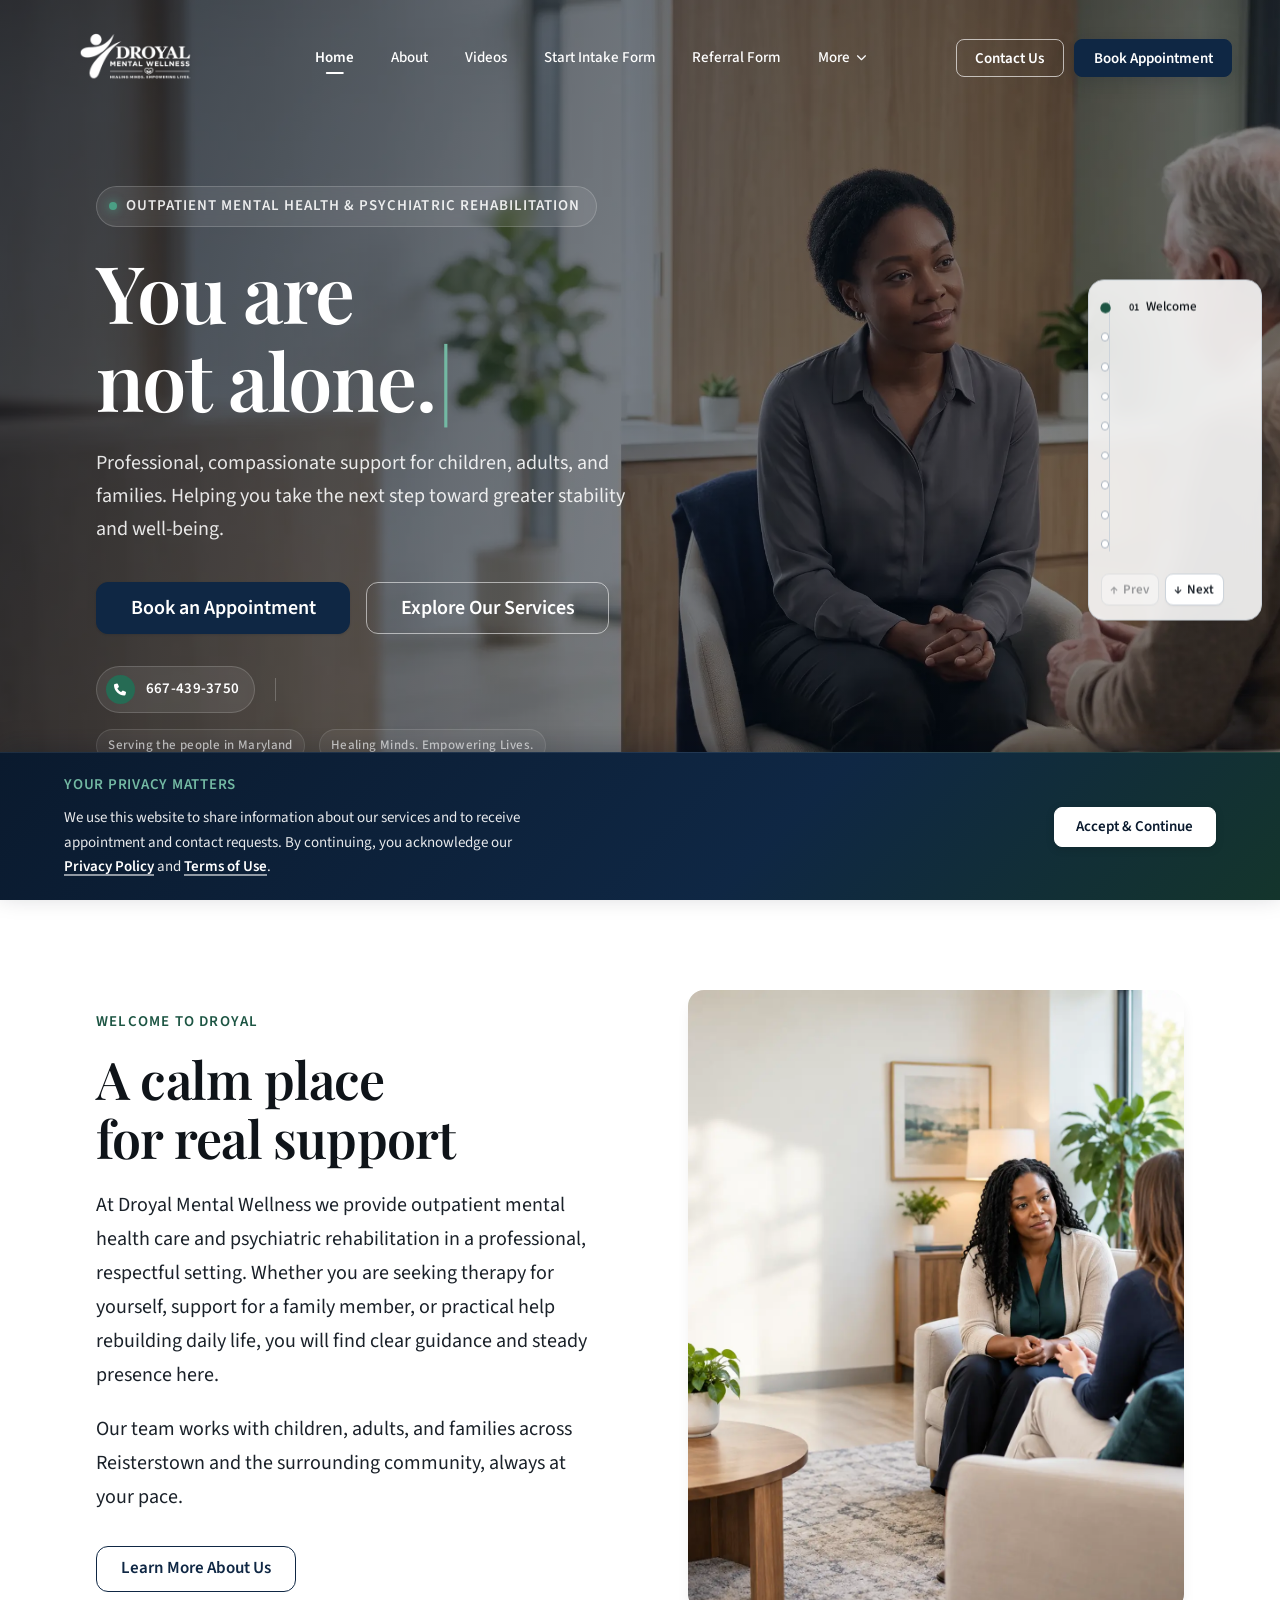
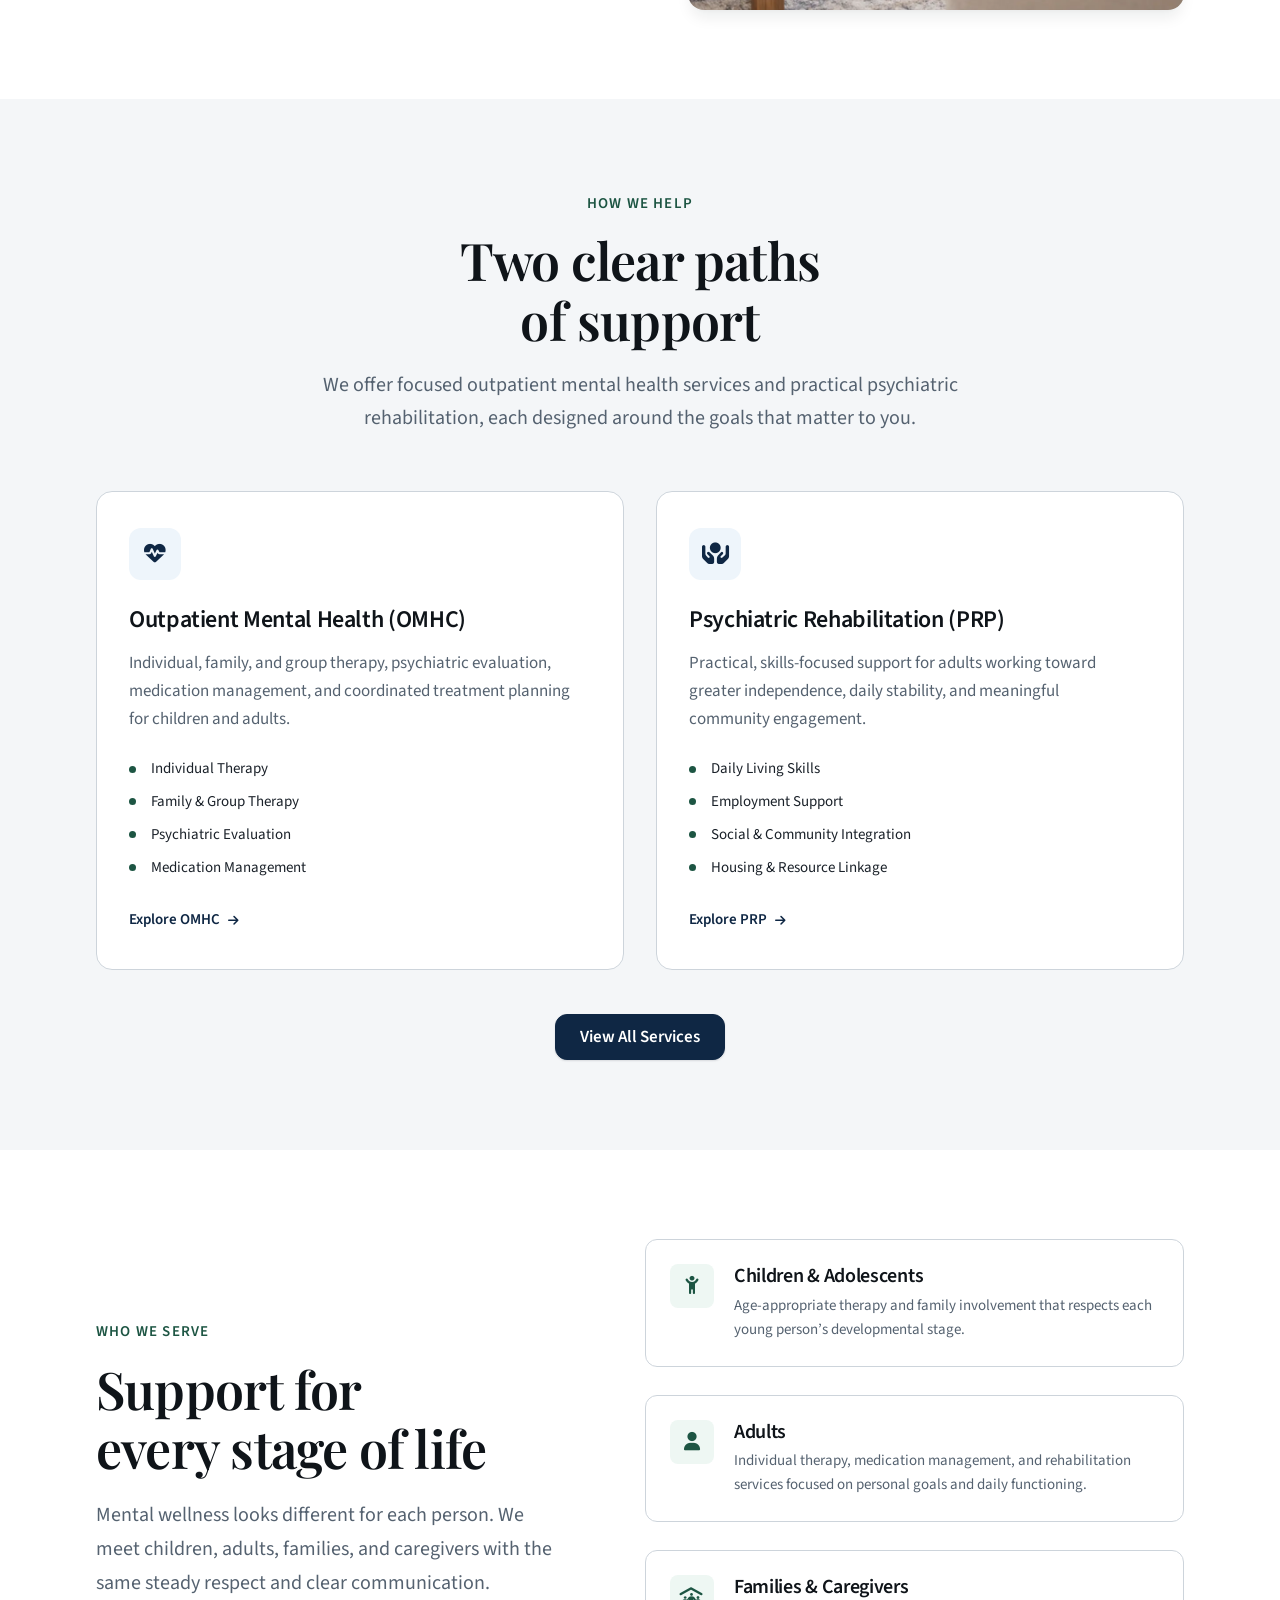
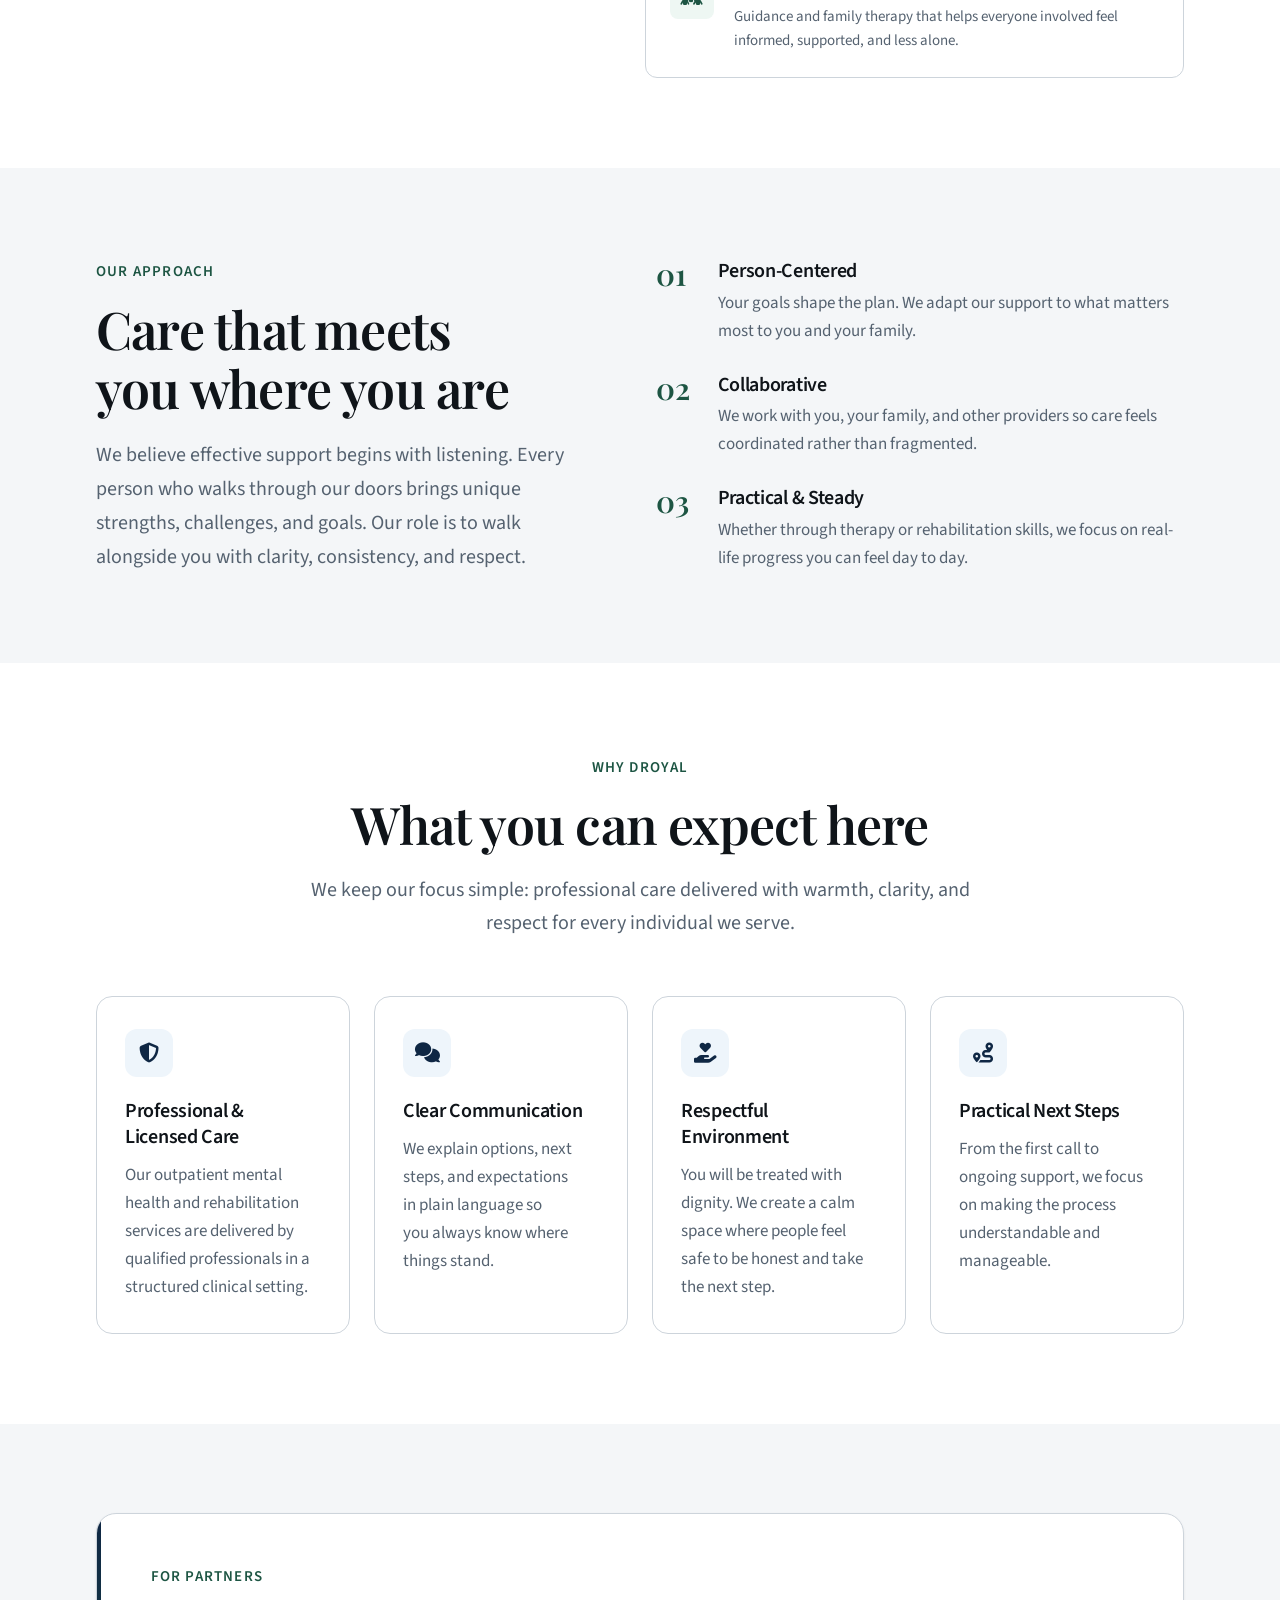
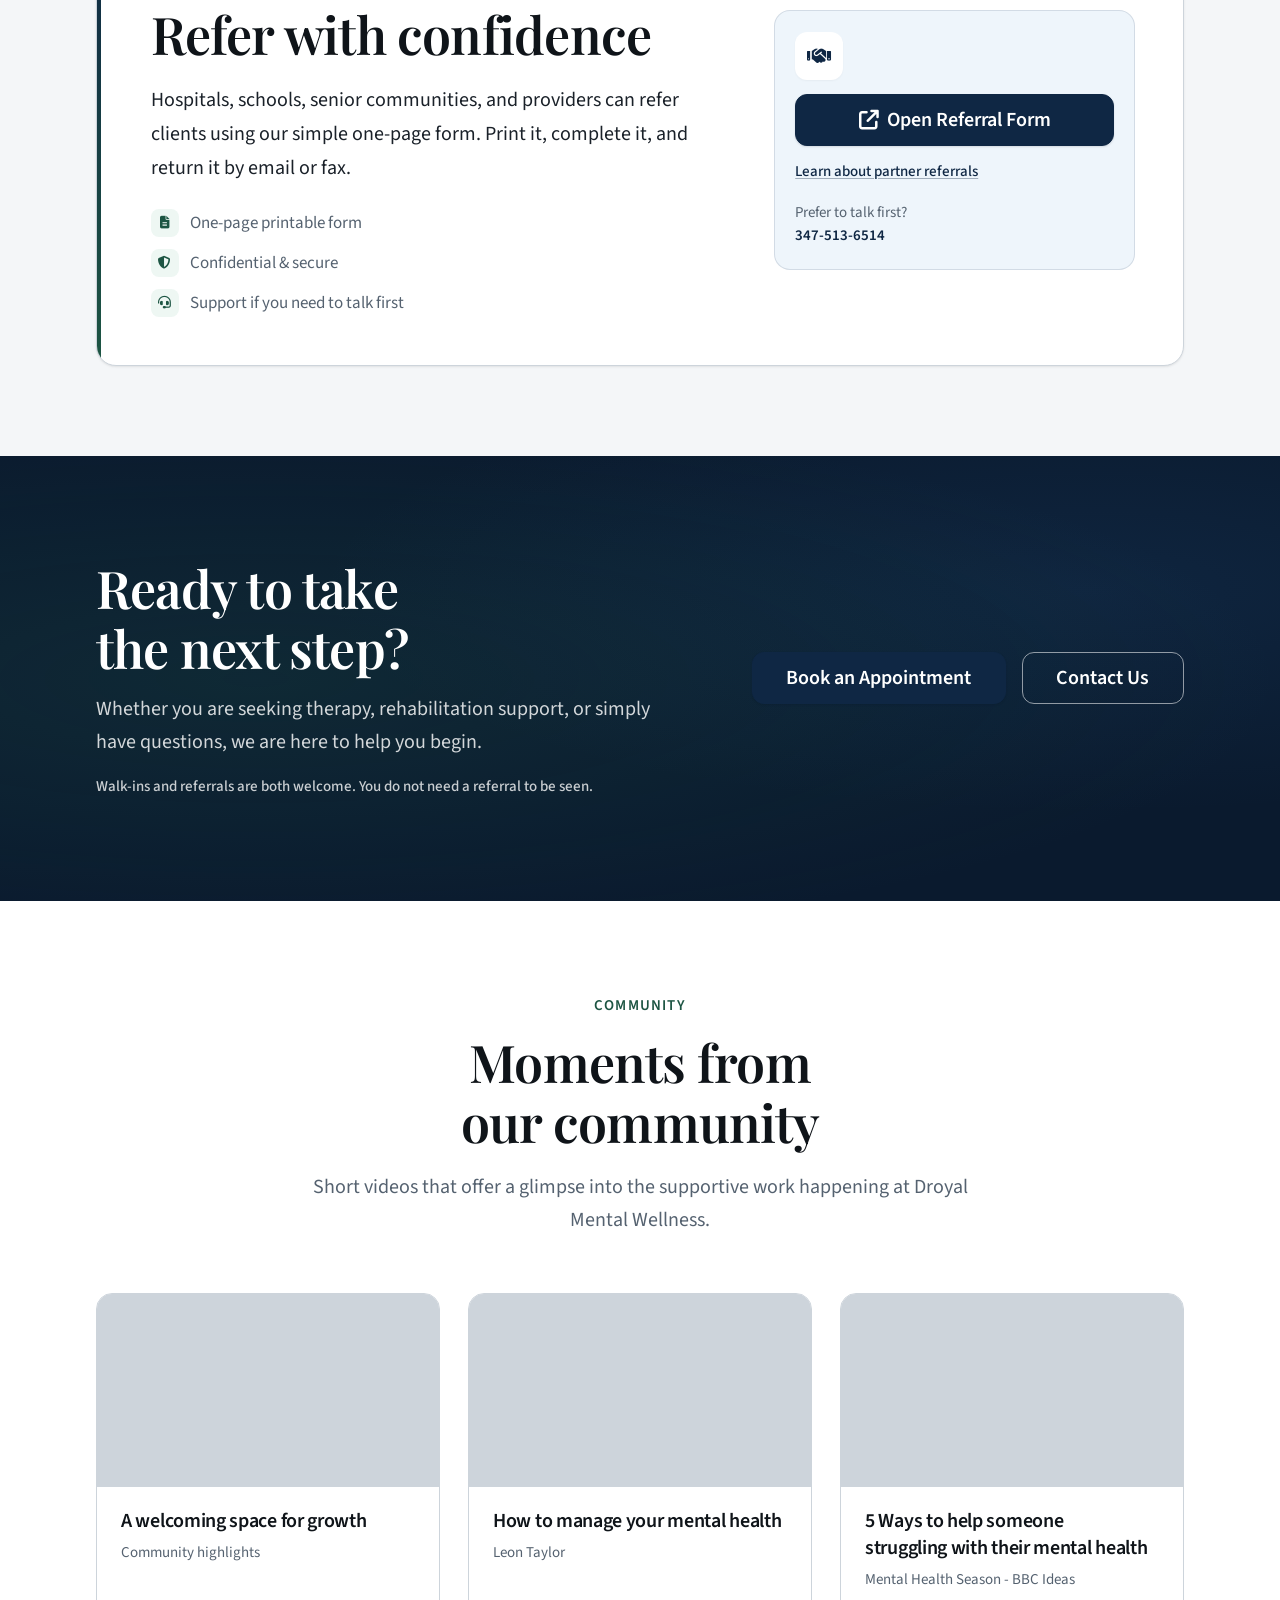
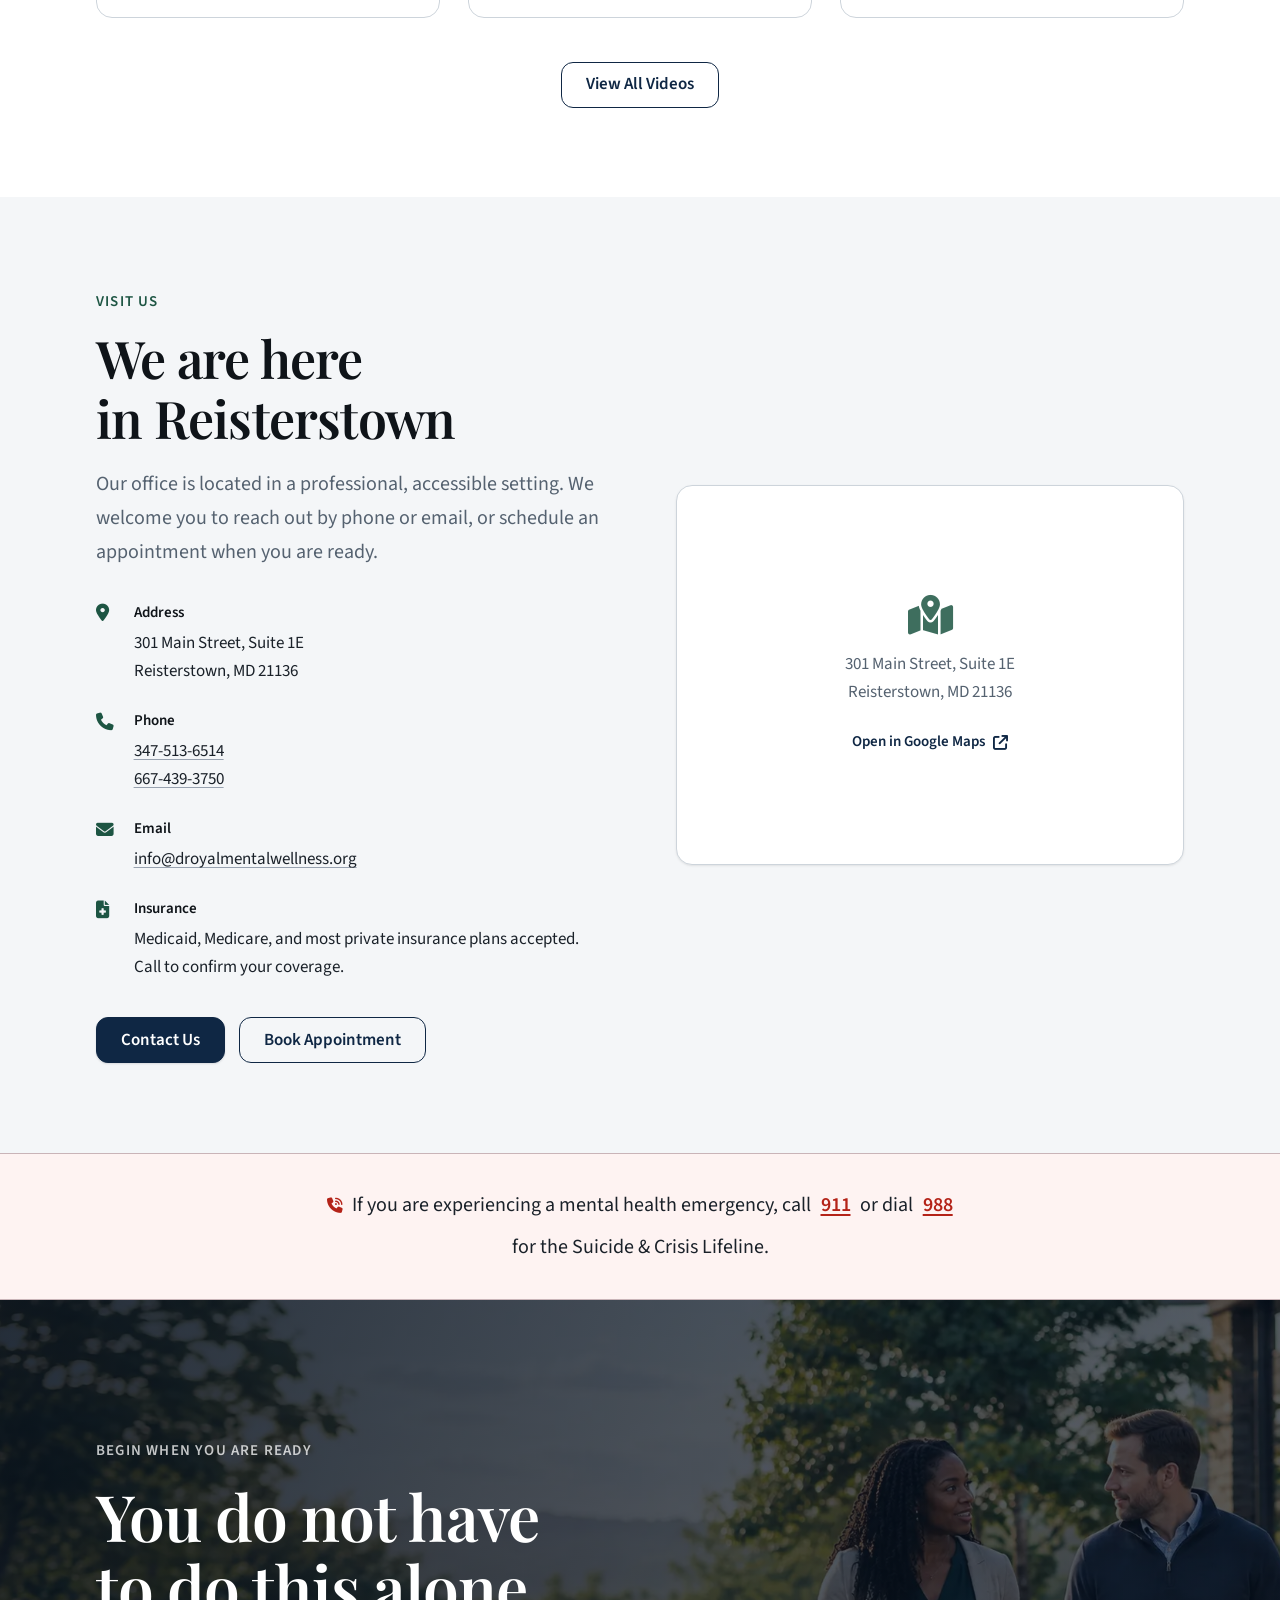
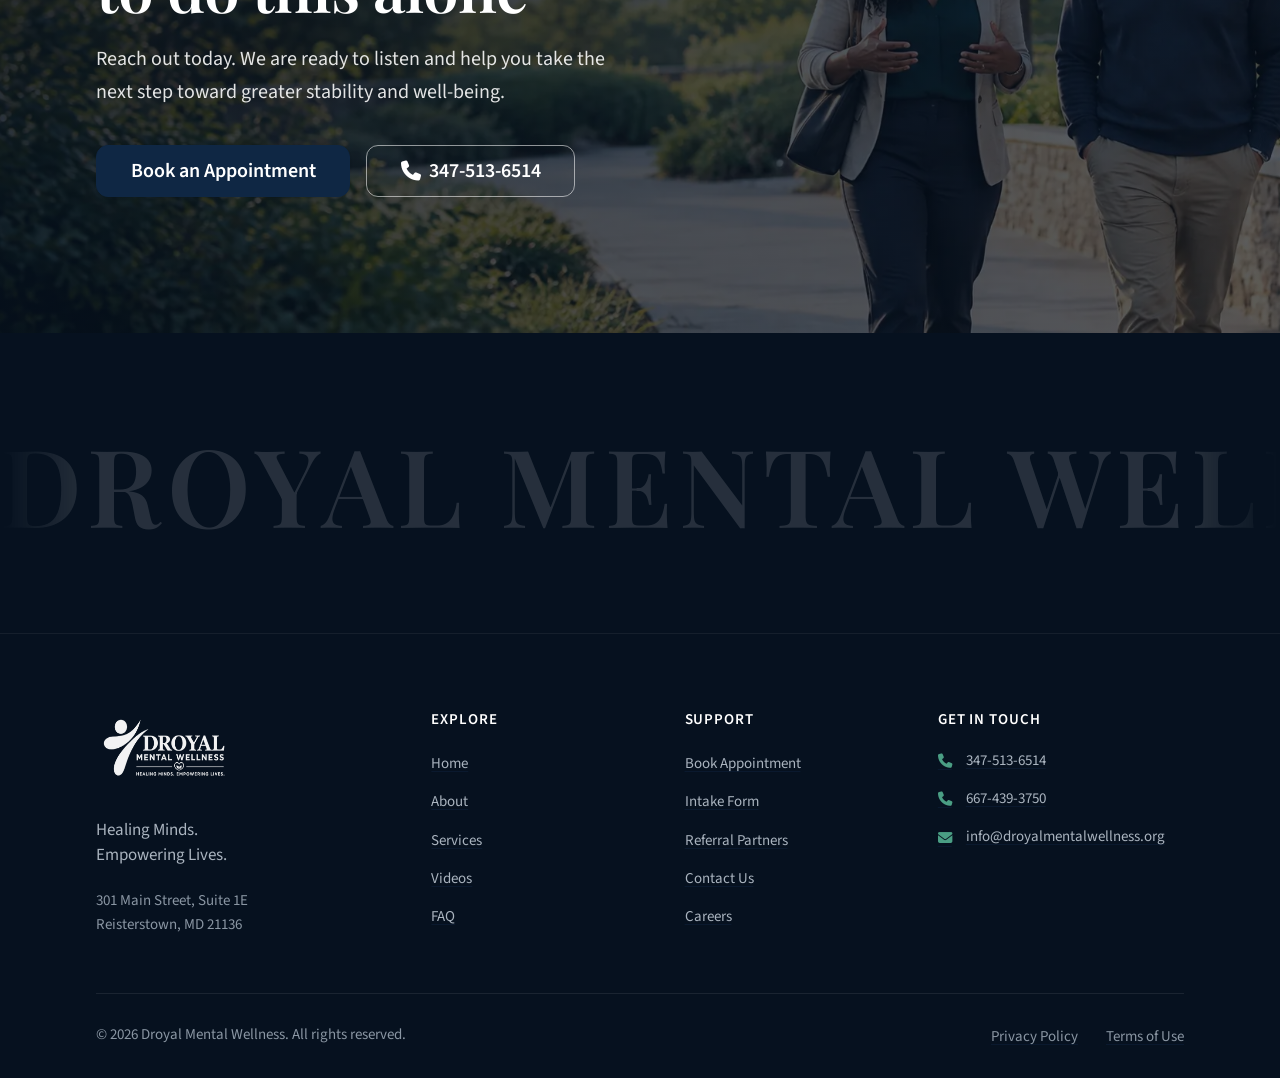
<file: index.html>
<!DOCTYPE html>
<html lang="en">
<head>
  <meta charset="UTF-8">
  <meta name="viewport" content="width=device-width, initial-scale=1.0">
  <meta http-equiv="X-UA-Compatible" content="IE=edge">
  <title>Droyal Mental Wellness | Outpatient Mental Health & Psychiatric Rehabilitation</title>
  <meta name="description" content="Droyal Mental Wellness provides compassionate outpatient mental health services and psychiatric rehabilitation for children, adults, and families in Reisterstown, Maryland.">
  <meta name="robots" content="index, follow">
  <link rel="canonical" href="https://droyalmentalwellness.org/">
  
  <meta property="og:type" content="website">
  <meta property="og:url" content="https://droyalmentalwellness.org/">
  <meta property="og:title" content="Droyal Mental Wellness | Outpatient Mental Health & Psychiatric Rehabilitation">
  <meta property="og:description" content="Compassionate outpatient mental health services and psychiatric rehabilitation for children, adults, and families.">
  <meta property="og:image" content="https://droyalmentalwellness.org/assets/images/og-default.jpg">
  <meta property="og:locale" content="en_US">
  <meta property="og:site_name" content="Droyal Mental Wellness">
  <meta name="twitter:card" content="summary_large_image">
  <meta name="twitter:title" content="Droyal Mental Wellness">
  <meta name="twitter:description" content="Compassionate outpatient mental health services and psychiatric rehabilitation.">
  
  <link rel="icon" href="favicon/favicon.ico" sizes="any">
  <link rel="icon" type="image/png" sizes="32x32" href="favicon/favicon-32x32.png">
  <link rel="icon" type="image/png" sizes="16x16" href="favicon/favicon-16x16.png">
  <link rel="apple-touch-icon" href="favicon/apple-touch-icon.png">
  
  <link rel="preconnect" href="https://fonts.googleapis.com">
  <link rel="preconnect" href="https://fonts.gstatic.com" crossorigin>
  
  <link rel="preconnect" href="https://cdnjs.cloudflare.com">
  <link href="https://fonts.googleapis.com/css2?family=Playfair+Display:wght@500;600;700&family=Source+Sans+3:wght@400;500;600;700&display=swap" rel="stylesheet">
  <link rel="stylesheet" href="https://cdnjs.cloudflare.com/ajax/libs/font-awesome/6.5.1/css/all.min.css">

  <link rel="stylesheet" href="https://unpkg.com/aos@2.3.4/dist/aos.css"/>

  <link rel="stylesheet" href="css/global.css">
  <link rel="stylesheet" href="css/index.css">
</head>

<body>
  
  <div id="header-placeholder"></div>

  <main id="main-content">

    <!--  HERO SECTION -->
    <section class="hero" data-chapter="Welcome" aria-label="Welcome to Droyal Mental Wellness">

      <div class="hero-media" aria-hidden="true">
        <video 
          class="hero-video"
          id="hero-video"
          autoplay 
          muted 
          loop 
          playsinline
          preload="metadata"
          poster="video/poster.webp"
        >
          <source src="video/droyal-her-video-.mp4" type="video/mp4">

          <img src="video/poster.webp" alt="">
        </video>
        <div class="hero-overlay"></div>
      </div>

      <div class="hero-content container">
        <div class="hero-text">

          <p class="hero-eyebrow" data-aos="fade-up" data-aos-duration="700" data-aos-delay="100">
            <span class="eyebrow-dot" aria-hidden="true"></span>
            <span class="eyebrow-text eyebrow-text--default">Outpatient Mental Health &amp; Psychiatric Rehabilitation</span>
            <span class="eyebrow-text eyebrow-text--hover">Healing Minds. Empowering Lives.</span>
          </p>

          <h1 class="hero-title" data-aos="fade-up" data-aos-duration="800" data-aos-delay="200">
            <span id="hero-typewriter" aria-live="polite">You are not alone.</span><span class="type-cursor" aria-hidden="true">|</span>
          </h1>

          <p class="hero-description" data-aos="fade-up" data-aos-duration="800" data-aos-delay="300">
            Professional, compassionate support for children, adults, and families. Helping you take the next step toward greater stability and well-being.
          </p>

          <div class="hero-actions" data-aos="fade-up" data-aos-duration="800" data-aos-delay="400">
            <a href="appointment.html" class="btn btn--primary btn--lg">
              Book an Appointment
            </a>
            <a href="services.html" class="btn btn--outline btn--lg hero-btn-secondary">
              Explore Our Services
            </a>
          </div>

          <div class="hero-meta" data-aos="fade-up" data-aos-duration="700" data-aos-delay="500">
            <a href="tel:+16674393750" class="hero-phone">
              <span class="hero-phone-icon" aria-hidden="true">
                <i class="fa-solid fa-phone"></i>
              </span>
              <span class="hero-phone-number">667-439-3750</span>
            </a>

            <div class="hero-meta-divider" aria-hidden="true"></div>

            <div class="hero-meta-tags">
              <span class="hero-meta-tag">Serving the people in Maryland</span>
              <span class="hero-meta-tag">Healing Minds. Empowering Lives.</span>
            </div>
          </div>

        </div>
      </div>

    </section>

  <!-- TRUST / INTRODUCTION -->
    <section class="section intro-section" data-chapter="About" aria-labelledby="intro-heading">
      <div class="container">
        <div class="intro-grid">

          <div class="intro-content" data-aos="fade-up" data-aos-duration="900">
            <p class="section-eyebrow">Welcome to Droyal</p>
            <h2 id="intro-heading" class="section-title">
              A calm place for real support
            </h2>
            <p class="intro-text">
              At Droyal Mental Wellness we provide outpatient mental health care and psychiatric rehabilitation in a professional, respectful setting. Whether you are seeking therapy for yourself, support for a family member, or practical help rebuilding daily life, you will find clear guidance and steady presence here.
            </p>
            <p class="intro-text">
              Our team works with children, adults, and families across Reisterstown and the surrounding community, always at your pace.
            </p>
            <a href="about.html" class="btn btn--outline">
              Learn More About Us
            </a>
          </div>

          <div class="intro-visual" data-aos="fade-up" data-aos-duration="900" data-aos-delay="150">
            <div class="intro-image-wrap">

              <img 
                src="assets/images/intro-calm-space.webp" 
                alt="Warm, professional counseling environment at Droyal Mental Wellness"
                width="560"
                height="640"
                loading="lazy"
                decoding="async"
              >
              <div class="intro-image-accent"></div>
            </div>
          </div>

        </div>
      </div>
    </section>


  <!-- HOW WE HELP — SERVICES OVERVIEW -->
    <section class="section services-overview section--alt" data-chapter="How We Help" aria-labelledby="services-heading">
      <div class="container">

        <div class="section-header text-center" data-aos="fade-up" data-aos-duration="800">
          <p class="section-eyebrow">How We Help</p>
          <h2 id="services-heading" class="section-title">
            Two clear paths of support
          </h2>
          <p class="section-lead">
            We offer focused outpatient mental health services and practical psychiatric rehabilitation, each designed around the goals that matter to you.
          </p>
        </div>

        <div class="services-cards">

          <article class="service-card" data-aos="fade-up" data-aos-duration="800" data-aos-delay="100">
            <div class="service-card-icon">
              <i class="fa-solid fa-heart-pulse" aria-hidden="true"></i>
            </div>
            <h3 class="service-card-title">Outpatient Mental Health (OMHC)</h3>
            <p class="service-card-text">
              Individual, family, and group therapy, psychiatric evaluation, medication management, and coordinated treatment planning for children and adults.
            </p>
            <ul class="service-card-list">
              <li>Individual Therapy</li>
              <li>Family & Group Therapy</li>
              <li>Psychiatric Evaluation</li>
              <li>Medication Management</li>
            </ul>
            <a href="services.html#omhc" class="service-card-link">
              Explore OMHC
              <i class="fa-solid fa-arrow-right" aria-hidden="true"></i>
            </a>
          </article>

          <article class="service-card" data-aos="fade-up" data-aos-duration="800" data-aos-delay="200">
            <div class="service-card-icon">
              <i class="fa-solid fa-hands-holding-circle" aria-hidden="true"></i>
            </div>
            <h3 class="service-card-title">Psychiatric Rehabilitation (PRP)</h3>
            <p class="service-card-text">
              Practical, skills-focused support for adults working toward greater independence, daily stability, and meaningful community engagement.
            </p>
            <ul class="service-card-list">
              <li>Daily Living Skills</li>
              <li>Employment Support</li>
              <li>Social & Community Integration</li>
              <li>Housing & Resource Linkage</li>
            </ul>
            <a href="services.html#prp" class="service-card-link">
              Explore PRP
              <i class="fa-solid fa-arrow-right" aria-hidden="true"></i>
            </a>
          </article>

        </div>

        <div class="services-cta" data-aos="fade-up" data-aos-duration="700" data-aos-delay="150">
          <a href="services.html" class="btn btn--primary">
            View All Services
          </a>
        </div>

      </div>
    </section>


    <!-- WHO WE SERVE -->
    <section class="section who-section" data-chapter="Who We Serve" aria-labelledby="who-heading">
      <div class="container">

        <div class="who-grid">

          <div class="who-content" data-aos="fade-up" data-aos-duration="850">
            <p class="section-eyebrow">Who We Serve</p>
            <h2 id="who-heading" class="section-title">
              Support for every stage of life
            </h2>
            <p class="who-lead">
              Mental wellness looks different for each person. We meet children, adults, families, and caregivers with the same steady respect and clear communication.
            </p>
          </div>

          <div class="who-list" data-aos="fade-up" data-aos-duration="850" data-aos-delay="120">
            <div class="who-item">
              <div class="who-item-icon">
                <i class="fa-solid fa-child-reaching" aria-hidden="true"></i>
              </div>
              <div>
                <h3 class="who-item-title">Children & Adolescents</h3>
                <p class="who-item-text">Age-appropriate therapy and family involvement that respects each young person’s developmental stage.</p>
              </div>
            </div>

            <div class="who-item">
              <div class="who-item-icon">
                <i class="fa-solid fa-user" aria-hidden="true"></i>
              </div>
              <div>
                <h3 class="who-item-title">Adults</h3>
                <p class="who-item-text">Individual therapy, medication management, and rehabilitation services focused on personal goals and daily functioning.</p>
              </div>
            </div>

            <div class="who-item">
              <div class="who-item-icon">
                <i class="fa-solid fa-people-roof" aria-hidden="true"></i>
              </div>
              <div>
                <h3 class="who-item-title">Families & Caregivers</h3>
                <p class="who-item-text">Guidance and family therapy that helps everyone involved feel informed, supported, and less alone.</p>
              </div>
            </div>
          </div>

        </div>
      </div>
    </section>

    <!-- OUR APPROACH -->
    <section class="section approach-section section--alt" data-chapter="Our Approach" aria-labelledby="approach-heading">
      <div class="container">

        <div class="approach-grid">

          <div class="approach-content" data-aos="fade-up" data-aos-duration="850">
            <p class="section-eyebrow">Our Approach</p>
            <h2 id="approach-heading" class="section-title">
              Care that meets you where you are
            </h2>
            <p class="approach-lead">
              We believe effective support begins with listening. Every person who walks through our doors brings unique strengths, challenges, and goals. Our role is to walk alongside you with clarity, consistency, and respect.
            </p>
          </div>

          <div class="approach-points" data-aos="fade-up" data-aos-duration="850" data-aos-delay="120">
            <div class="approach-point">
              <span class="approach-number">01</span>
              <div>
                <h3 class="approach-point-title">Person-Centered</h3>
                <p class="approach-point-text">Your goals shape the plan. We adapt our support to what matters most to you and your family.</p>
              </div>
            </div>

            <div class="approach-point">
              <span class="approach-number">02</span>
              <div>
                <h3 class="approach-point-title">Collaborative</h3>
                <p class="approach-point-text">We work with you, your family, and other providers so care feels coordinated rather than fragmented.</p>
              </div>
            </div>

            <div class="approach-point">
              <span class="approach-number">03</span>
              <div>
                <h3 class="approach-point-title">Practical & Steady</h3>
                <p class="approach-point-text">Whether through therapy or rehabilitation skills, we focus on real-life progress you can feel day to day.</p>
              </div>
            </div>
          </div>

        </div>
      </div>
    </section>


    <!-- WHY DROYAL -->
    <section class="section why-section" data-chapter="Why Droyal" aria-labelledby="why-heading">
      <div class="container">

        <div class="section-header text-center" data-aos="fade-up" data-aos-duration="800">
          <p class="section-eyebrow">Why Droyal</p>
          <h2 id="why-heading" class="section-title">
            What you can expect here
          </h2>
          <p class="section-lead">
            We keep our focus simple: professional care delivered with warmth, clarity, and respect for every individual we serve.
          </p>
        </div>

        <div class="why-grid">

          <article class="why-card" data-aos="fade-up" data-aos-duration="800" data-aos-delay="50">
            <div class="why-card-icon">
              <i class="fa-solid fa-shield-halved" aria-hidden="true"></i>
            </div>
            <h3 class="why-card-title">Professional & Licensed Care</h3>
            <p class="why-card-text">
              Our outpatient mental health and rehabilitation services are delivered by qualified professionals in a structured clinical setting.
            </p>
          </article>

          <article class="why-card" data-aos="fade-up" data-aos-duration="800" data-aos-delay="120">
            <div class="why-card-icon">
              <i class="fa-solid fa-comments" aria-hidden="true"></i>
            </div>
            <h3 class="why-card-title">Clear Communication</h3>
            <p class="why-card-text">
              We explain options, next steps, and expectations in plain language so you always know where things stand.
            </p>
          </article>

          <article class="why-card" data-aos="fade-up" data-aos-duration="800" data-aos-delay="190">
            <div class="why-card-icon">
              <i class="fa-solid fa-hand-holding-heart" aria-hidden="true"></i>
            </div>
            <h3 class="why-card-title">Respectful Environment</h3>
            <p class="why-card-text">
              You will be treated with dignity. We create a calm space where people feel safe to be honest and take the next step.
            </p>
          </article>

          <article class="why-card" data-aos="fade-up" data-aos-duration="800" data-aos-delay="260">
            <div class="why-card-icon">
              <i class="fa-solid fa-route" aria-hidden="true"></i>
            </div>
            <h3 class="why-card-title">Practical Next Steps</h3>
            <p class="why-card-text">
              From the first call to ongoing support, we focus on making the process understandable and manageable.
            </p>
          </article>

        </div>
      </div>
    </section>

    <section class="section home-referral section--alt" data-chapter="Referral" aria-labelledby="download-heading">
      <div class="container">
        <div class="home-referral-card" data-aos="fade-up" data-aos-duration="850">
          <div class="home-referral-content">
            <p class="section-eyebrow">For Partners</p>
            <h2 id="download-heading" class="section-title">Refer with confidence</h2>
            <p class="home-referral-lead">
              Hospitals, schools, senior communities, and providers can refer clients using our simple one-page form. Print it, complete it, and return it by email or fax.
            </p>
            <ul class="home-referral-points">
              <li><i class="fa-solid fa-file-lines" aria-hidden="true"></i> One-page printable form</li>
              <li><i class="fa-solid fa-shield-halved" aria-hidden="true"></i> Confidential &amp; secure</li>
              <li><i class="fa-solid fa-headset" aria-hidden="true"></i> Support if you need to talk first</li>
            </ul>
          </div>
          <div class="home-referral-aside">
            <div class="home-referral-badge" aria-hidden="true">
              <i class="fa-solid fa-handshake"></i>
            </div>
            <a href="referral-form.html" class="btn btn--primary btn--lg home-referral-btn">
              <i class="fa-solid fa-arrow-up-right-from-square" aria-hidden="true"></i>
              Open Referral Form
            </a>
            <a href="referral.html" class="home-referral-link">Learn about partner referrals</a>
            <p class="home-referral-note">
              Prefer to talk first?<br>
              <a href="tel:3475136514">347-513-6514</a>
            </p>
          </div>
        </div>
      </div>
    </section>


    <!-- APPOINTMENT CTA BAND -->
    <section class="cta-band" data-chapter="Appointment" aria-labelledby="cta-heading">
      <div class="container">
        <div class="cta-band-inner" data-aos="zoom-in" data-aos-duration="800">

          <div class="cta-band-content">
            <h2 id="cta-heading" class="cta-band-title">
              Ready to take the next step?
            </h2>
            <p class="cta-band-text">
              Whether you are seeking therapy, rehabilitation support, or simply have questions, we are here to help you begin.
            </p>
            <p class="cta-band-note">
              Walk-ins and referrals are both welcome. You do not need a referral to be seen.
            </p>
          </div>

          <div class="cta-band-actions">
            <a href="appointment.html" class="btn btn--primary btn--lg">
              Book an Appointment
            </a>
            <a href="contact.html" class="btn btn--outline btn--lg cta-band-secondary">
              Contact Us
            </a>
          </div>

        </div>
      </div>
    </section>

    <!-- COMMUNITY / VIDEOS PREVIEW -->
    <section class="section videos-preview-section" data-chapter="Skip" aria-labelledby="videos-heading">
      <div class="container">
        <div class="section-header text-center" data-aos="fade-up" data-aos-duration="800">
          <p class="section-eyebrow">Community</p>
          <h2 id="videos-heading" class="section-title">
            Moments from our community
          </h2>
          <p class="section-lead">
            Short videos that offer a glimpse into the supportive work happening at Droyal Mental Wellness.
          </p>
        </div>

        <div class="videos-preview-grid">

          <!-- Video 1 -->
          <article class="video-card" data-aos="fade-up" data-aos-duration="800" data-aos-delay="80">
            <div class="video-card-thumb">
              <iframe
                src="https://www.youtube.com/embed/0amLuVS343M"
                title="A welcoming space for growth"
                allow="accelerometer; autoplay; clipboard-write; encrypted-media; gyroscope; picture-in-picture; web-share"
                allowfullscreen
                loading="lazy"
                referrerpolicy="strict-origin-when-cross-origin"
              ></iframe>
            </div>
            <div class="video-card-body">
              <h3 class="video-card-title">A welcoming space for growth</h3>
              <p class="video-card-meta">Community highlights</p>
            </div>
          </article>

          <!-- Video 2 -->
          <article class="video-card" data-aos="fade-up" data-aos-duration="800" data-aos-delay="160">
            <div class="video-card-thumb">
              <iframe
                src="https://www.youtube.com/embed/rkZl2gsLUp4"
                title="How to manage your mental health"
                allow="accelerometer; autoplay; clipboard-write; encrypted-media; gyroscope; picture-in-picture; web-share"
                allowfullscreen
                loading="lazy"
                referrerpolicy="strict-origin-when-cross-origin"
              ></iframe>
            </div>
            <div class="video-card-body">
              <h3 class="video-card-title">How to manage your mental health</h3>
              <p class="video-card-meta">Leon Taylor</p>
            </div>
          </article>

          <!-- Video 3 -->
          <article class="video-card" data-aos="fade-up" data-aos-duration="800" data-aos-delay="240">
            <div class="video-card-thumb">
              <iframe
                src="https://www.youtube.com/embed/wIUcc8g17wg"
                title="5 Ways to help someone struggling with their mental health"
                allow="accelerometer; autoplay; clipboard-write; encrypted-media; gyroscope; picture-in-picture; web-share"
                allowfullscreen
                loading="lazy"
                referrerpolicy="strict-origin-when-cross-origin"
              ></iframe>
            </div>
            <div class="video-card-body">
              <h3 class="video-card-title">5 Ways to help someone struggling with their mental health</h3>
              <p class="video-card-meta">Mental Health Season - BBC Ideas</p>
            </div>
          </article>

        </div>

        <div class="videos-preview-cta" data-aos="fade-up" data-aos-duration="700" data-aos-delay="100">
          <a href="videos.html" class="btn btn--outline">
            View All Videos
          </a>
        </div>
      </div>
    </section>


    <!-- LOCATION & CONTACT -->
    <section class="section location-section section--alt" data-chapter="Location" aria-labelledby="location-heading">
      <div class="container">

        <div class="location-grid">

          <div class="location-content" data-aos="fade-up" data-aos-duration="850">
            <p class="section-eyebrow">Visit Us</p>
            <h2 id="location-heading" class="section-title">
              We are here in Reisterstown
            </h2>
            <p class="location-lead">
              Our office is located in a professional, accessible setting. We welcome you to reach out by phone or email, or schedule an appointment when you are ready.
            </p>

            <ul class="location-details">
              <li>
                <i class="fa-solid fa-location-dot" aria-hidden="true"></i>
                <div>
                  <strong>Address</strong>
                  <span>301 Main Street, Suite 1E<br>Reisterstown, MD 21136</span>
                </div>
              </li>
              <li>
                <i class="fa-solid fa-phone" aria-hidden="true"></i>
                <div>
                  <strong>Phone</strong>
                  <span>
                    <a href="tel:+13475136514">347-513-6514</a><br>
                    <a href="tel:+16674393750">667-439-3750</a>
                  </span>
                </div>
              </li>
              <li>
                <i class="fa-solid fa-envelope" aria-hidden="true"></i>
                <div>
                  <strong>Email</strong>
                  <span>
                    <a href="mailto:info@droyalmentalwellness.org">info@droyalmentalwellness.org</a>
                  </span>
                </div>
              </li>
              <li>
                <i class="fa-solid fa-file-medical" aria-hidden="true"></i>
                <div>
                  <strong>Insurance</strong>
                  <span>Medicaid, Medicare, and most private insurance plans accepted. Call to confirm your coverage.</span>
                </div>
              </li>
            </ul>

            <div class="location-actions">
              <a href="contact.html" class="btn btn--primary">
                Contact Us
              </a>
              <a href="appointment.html" class="btn btn--outline">
                Book Appointment
              </a>
            </div>
          </div>

          <div class="location-map" data-aos="fade-up" data-aos-duration="850" data-aos-delay="120">

            <div class="map-placeholder">
              <i class="fa-solid fa-map-location-dot" aria-hidden="true"></i>
              <p>301 Main Street, Suite 1E<br>Reisterstown, MD 21136</p>
              <a 
                href="https://maps.google.com/?q=301+Main+Street+Suite+1E+Reisterstown+MD+21136" 
                target="_blank" 
                rel="noopener noreferrer"
                class="map-link"
              >
                Open in Google Maps
                <i class="fa-solid fa-arrow-up-right-from-square" aria-hidden="true"></i>
              </a>
            </div>
          </div>

        </div>
      </div>
    </section>

    <section class="crisis-notice" data-chapter="skip" aria-label="Mental health emergency">
      <div class="container">
        <p class="crisis-notice-text">
          <i class="fa-solid fa-phone-volume" aria-hidden="true"></i>
          If you are experiencing a mental health emergency, call
          <a href="tel:911">911</a>
          or dial
          <a href="tel:988">988</a>
          for the Suicide &amp; Crisis Lifeline.
        </p>
      </div>
    </section>


    <!-- FINAL CTA -->
    <section class="final-cta" data-chapter="skip" aria-labelledby="final-cta-heading">
      <div class="final-cta-bg" aria-hidden="true">
        <img 
          src="assets/images/final-cta-bg.webp" 
          alt=""
          width="1920"
          height="800"
          loading="lazy"
          decoding="async"
        >
        <div class="final-cta-overlay"></div>
      </div>

      <div class="container">
        <div class="final-cta-content" data-aos="fade-up" data-aos-duration="900">
          <p class="final-cta-eyebrow">Begin when you are ready</p>
          <h2 id="final-cta-heading" class="final-cta-title">
            You do not have to do this alone
          </h2>
          <p class="final-cta-text">
            Reach out today. We are ready to listen and help you take the next step toward greater stability and well-being.
          </p>
          <div class="final-cta-actions">
            <a href="appointment.html" class="btn btn--primary btn--lg">
              Book an Appointment
            </a>
            <a href="tel:+13475136514" class="btn btn--outline btn--lg final-cta-phone">
              <i class="fa-solid fa-phone" aria-hidden="true"></i>
              347-513-6514
            </a>
          </div>
        </div>
      </div>
    </section>

  </main>

  <div id="footer-placeholder"></div>

    <script src="https://unpkg.com/aos@2.3.4/dist/aos.js"></script>
    <script src="js/main.js"></script>
</body>
</html>
</file>
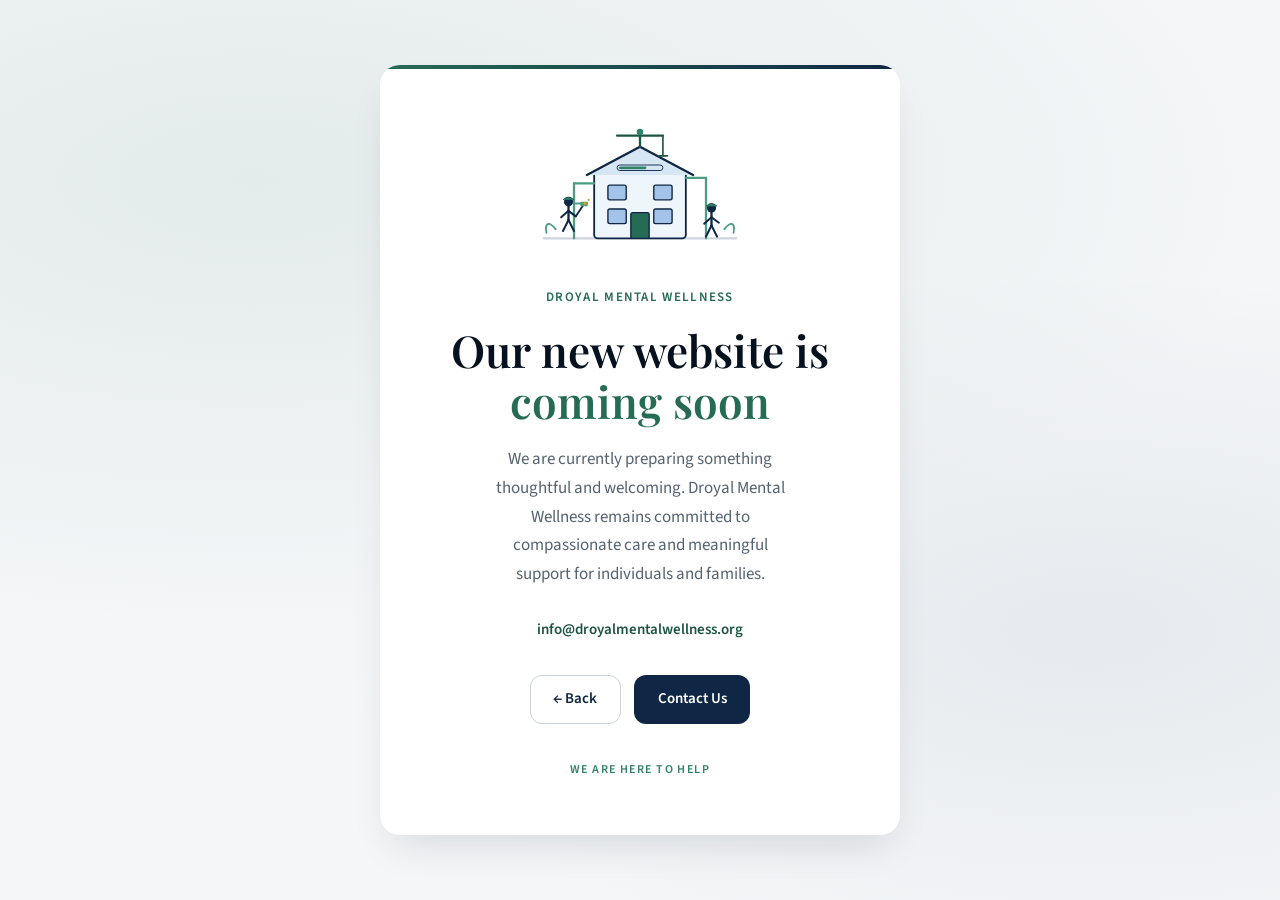
<file: components/index.html>
<!DOCTYPE html>
<html lang="en">
<head>
  <meta charset="UTF-8">
  <meta name="viewport" content="width=device-width, initial-scale=1.0">
  <title>Droyal Mental Wellness | Coming Soon</title>
  <meta name="description" content="Droyal Mental Wellness is preparing a new website. We are here to help.">

  <link rel="preconnect" href="https://fonts.googleapis.com">
  <link rel="preconnect" href="https://fonts.gstatic.com" crossorigin>
  <link href="https://fonts.googleapis.com/css2?family=Playfair+Display:wght@500;600&family=Source+Sans+3:wght@400;500;600&display=swap" rel="stylesheet">

  <style>
    :root {
      --navy-950: #06111f;
      --navy-900: #0a1a2e;
      --navy-800: #0f2744;
      --green-700: #1d5543;
      --green-600: #266b54;
      --green-500: #31826a;
      --green-400: #4a9e84;
      --neutral-600: #556270;
      --neutral-200: #cdd4db;
      --neutral-50:  #f4f6f8;
      --white:       #ffffff;

      --font-display: "Playfair Display", Georgia, serif;
      --font-body:    "Source Sans 3", system-ui, -apple-system, sans-serif;
      --radius-xl: 1.25rem;
      --transition: 250ms cubic-bezier(0.16, 1, 0.3, 1);
    }

    *, *::before, *::after {
      box-sizing: border-box;
      margin: 0;
      padding: 0;
    }

    body {
      min-height: 100vh;
      min-height: 100dvh;
      display: flex;
      align-items: center;
      justify-content: center;
      padding: 1.5rem;
      background: 
        radial-gradient(ellipse 80% 50% at 20% 20%, rgba(38, 107, 84, 0.08), transparent),
        radial-gradient(ellipse 60% 40% at 85% 70%, rgba(15, 39, 68, 0.06), transparent),
        var(--neutral-50);
      color: var(--navy-900);
      font-family: var(--font-body);
      line-height: 1.6;
      -webkit-font-smoothing: antialiased;
    }

    .card {
      width: 100%;
      max-width: 520px;
      background: var(--white);
      border-radius: var(--radius-xl);
      box-shadow: 0 20px 40px -12px rgba(6, 17, 31, 0.12);
      padding: clamp(2.5rem, 6vw, 3.5rem) clamp(1.75rem, 5vw, 2.75rem);
      text-align: center;
      position: relative;
      overflow: hidden;
    }

    .card::before {
      content: "";
      position: absolute;
      top: 0;
      left: 0;
      right: 0;
      height: 4px;
      background: linear-gradient(90deg, var(--green-600), var(--navy-800));
    }

    .illustration {
      width: 220px;
      margin: 0 auto 1.75rem;
    }

    .illustration svg {
      width: 100%;
      height: auto;
      display: block;
      overflow: visible;
    }

    .crane-arm {
      transform-origin: 100px 28px;
      animation: crane-swing 4.5s ease-in-out infinite;
    }

    .worker {
      animation: worker-bob 1.8s ease-in-out infinite;
    }

    .hammer {
      transform-origin: 48px 92px;
      animation: hammer-hit 1.1s ease-in-out infinite;
    }

    .progress-bar {
      animation: progress-grow 3.5s ease-in-out infinite alternate;
    }

    .spark {
      animation: spark-flash 1.4s ease-in-out infinite;
    }

    .leaf-left {
      animation: leaf-sway 3s ease-in-out infinite;
    }

    .leaf-right {
      animation: leaf-sway 3.2s ease-in-out infinite reverse;
    }

    @keyframes crane-swing {
      0%, 100% { transform: rotate(-6deg); }
      50% { transform: rotate(8deg); }
    }

    @keyframes worker-bob {
      0%, 100% { transform: translateY(0); }
      50% { transform: translateY(-3px); }
    }

    @keyframes hammer-hit {
      0%, 60%, 100% { transform: rotate(0deg); }
      30% { transform: rotate(-35deg); }
    }

    @keyframes progress-grow {
      0% { width: 18px; }
      100% { width: 42px; }
    }

    @keyframes spark-flash {
      0%, 70%, 100% { opacity: 0; }
      80% { opacity: 1; }
    }

    @keyframes leaf-sway {
      0%, 100% { transform: rotate(0deg); }
      50% { transform: rotate(8deg); }
    }

    .brand {
      font-size: 0.8125rem;
      font-weight: 600;
      letter-spacing: 0.1em;
      text-transform: uppercase;
      color: var(--green-600);
      margin-bottom: 1.1rem;
    }

    h1 {
      font-family: var(--font-display);
      font-size: clamp(2rem, 6.5vw, 2.75rem);
      font-weight: 600;
      line-height: 1.15;
      color: var(--navy-950);
      margin-bottom: 1.15rem;
    }

    h1 span {
      color: var(--green-600);
    }

    .lead {
      font-size: 1.0625rem;
      color: var(--neutral-600);
      max-width: 38ch;
      margin: 0 auto 1.75rem;
      line-height: 1.7;
    }

    .contact {
      display: inline-flex;
      font-size: 0.9375rem;
      font-weight: 600;
      color: var(--green-700);
      text-decoration: none;
      border-bottom: 1.5px solid transparent;
      transition: border-color var(--transition), color var(--transition);
    }

    .contact:hover {
      color: var(--navy-900);
      border-bottom-color: var(--green-500);
    }

    .actions {
      display: flex;
      flex-wrap: wrap;
      gap: 0.85rem;
      justify-content: center;
      margin-top: 2rem;
    }

    .btn {
      display: inline-flex;
      align-items: center;
      justify-content: center;
      gap: 0.4rem;
      min-height: 2.75rem;
      padding: 0.7rem 1.4rem;
      font-family: var(--font-body);
      font-size: 0.9375rem;
      font-weight: 600;
      border-radius: 0.75rem;
      text-decoration: none;
      transition: all var(--transition);
      border: 1.5px solid transparent;
    }

    .btn--primary {
      background: var(--navy-800);
      color: var(--white);
    }

    .btn--primary:hover {
      background: var(--navy-950);
      transform: translateY(-1px);
      box-shadow: 0 6px 16px rgba(6, 17, 31, 0.18);
    }

    .btn--outline {
      background: transparent;
      color: var(--navy-800);
      border-color: var(--neutral-200);
    }

    .btn--outline:hover {
      border-color: var(--navy-800);
      background: rgba(15, 39, 68, 0.04);
    }

    .tagline {
      margin-top: 2.25rem;
      font-size: 0.75rem;
      font-weight: 600;
      letter-spacing: 0.12em;
      text-transform: uppercase;
      color: var(--green-500);
    }

    /* @media (prefers-reduced-motion: reduce) {
      .crane-arm,
      .worker,
      .hammer,
      .progress-bar,
      .spark,
      .leaf-left,
      .leaf-right {
        animation: none !important;
      }
    } */

    @media (max-width: 480px) {
      body { padding: 1rem; }
      .card { padding: 2.25rem 1.35rem; }
      .illustration { width: 180px; }
      .actions { flex-direction: column; width: 100%; }
      .btn { width: 100%; }
    }
  </style>
</head>

<body>

  <main class="card">

    <div class="illustration" aria-hidden="true">
      <svg viewBox="0 0 240 150" fill="none" xmlns="http://www.w3.org/2000/svg">

        <path d="M15 128 H225" stroke="#cdd4db" stroke-width="2.5" stroke-linecap="round"/>

        <rect x="70" y="55" width="100" height="73" rx="4" fill="#eef5fb" stroke="#0f2744" stroke-width="2"/>
        <path d="M62 59 L120 28 L178 59" stroke="#0f2744" stroke-width="2.5" stroke-linecap="round" stroke-linejoin="round" fill="#d6e6f5"/>

        <rect x="85" y="70" width="20" height="16" rx="2" fill="#a3c4e8" stroke="#0f2744" stroke-width="1.5"/>
        <rect x="135" y="70" width="20" height="16" rx="2" fill="#a3c4e8" stroke="#0f2744" stroke-width="1.5"/>
        <rect x="85" y="96" width="20" height="16" rx="2" fill="#a3c4e8" stroke="#0f2744" stroke-width="1.5"/>
        <rect x="135" y="96" width="20" height="16" rx="2" fill="#a3c4e8" stroke="#0f2744" stroke-width="1.5"/>

        <rect x="110" y="100" width="20" height="28" rx="2" fill="#266b54" stroke="#0f2744" stroke-width="1.5"/>

        <path d="M48 128 V68" stroke="#4a9e84" stroke-width="2.5" stroke-linecap="round"/>
        <path d="M48 68 H70" stroke="#4a9e84" stroke-width="2.5" stroke-linecap="round"/>
        <path d="M48 90 H62" stroke="#4a9e84" stroke-width="2" stroke-linecap="round"/>

        <path d="M192 128 V62" stroke="#4a9e84" stroke-width="2.5" stroke-linecap="round"/>
        <path d="M192 62 H170" stroke="#4a9e84" stroke-width="2.5" stroke-linecap="round"/>

        <g class="crane-arm">
          <path d="M120 28 V12" stroke="#1d5543" stroke-width="2.5" stroke-linecap="round"/>
          <path d="M95 16 H145" stroke="#1d5543" stroke-width="2.5" stroke-linecap="round"/>
          <circle cx="120" cy="12" r="3.5" fill="#31826a"/>
          <path d="M145 16 V38" stroke="#1d5543" stroke-width="1.8" stroke-linecap="round"/>
          <path d="M140 38 H150" stroke="#1d5543" stroke-width="1.8" stroke-linecap="round"/>
        </g>

        <g class="worker">
          <circle cx="42" cy="88" r="5" fill="#0f2744"/>
          <path d="M42 93 V108" stroke="#0f2744" stroke-width="2.5" stroke-linecap="round"/>
          <path d="M42 98 L34 105" stroke="#0f2744" stroke-width="2.2" stroke-linecap="round"/>
          <path d="M42 98 L50 104" stroke="#0f2744" stroke-width="2.2" stroke-linecap="round"/>
          <path d="M42 108 L36 120" stroke="#0f2744" stroke-width="2.2" stroke-linecap="round"/>
          <path d="M42 108 L48 120" stroke="#0f2744" stroke-width="2.2" stroke-linecap="round"/>
          <path d="M36 86 Q42 80 48 86" fill="#31826a" stroke="#1d5543" stroke-width="1"/>
          <g class="hammer">
            <path d="M50 104 L58 92" stroke="#0f2744" stroke-width="2" stroke-linecap="round"/>
            <rect x="55" y="88" width="8" height="5" rx="1" fill="#4a9e84"/>
          </g>
        </g>

        <g class="worker" style="animation-delay: -0.6s">
          <circle cx="198" cy="95" r="5" fill="#0f2744"/>
          <path d="M198 100 V114" stroke="#0f2744" stroke-width="2.5" stroke-linecap="round"/>
          <path d="M198 105 L190 112" stroke="#0f2744" stroke-width="2.2" stroke-linecap="round"/>
          <path d="M198 105 L206 111" stroke="#0f2744" stroke-width="2.2" stroke-linecap="round"/>
          <path d="M198 114 L192 126" stroke="#0f2744" stroke-width="2.2" stroke-linecap="round"/>
          <path d="M198 114 L204 126" stroke="#0f2744" stroke-width="2.2" stroke-linecap="round"/>
          <path d="M192 93 Q198 87 204 93" fill="#31826a" stroke="#1d5543" stroke-width="1"/>
        </g>

        <rect x="95" y="48" width="50" height="6" rx="3" fill="#d6e6f5" stroke="#0f2744" stroke-width="1"/>
        <rect class="progress-bar" x="97" y="49.5" width="30" height="3" rx="1.5" fill="#31826a"/>

        <circle class="spark" cx="60" cy="90" r="1.8" fill="#c9a227"/>
        <circle class="spark" cx="64" cy="86" r="1.2" fill="#c9a227" style="animation-delay: 0.2s"/>

        <path class="leaf-left" d="M28 118 C20 108 16 112 18 122" stroke="#4a9e84" stroke-width="2" stroke-linecap="round" fill="none"/>
        <path class="leaf-right" d="M212 118 C220 108 224 112 222 122" stroke="#4a9e84" stroke-width="2" stroke-linecap="round" fill="none"/>
      </svg>
    </div>

    <div class="brand">Droyal Mental Wellness</div>

    <h1>
      Our new website is<br>
      <span>coming soon</span>
    </h1>

    <p class="lead">
      We are currently preparing something thoughtful and welcoming.
      Droyal Mental Wellness remains committed to compassionate care
      and meaningful support for individuals and families.
    </p>

    <a class="contact" href="mailto:info@droyalmentalwellness.org">
      info@droyalmentalwellness.org
    </a>

    <div class="actions">
      <a href="https://linktr.ee/droyalmentalwellness" class="btn btn--outline">← Back</a>
      <a href="mailto:info@droyalmentalwellness.org" class="btn btn--primary">Contact Us</a>
    </div>

    <div class="tagline">We Are Here To Help</div>

  </main>

</body>
</html>
</file>
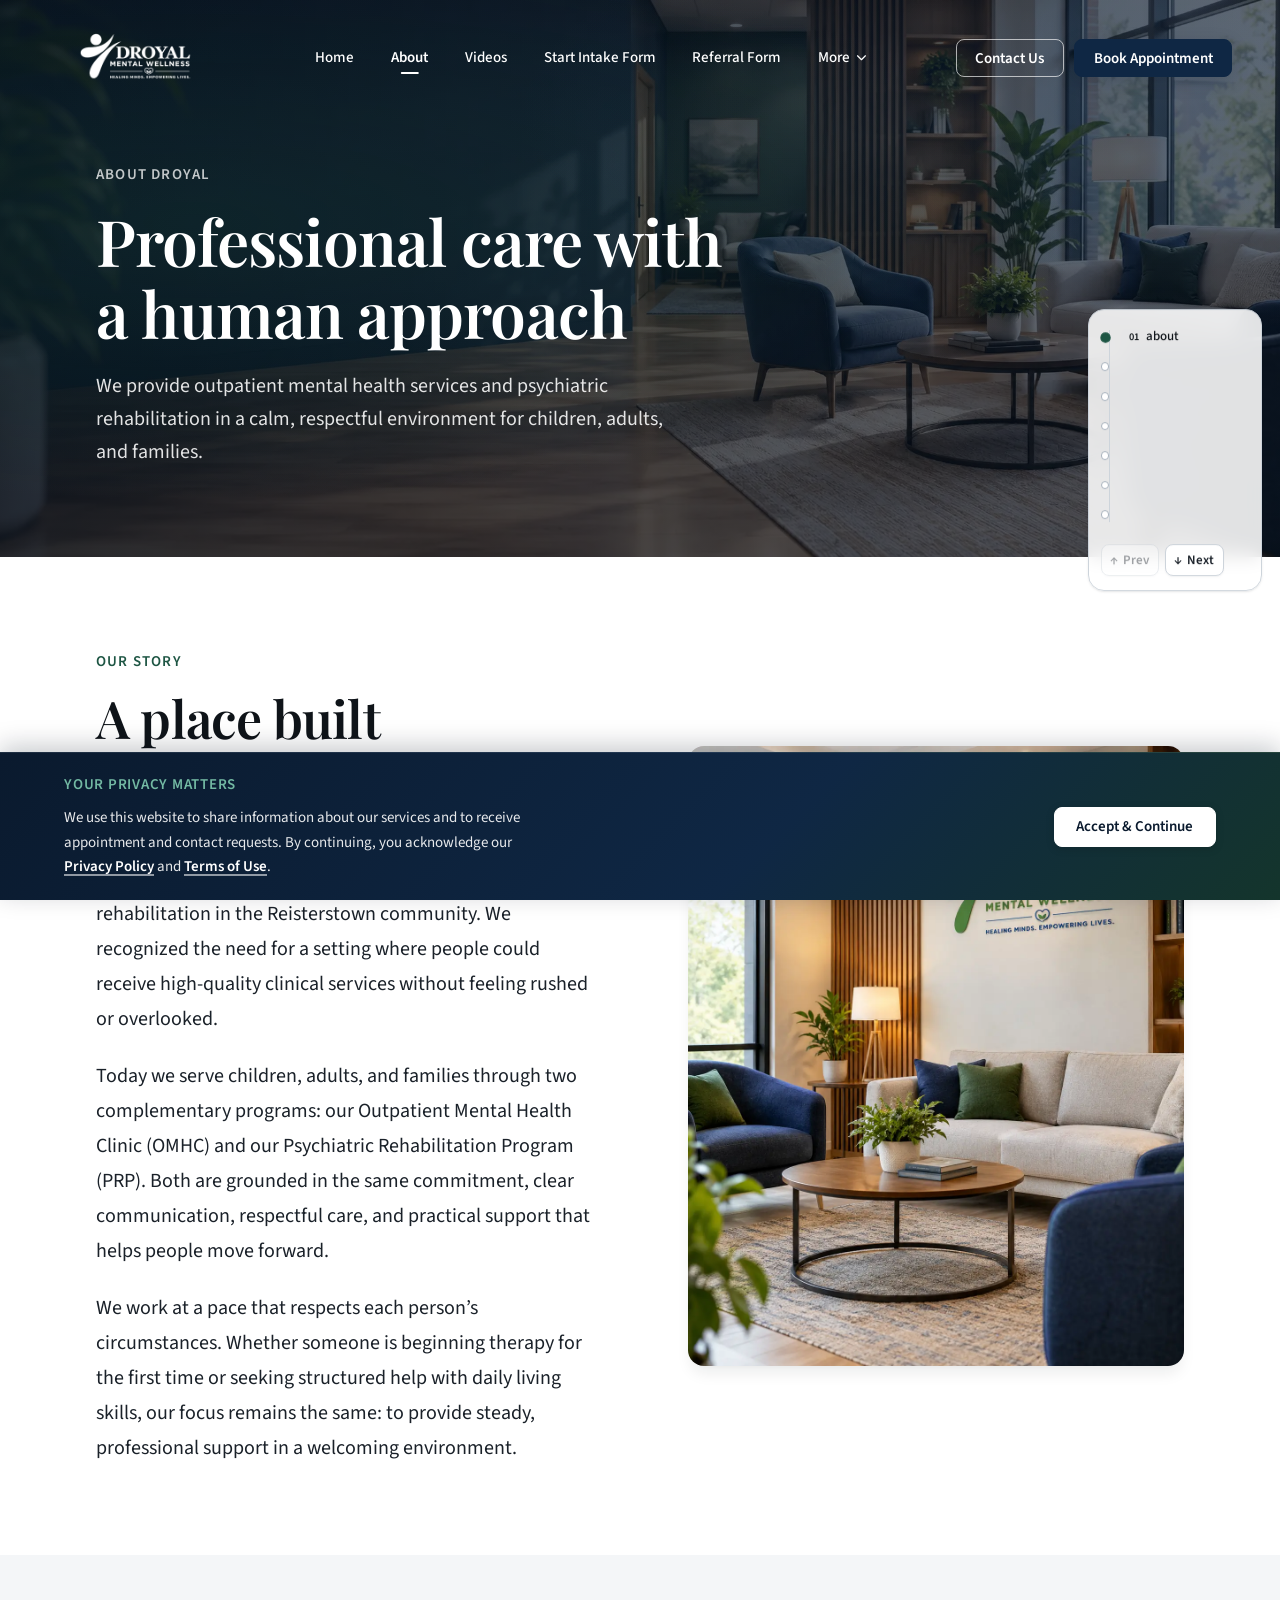
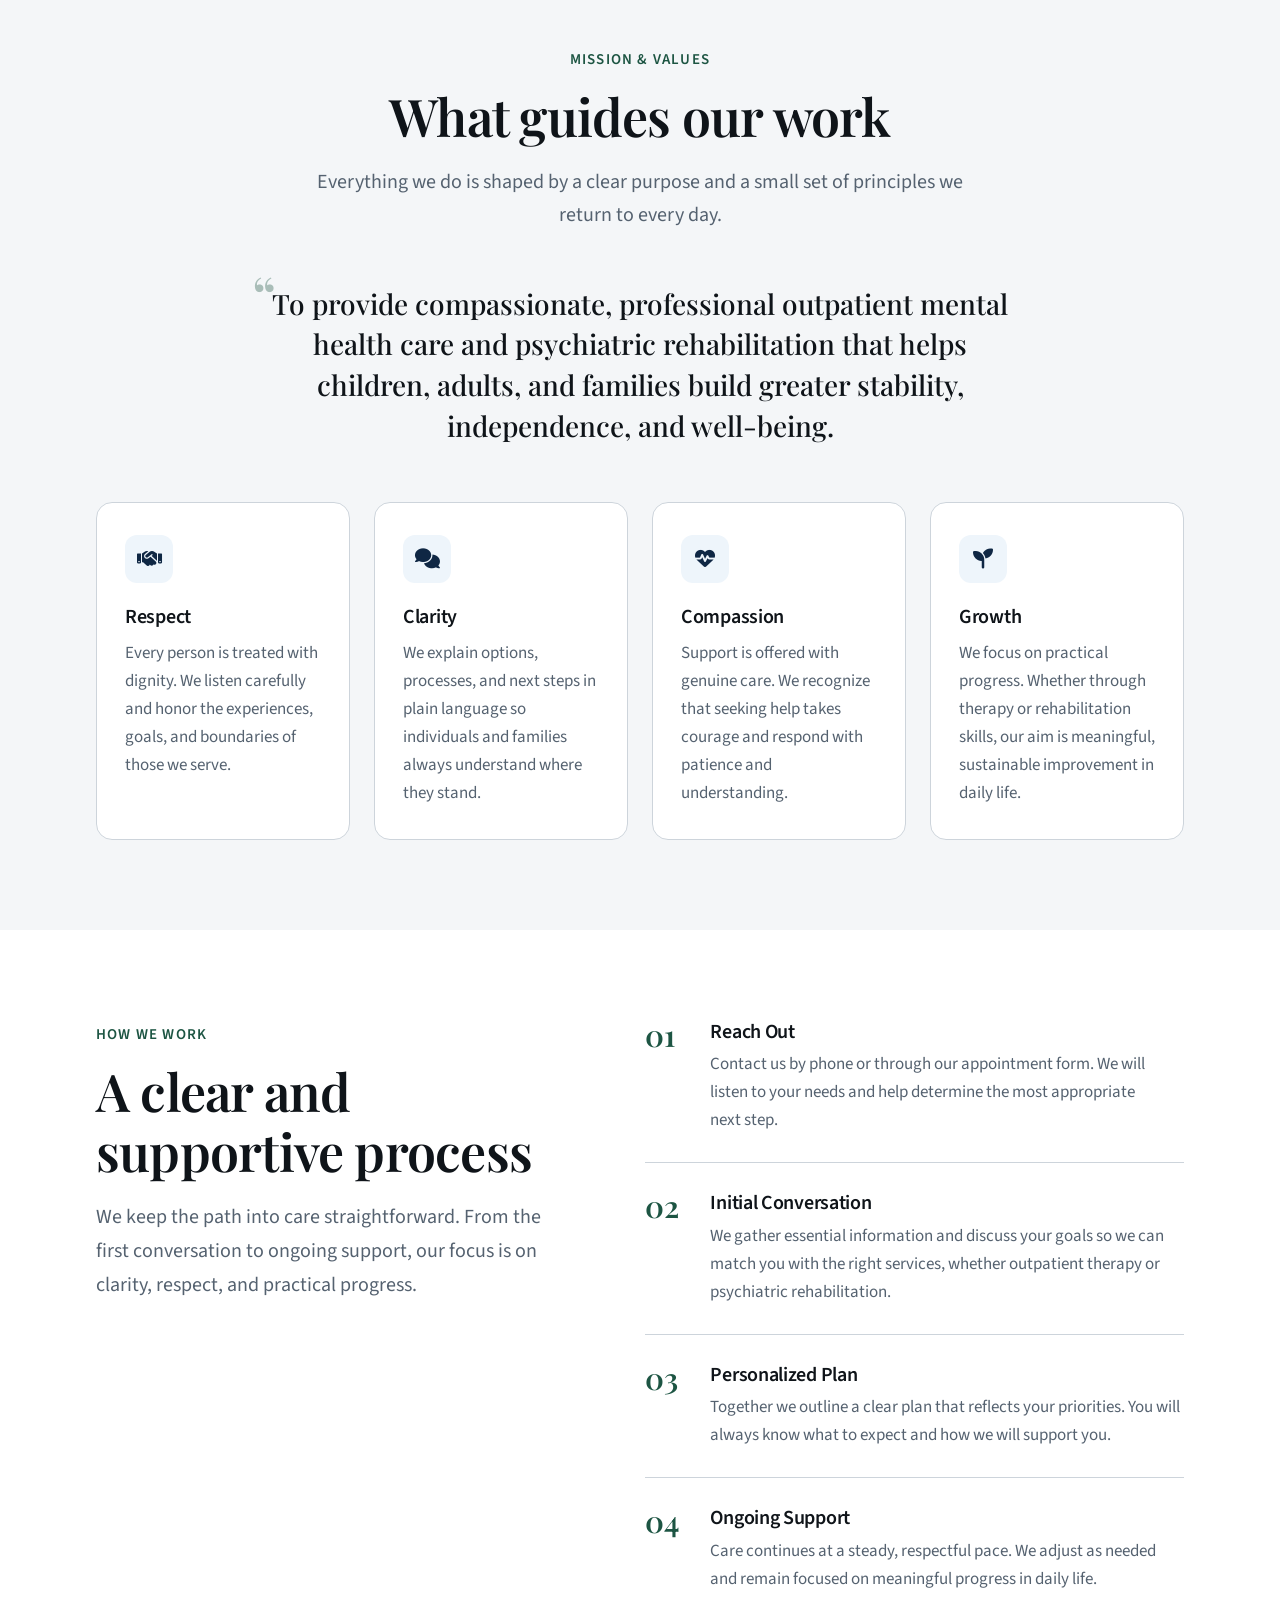
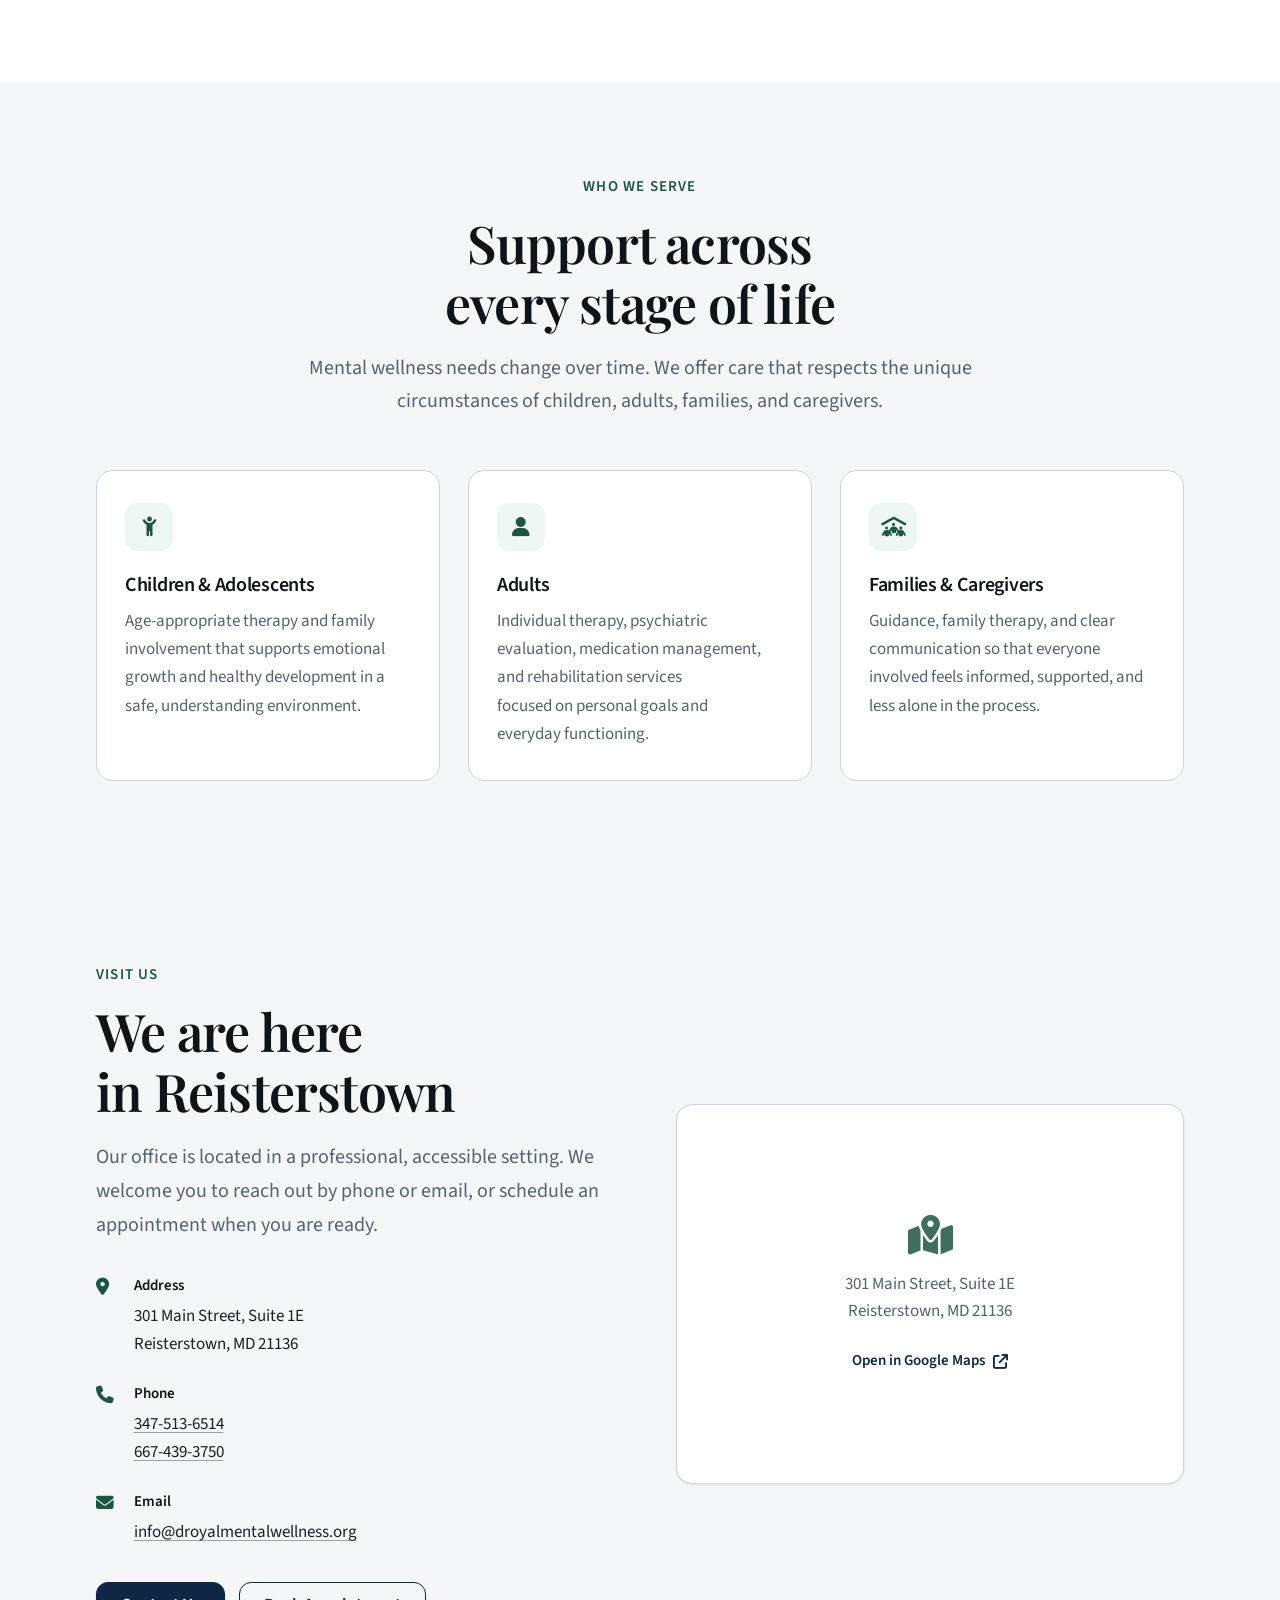
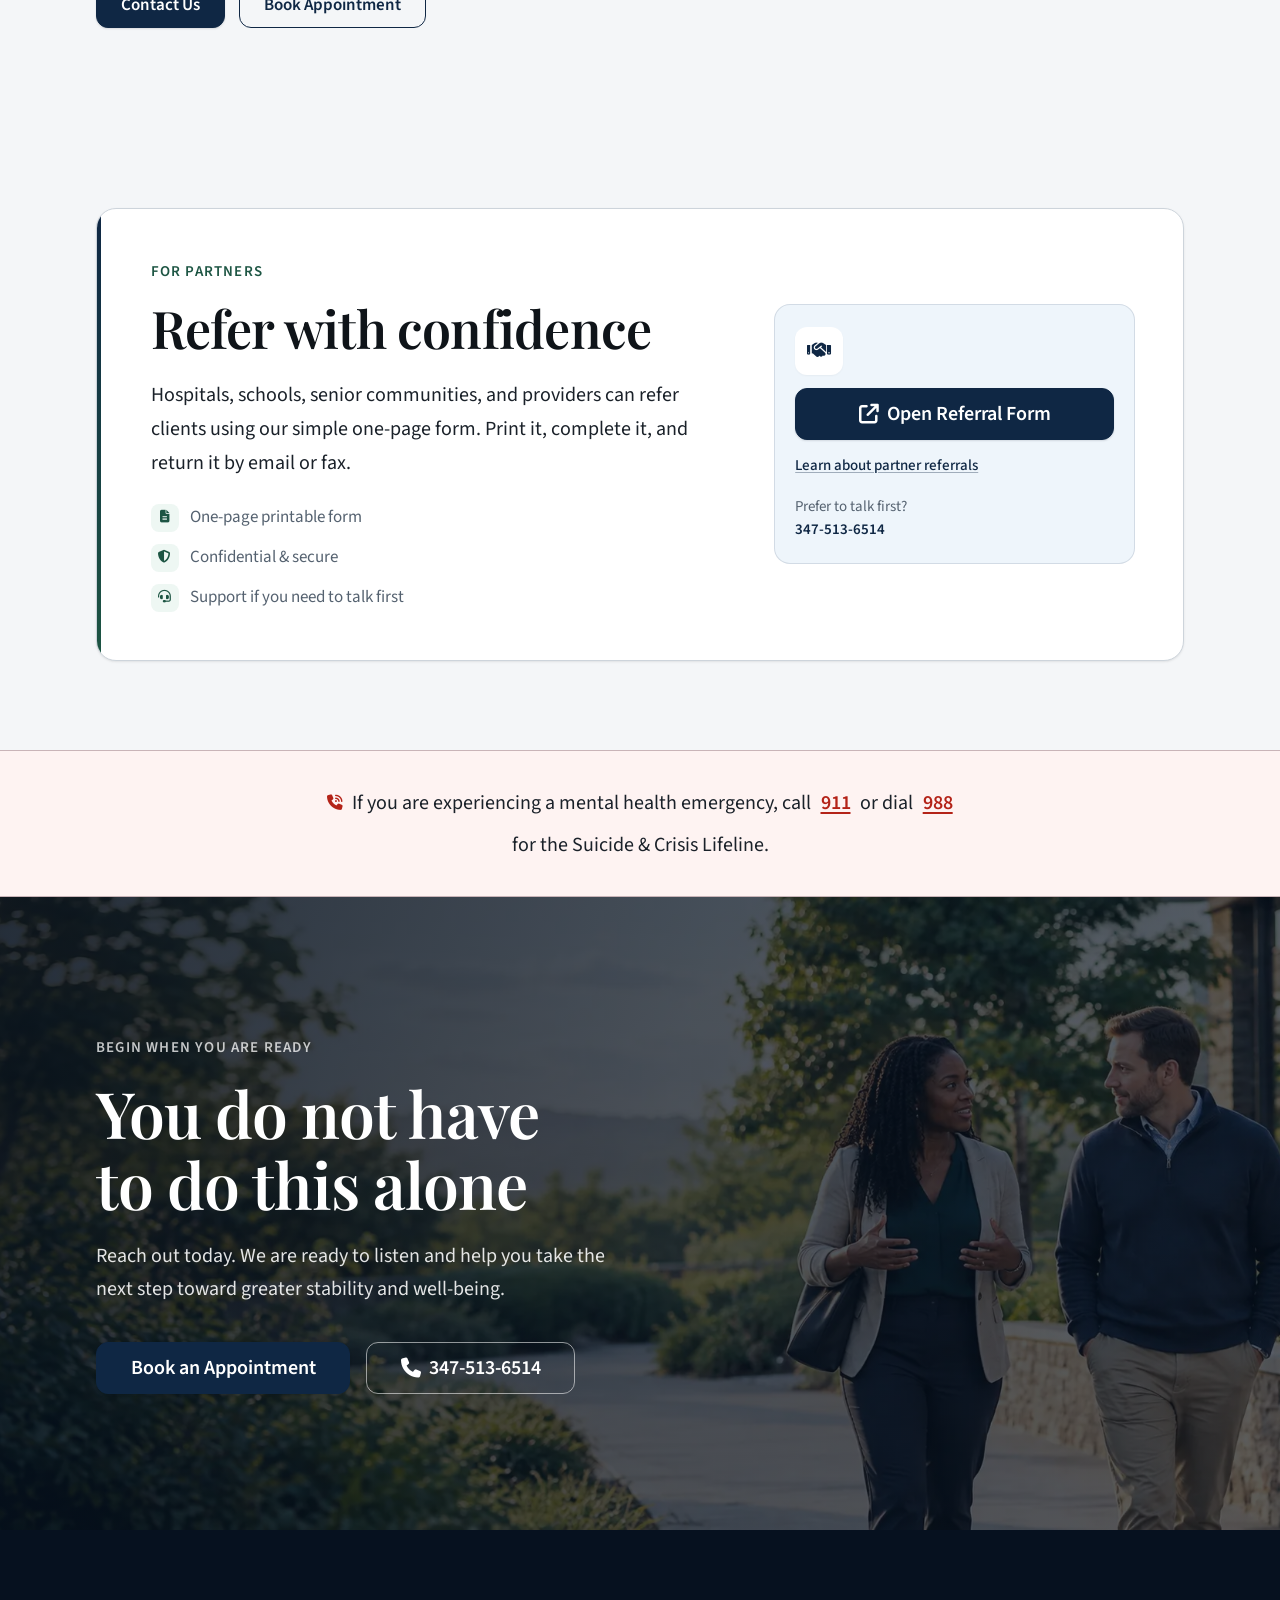
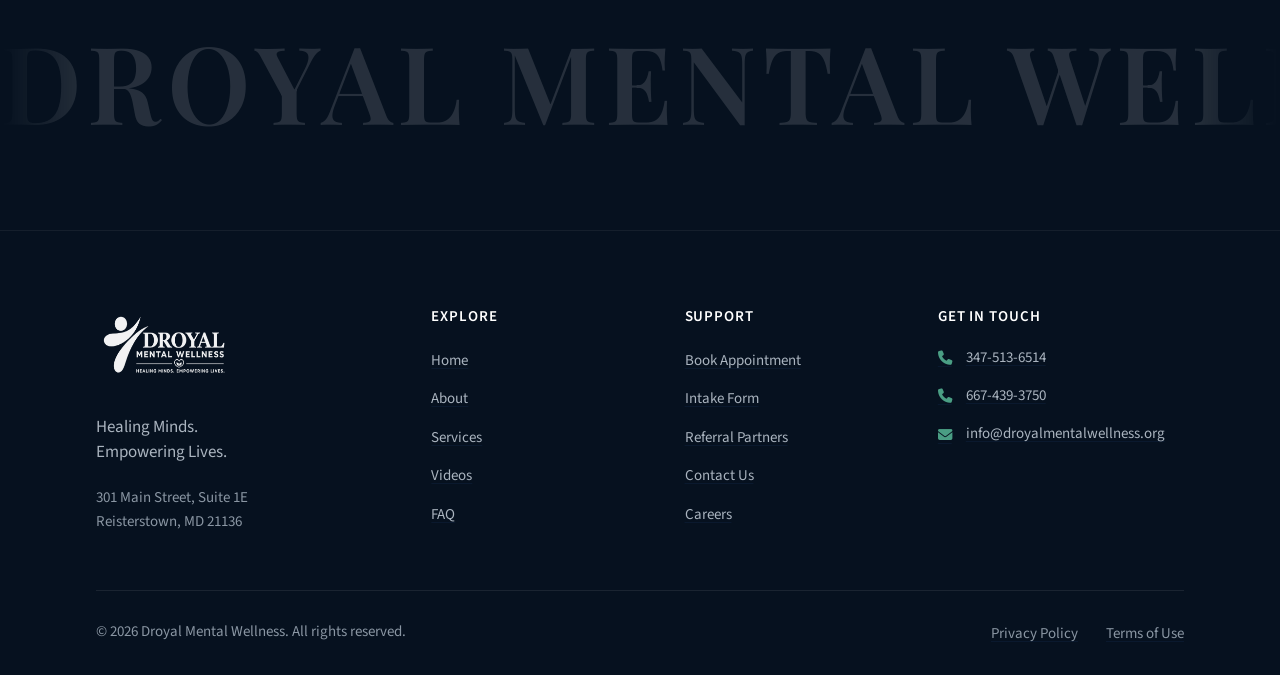
<file: about.html>
<!DOCTYPE html>
<html lang="en">
<head>
  <meta charset="UTF-8">
  <meta name="viewport" content="width=device-width, initial-scale=1.0">
  <meta http-equiv="X-UA-Compatible" content="IE=edge">

  <title>About Us | Droyal Mental Wellness</title>
  <meta name="description" content="Learn about Droyal Mental Wellness — a professional outpatient mental health and psychiatric rehabilitation provider serving children, adults, and families in Reisterstown, Maryland.">
  <meta name="robots" content="index, follow">
  <link rel="canonical" href="https://droyalmentalwellness.org/about.html">

  <meta property="og:type" content="website">
  <meta property="og:url" content="https://droyalmentalwellness.org/about.html">
  <meta property="og:title" content="About Us | Droyal Mental Wellness">
  <meta property="og:description" content="Professional outpatient mental health and psychiatric rehabilitation services in Reisterstown, Maryland.">
  <meta property="og:image" content="https://droyalmentalwellness.org/assets/images/og-default.jpg">
  <meta property="og:locale" content="en_US">
  <meta property="og:site_name" content="Droyal Mental Wellness">

  <link rel="icon" href="favicon/favicon.ico" sizes="any">
  <link rel="icon" type="image/png" sizes="32x32" href="favicon/favicon-32x32.png">
  <link rel="icon" type="image/png" sizes="16x16" href="favicon/favicon-16x16.png">
  <link rel="apple-touch-icon" href="favicon/apple-touch-icon.png">

  <link rel="preconnect" href="https://fonts.googleapis.com">
  <link rel="preconnect" href="https://fonts.gstatic.com" crossorigin>
  <link rel="preconnect" href="https://cdnjs.cloudflare.com">

  <link href="https://fonts.googleapis.com/css2?family=Playfair+Display:wght@500;600;700&family=Source+Sans+3:wght@400;500;600;700&display=swap" rel="stylesheet">
  <link rel="stylesheet" href="https://cdnjs.cloudflare.com/ajax/libs/font-awesome/6.5.1/css/all.min.css">
    
  <link rel="stylesheet" href="https://unpkg.com/aos@2.3.4/dist/aos.css"/>


  <link rel="stylesheet" href="css/global.css">
  <link rel="stylesheet" href="css/about.css">
</head>

<body>
  <div id="header-placeholder"></div>

  <main id="main-content">

    <!-- PAGE HERO -->
    <section class="page-hero" data-chapter="about" aria-labelledby="about-hero-heading">
    <div class="page-hero-bg" aria-hidden="true">
        <img 
        src="assets/images/about-hero-.webp" 
        alt=""
        width="1920"
        height="900"
        loading="eager"
        decoding="async"
        >
        <div class="page-hero-overlay"></div>
    </div>

    <div class="container">
        <div class="page-hero-content" data-aos="fade-up" data-aos-duration="900">
        <p class="page-hero-eyebrow">About Droyal</p>
        <h1 id="about-hero-heading" class="page-hero-title">
            Professional care with a human approach
        </h1>
        <p class="page-hero-lead">
            We provide outpatient mental health services and psychiatric rehabilitation in a calm, respectful environment for children, adults, and families.
        </p>
        </div>
    </div>
    </section>


    <!-- OUR STORY / INTRODUCTION -->
    <section class="section about-intro"  data-chapter="Our Story" aria-labelledby="story-heading">
      <div class="container">
        <div class="about-intro-grid">

          <div class="about-intro-content" data-aos="fade-up" data-aos-duration="900">
            <p class="section-eyebrow">Our Story</p>
            <h2 id="story-heading" class="section-title">
              A place built for real support
            </h2>
            <div class="about-intro-text">
              <p>
                Droyal Mental Wellness was established to offer accessible, professional mental health care and psychiatric rehabilitation in the Reisterstown community. We recognized the need for a setting where people could receive high-quality clinical services without feeling rushed or overlooked.
              </p>
              <p>
                Today we serve children, adults, and families through two complementary programs: our Outpatient Mental Health Clinic (OMHC) and our Psychiatric Rehabilitation Program (PRP). Both are grounded in the same commitment, clear communication, respectful care, and practical support that helps people move forward.
              </p>
              <p>
                We work at a pace that respects each person’s circumstances. Whether someone is beginning therapy for the first time or seeking structured help with daily living skills, our focus remains the same: to provide steady, professional support in a welcoming environment.
              </p>
            </div>
          </div>

          <div class="about-intro-visual" data-aos="fade-up" data-aos-duration="900" data-aos-delay="150">
            <div class="about-intro-image-wrap">
              <img 
                src="assets/images/about-ab.webp" 
                alt="Calm and professional interior at Droyal Mental Wellness"
                width="560"
                height="700"
                loading="lazy"
                decoding="async"
              >
              <div class="about-intro-accent"></div>
            </div>
          </div>

        </div>
      </div>
    </section>


    <!-- MISSION & VALUES -->
    <section class="section mission-section section--alt" data-chapter="Mission" aria-labelledby="mission-heading">
      <div class="container">

        <div class="section-header text-center" data-aos="fade-up" data-aos-duration="800">
          <p class="section-eyebrow">Mission & Values</p>
          <h2 id="mission-heading" class="section-title">
            What guides our work
          </h2>
          <p class="section-lead">
            Everything we do is shaped by a clear purpose and a small set of principles we return to every day.
          </p>
        </div>

        <div class="mission-statement" data-aos="fade-up" data-aos-duration="850">
          <blockquote>
            To provide compassionate, professional outpatient mental health care and psychiatric rehabilitation that helps children, adults, and families build greater stability, independence, and well-being.
          </blockquote>
        </div>

        <div class="values-grid">

          <article class="value-card" data-aos="fade-up" data-aos-duration="800" data-aos-delay="60">
            <div class="value-card-icon">
              <i class="fa-solid fa-handshake" aria-hidden="true"></i>
            </div>
            <h3 class="value-card-title">Respect</h3>
            <p class="value-card-text">
              Every person is treated with dignity. We listen carefully and honor the experiences, goals, and boundaries of those we serve.
            </p>
          </article>

          <article class="value-card" data-aos="fade-up" data-aos-duration="800" data-aos-delay="140">
            <div class="value-card-icon">
              <i class="fa-solid fa-comments" aria-hidden="true"></i>
            </div>
            <h3 class="value-card-title">Clarity</h3>
            <p class="value-card-text">
              We explain options, processes, and next steps in plain language so individuals and families always understand where they stand.
            </p>
          </article>

          <article class="value-card" data-aos="fade-up" data-aos-duration="800" data-aos-delay="220">
            <div class="value-card-icon">
              <i class="fa-solid fa-heart-pulse" aria-hidden="true"></i>
            </div>
            <h3 class="value-card-title">Compassion</h3>
            <p class="value-card-text">
              Support is offered with genuine care. We recognize that seeking help takes courage and respond with patience and understanding.
            </p>
          </article>

          <article class="value-card" data-aos="fade-up" data-aos-duration="800" data-aos-delay="300">
            <div class="value-card-icon">
              <i class="fa-solid fa-seedling" aria-hidden="true"></i>
            </div>
            <h3 class="value-card-title">Growth</h3>
            <p class="value-card-text">
              We focus on practical progress. Whether through therapy or rehabilitation skills, our aim is meaningful, sustainable improvement in daily life.
            </p>
          </article>

        </div>
      </div>
    </section>

        <!-- HOW WE WORK -->
    <section class="section how-section" data-chapter="How We Work" aria-labelledby="how-heading">
      <div class="container">

        <div class="how-grid">

          <div class="how-content" data-aos="fade-up" data-aos-duration="850">
            <p class="section-eyebrow">How We Work</p>
            <h2 id="how-heading" class="section-title">
              A clear and supportive process
            </h2>
            <p class="how-lead">
              We keep the path into care straightforward. From the first conversation to ongoing support, our focus is on clarity, respect, and practical progress.
            </p>
          </div>

          <div class="how-steps" data-aos="fade-up" data-aos-duration="850" data-aos-delay="120">

            <div class="how-step">
              <div class="how-step-number">01</div>
              <div class="how-step-body">
                <h3 class="how-step-title">Reach Out</h3>
                <p class="how-step-text">
                  Contact us by phone or through our appointment form. We will listen to your needs and help determine the most appropriate next step.
                </p>
              </div>
            </div>

            <div class="how-step">
              <div class="how-step-number">02</div>
              <div class="how-step-body">
                <h3 class="how-step-title">Initial Conversation</h3>
                <p class="how-step-text">
                  We gather essential information and discuss your goals so we can match you with the right services, whether outpatient therapy or psychiatric rehabilitation.
                </p>
              </div>
            </div>

            <div class="how-step">
              <div class="how-step-number">03</div>
              <div class="how-step-body">
                <h3 class="how-step-title">Personalized Plan</h3>
                <p class="how-step-text">
                  Together we outline a clear plan that reflects your priorities. You will always know what to expect and how we will support you.
                </p>
              </div>
            </div>

            <div class="how-step">
              <div class="how-step-number">04</div>
              <div class="how-step-body">
                <h3 class="how-step-title">Ongoing Support</h3>
                <p class="how-step-text">
                  Care continues at a steady, respectful pace. We adjust as needed and remain focused on meaningful progress in daily life.
                </p>
              </div>
            </div>

          </div>
        </div>
      </div>
    </section>


    <!-- WHO WE SERVE -->
    <section class="section about-who-section section--alt" data-chapter="Who We Serve" aria-labelledby="about-who-heading">
      <div class="container">

        <div class="section-header text-center" data-aos="fade-up" data-aos-duration="800">
          <p class="section-eyebrow">Who We Serve</p>
          <h2 id="about-who-heading" class="section-title">
            Support across every stage of life
          </h2>
          <p class="section-lead">
            Mental wellness needs change over time. We offer care that respects the unique circumstances of children, adults, families, and caregivers.
          </p>
        </div>

        <div class="about-who-grid">

          <article class="about-who-card" data-aos="fade-up" data-aos-duration="800" data-aos-delay="60">
            <div class="about-who-icon">
              <i class="fa-solid fa-child-reaching" aria-hidden="true"></i>
            </div>
            <h3 class="about-who-title">Children & Adolescents</h3>
            <p class="about-who-text">
              Age-appropriate therapy and family involvement that supports emotional growth and healthy development in a safe, understanding environment.
            </p>
          </article>

          <article class="about-who-card" data-aos="fade-up" data-aos-duration="800" data-aos-delay="140">
            <div class="about-who-icon">
              <i class="fa-solid fa-user" aria-hidden="true"></i>
            </div>
            <h3 class="about-who-title">Adults</h3>
            <p class="about-who-text">
              Individual therapy, psychiatric evaluation, medication management, and rehabilitation services focused on personal goals and everyday functioning.
            </p>
          </article>

          <article class="about-who-card" data-aos="fade-up" data-aos-duration="800" data-aos-delay="220">
            <div class="about-who-icon">
              <i class="fa-solid fa-people-roof" aria-hidden="true"></i>
            </div>
            <h3 class="about-who-title">Families & Caregivers</h3>
            <p class="about-who-text">
              Guidance, family therapy, and clear communication so that everyone involved feels informed, supported, and less alone in the process.
            </p>
          </article>

        </div>
      </div>
    </section>

    <!-- LOCATION & CONTACT -->
    <section class="section location-section section--alt" data-chapter="Location" aria-labelledby="location-heading">
      <div class="container">

        <div class="location-grid">

          <div class="location-content" data-aos="fade-up" data-aos-duration="850">
            <p class="section-eyebrow">Visit Us</p>
            <h2 id="location-heading" class="section-title">
              We are here in Reisterstown
            </h2>
            <p class="location-lead">
              Our office is located in a professional, accessible setting. We welcome you to reach out by phone or email, or schedule an appointment when you are ready.
            </p>

            <ul class="location-details">
              <li>
                <i class="fa-solid fa-location-dot" aria-hidden="true"></i>
                <div>
                  <strong>Address</strong>
                  <span>301 Main Street, Suite 1E<br>Reisterstown, MD 21136</span>
                </div>
              </li>
              <li>
                <i class="fa-solid fa-phone" aria-hidden="true"></i>
                <div>
                  <strong>Phone</strong>
                  <span>
                    <a href="tel:+13475136514">347-513-6514</a><br>
                    <a href="tel:+16674393750">667-439-3750</a>
                  </span>
                </div>
              </li>
              <li>
                <i class="fa-solid fa-envelope" aria-hidden="true"></i>
                <div>
                  <strong>Email</strong>
                  <span>
                    <a href="mailto:info@droyalmentalwellness.org">info@droyalmentalwellness.org</a>
                  </span>
                </div>
              </li>
            </ul>

            <div class="location-actions">
              <a href="contact.html" class="btn btn--primary">
                Contact Us
              </a>
              <a href="appointment.html" class="btn btn--outline">
                Book Appointment
              </a>
            </div>
          </div>

          <div class="location-map" data-aos="fade-up" data-aos-duration="850" data-aos-delay="120">

            <div class="map-placeholder">
              <i class="fa-solid fa-map-location-dot" aria-hidden="true"></i>
              <p>301 Main Street, Suite 1E<br>Reisterstown, MD 21136</p>
              <a 
                href="https://maps.google.com/?q=301+Main+Street+Suite+1E+Reisterstown+MD+21136" 
                target="_blank" 
                rel="noopener noreferrer"
                class="map-link"
              >
                Open in Google Maps
                <i class="fa-solid fa-arrow-up-right-from-square" aria-hidden="true"></i>
              </a>
            </div>
          </div>

        </div>
      </div>
    </section>

    <section class="section home-referral section--alt" data-chapter="Referral" aria-labelledby="download-heading">
      <div class="container">
        <div class="home-referral-card" data-aos="fade-up" data-aos-duration="850">
          <div class="home-referral-content">
            <p class="section-eyebrow">For Partners</p>
            <h2 id="download-heading" class="section-title">Refer with confidence</h2>
            <p class="home-referral-lead">
              Hospitals, schools, senior communities, and providers can refer clients using our simple one-page form. Print it, complete it, and return it by email or fax.
            </p>
            <ul class="home-referral-points">
              <li><i class="fa-solid fa-file-lines" aria-hidden="true"></i> One-page printable form</li>
              <li><i class="fa-solid fa-shield-halved" aria-hidden="true"></i> Confidential &amp; secure</li>
              <li><i class="fa-solid fa-headset" aria-hidden="true"></i> Support if you need to talk first</li>
            </ul>
          </div>
          <div class="home-referral-aside">
            <div class="home-referral-badge" aria-hidden="true">
              <i class="fa-solid fa-handshake"></i>
            </div>
            <a href="referral-form.html" class="btn btn--primary btn--lg home-referral-btn">
              <i class="fa-solid fa-arrow-up-right-from-square" aria-hidden="true"></i>
              Open Referral Form
            </a>
            <a href="referral.html" class="home-referral-link">Learn about partner referrals</a>
            <p class="home-referral-note">
              Prefer to talk first?<br>
              <a href="tel:3475136514">347-513-6514</a>
            </p>
          </div>
        </div>
      </div>
    </section>

    <section class="crisis-notice" data-chapter="skip" aria-label="Mental health emergency">
      <div class="container">
        <p class="crisis-notice-text">
          <i class="fa-solid fa-phone-volume" aria-hidden="true"></i>
          If you are experiencing a mental health emergency, call
          <a href="tel:911">911</a>
          or dial
          <a href="tel:988">988</a>
          for the Suicide &amp; Crisis Lifeline.
        </p>
      </div>
    </section>

    <!-- FINAL CTA -->
    <section class="final-cta" data-chapter="skip" aria-labelledby="final-cta-heading">
      <div class="final-cta-bg" aria-hidden="true">
        <img 
          src="assets/images/final-cta-bg.webp" 
          alt=""
          width="1920"
          height="800"
          loading="lazy"
          decoding="async"
        >
        <div class="final-cta-overlay"></div>
      </div>

      <div class="container">
        <div class="final-cta-content" data-aos="fade-up" data-aos-duration="900">
          <p class="final-cta-eyebrow">Begin when you are ready</p>
          <h2 id="final-cta-heading" class="final-cta-title">
            You do not have to do this alone
          </h2>
          <p class="final-cta-text">
            Reach out today. We are ready to listen and help you take the next step toward greater stability and well-being.
          </p>
          <div class="final-cta-actions">
            <a href="appointment.html" class="btn btn--primary btn--lg">
              Book an Appointment
            </a>
            <a href="tel:+13475136514" class="btn btn--outline btn--lg final-cta-phone">
              <i class="fa-solid fa-phone" aria-hidden="true"></i>
              347-513-6514
            </a>
          </div>
        </div>
      </div>
    </section>

  </main>

  <div id="footer-placeholder"></div>

    <script src="https://unpkg.com/aos@2.3.4/dist/aos.js"></script>
    <script src="js/main.js"></script>
</body>
</html>
</file>
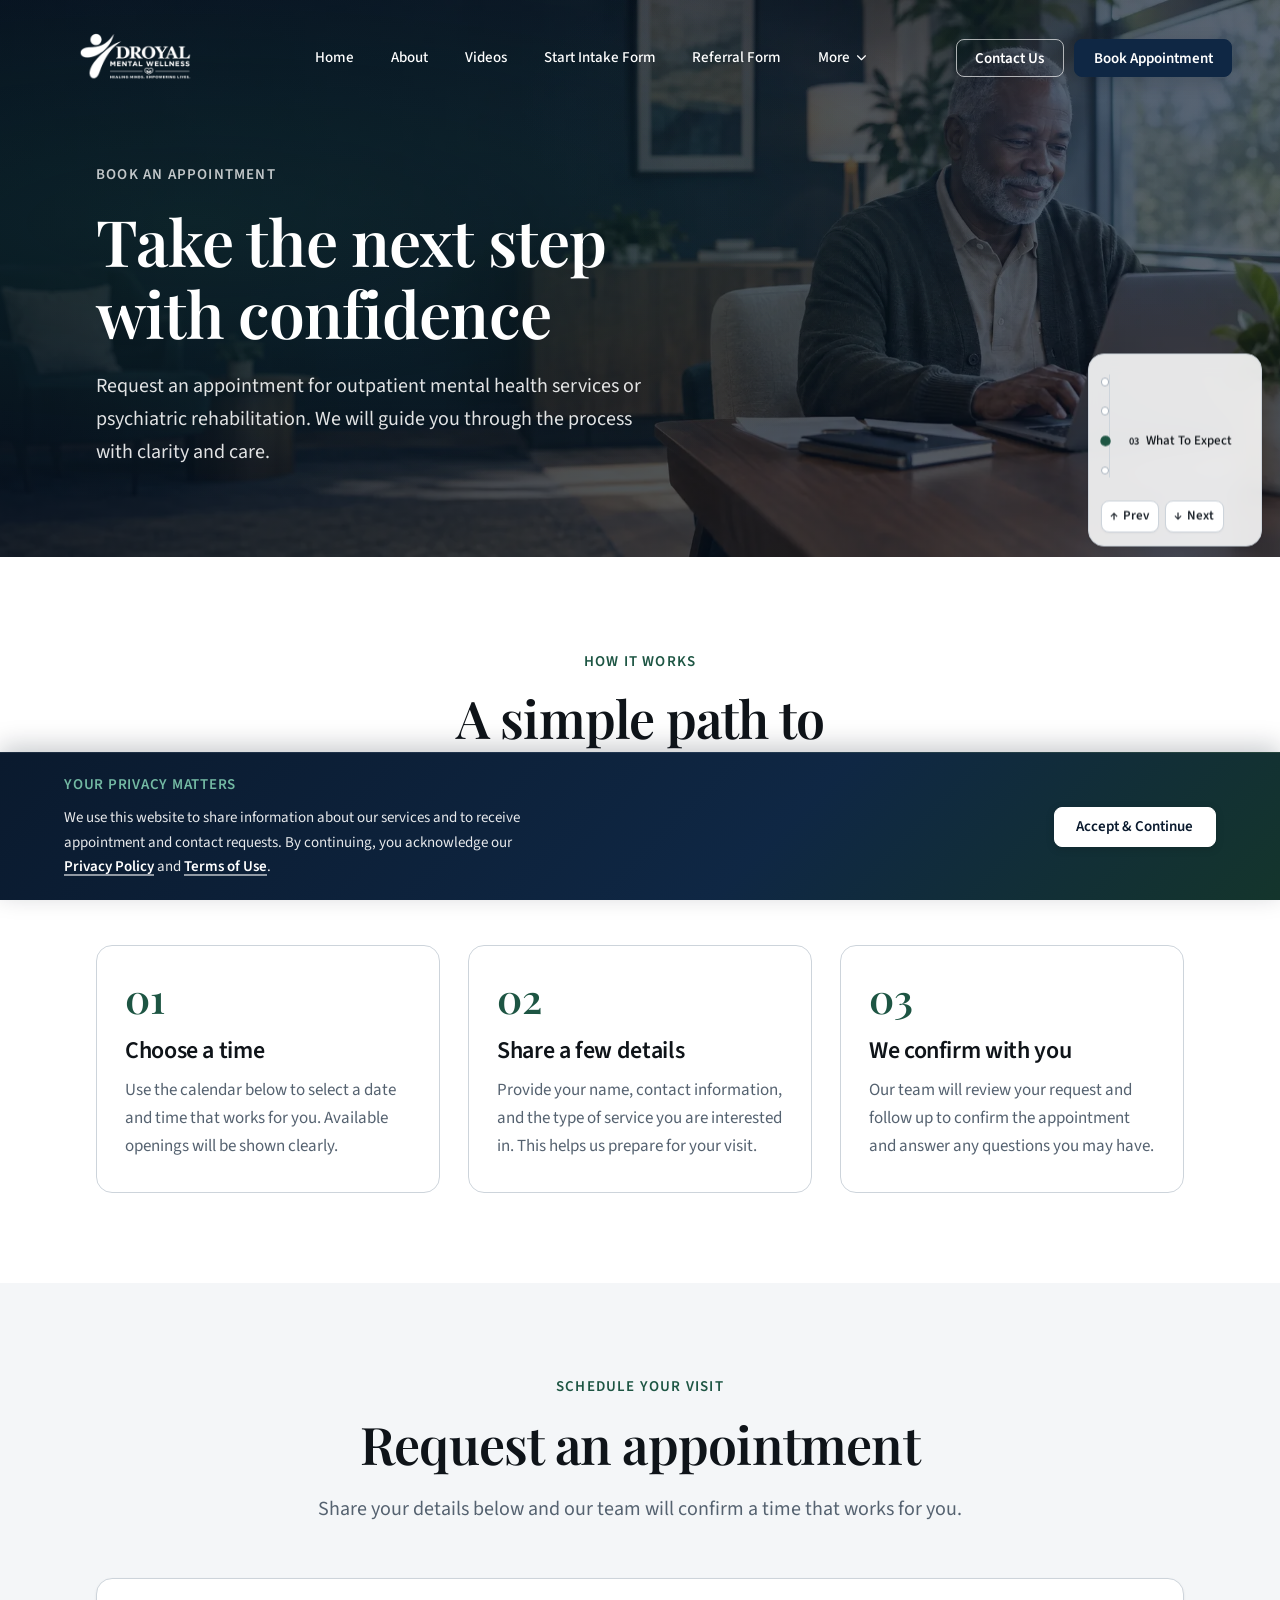
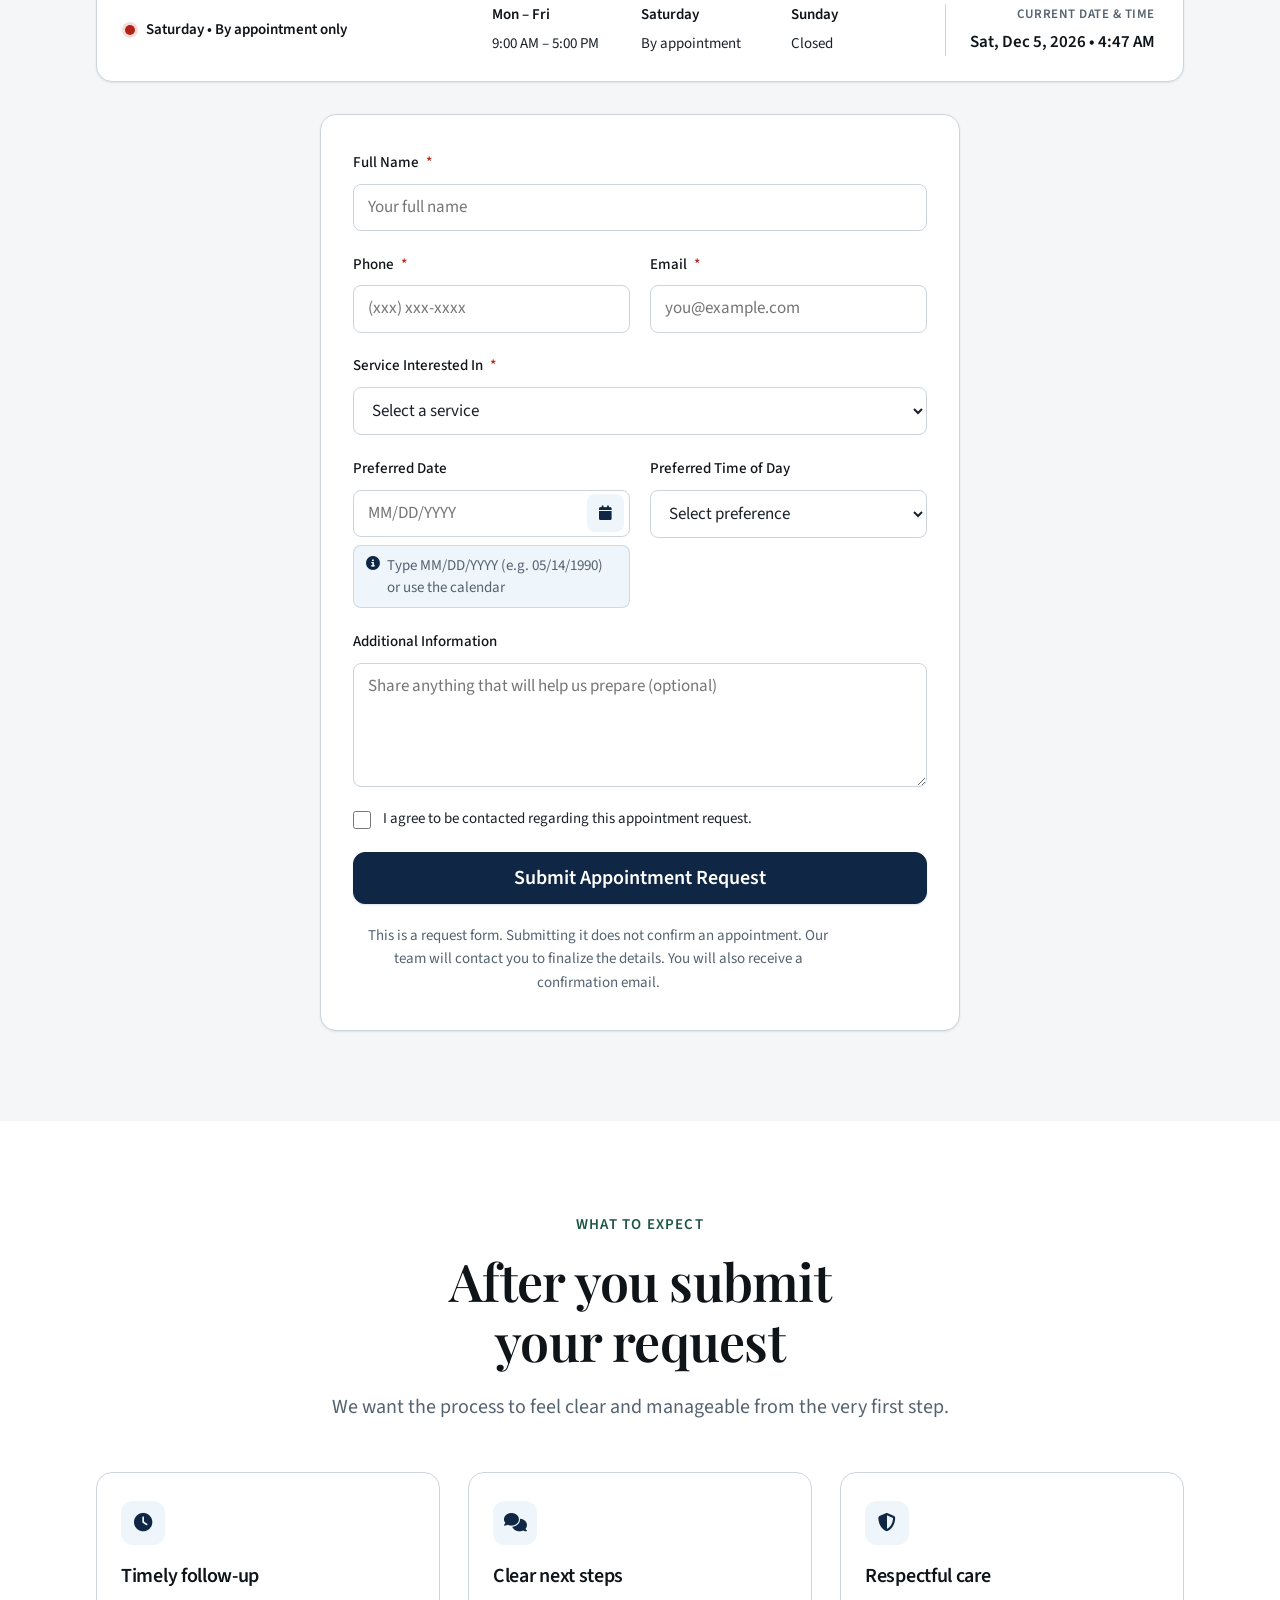
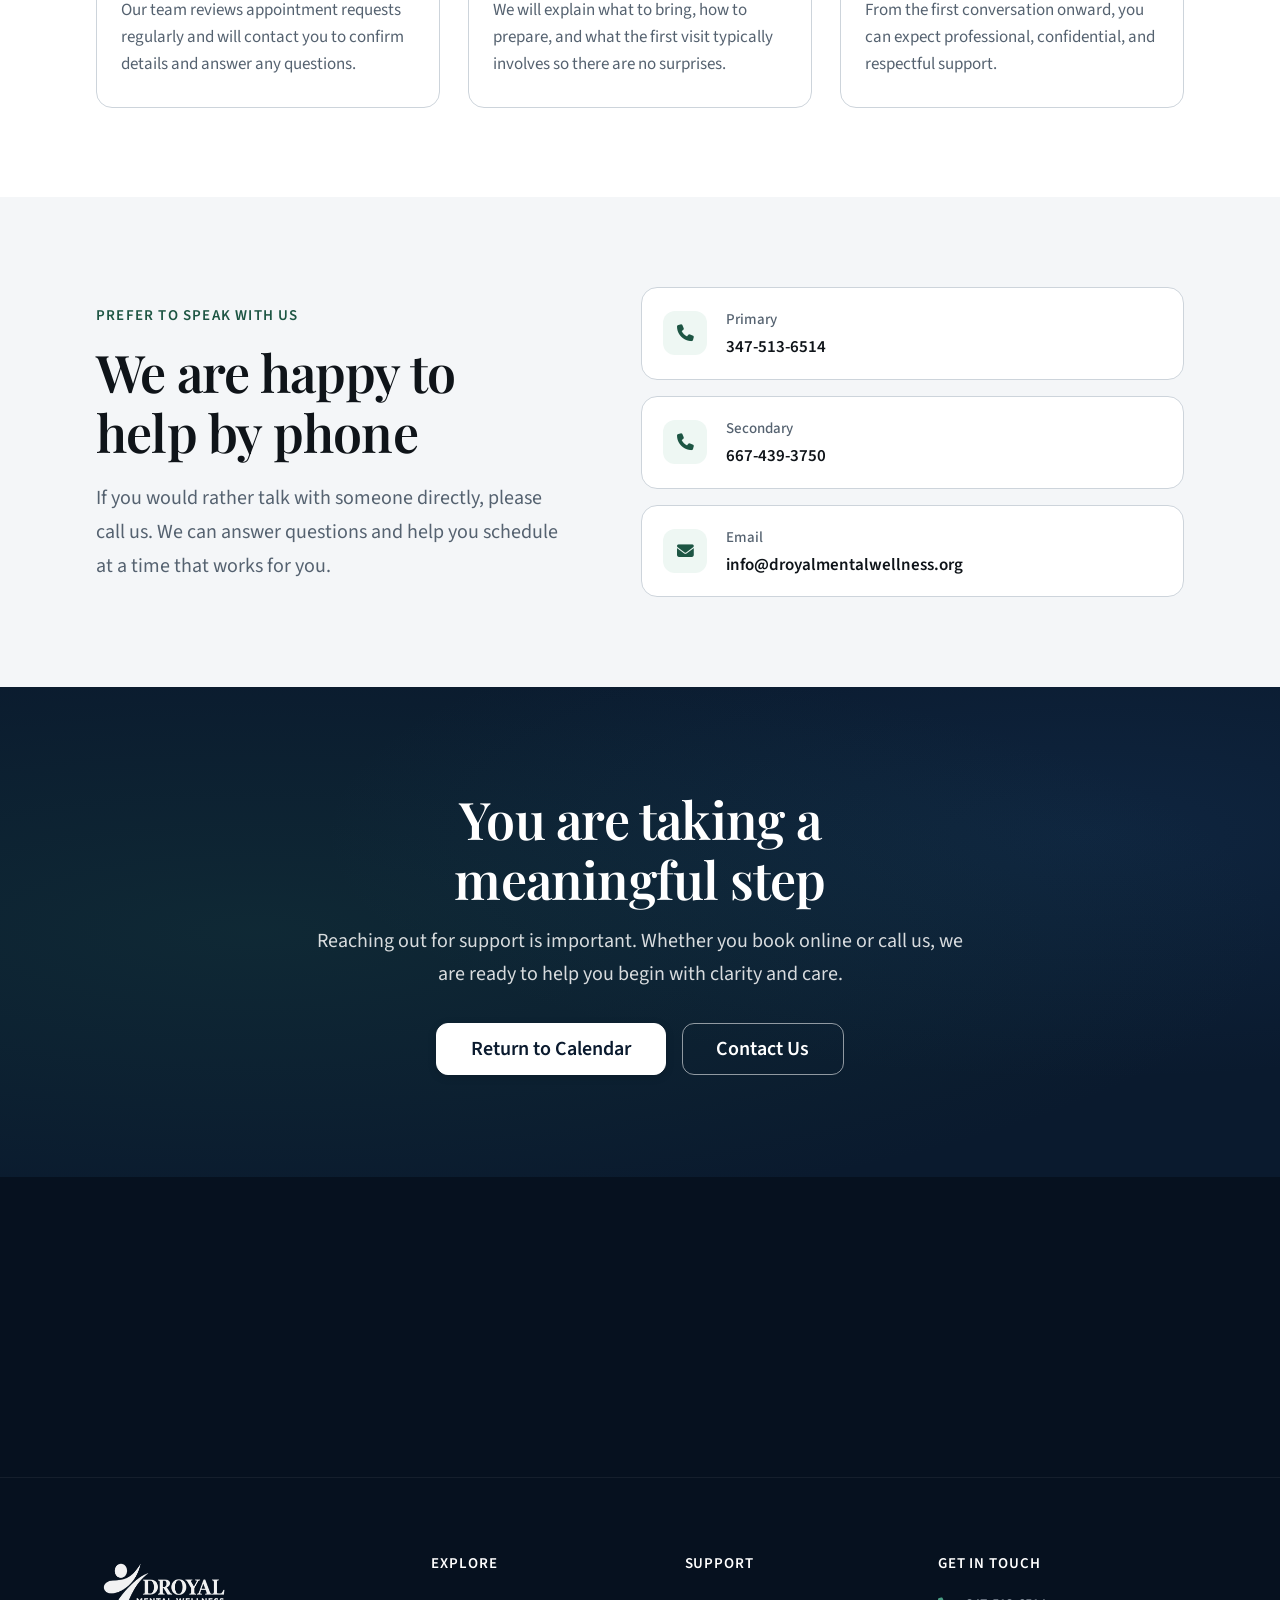
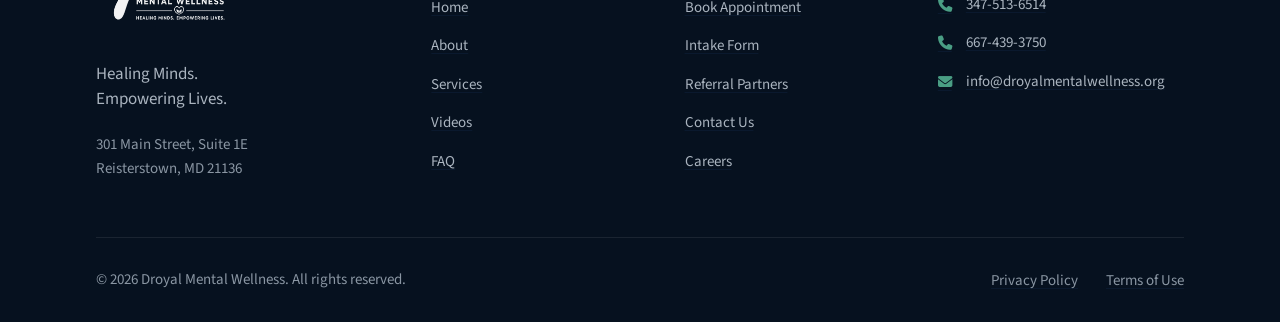
<file: appointment.html>
<!DOCTYPE html>
<html lang="en">
<head>
  <meta charset="UTF-8">
  <meta name="viewport" content="width=device-width, initial-scale=1.0">
  <meta http-equiv="X-UA-Compatible" content="IE=edge">

  <title>Book an Appointment | Droyal Mental Wellness</title>
  <meta name="description" content="Request an appointment for outpatient mental health services or psychiatric rehabilitation at Droyal Mental Wellness in Reisterstown, Maryland.">
  <meta name="robots" content="index, follow">
  <link rel="canonical" href="https://droyalmentalwellness.org/appointment.html">

  <meta property="og:type" content="website">
  <meta property="og:url" content="https://droyalmentalwellness.org/appointment.html">
  <meta property="og:title" content="Book an Appointment | Droyal Mental Wellness">
  <meta property="og:description" content="Schedule outpatient mental health or psychiatric rehabilitation services in Reisterstown, Maryland.">
  <meta property="og:image" content="https://droyalmentalwellness.org/assets/images/og-default.jpg">
  <meta property="og:locale" content="en_US">
  <meta property="og:site_name" content="Droyal Mental Wellness">

  <link rel="icon" href="favicon/favicon.ico" sizes="any">
  <link rel="icon" type="image/png" sizes="32x32" href="favicon/favicon-32x32.png">
  <link rel="icon" type="image/png" sizes="16x16" href="favicon/favicon-16x16.png">
  <link rel="apple-touch-icon" href="favicon/apple-touch-icon.png">

  <link rel="preconnect" href="https://fonts.googleapis.com">
  <link rel="preconnect" href="https://fonts.gstatic.com" crossorigin>
  <link rel="preconnect" href="https://cdnjs.cloudflare.com">

  <link href="https://fonts.googleapis.com/css2?family=Playfair+Display:wght@500;600;700&family=Source+Sans+3:wght@400;500;600;700&display=swap" rel="stylesheet">
  <link rel="stylesheet" href="https://cdnjs.cloudflare.com/ajax/libs/font-awesome/6.5.1/css/all.min.css">

  <link rel="stylesheet" href="https://unpkg.com/aos@2.3.4/dist/aos.css"/>

  <link rel="stylesheet" href="css/global.css">
  <link rel="stylesheet" href="css/appointment.css">
</head>

<body>
  <div id="header-placeholder"></div>

  <main id="main-content">

    <!-- PAGE HERO -->
    <section class="page-hero" data-chapter="skip" aria-labelledby="appointment-hero-heading">
      <div class="page-hero-bg" aria-hidden="true">
        <img 
          src="assets/images/appointment-hero.webp" 
          alt=""
          width="1920"
          height="900"
          decoding="async"
        >
        <div class="page-hero-overlay"></div>
      </div>

      <div class="container">
        <div class="page-hero-content" data-aos="fade-up" data-aos-duration="900">
          <p class="page-hero-eyebrow">Book an Appointment</p>
          <h1 id="appointment-hero-heading" class="page-hero-title">
            Take the next step with confidence
          </h1>
          <p class="page-hero-lead">
            Request an appointment for outpatient mental health services or psychiatric rehabilitation. We will guide you through the process with clarity and care.
          </p>
        </div>
      </div>
    </section>


    <!-- HOW IT WORKS -->
    <section class="section how-it-works" data-chapter="How It Works" aria-labelledby="how-it-works-heading">
      <div class="container">

        <div class="section-header text-center" data-aos="fade-up" data-aos-duration="800">
          <p class="section-eyebrow">How It Works</p>
          <h2 id="how-it-works-heading" class="section-title">
            A simple path to getting started
          </h2>
          <p class="section-lead">
            We keep the process clear and manageable so you can focus on what matters most.
          </p>
        </div>

        <div class="how-steps-grid">

          <article class="how-step-card" data-aos="fade-up" data-aos-duration="800" data-aos-delay="80">
            <div class="how-step-number">01</div>
            <h3 class="how-step-title">Choose a time</h3>
            <p class="how-step-text">
              Use the calendar below to select a date and time that works for you. Available openings will be shown clearly.
            </p>
          </article>

          <article class="how-step-card" data-aos="fade-up" data-aos-duration="800" data-aos-delay="160">
            <div class="how-step-number">02</div>
            <h3 class="how-step-title">Share a few details</h3>
            <p class="how-step-text">
              Provide your name, contact information, and the type of service you are interested in. This helps us prepare for your visit.
            </p>
          </article>

          <article class="how-step-card" data-aos="fade-up" data-aos-duration="800" data-aos-delay="240">
            <div class="how-step-number">03</div>
            <h3 class="how-step-title">We confirm with you</h3>
            <p class="how-step-text">
              Our team will review your request and follow up to confirm the appointment and answer any questions you may have.
            </p>
          </article>

        </div>
      </div>
    </section>


    <!-- APPOINTMENT REQUEST FORM -->
    <section class="section booking-section section--alt" data-chapter="Appointment Form" aria-labelledby="booking-heading">
      <div class="container">

        <div class="section-header text-center" data-aos="fade-up" data-aos-duration="800">
          <p class="section-eyebrow">Schedule Your Visit</p>
          <h2 id="booking-heading" class="section-title">
            Request an appointment
          </h2>
          <p class="section-lead">
            Share your details below and our team will confirm a time that works for you.
          </p>
        </div>

        <div class="availability-banner" data-aos="fade-up" data-aos-duration="700">

          <div class="availability-status" id="office-status">
            <span class="status-dot" id="status-dot"></span>
            <span id="status-text">Checking status…</span>
          </div>

          <div class="availability-hours">
            <div class="hours-item">
              <strong>Mon – Fri</strong>
              <span>9:00 AM – 5:00 PM</span>
            </div>
            <div class="hours-item">
              <strong>Saturday</strong>
              <span>By appointment</span>
            </div>
            <div class="hours-item">
              <strong>Sunday</strong>
              <span>Closed</span>
            </div>
          </div>

          <div class="availability-time">
            <span class="time-label">Current date &amp; time</span>
            <span class="time-value" id="current-time">—</span>
          </div>

        </div>

        <!-- Form Card -->
        <div class="form-wrap" data-aos="fade-up" data-aos-duration="850" data-aos-delay="80">

          <form
            class="appointment-form"
            id="appointment-form"
            action="api/appointment.php"
            method="POST"
            novalidate
          >

            <div class="form-group">
              <label for="full-name" class="form-label">
                Full Name <span class="required">*</span>
              </label>
              <input
                type="text"
                id="full-name"
                name="full_name"
                class="form-input"
                required
                maxlength="150"
                autocomplete="name"
                placeholder="Your full name"
              >
            </div>

            <div class="form-row">
              <div class="form-group">
                <label for="phone" class="form-label">
                  Phone <span class="required">*</span>
                </label>
                <input
                  type="tel"
                  id="phone"
                  name="phone"
                  class="form-input"
                  required
                  maxlength="30"
                  autocomplete="tel"
                  placeholder="(xxx) xxx-xxxx"
                >
              </div>

              <div class="form-group">
                <label for="email" class="form-label">
                  Email <span class="required">*</span>
                </label>
                <input
                  type="email"
                  id="email"
                  name="email"
                  class="form-input"
                  required
                  maxlength="180"
                  autocomplete="email"
                  placeholder="you@example.com"
                >
              </div>
            </div>

            <div class="form-group">
              <label for="service-type" class="form-label">
                Service Interested In <span class="required">*</span>
              </label>
              <select id="service-type" name="service_type" class="form-select" required>
                <option value="" disabled selected>Select a service</option>
                <option value="OMHC">Outpatient Mental Health (OMHC)</option>
                <option value="PRP">Psychiatric Rehabilitation (PRP)</option>
                <option value="Unsure">Not sure yet</option>
              </select>
            </div>

            <div class="form-row">
              <div class="form-group">
                <label for="preferred-date" class="form-label">Preferred Date</label>
                <div class="date-input-wrap">
                  <input type="text" id="preferred-date" name="preferred_date_display" class="form-input" placeholder="MM/DD/YYYY" maxlength="10" inputmode="numeric" autocomplete="off">
                  <span class="date-picker-icon" aria-hidden="true"><i class="fa-solid fa-calendar"></i></span>
                  <input type="date" id="preferred-date-picker" class="date-picker-fallback" aria-label="Open calendar" tabindex="-1">
                </div>
                <input type="hidden" id="preferred-date-value" name="preferred_date" value="">
                <p class="form-hint">
                  <i class="fa-solid fa-circle-info" aria-hidden="true"></i>
                  <span>Type MM/DD/YYYY (e.g. 05/14/1990) or use the calendar</span>
                </p>
              </div>

              <div class="form-group">
                <label for="preferred-time" class="form-label">
                  Preferred Time of Day
                </label>
                <select id="preferred-time" name="preferred_time" class="form-select">
                  <option value="" disabled selected>Select preference</option>
                  <option value="Morning">Morning</option>
                  <option value="Afternoon">Afternoon</option>
                  <option value="Evening">Evening</option>
                  <option value="Flexible">Flexible</option>
                </select>
              </div>
            </div>

            <div class="form-group">
              <label for="additional-info" class="form-label">
                Additional Information
              </label>
              <textarea
                id="additional-info"
                name="additional_info"
                class="form-textarea"
                rows="4"
                maxlength="5000"
                placeholder="Share anything that will help us prepare (optional)"
              ></textarea>
            </div>

            <div class="form-group form-checkbox-group">
              <label class="form-checkbox-label">
                <input type="checkbox" name="consent" value="1" required>
                <span>I agree to be contacted regarding this appointment request.</span>
              </label>
            </div>

            <button
              type="submit"
              class="btn btn--primary btn--lg btn--full"
              id="submit-btn"
            >
              Submit Appointment Request
            </button>

            <p class="form-note">
              This is a request form. Submitting it does not confirm an appointment.
              Our team will contact you to finalize the details. You will also receive a confirmation email.
            </p>

          </form>
        </div>

      </div>
    </section>

    <div class="form-popup" id="form-popup" role="dialog" aria-modal="true" aria-labelledby="popup-title" hidden>
      <div class="form-popup-backdrop" id="popup-backdrop"></div>
      <div class="form-popup-card">
        <div class="form-popup-icon" id="popup-icon" aria-hidden="true"></div>
        <h3 class="form-popup-title" id="popup-title">Request received</h3>
        <p class="form-popup-message" id="popup-message"></p>
        <p class="form-popup-note" id="popup-note"></p>
        <button type="button" class="btn btn--primary" id="popup-close">
          Close
        </button>
      </div>
    </div>


    <!-- WHAT TO EXPECT -->
    <section class="section expect-section" data-chapter="What To Expect" aria-labelledby="expect-heading">
      <div class="container">

        <div class="section-header text-center" data-aos="fade-up" data-aos-duration="800">
          <p class="section-eyebrow">What to Expect</p>
          <h2 id="expect-heading" class="section-title">
            After you submit your request
          </h2>
          <p class="section-lead">
            We want the process to feel clear and manageable from the very first step.
          </p>
        </div>

        <div class="expect-grid">

          <article class="expect-card" data-aos="fade-up" data-aos-duration="800" data-aos-delay="80">
            <div class="expect-icon">
              <i class="fa-solid fa-clock" aria-hidden="true"></i>
            </div>
            <h3 class="expect-title">Timely follow-up</h3>
            <p class="expect-text">
              Our team reviews appointment requests regularly and will contact you to confirm details and answer any questions.
            </p>
          </article>

          <article class="expect-card" data-aos="fade-up" data-aos-duration="800" data-aos-delay="160">
            <div class="expect-icon">
              <i class="fa-solid fa-comments" aria-hidden="true"></i>
            </div>
            <h3 class="expect-title">Clear next steps</h3>
            <p class="expect-text">
              We will explain what to bring, how to prepare, and what the first visit typically involves so there are no surprises.
            </p>
          </article>

          <article class="expect-card" data-aos="fade-up" data-aos-duration="800" data-aos-delay="240">
            <div class="expect-icon">
              <i class="fa-solid fa-shield-halved" aria-hidden="true"></i>
            </div>
            <h3 class="expect-title">Respectful care</h3>
            <p class="expect-text">
              From the first conversation onward, you can expect professional, confidential, and respectful support.
            </p>
          </article>

        </div>
      </div>
    </section>


    <!-- PREFER TO CALL? -->
    <section class="section call-section section--alt" data-chapter="Contact" aria-labelledby="call-heading">
      <div class="container">

        <div class="call-grid">

          <div class="call-content" data-aos="fade-up" data-aos-duration="850">
            <p class="section-eyebrow">Prefer to Speak with Us</p>
            <h2 id="call-heading" class="section-title">
              We are happy to help by phone
            </h2>
            <p class="call-lead">
              If you would rather talk with someone directly, please call us. We can answer questions and help you schedule at a time that works for you.
            </p>
          </div>

          <div class="call-cards" data-aos="fade-up" data-aos-duration="850" data-aos-delay="120">

            <a href="tel:+13475136514" class="call-card">
              <div class="call-card-icon">
                <i class="fa-solid fa-phone" aria-hidden="true"></i>
              </div>
              <div>
                <span class="call-card-label">Primary</span>
                <span class="call-card-number">347-513-6514</span>
              </div>
            </a>

            <a href="tel:+16674393750" class="call-card">
              <div class="call-card-icon">
                <i class="fa-solid fa-phone" aria-hidden="true"></i>
              </div>
              <div>
                <span class="call-card-label">Secondary</span>
                <span class="call-card-number">667-439-3750</span>
              </div>
            </a>

            <a href="mailto:info@droyalmentalwellness.org" class="call-card">
              <div class="call-card-icon">
                <i class="fa-solid fa-envelope" aria-hidden="true"></i>
              </div>
              <div>
                <span class="call-card-label">Email</span>
                <span class="call-card-number">info@droyalmentalwellness.org</span>
              </div>
            </a>

          </div>
        </div>
      </div>
    </section>


    <!-- FINAL CTA -->
    <section class="appointment-final-cta" data-chapter="skip" aria-labelledby="final-cta-heading">
      <div class="container">
        <div class="appointment-final-inner" data-aos="fade-up" data-aos-duration="900">

          <h2 id="final-cta-heading" class="appointment-final-title">
            You are taking a meaningful step
          </h2>
          <p class="appointment-final-text">
            Reaching out for support is important. Whether you book online or call us, we are ready to help you begin with clarity and care.
          </p>

          <div class="appointment-final-actions">
            <a href="#booking-heading" class="btn btn--primary btn--lg">
              Return to Calendar
            </a>
            <a href="contact.html" class="btn btn--outline btn--lg appointment-final-secondary">
              Contact Us
            </a>
          </div>

        </div>
      </div>
    </section>

  </main>

  <div id="footer-placeholder"></div>

  <script src="https://unpkg.com/aos@2.3.4/dist/aos.js"></script>
  <script src="js/main.js"></script>
  <script>
    (function () {
      const dateText = document.getElementById('preferred-date');
      const datePicker = document.getElementById('preferred-date-picker');
      const dateHidden = document.getElementById('preferred-date-value');
      if (!dateText || !dateHidden) return;

      function toISO(mmddyyyy) {
        const m = mmddyyyy.match(/^(\d{2})\/(\d{2})\/(\d{4})$/);
        return m ? `${m[3]}-${m[1]}-${m[2]}` : '';
      }

      function toUS(iso) {
        const m = iso.match(/^(\d{4})-(\d{2})-(\d{2})$/);
        return m ? `${m[2]}/${m[3]}/${m[1]}` : '';
      }

      function syncHidden() {
        dateHidden.value = toISO(dateText.value);
      }

      dateText.addEventListener('input', (e) => {
        let d = e.target.value.replace(/\D/g, '').slice(0, 8);
        let f = d;
        if (d.length > 2) f = d.slice(0, 2) + '/' + d.slice(2);
        if (d.length > 4) f = d.slice(0, 2) + '/' + d.slice(2, 4) + '/' + d.slice(4);
        e.target.value = f;
        syncHidden();
      });

      dateText.addEventListener('blur', syncHidden);

      if (datePicker) {
        datePicker.addEventListener('change', () => {
          if (datePicker.value) {
            dateText.value = toUS(datePicker.value);
            syncHidden();
          }
        });
      }

      const form = dateText.closest('form');
      if (form) {
        form.addEventListener('submit', syncHidden);
      }
    })();
  </script>
</body>
</html>
</file>
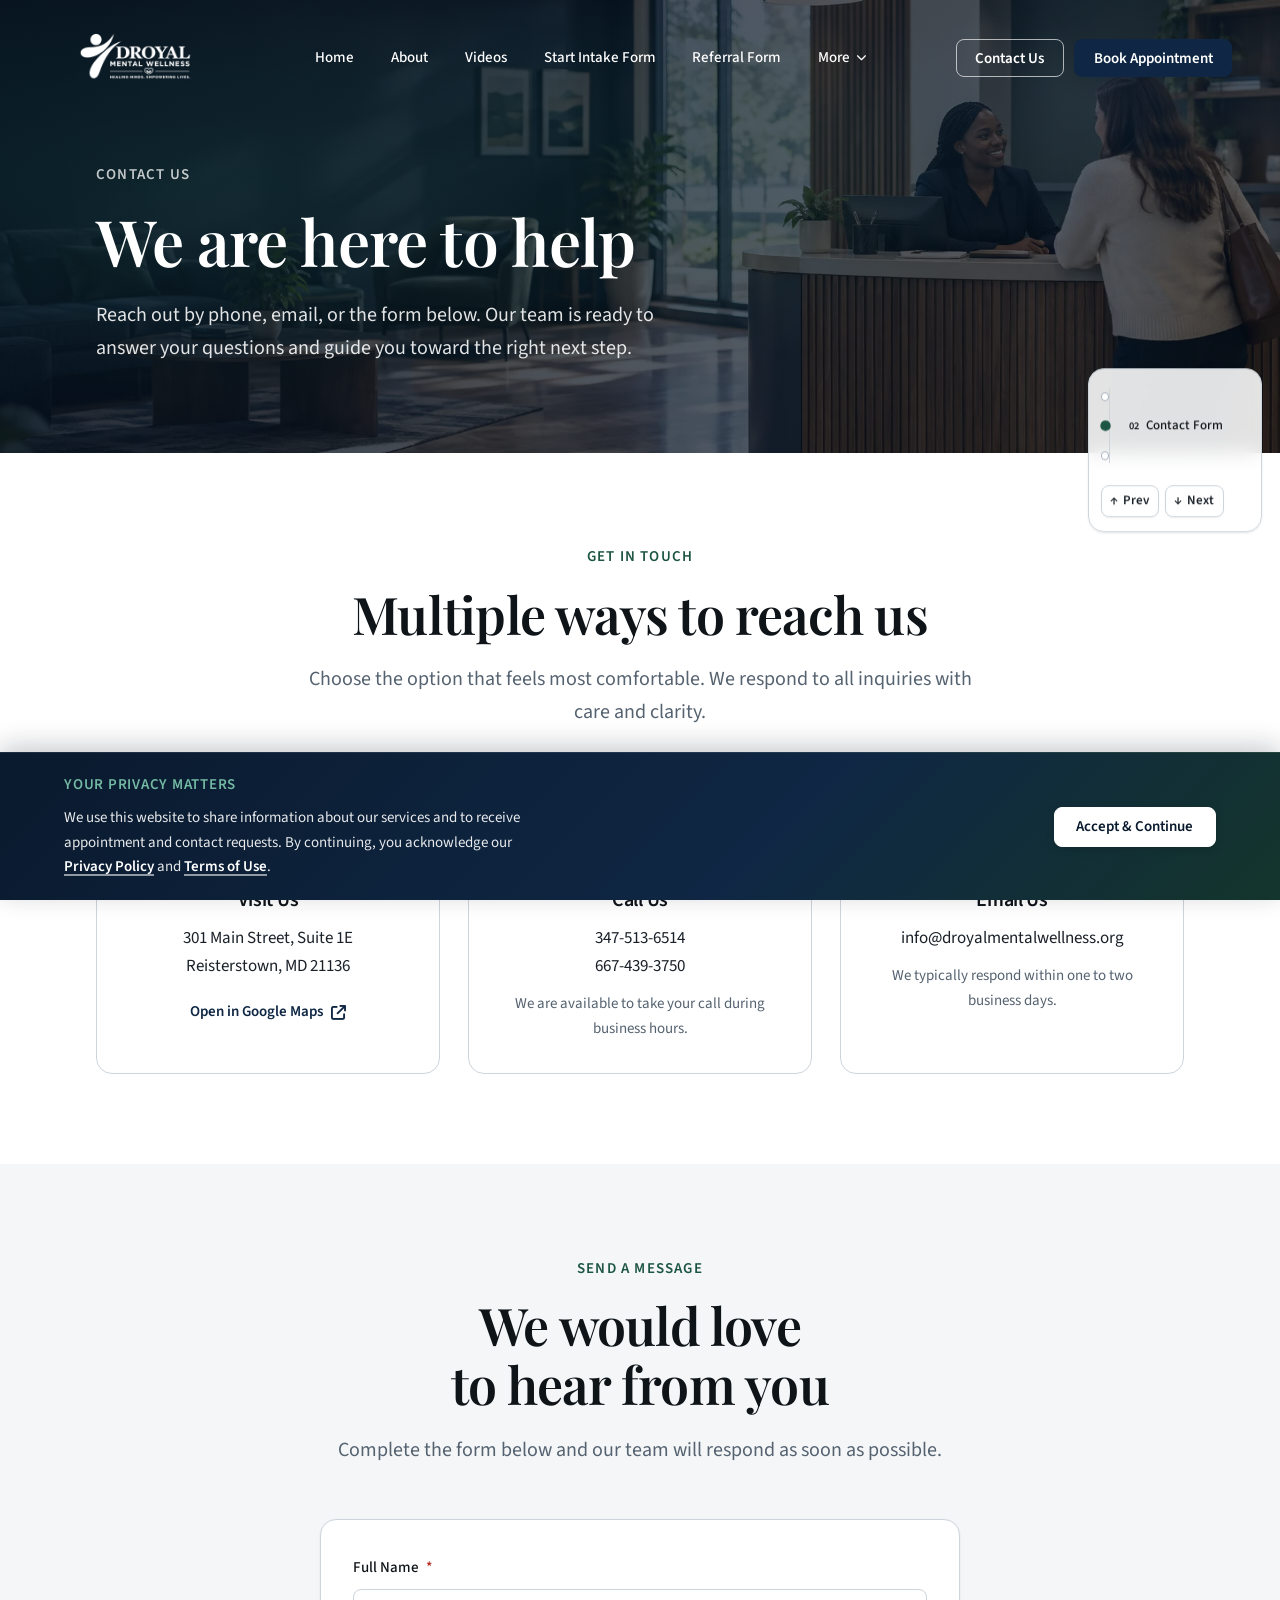
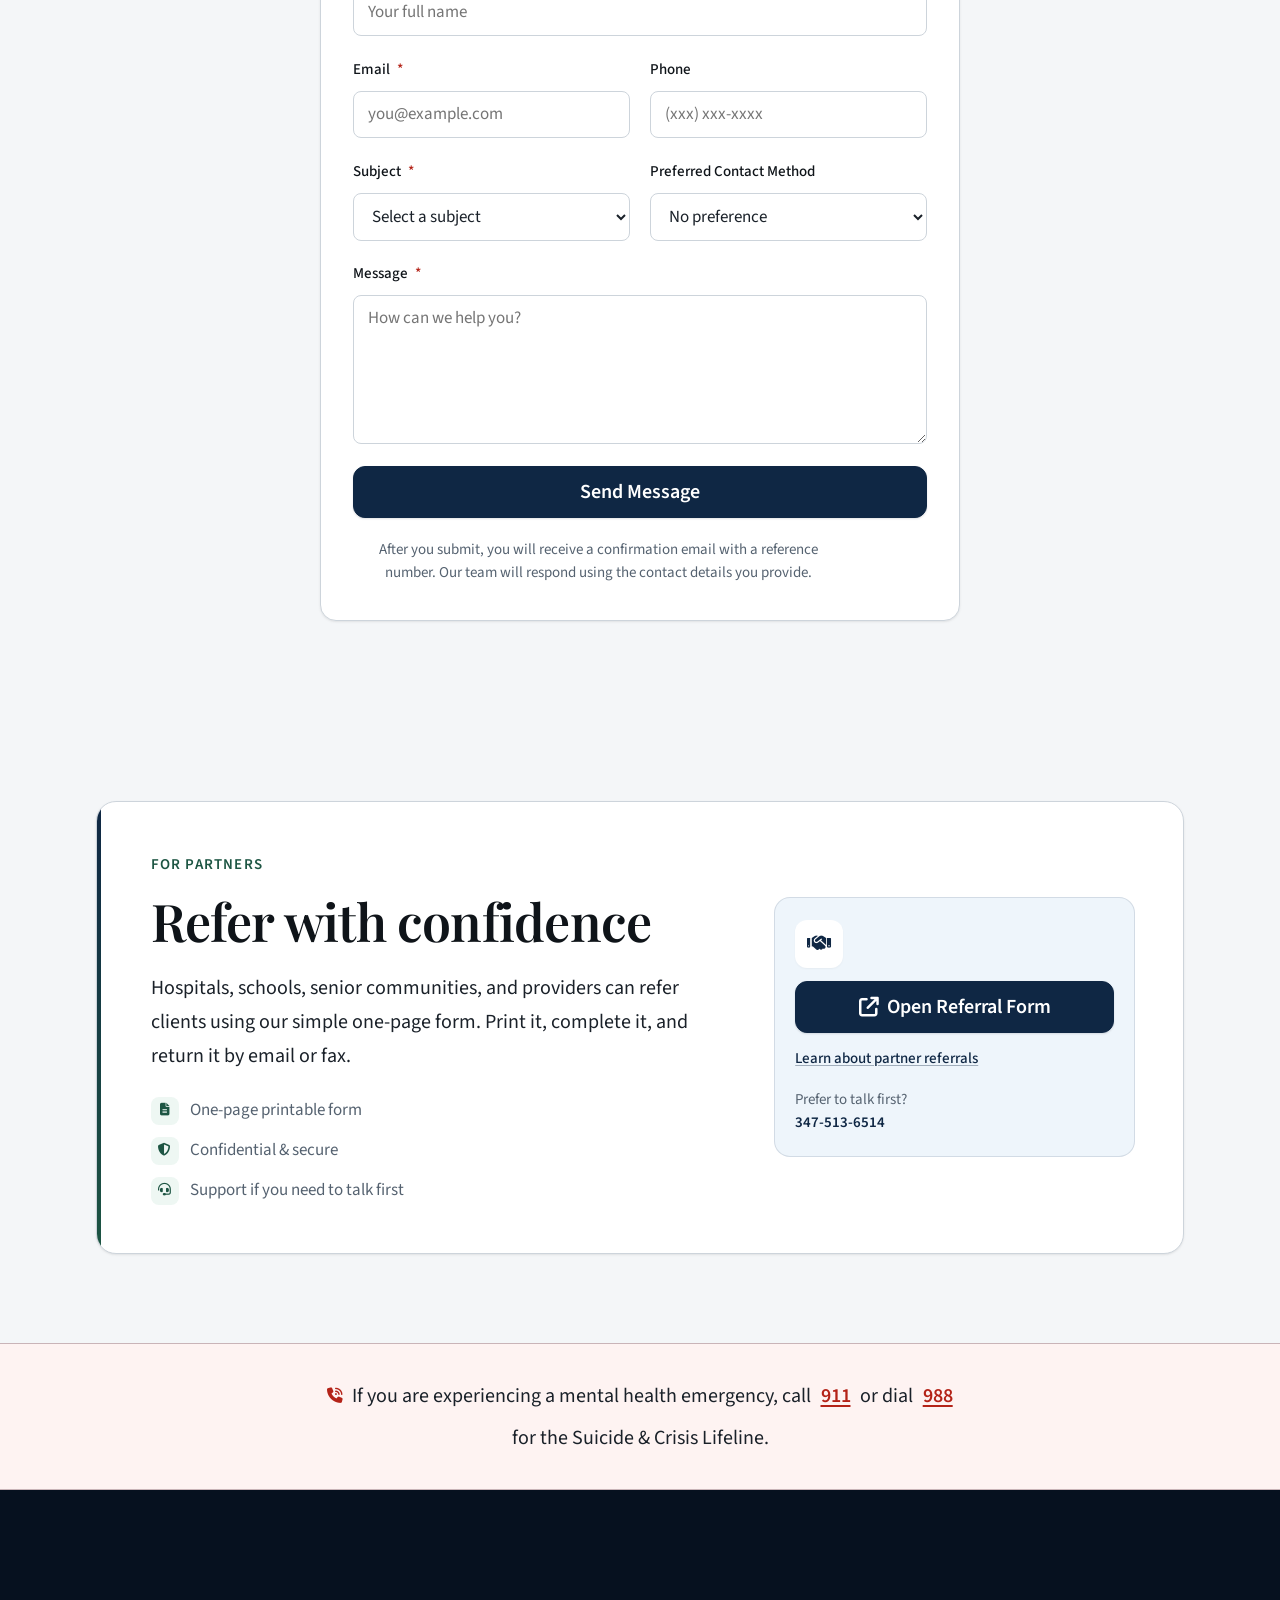
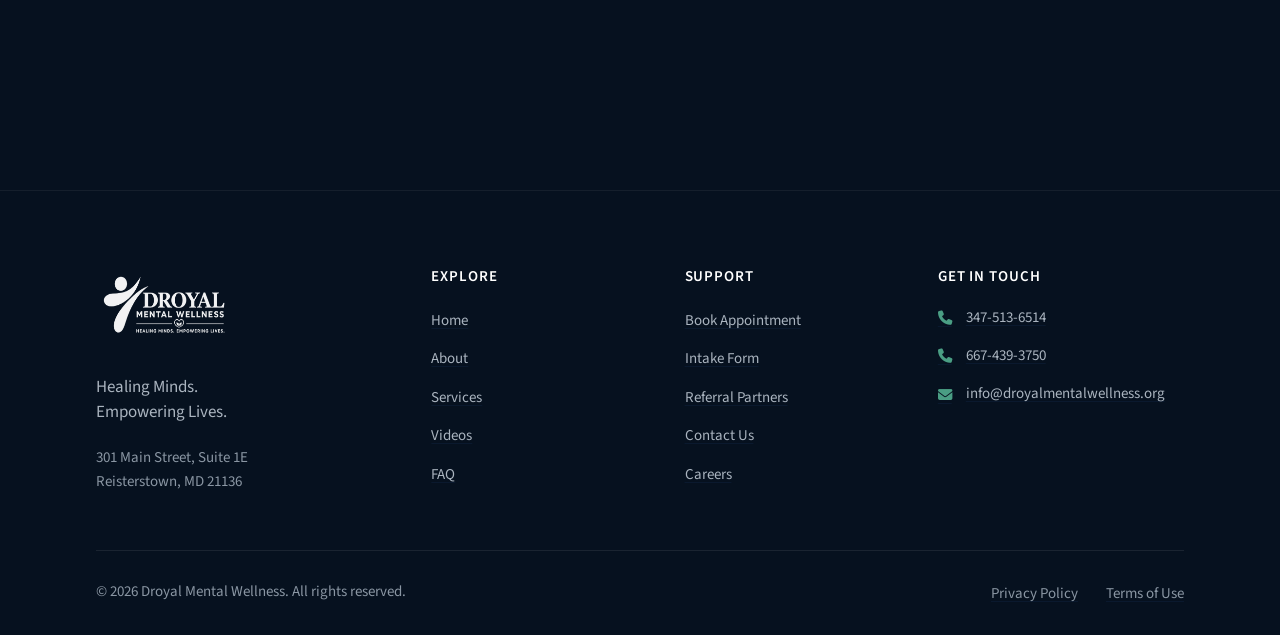
<file: contact.html>
<!DOCTYPE html>
<html lang="en">
<head>
  <meta charset="UTF-8">
  <meta name="viewport" content="width=device-width, initial-scale=1.0">
  <meta http-equiv="X-UA-Compatible" content="IE=edge">

  <title>Contact Us | Droyal Mental Wellness</title>
  <meta name="description" content="Contact Droyal Mental Wellness in Reisterstown, Maryland. Reach us by phone, email, or contact form for outpatient mental health and psychiatric rehabilitation services.">
  <meta name="robots" content="index, follow">
  <link rel="canonical" href="https://droyalmentalwellness.org/contact.html">

  <meta property="og:type" content="website">
  <meta property="og:url" content="https://droyalmentalwellness.org/contact.html">
  <meta property="og:title" content="Contact Us | Droyal Mental Wellness">
  <meta property="og:description" content="Get in touch with Droyal Mental Wellness for outpatient mental health and psychiatric rehabilitation services.">
  <meta property="og:image" content="https://droyalmentalwellness.org/assets/images/og-default.jpg">
  <meta property="og:locale" content="en_US">
  <meta property="og:site_name" content="Droyal Mental Wellness">

  <link rel="icon" href="favicon/favicon.ico" sizes="any">
  <link rel="icon" type="image/png" sizes="32x32" href="favicon/favicon-32x32.png">
  <link rel="icon" type="image/png" sizes="16x16" href="favicon/favicon-16x16.png">
  <link rel="apple-touch-icon" href="favicon/apple-touch-icon.png">

  <link rel="preconnect" href="https://fonts.googleapis.com">
  <link rel="preconnect" href="https://fonts.gstatic.com" crossorigin>
  <link rel="preconnect" href="https://cdnjs.cloudflare.com">

  <link href="https://fonts.googleapis.com/css2?family=Playfair+Display:wght@500;600;700&family=Source+Sans+3:wght@400;500;600;700&display=swap" rel="stylesheet">
  <link rel="stylesheet" href="https://cdnjs.cloudflare.com/ajax/libs/font-awesome/6.5.1/css/all.min.css">

  <link rel="stylesheet" href="https://unpkg.com/aos@2.3.4/dist/aos.css"/>

  <link rel="stylesheet" href="css/global.css">
  <link rel="stylesheet" href="css/contact.css">
</head>

<body>
  <div id="header-placeholder"></div>

  <main id="main-content">

    <!-- PAGE HERO -->
    <section class="page-hero" data-chapter="skip" aria-labelledby="contact-hero-heading">
      <div class="page-hero-bg" aria-hidden="true">
        <img 
          src="assets/images/contact-hero.webp" 
          alt=""
          width="1920"
          height="900"
          decoding="async"
        >
        <div class="page-hero-overlay"></div>
      </div>

      <div class="container">
        <div class="page-hero-content" data-aos="fade-up" data-aos-duration="900">
          <p class="page-hero-eyebrow">Contact Us</p>
          <h1 id="contact-hero-heading" class="page-hero-title">
            We are here to help
          </h1>
          <p class="page-hero-lead">
            Reach out by phone, email, or the form below. Our team is ready to answer your questions and guide you toward the right next step.
          </p>
        </div>
      </div>
    </section>


    <!-- CONTACT INFORMATION -->
    <section class="section contact-info-section" data-chapter="Contact Information" aria-labelledby="contact-info-heading">
      <div class="container">

        <div class="section-header text-center" data-aos="fade-up" data-aos-duration="800">
          <p class="section-eyebrow">Get in Touch</p>
          <h2 id="contact-info-heading" class="section-title">
            Multiple ways to reach us
          </h2>
          <p class="section-lead">
            Choose the option that feels most comfortable. We respond to all inquiries with care and clarity.
          </p>
        </div>

        <div class="contact-info-grid">

          <article class="contact-info-card" data-aos="fade-up" data-aos-duration="800" data-aos-delay="80">
            <div class="contact-info-icon">
              <i class="fa-solid fa-location-dot" aria-hidden="true"></i>
            </div>
            <h3 class="contact-info-title">Visit Us</h3>
            <p class="contact-info-text">
              301 Main Street, Suite 1E<br>
              Reisterstown, MD 21136
            </p>
            <a 
              href="https://maps.google.com/?q=301+Main+Street+Suite+1E+Reisterstown+MD+21136" 
              target="_blank" 
              rel="noopener noreferrer"
              class="contact-info-link"
            >
              Open in Google Maps
              <i class="fa-solid fa-arrow-up-right-from-square" aria-hidden="true"></i>
            </a>
          </article>

          <article class="contact-info-card" data-aos="fade-up" data-aos-duration="800" data-aos-delay="160">
            <div class="contact-info-icon">
              <i class="fa-solid fa-phone" aria-hidden="true"></i>
            </div>
            <h3 class="contact-info-title">Call Us</h3>
            <p class="contact-info-text">
              <a href="tel:+13475136514">347-513-6514</a><br>
              <a href="tel:+16674393750">667-439-3750</a>
            </p>
            <p class="contact-info-note">
              We are available to take your call during business hours.
            </p>
          </article>

          <article class="contact-info-card" data-aos="fade-up" data-aos-duration="800" data-aos-delay="240">
            <div class="contact-info-icon">
              <i class="fa-solid fa-envelope" aria-hidden="true"></i>
            </div>
            <h3 class="contact-info-title">Email Us</h3>
            <p class="contact-info-text">
              <a href="mailto:info@droyalmentalwellness.org">info@droyalmentalwellness.org</a>
            </p>
            <p class="contact-info-note">
              We typically respond within one to two business days.
            </p>
          </article>

        </div>
      </div>
    </section>

    <!-- CONTACT FORM -->
    <section class="section contact-form-section section--alt" data-chapter="Contact Form" aria-labelledby="contact-form-heading">
      <div class="container">

        <div class="section-header text-center" data-aos="fade-up" data-aos-duration="800">
          <p class="section-eyebrow">Send a Message</p>
          <h2 id="contact-form-heading" class="section-title">
            We would love to hear from you
          </h2>
          <p class="section-lead">
            Complete the form below and our team will respond as soon as possible.
          </p>
        </div>

        <div class="contact-form-wrap" data-aos="fade-up" data-aos-duration="850" data-aos-delay="80">

          <form
            class="contact-form"
            id="contact-form"
            action="api/contact.php"
            method="POST"
            novalidate
          >

            <div class="form-group">
              <label for="full-name" class="form-label">
                Full Name <span class="required">*</span>
              </label>
              <input
                type="text"
                id="full-name"
                name="full_name"
                class="form-input"
                required
                maxlength="150"
                autocomplete="name"
                placeholder="Your full name"
              >
            </div>

            <div class="form-row">
              <div class="form-group">
                <label for="email" class="form-label">
                  Email <span class="required">*</span>
                </label>
                <input
                  type="email"
                  id="email"
                  name="email"
                  class="form-input"
                  required
                  maxlength="180"
                  autocomplete="email"
                  placeholder="you@example.com"
                >
              </div>

              <div class="form-group">
                <label for="phone" class="form-label">
                  Phone
                </label>
                <input
                  type="tel"
                  id="phone"
                  name="phone"
                  class="form-input"
                  maxlength="30"
                  autocomplete="tel"
                  placeholder="(xxx) xxx-xxxx"
                >
              </div>
            </div>

            <div class="form-row">
              <div class="form-group">
                <label for="subject" class="form-label">
                  Subject <span class="required">*</span>
                </label>
                <select id="subject" name="subject" class="form-select" required>
                  <option value="" disabled selected>Select a subject</option>
                  <option value="General Inquiry">General Inquiry</option>
                  <option value="Appointment Question">Appointment Question</option>
                  <option value="Services Information">Services Information</option>
                  <option value="Referral">Referral</option>
                  <option value="Other">Other</option>
                </select>
              </div>

              <div class="form-group">
                <label for="preferred-contact" class="form-label">
                  Preferred Contact Method
                </label>
                <select id="preferred-contact" name="preferred_contact" class="form-select">
                  <option value="" selected>No preference</option>
                  <option value="Text">Texts</option>
                  <option value="Phone">Phone</option>
                  <option value="Email">Email</option>
                </select>
              </div>
            </div>

            <div class="form-group">
              <label for="message" class="form-label">
                Message <span class="required">*</span>
              </label>
              <textarea
                id="message"
                name="message"
                class="form-textarea"
                rows="5"
                required
                maxlength="10000"
                placeholder="How can we help you?"
              ></textarea>
            </div>

            <button
              type="submit"
              class="btn btn--primary btn--lg btn--full"
              id="contact-submit-btn"
            >
              Send Message
            </button>

            <p class="form-note">
              After you submit, you will receive a confirmation email with a reference number.
              Our team will respond using the contact details you provide.
            </p>

          </form>
        </div>

      </div>
    </section>

    <section class="section home-referral section--alt" data-chapter="Referral" aria-labelledby="download-heading">
      <div class="container">
        <div class="home-referral-card" data-aos="fade-up" data-aos-duration="850">
          <div class="home-referral-content">
            <p class="section-eyebrow">For Partners</p>
            <h2 id="download-heading" class="section-title">Refer with confidence</h2>
            <p class="home-referral-lead">
              Hospitals, schools, senior communities, and providers can refer clients using our simple one-page form. Print it, complete it, and return it by email or fax.
            </p>
            <ul class="home-referral-points">
              <li><i class="fa-solid fa-file-lines" aria-hidden="true"></i> One-page printable form</li>
              <li><i class="fa-solid fa-shield-halved" aria-hidden="true"></i> Confidential &amp; secure</li>
              <li><i class="fa-solid fa-headset" aria-hidden="true"></i> Support if you need to talk first</li>
            </ul>
          </div>
          <div class="home-referral-aside">
            <div class="home-referral-badge" aria-hidden="true">
              <i class="fa-solid fa-handshake"></i>
            </div>
            <a href="referral-form.html" class="btn btn--primary btn--lg home-referral-btn">
              <i class="fa-solid fa-arrow-up-right-from-square" aria-hidden="true"></i>
              Open Referral Form
            </a>
            <a href="referral.html" class="home-referral-link">Learn about partner referrals</a>
            <p class="home-referral-note">
              Prefer to talk first?<br>
              <a href="tel:3475136514">347-513-6514</a>
            </p>
          </div>
        </div>
      </div>
    </section>

    <section class="crisis-notice" data-chapter="skip" aria-label="Mental health emergency">
      <div class="container">
        <p class="crisis-notice-text">
          <i class="fa-solid fa-phone-volume" aria-hidden="true"></i>
          If you are experiencing a mental health emergency, call
          <a href="tel:911">911</a>
          or dial
          <a href="tel:988">988</a>
          for the Suicide &amp; Crisis Lifeline.
        </p>
      </div>
    </section>

    <!-- Contact Form Popup -->
    <div
      class="form-popup"
      id="contact-popup"
      role="dialog"
      aria-modal="true"
      aria-labelledby="contact-popup-title"
      hidden
    >
      <div class="form-popup-backdrop" id="contact-popup-backdrop"></div>
      <div class="form-popup-card">
        <div class="form-popup-icon" id="contact-popup-icon" aria-hidden="true"></div>
        <h3 class="form-popup-title" id="contact-popup-title">Message sent</h3>
        <p class="form-popup-message" id="contact-popup-message"></p>
        <p class="form-popup-note" id="contact-popup-note"></p>
        <button type="button" class="btn btn--primary" id="contact-popup-close">
          Close
        </button>
      </div>
    </div>


  </main>

  <div id="footer-placeholder"></div>

  <script src="https://unpkg.com/aos@2.3.4/dist/aos.js"></script>
  <script src="js/main.js"></script>
</body>
</html>
</file>
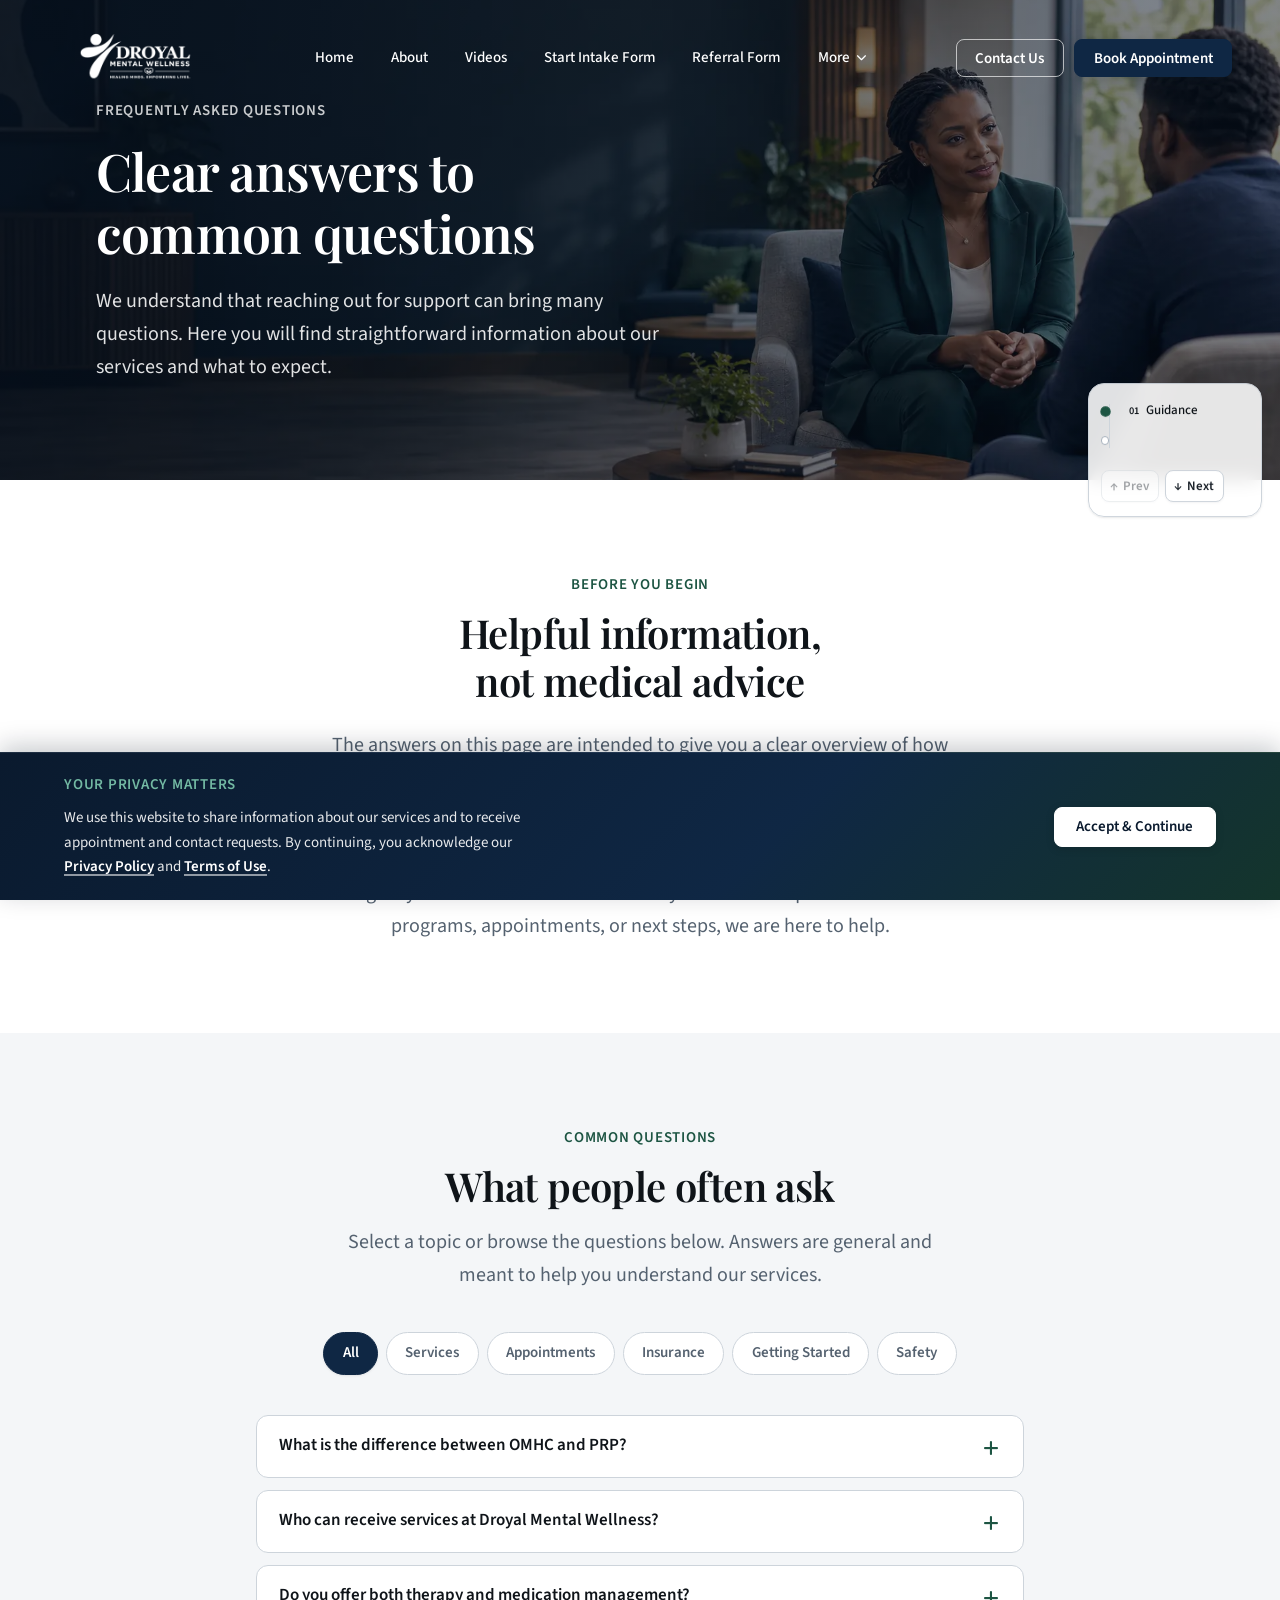
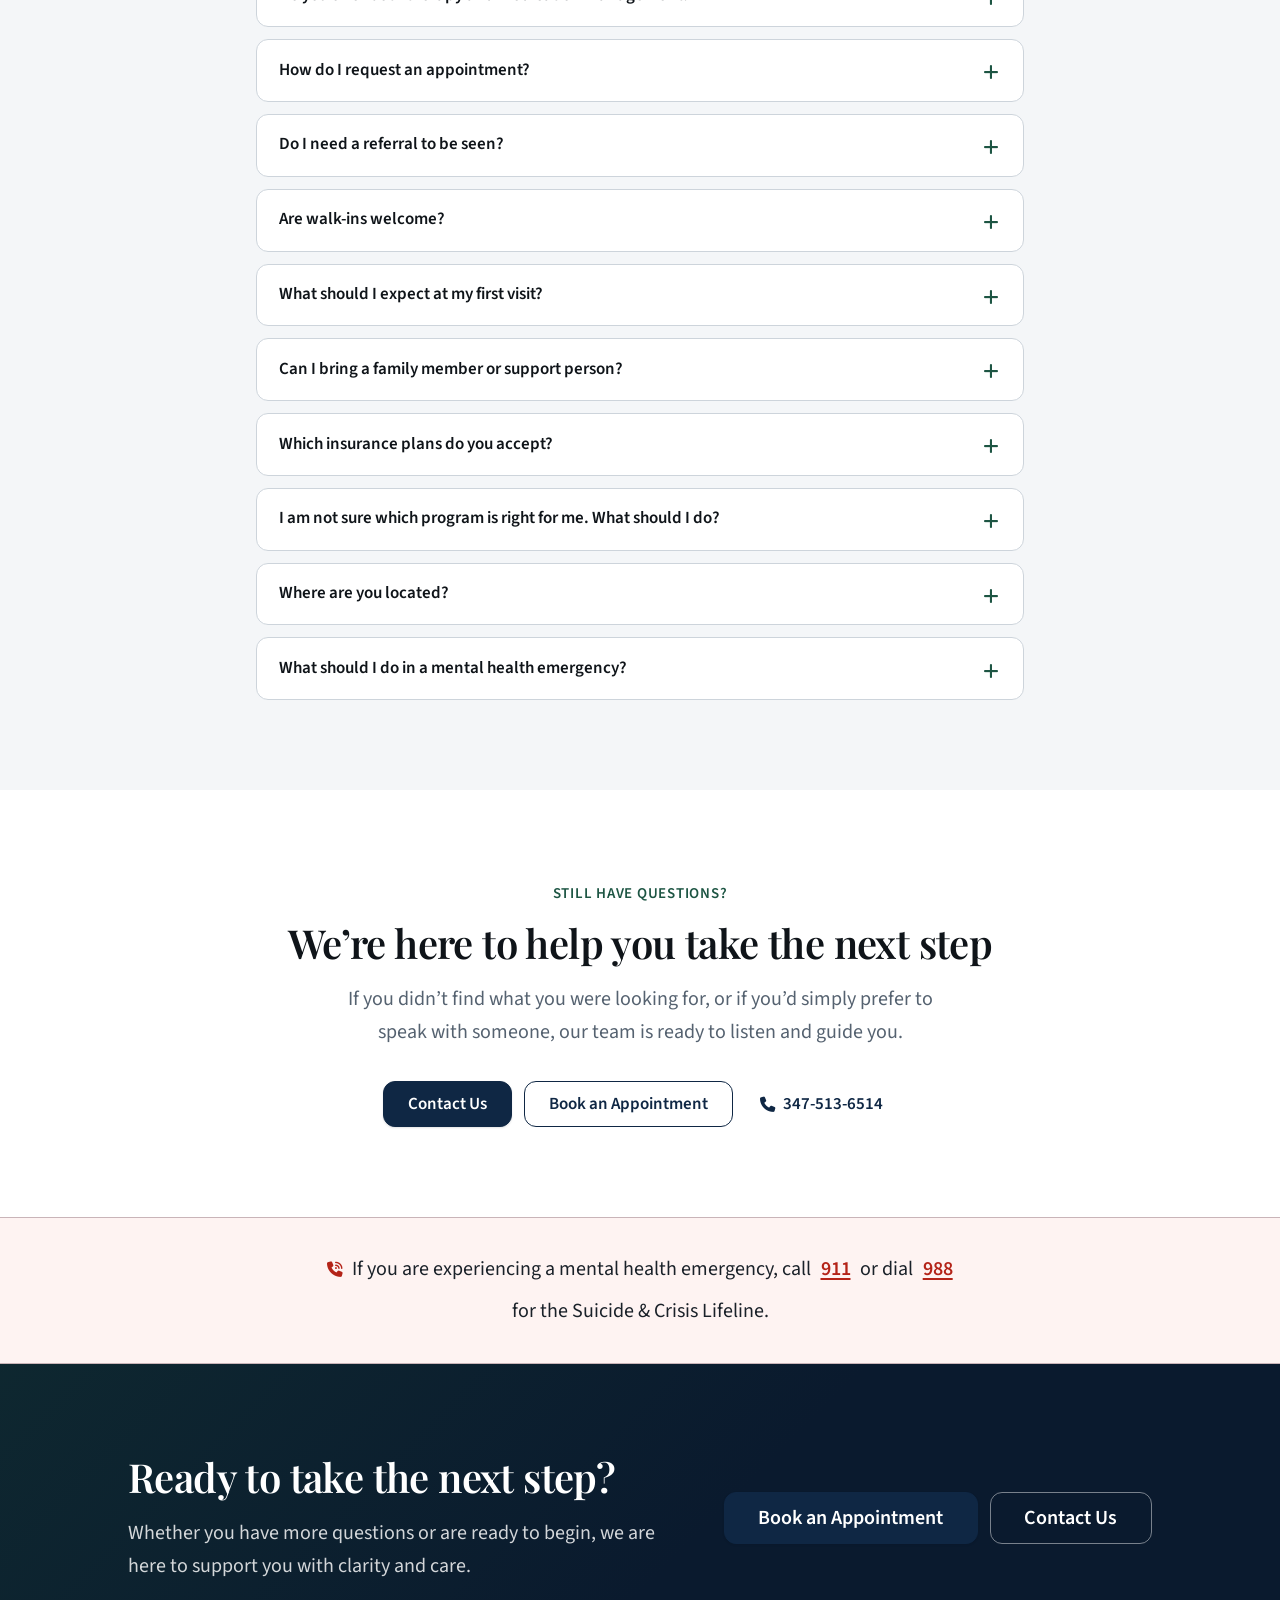
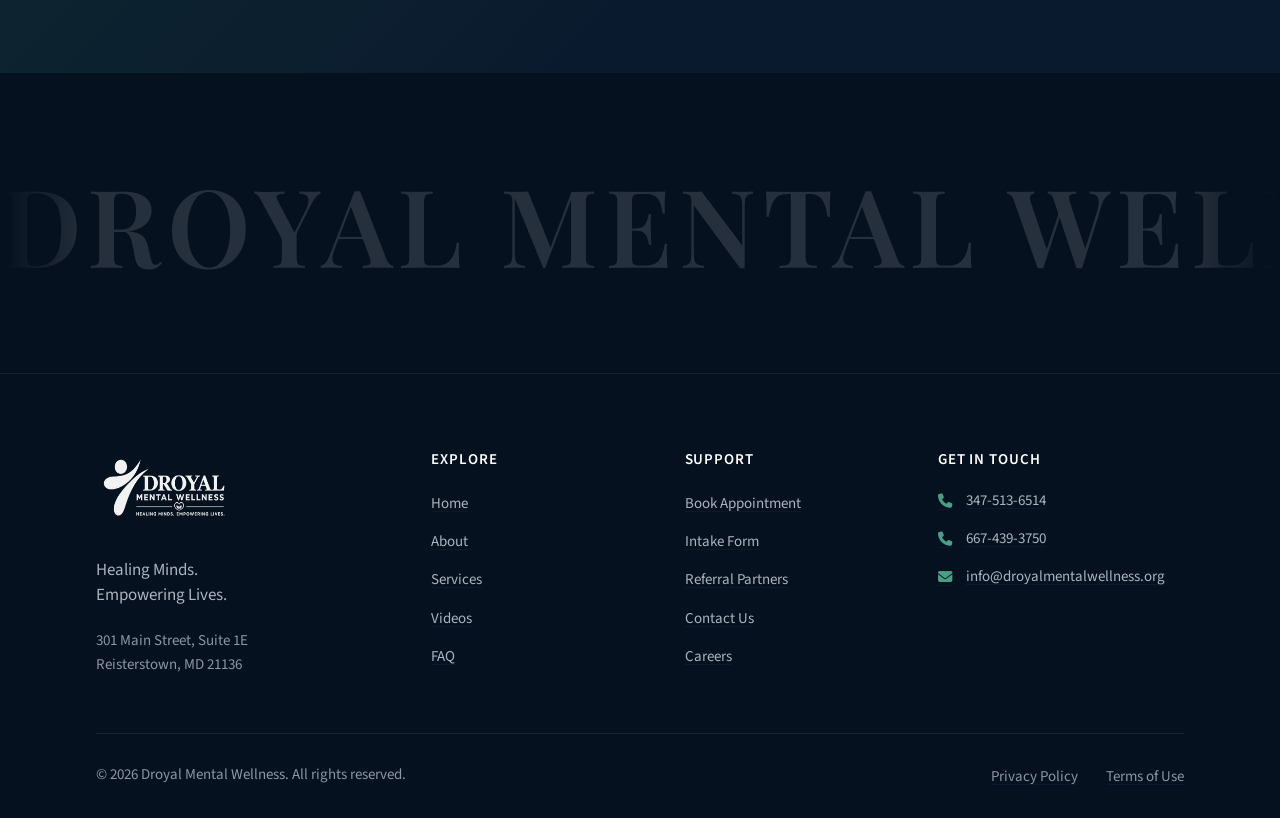
<file: faq.html>
<!DOCTYPE html>
<html lang="en">
<head>
  <meta charset="UTF-8">
  <meta name="viewport" content="width=device-width, initial-scale=1.0">
  <meta http-equiv="X-UA-Compatible" content="IE=edge">

  <title>Frequently Asked Questions | Droyal Mental Wellness</title>
  <meta name="description" content="Find clear answers about outpatient mental health services, psychiatric rehabilitation, appointments, and what to expect at Droyal Mental Wellness in Reisterstown, Maryland.">
  <meta name="robots" content="index, follow">
  <link rel="canonical" href="https://droyalmentalwellness.org/faq.html">

  <meta property="og:type" content="website">
  <meta property="og:url" content="https://droyalmentalwellness.org/faq.html">
  <meta property="og:title" content="Frequently Asked Questions | Droyal Mental Wellness">
  <meta property="og:description" content="Clear answers about our outpatient mental health and psychiatric rehabilitation services.">
  <meta property="og:image" content="https://droyalmentalwellness.org/assets/images/og-default.jpg">
  <meta property="og:locale" content="en_US">
  <meta property="og:site_name" content="Droyal Mental Wellness">

  <link rel="icon" href="favicon/favicon.ico" sizes="any">
  <link rel="icon" type="image/png" sizes="32x32" href="favicon/favicon-32x32.png">
  <link rel="icon" type="image/png" sizes="16x16" href="favicon/favicon-16x16.png">
  <link rel="apple-touch-icon" href="favicon/apple-touch-icon.png">

  <link rel="preconnect" href="https://fonts.googleapis.com">
  <link rel="preconnect" href="https://fonts.gstatic.com" crossorigin>
  <link rel="preconnect" href="https://cdnjs.cloudflare.com">

  <link href="https://fonts.googleapis.com/css2?family=Playfair+Display:wght@500;600;700&family=Source+Sans+3:wght@400;500;600;700&display=swap" rel="stylesheet">
  <link rel="stylesheet" href="https://cdnjs.cloudflare.com/ajax/libs/font-awesome/6.5.1/css/all.min.css">
  <link rel="stylesheet" href="https://unpkg.com/aos@2.3.4/dist/aos.css"/>

  <link rel="stylesheet" href="css/global.css">
  <link rel="stylesheet" href="css/faq.css">
</head>

<body>
  <div id="header-placeholder"></div>

  <main id="main-content">

    <!-- PAGE HERO -->
    <section class="page-hero" data-chapter="skip" aria-labelledby="faq-hero-heading">
      <div class="page-hero-bg" aria-hidden="true">
        <img 
          src="assets/images/faq-hero.webp" 
          alt=""
          width="1920"
          height="900"
          decoding="async"
        >
        <div class="page-hero-overlay"></div>
      </div>

      <div class="container">
        <div class="page-hero-content" data-aos="fade-up" data-aos-duration="900">
          <p class="page-hero-eyebrow">Frequently Asked Questions</p>
          <h1 id="faq-hero-heading" class="page-hero-title">
            Clear answers to common questions
          </h1>
          <p class="page-hero-lead">
            We understand that reaching out for support can bring many questions. Here you will find straightforward information about our services and what to expect.
          </p>
        </div>
      </div>
    </section>


    <!-- INTRO / GUIDANCE -->
    <section class="section faq-intro" data-chapter="Guidance" aria-labelledby="faq-intro-heading">
      <div class="container">
        <div class="faq-intro-inner" data-aos="fade-up" data-aos-duration="850">
          <p class="section-eyebrow">Before You Begin</p>
          <h2 id="faq-intro-heading" class="section-title">
            Helpful information, not medical advice
          </h2>
          <div class="faq-intro-text">
            <p>
              The answers on this page are intended to give you a clear overview of how Droyal Mental Wellness works. They are general in nature and do not replace a conversation with our team.
            </p>
            <p>
              If you are in immediate distress or need urgent support, please contact emergency services or a crisis resource in your area. For questions about our programs, appointments, or next steps, we are here to help.
            </p>
          </div>
        </div>
      </div>
    </section>

    <!-- FAQ CONTENT AREA -->
    <section class="section faq-content section--alt" data-chapter="skip" aria-labelledby="faq-content-heading">
        <div class="container">

            <div class="section-header text-center" data-aos="fade-up" data-aos-duration="800">
            <p class="section-eyebrow">Common Questions</p>
            <h2 id="faq-content-heading" class="section-title">
                What people often ask
            </h2>
            <p class="section-lead">
                Select a topic or browse the questions below. Answers are general and meant to help you understand our services.
            </p>
            </div>

            <div class="faq-categories" role="tablist" aria-label="FAQ categories" data-aos="fade-up" data-aos-duration="800" data-aos-delay="80">

            </div>

            <div class="faq-accordion" id="faq-accordion" data-aos="fade-up" data-aos-duration="850" data-aos-delay="120">
            <!-- JS will inject -->
            </div>

            <div class="faq-empty" id="faq-empty" hidden>
            <p>No questions available in this category right now.</p>
            </div>

        </div>
    </section>


    <!-- STILL HAVE QUESTIONS? -->
    <section class="section faq-still-questions" data-chapter="Contact" aria-labelledby="still-questions-heading">
        <div class="container">
            <div class="faq-still-inner" data-aos="fade-up" data-aos-duration="850">

            <div class="faq-still-content">
                <p class="section-eyebrow">Still Have Questions?</p>
                <h2 id="still-questions-heading" class="section-title">
                We’re here to help you take the next step
                </h2>
                <p class="faq-still-lead">
                If you didn’t find what you were looking for, or if you’d simply prefer to speak with someone, our team is ready to listen and guide you.
                </p>
            </div>

            <div class="faq-still-actions">
                <a href="contact.html" class="btn btn--primary">
                Contact Us
                </a>
                <a href="appointment.html" class="btn btn--outline">
                Book an Appointment
                </a>
                <a href="tel:+13475136514" class="btn btn--ghost faq-still-phone">
                <i class="fa-solid fa-phone" aria-hidden="true"></i>
                347-513-6514
                </a>
            </div>

            </div>
        </div>
        </section>

        <section class="crisis-notice" data-chapter="skip" aria-label="Mental health emergency">
          <div class="container">
            <p class="crisis-notice-text">
              <i class="fa-solid fa-phone-volume" aria-hidden="true"></i>
              If you are experiencing a mental health emergency, call
              <a href="tel:911">911</a>
              or dial
              <a href="tel:988">988</a>
              for the Suicide &amp; Crisis Lifeline.
            </p>
          </div>
        </section>

        <!-- FINAL CTA BAND -->
        <section class="faq-cta-band" data-chapter="skip" aria-labelledby="faq-cta-heading">
        <div class="container">
            <div class="faq-cta-inner" data-aos="zoom-in" data-aos-duration="800">

            <div class="faq-cta-content">
                <h2 id="faq-cta-heading" class="faq-cta-title">
                Ready to take the next step?
                </h2>
                <p class="faq-cta-text">
                Whether you have more questions or are ready to begin, we are here to support you with clarity and care.
                </p>
            </div>

            <div class="faq-cta-actions">
                <a href="appointment.html" class="btn btn--primary btn--lg">
                Book an Appointment
                </a>
                <a href="contact.html" class="btn btn--outline btn--lg faq-cta-secondary">
                Contact Us
                </a>
            </div>

            </div>
        </div>
    </section>

  </main>

  <div id="footer-placeholder"></div>

  <script src="https://unpkg.com/aos@2.3.4/dist/aos.js"></script>
  <script src="js/main.js"></script>
</body>
</html>
</file>
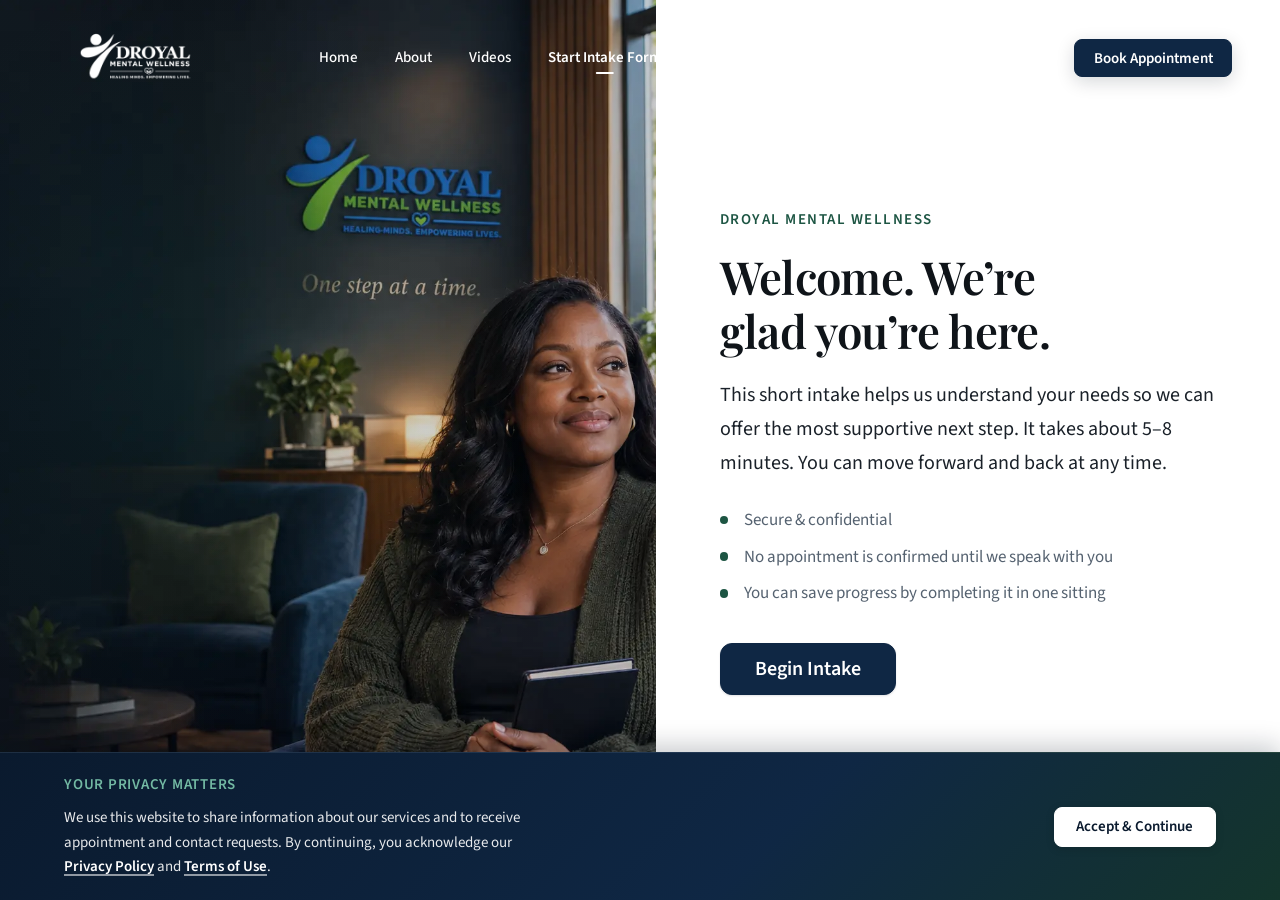
<file: intake.html>
<!DOCTYPE html>
<html lang="en">
<head>
  <meta charset="UTF-8">
  <meta name="viewport" content="width=device-width, initial-scale=1.0">
  <meta http-equiv="X-UA-Compatible" content="IE=edge">
  <title>Intake Form | Droyal Mental Wellness</title>
  <meta name="description" content="Begin your care journey with Droyal Mental Wellness. Complete our secure, confidential intake form in a few simple steps.">
  <meta name="robots" content="noindex, nofollow">
  <link rel="canonical" href="https://droyalmentalwellness.org/intake.html">

  <meta property="og:type" content="website">
  <meta property="og:url" content="https://droyalmentalwellness.org/intake.html">
  <meta property="og:title" content="Intake Form | Droyal Mental Wellness">
  <meta property="og:description" content="Begin your care journey with Droyal Mental Wellness. Complete our secure intake form.">
  <meta property="og:image" content="https://droyalmentalwellness.org/assets/images/og-default.jpg">
  <meta property="og:locale" content="en_US">
  <meta property="og:site_name" content="Droyal Mental Wellness">

  <link rel="icon" href="favicon/favicon.ico" sizes="any">
  <link rel="icon" type="image/png" sizes="32x32" href="favicon/favicon-32x32.png">
  <link rel="icon" type="image/png" sizes="16x16" href="favicon/favicon-16x16.png">
  <link rel="apple-touch-icon" href="favicon/apple-touch-icon.png">

  <link rel="preconnect" href="https://fonts.googleapis.com">
  <link rel="preconnect" href="https://fonts.gstatic.com" crossorigin>
  <link href="https://fonts.googleapis.com/css2?family=Playfair+Display:wght@500;600;700&family=Source+Sans+3:wght@400;500;600;700&display=swap" rel="stylesheet">

  <link rel="stylesheet" href="css/global.css">
  <link rel="stylesheet" href="css/intake.css">
</head>
<body>

  <div id="header-placeholder"></div>


    <!-- ========== WELCOME SCREEN ========== -->
    <section class="welcome-screen" data-chapter="skip" id="welcome-screen">
      <div class="welcome-media">
        <img 
          src="assets/images/intake-hero.webp" 
          alt=""
          width="960"
          height="1200"
          loading="eager"
          decoding="async"
        >
        <div class="welcome-media-overlay"></div>
      </div>

      <div class="welcome-content">
        <div class="welcome-inner">
          <p class="welcome-eyebrow">Droyal Mental Wellness</p>
          <h1 class="welcome-title">Welcome. We’re glad you’re here.</h1>
          <p class="welcome-lead">
            This short intake helps us understand your needs so we can offer the most supportive next step. 
            It takes about 5–8 minutes. You can move forward and back at any time.
          </p>
          <ul class="welcome-points">
            <li>Secure & confidential</li>
            <li>No appointment is confirmed until we speak with you</li>
            <li>You can save progress by completing it in one sitting</li>
          </ul>
          <button type="button" id="start-btn" class="btn btn--primary btn--lg">
            Begin Intake
          </button>
        </div>
      </div>
    </section>

  <!-- ========== FORM SCREEN ========== -->
  <section class="form-screen" data-chapter="skip" id="form-screen" hidden>
      <header class="form-header">
        <div class="form-header-inner">

          <a href="index.html" class="form-logo" aria-label="Droyal Mental Wellness">
            <img
              src="assets/logo/droyal-logo.webp"
              alt="Droyal Mental Wellness"
              width="140"
              height="36"
            >
          </a>

          <div class="form-header-actions">
            <a href="index.html" class="form-back-link">
              <i class="fa-solid fa-arrow-left" aria-hidden="true"></i>
              <span>Back to Website</span>
            </a>

            <a href="appointment.html" class="btn btn--header-outline">
              <i class="fa-regular fa-calendar" aria-hidden="true"></i>
              <span>Book Appointment</span>
            </a>
          </div>

        </div>
      </header>

      <!-- Progress -->
      <div class="progress-wrap">
        <div class="progress-track" id="progress-track">
          <div class="progress-step is-active" data-step="1">
            <span class="progress-circle">1</span>
            <span class="progress-label">About You</span>
          </div>
          <div class="progress-step" data-step="2">
            <span class="progress-circle">2</span>
            <span class="progress-label">Services</span>
          </div>
          <div class="progress-step" data-step="3">
            <span class="progress-circle">3</span>
            <span class="progress-label">Concerns</span>
          </div>
          <div class="progress-step" data-step="4">
            <span class="progress-circle">4</span>
            <span class="progress-label">History</span>
          </div>
          <div class="progress-step" data-step="5">
            <span class="progress-circle">5</span>
            <span class="progress-label">Health</span>
          </div>
          <div class="progress-step" data-step="6">
            <span class="progress-circle">6</span>
            <span class="progress-label">Preferences</span>
          </div>
          <div class="progress-step" data-step="7">
            <span class="progress-circle">7</span>
            <span class="progress-label">Review</span>
          </div>
        </div>
      </div>

      <main class="form-main">
        <form id="intake-form" action="api/intake.php" method="POST" novalidate>

          <!-- STEP 1: Who + Personal Info -->
          <div class="form-step is-active" data-step="1">
            <h2 class="step-title">Who is this for?</h2>
            <p class="step-desc">Tell us a little about the person seeking support.</p>

            <div class="field-group">
              <label class="field-label">I am seeking services for <span class="req">*</span></label>
              <div class="radio-cards" id="seeking-services-for">
                <label class="radio-card">
                  <input type="radio" name="seeking_services_for" value="myself" required>
                  <span>Myself</span>
                </label>
                <label class="radio-card">
                  <input type="radio" name="seeking_services_for" value="my_child">
                  <span>My child</span>
                </label>
                <label class="radio-card">
                  <input type="radio" name="seeking_services_for" value="another_person">
                  <span>Another person</span>
                </label>
              </div>
              <p class="field-error" data-error-for="seeking_services_for"></p>
            </div>

            <div class="field-group" id="relationship-group" hidden>
              <label class="field-label" for="relationship_to_client">Your relationship to the client <span class="req">*</span></label>
              <select name="relationship_to_client" id="relationship_to_client" class="field-input">
                <option value="">Select relationship</option>
                <option value="parent">Parent</option>
                <option value="legal_guardian">Legal guardian</option>
                <option value="other">Other</option>
              </select>
              <p class="field-error" data-error-for="relationship_to_client"></p>
            </div>

            <div class="field-row">
              <div class="field-group">
                <label class="field-label" for="first_name">First name <span class="req">*</span></label>
                <input type="text" id="first_name" name="first_name" class="field-input" maxlength="100" autocomplete="given-name" required>
                <p class="field-error" data-error-for="first_name"></p>
              </div>
              <div class="field-group">
                <label class="field-label" for="last_name">Last name <span class="req">*</span></label>
                <input type="text" id="last_name" name="last_name" class="field-input" maxlength="100" autocomplete="family-name" required>
                <p class="field-error" data-error-for="last_name"></p>
              </div>
            </div>

            <div class="field-group">
              <label class="field-label" for="preferred_name">Preferred name <span class="optional">(optional)</span></label>
              <input type="text" id="preferred_name" name="preferred_name" class="field-input" maxlength="100">
            </div>

            <div class="field-group">
              <label class="field-label" for="date_of_birth">Date of birth</label>
              <div class="date-input-wrap">
                <input type="text" id="date_of_birth" name="date_of_birth_display" class="field-input" placeholder="MM/DD/YYYY" maxlength="10" inputmode="numeric" autocomplete="bday">
                <span class="date-picker-icon" aria-hidden="true"><i class="fa-solid fa-calendar"></i></span>
                <input type="date" id="date_of_birth_picker" class="date-picker-fallback" aria-label="Open calendar" tabindex="-1">
              </div>
              <input type="hidden" id="date_of_birth_value" name="date_of_birth" value="">
              <p class="form-hint">
                <i class="fa-solid fa-circle-info" aria-hidden="true"></i>
                <span>Type MM/DD/YYYY (e.g. 05/14/1990) or use the calendar</span>
              </p>
              <p class="field-error" data-error-for="date_of_birth"></p>
            </div>

            <div class="field-row">
              <div class="field-group">
                <label class="field-label" for="phone">Phone</label>
                <input type="tel" id="phone" name="phone" class="field-input" maxlength="30" autocomplete="tel">
              </div>
              <div class="field-group">
                <label class="field-label" for="email">Email</label>
                <input type="email" id="email" name="email" class="field-input" maxlength="180" autocomplete="email">
                <p class="field-error" data-error-for="email"></p>
              </div>
            </div>

            <div class="field-group">
              <label class="field-label" for="preferred_contact_method">Preferred contact method</label>
              <select id="preferred_contact_method" name="preferred_contact_method" class="field-input">
                <option value="">Select</option>
                <option value="text">Text</option>
                <option value="call">Call</option>
                <option value="email">Email</option>
              </select>
            </div>
          </div>

          <!-- STEP 2: Services -->
          <div class="form-step" data-step="2" hidden>
            <h2 class="step-title">Services of interest</h2>
            <p class="step-desc">Select all that apply.</p>

            <div class="field-group">
              <label class="field-label">Services requested <span class="req">*</span></label>
              <div class="checkbox-list">
                <label class="check-item">
                  <input type="checkbox" name="services_requested[]" value="OMHC">
                  <span>Outpatient Mental Health Clinic (OMHC)</span>
                </label>
                <label class="check-item">
                  <input type="checkbox" name="services_requested[]" value="PRP">
                  <span>Psychiatric Rehabilitation Program (PRP)</span>
                </label>
                <label class="check-item">
                  <input type="checkbox" name="services_requested[]" value="Unsure">
                  <span>Not sure yet</span>
                </label>
              </div>
              <p class="field-error" data-error-for="services_requested"></p>
            </div>

            <div class="field-group" id="prp-areas-group" hidden>
              <label class="field-label">PRP support areas (if applicable)</label>
              <div class="checkbox-list">
                <label class="check-item"><input type="checkbox" name="prp_support_areas[]" value="Daily living skills"><span>Daily living skills</span></label>
                <label class="check-item"><input type="checkbox" name="prp_support_areas[]" value="Employment / education"><span>Employment / education</span></label>
                <label class="check-item"><input type="checkbox" name="prp_support_areas[]" value="Social skills"><span>Social skills</span></label>
                <label class="check-item"><input type="checkbox" name="prp_support_areas[]" value="Community resources"><span>Community resources</span></label>
                <label class="check-item"><input type="checkbox" name="prp_support_areas[]" value="Housing support"><span>Housing support</span></label>
                <label class="check-item"><input type="checkbox" name="prp_support_areas[]" value="Money management"><span>Money management</span></label>
              </div>
            </div>
          </div>

          <!-- STEP 3: Concerns -->
          <div class="form-step" data-step="3" hidden>
            <h2 class="step-title">Current concerns</h2>
            <p class="step-desc">Help us understand what brought you here.</p>

            <div class="field-group">
              <label class="field-label" for="reason_for_seeking_services">Main reason for seeking services</label>
              <textarea id="reason_for_seeking_services" name="reason_for_seeking_services" class="field-input" rows="4" maxlength="2000" placeholder="In your own words..."></textarea>
            </div>

            <div class="field-group">
              <label class="field-label" for="concern_duration">How long have these concerns been present?</label>
              <select id="concern_duration" name="concern_duration" class="field-input">
                <option value="">Select</option>
                <option value="less_than_1_month">Less than 1 month</option>
                <option value="1_to_3_months">1–3 months</option>
                <option value="3_to_6_months">3–6 months</option>
                <option value="more_than_6_months">More than 6 months</option>
                <option value="not_sure">Not sure</option>
              </select>
            </div>

            <div class="field-group">
              <label class="field-label">Areas needing support</label>
              <div class="checkbox-list">
                <label class="check-item"><input type="checkbox" name="areas_needing_support[]" value="Mood / depression"><span>Mood / depression</span></label>
                <label class="check-item"><input type="checkbox" name="areas_needing_support[]" value="Anxiety / stress"><span>Anxiety / stress</span></label>
                <label class="check-item"><input type="checkbox" name="areas_needing_support[]" value="Relationships"><span>Relationships</span></label>
                <label class="check-item"><input type="checkbox" name="areas_needing_support[]" value="Trauma"><span>Trauma</span></label>
                <label class="check-item"><input type="checkbox" name="areas_needing_support[]" value="Behavioral concerns"><span>Behavioral concerns</span></label>
                <label class="check-item"><input type="checkbox" name="areas_needing_support[]" value="Daily functioning"><span>Daily functioning</span></label>
                <label class="check-item"><input type="checkbox" name="areas_needing_support[]" value="Other"><span>Other</span></label>
              </div>
            </div>

            <div class="field-group">
              <label class="field-label" for="hoped_outcomes">What are you hoping to gain from services?</label>
              <textarea id="hoped_outcomes" name="hoped_outcomes" class="field-input" rows="3" maxlength="1500"></textarea>
            </div>
          </div>

          <!-- STEP 4: History -->
          <div class="form-step" data-step="4" hidden>
            <h2 class="step-title">Service & medication history</h2>
            <p class="step-desc">This helps us coordinate care safely.</p>

            <div class="field-group">
              <label class="field-label">Have you previously received mental health services?</label>
              <div class="radio-row">
                <label class="radio-pill"><input type="radio" name="previously_received_services" value="yes"><span>Yes</span></label>
                <label class="radio-pill"><input type="radio" name="previously_received_services" value="no"><span>No</span></label>
                <label class="radio-pill"><input type="radio" name="previously_received_services" value="not_sure"><span>Not sure</span></label>
              </div>
            </div>

            <div class="field-group">
              <label class="field-label">Are you currently receiving services elsewhere?</label>
              <div class="radio-row">
                <label class="radio-pill"><input type="radio" name="currently_receiving_services" value="yes"><span>Yes</span></label>
                <label class="radio-pill"><input type="radio" name="currently_receiving_services" value="no"><span>No</span></label>
              </div>
            </div>

            <div class="field-group">
              <label class="field-label">Previously taken mental health medication?</label>
              <div class="radio-row">
                <label class="radio-pill"><input type="radio" name="previously_taken_mental_health_medication" value="yes"><span>Yes</span></label>
                <label class="radio-pill"><input type="radio" name="previously_taken_mental_health_medication" value="no"><span>No</span></label>
                <label class="radio-pill"><input type="radio" name="previously_taken_mental_health_medication" value="not_sure"><span>Not sure</span></label>
              </div>
            </div>

            <div class="field-group">
              <label class="field-label">Currently taking mental health medication?</label>
              <div class="radio-row">
                <label class="radio-pill"><input type="radio" name="currently_taking_mental_health_medication" value="yes"><span>Yes</span></label>
                <label class="radio-pill"><input type="radio" name="currently_taking_mental_health_medication" value="no"><span>No</span></label>
                <label class="radio-pill"><input type="radio" name="currently_taking_mental_health_medication" value="not_sure"><span>Not sure</span></label>
              </div>
            </div>

            <div class="field-group" id="medication-names-group" hidden>
              <label class="field-label" for="medication_names">Medication names (if known)</label>
              <textarea id="medication_names" name="medication_names" class="field-input" rows="2" placeholder="List any current or recent medications"></textarea>
            </div>
          </div>

          <!-- STEP 5: Health & Insurance -->
          <div class="form-step" data-step="5" hidden>
            <h2 class="step-title">Health & insurance</h2>
            <p class="step-desc">Optional but helpful for care coordination.</p>

            <div class="field-group">
              <label class="field-label">Do you have a primary care provider?</label>
              <div class="radio-row">
                <label class="radio-pill"><input type="radio" name="has_primary_care_provider" value="yes"><span>Yes</span></label>
                <label class="radio-pill"><input type="radio" name="has_primary_care_provider" value="no"><span>No</span></label>
                <label class="radio-pill"><input type="radio" name="has_primary_care_provider" value="prefer_not_to_say"><span>Prefer not to say</span></label>
              </div>
            </div>

            <div class="field-group">
              <label class="field-label" for="medical_conditions_or_health_concerns">Any medical conditions or health concerns we should know about?</label>
              <textarea id="medical_conditions_or_health_concerns" name="medical_conditions_or_health_concerns" class="field-input" rows="3"></textarea>
            </div>

            <div class="field-group">
              <label class="field-label">Do you have health insurance?</label>
              <div class="radio-row">
                <label class="radio-pill"><input type="radio" name="has_health_insurance" value="yes"><span>Yes</span></label>
                <label class="radio-pill"><input type="radio" name="has_health_insurance" value="no"><span>No</span></label>
                <label class="radio-pill"><input type="radio" name="has_health_insurance" value="not_sure"><span>Not sure</span></label>
              </div>
            </div>

            <div id="insurance-fields" hidden>
              <div class="field-group">
                <label class="field-label" for="insurance_provider">Insurance provider</label>
                <input type="text" id="insurance_provider" name="insurance_provider" class="field-input" maxlength="180">
              </div>
              <div class="field-group">
                <label class="field-label" for="insurance_member_policy_id">Member / Policy ID</label>
                <input type="text" id="insurance_member_policy_id" name="insurance_member_policy_id" class="field-input" maxlength="180">
              </div>
            </div>
          </div>

          <!-- STEP 6: Support + Preferences -->
          <div class="form-step" data-step="6" hidden>
            <h2 class="step-title">Emergency Contact</h2>
            <p class="step-desc">Optional emergency contact and preferred times.</p>

            <div class="field-group">
              <label class="field-label" for="support_contact_name">Support contact name</label>
              <input type="text" id="support_contact_name" name="support_contact_name" class="field-input" maxlength="150">
            </div>
            <div class="field-row">
              <div class="field-group">
                <label class="field-label" for="support_contact_relationship">Relationship</label>
                <input type="text" id="support_contact_relationship" name="support_contact_relationship" class="field-input" maxlength="100">
              </div>
              <div class="field-group">
                <label class="field-label" for="support_contact_phone">Phone</label>
                <input type="tel" id="support_contact_phone" name="support_contact_phone" class="field-input" maxlength="30">
              </div>
            </div>

            <div class="field-group">
              <label class="field-label" for="follow_up_contact_method">How should we follow up with you?</label>
              <select id="follow_up_contact_method" name="follow_up_contact_method" class="field-input">
                <option value="">Select</option>
                <option value="text">Text</option>
                <option value="call">Calls</option>
                <option value="email">Email</option>
              </select>
            </div>

            <div class="field-group">
              <label class="field-label">Convenient days</label>
              <div class="checkbox-list checkbox-list--inline">
                <label class="check-item"><input type="checkbox" name="convenient_days[]" value="Monday"><span>Mon</span></label>
                <label class="check-item"><input type="checkbox" name="convenient_days[]" value="Tuesday"><span>Tue</span></label>
                <label class="check-item"><input type="checkbox" name="convenient_days[]" value="Wednesday"><span>Wed</span></label>
                <label class="check-item"><input type="checkbox" name="convenient_days[]" value="Thursday"><span>Thu</span></label>
                <label class="check-item"><input type="checkbox" name="convenient_days[]" value="Friday"><span>Fri</span></label>
                <label class="check-item"><input type="checkbox" name="convenient_days[]" value="Saturday"><span>Sat</span></label>
              </div>
            </div>

            <div class="field-group">
              <label class="field-label">Convenient time of day</label>
              <div class="checkbox-list checkbox-list--inline">
                <label class="check-item"><input type="checkbox" name="convenient_time_of_day[]" value="Morning"><span>Morning</span></label>
                <label class="check-item"><input type="checkbox" name="convenient_time_of_day[]" value="Afternoon"><span>Afternoon</span></label>
                <label class="check-item"><input type="checkbox" name="convenient_time_of_day[]" value="Evening"><span>Evening</span></label>
              </div>
            </div>
          </div>

          <!-- STEP 7: Review + Confirm -->
          <div class="form-step" data-step="7" hidden>
            <h2 class="step-title">Review your information</h2>
            <p class="step-desc">Check each section below. Use Edit if you need to change anything, then confirm and submit.</p>

            <div id="intake-review" class="intake-review"></div>

            <div class="field-group">
              <label class="check-item check-item--large">
                <input type="checkbox" name="privacy_acknowledged" value="1" required>
                <span>I understand that the information I provide will be kept confidential in accordance with applicable privacy laws and Droyal Mental Wellness policies. <span class="req">*</span></span>
              </label>
              <p class="field-error" data-error-for="privacy_acknowledged"></p>
            </div>

            <div class="field-group">
              <label class="check-item check-item--large">
                <input type="checkbox" name="information_accuracy_confirmed" value="1" required>
                <span>I confirm that the information I have provided is accurate to the best of my knowledge. <span class="req">*</span></span>
              </label>
              <p class="field-error" data-error-for="information_accuracy_confirmed"></p>
            </div>

            <div class="confirm-note">
              <p>After you submit, you will receive a confirmation with a reference number. Our team will contact you using the details you provided.</p>
            </div>
          </div>

          <!-- Navigation -->
          <div class="form-nav">
            <button type="button" class="btn btn--ghost" id="back-btn" hidden>Back</button>
            <div class="form-nav-right">
              <button type="button" class="btn btn--header-outline" id="next-btn">Continue</button>
              <button type="submit" class="btn btn--primary" id="submit-btn" hidden>Submit Intake</button>
            </div>
          </div>
        </form>
      </main>
    </section>

    <!-- SUCCESS SCREEN -->
    <section class="success-screen" data-chapter="skip" id="success-screen" hidden>
      <div class="success-card">
        <div class="success-icon" aria-hidden="true">
          <svg class="success-checkmark" viewBox="0 0 52 52">
            <circle class="success-checkmark-circle" cx="26" cy="26" r="25" fill="none"/>
            <path class="success-checkmark-check" fill="none" d="M14.1 27.2l7.1 7.2 16.7-16.8"/>
          </svg>
        </div>
        <h2 class="success-title">Thank you</h2>
        <p class="success-message">Your intake has been received successfully.</p>
        <p class="success-ref">Reference number: <strong id="ref-number"></strong></p>
        <p class="success-note">Our team will review your information and contact you shortly. Please keep this reference number for your records.</p>
        <a href="/" class="btn btn--primary">Return to Home</a>
      </div>
    </section>
  </div>

  <script src="https://unpkg.com/aos@2.3.4/dist/aos.js"></script>
  <script src="js/intake.js"></script>
  <script src="js/main.js"></script>
</body>
</html>
</file>
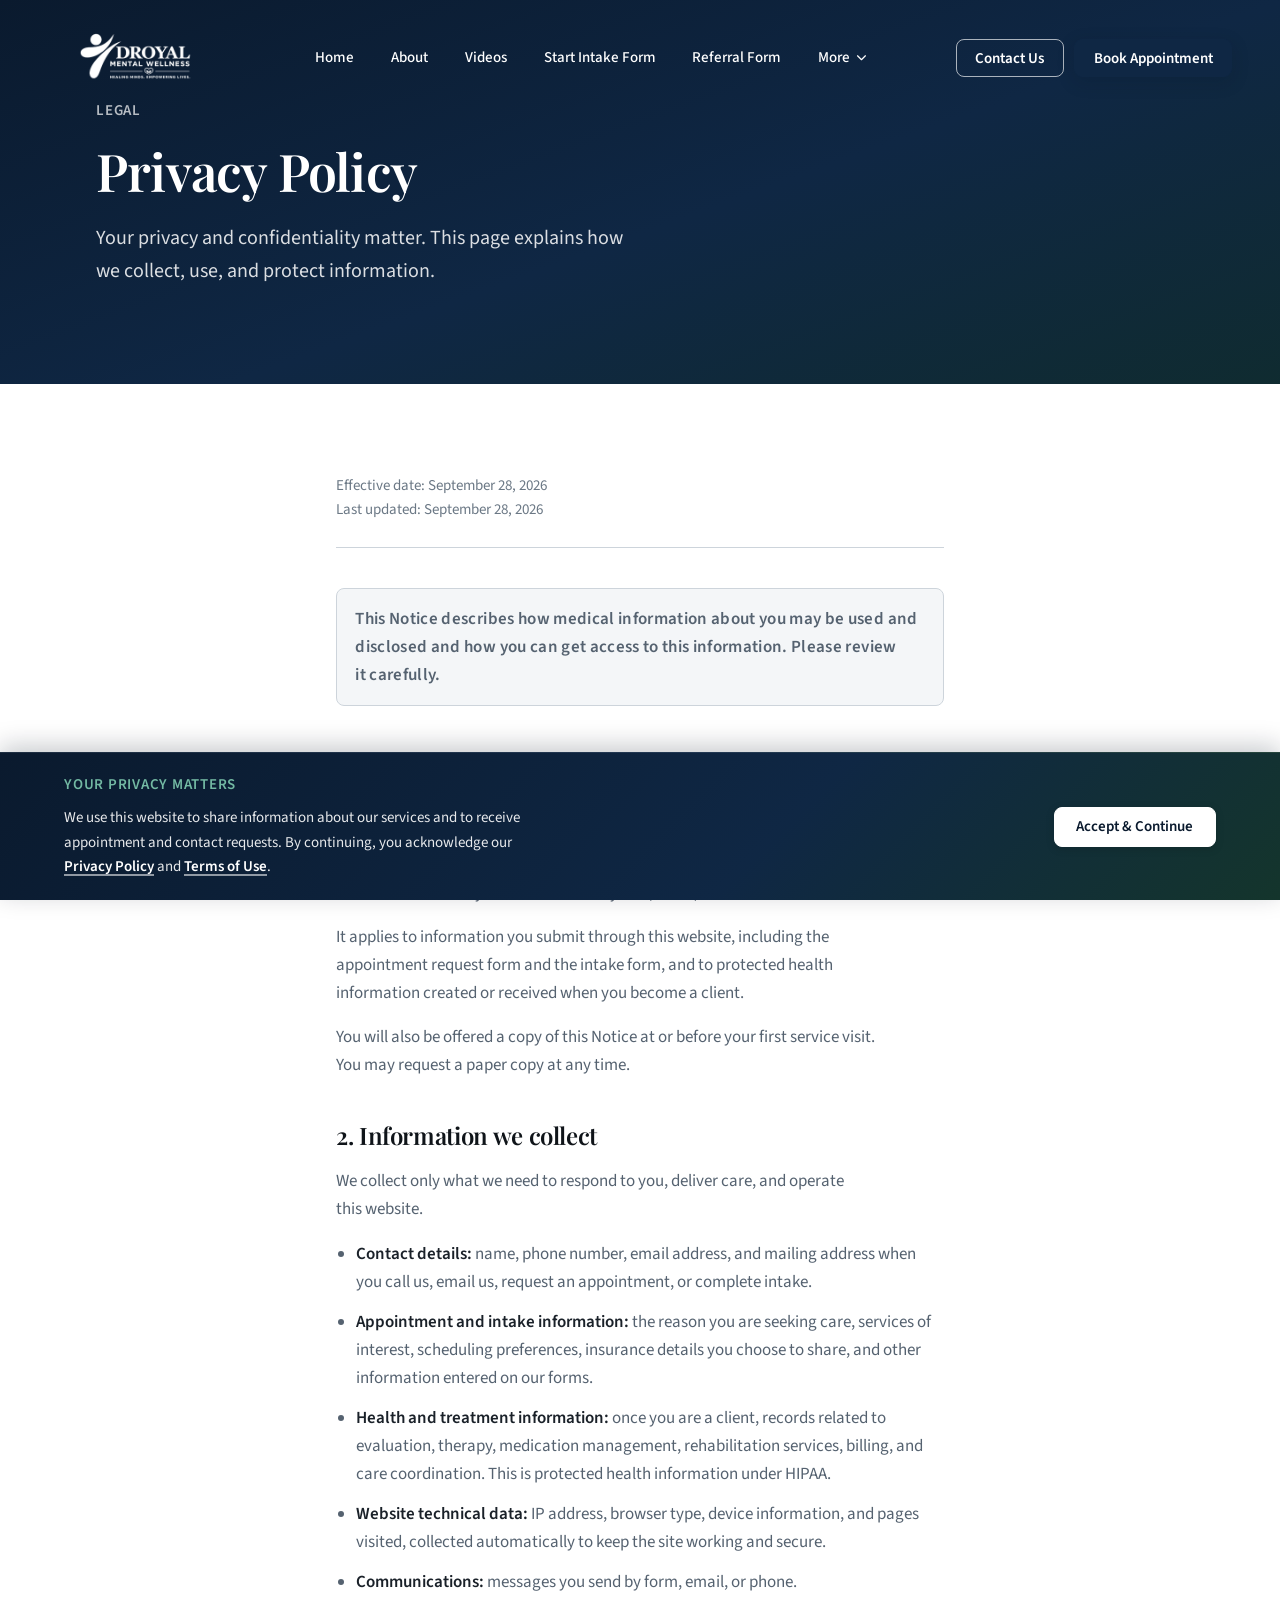
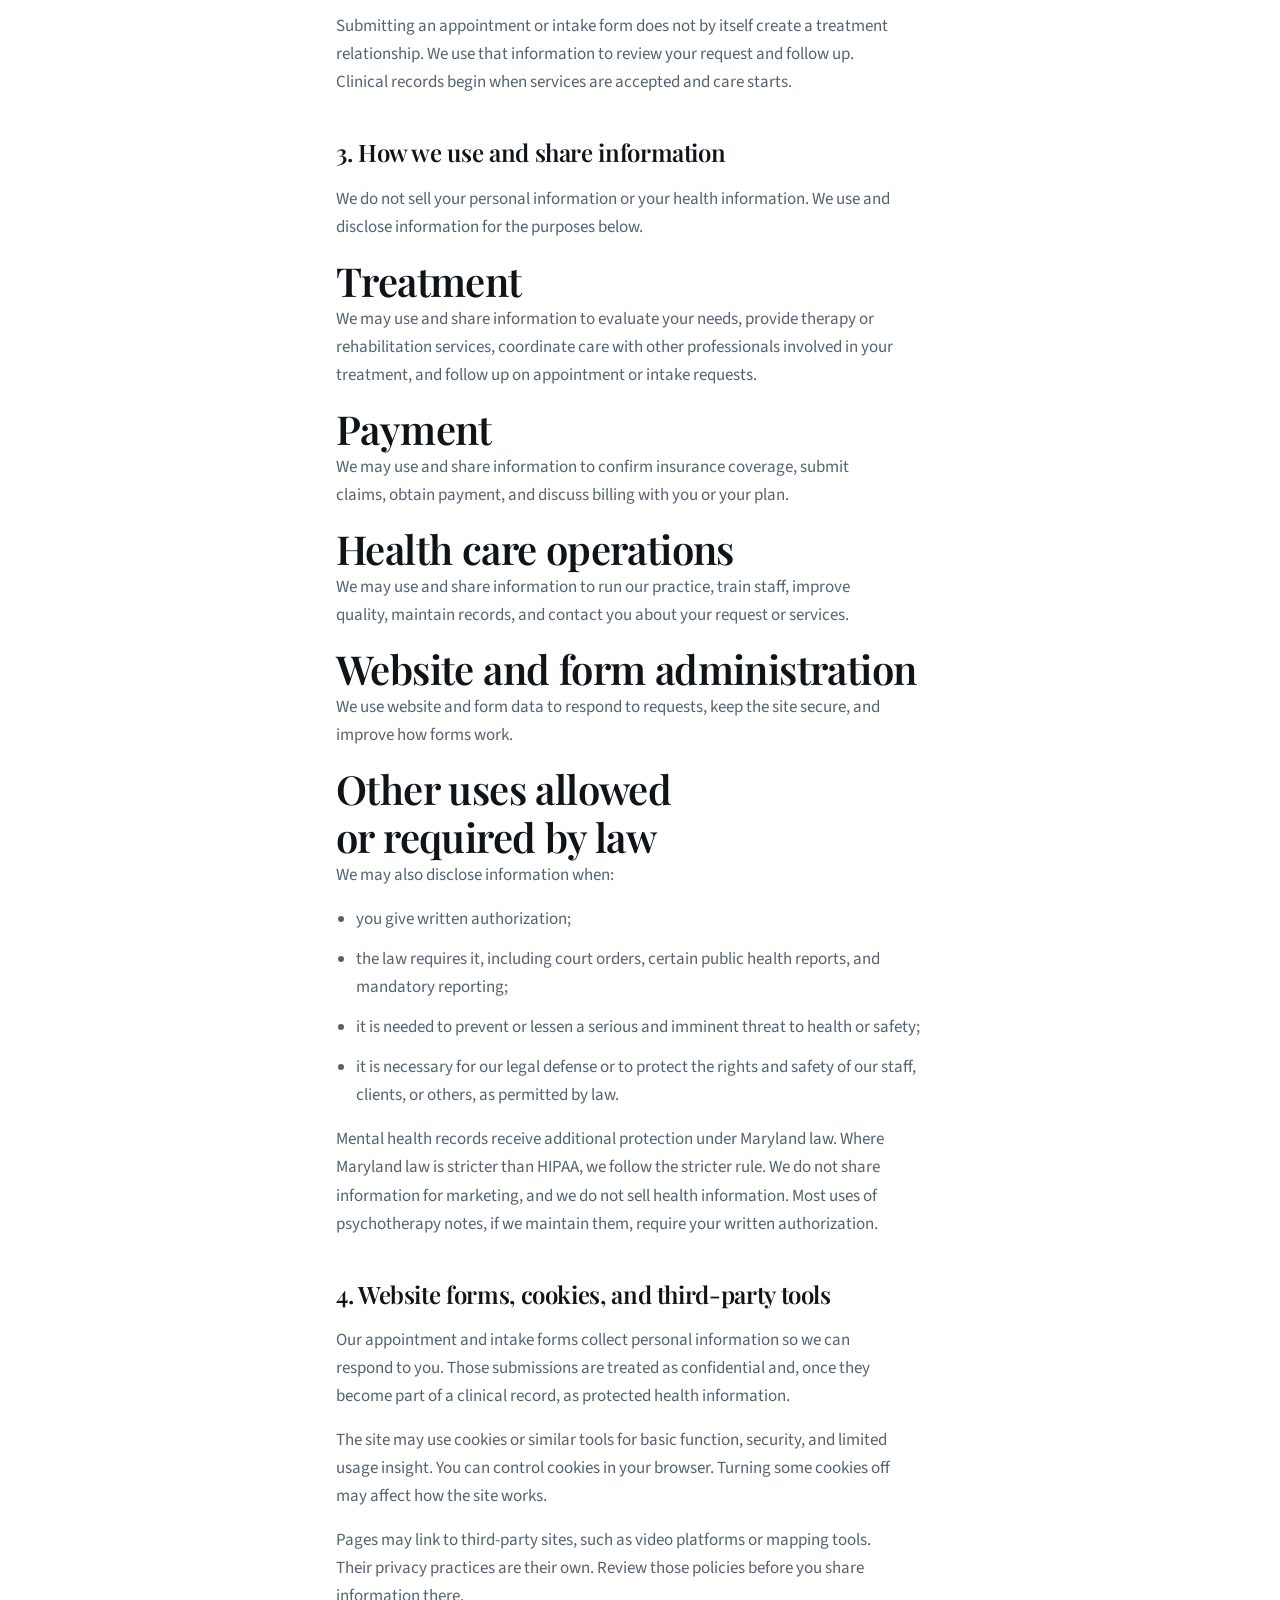
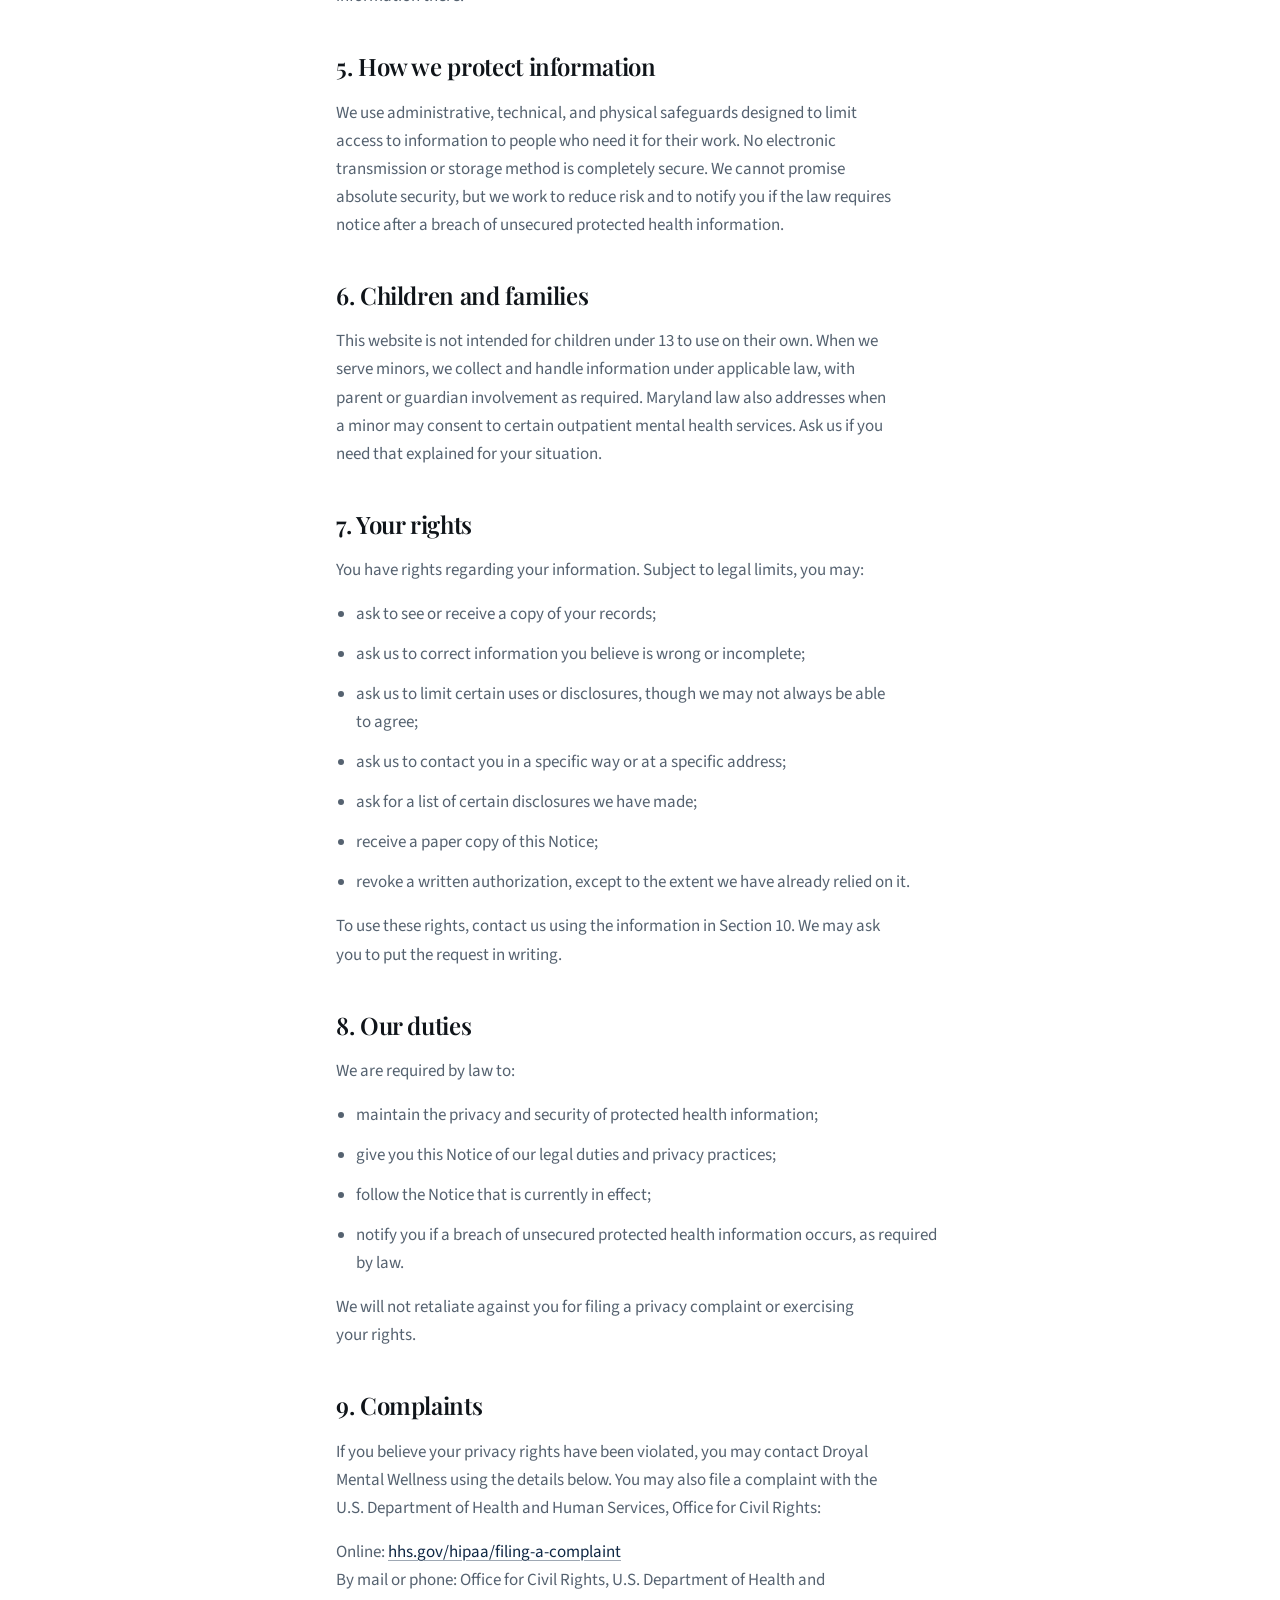
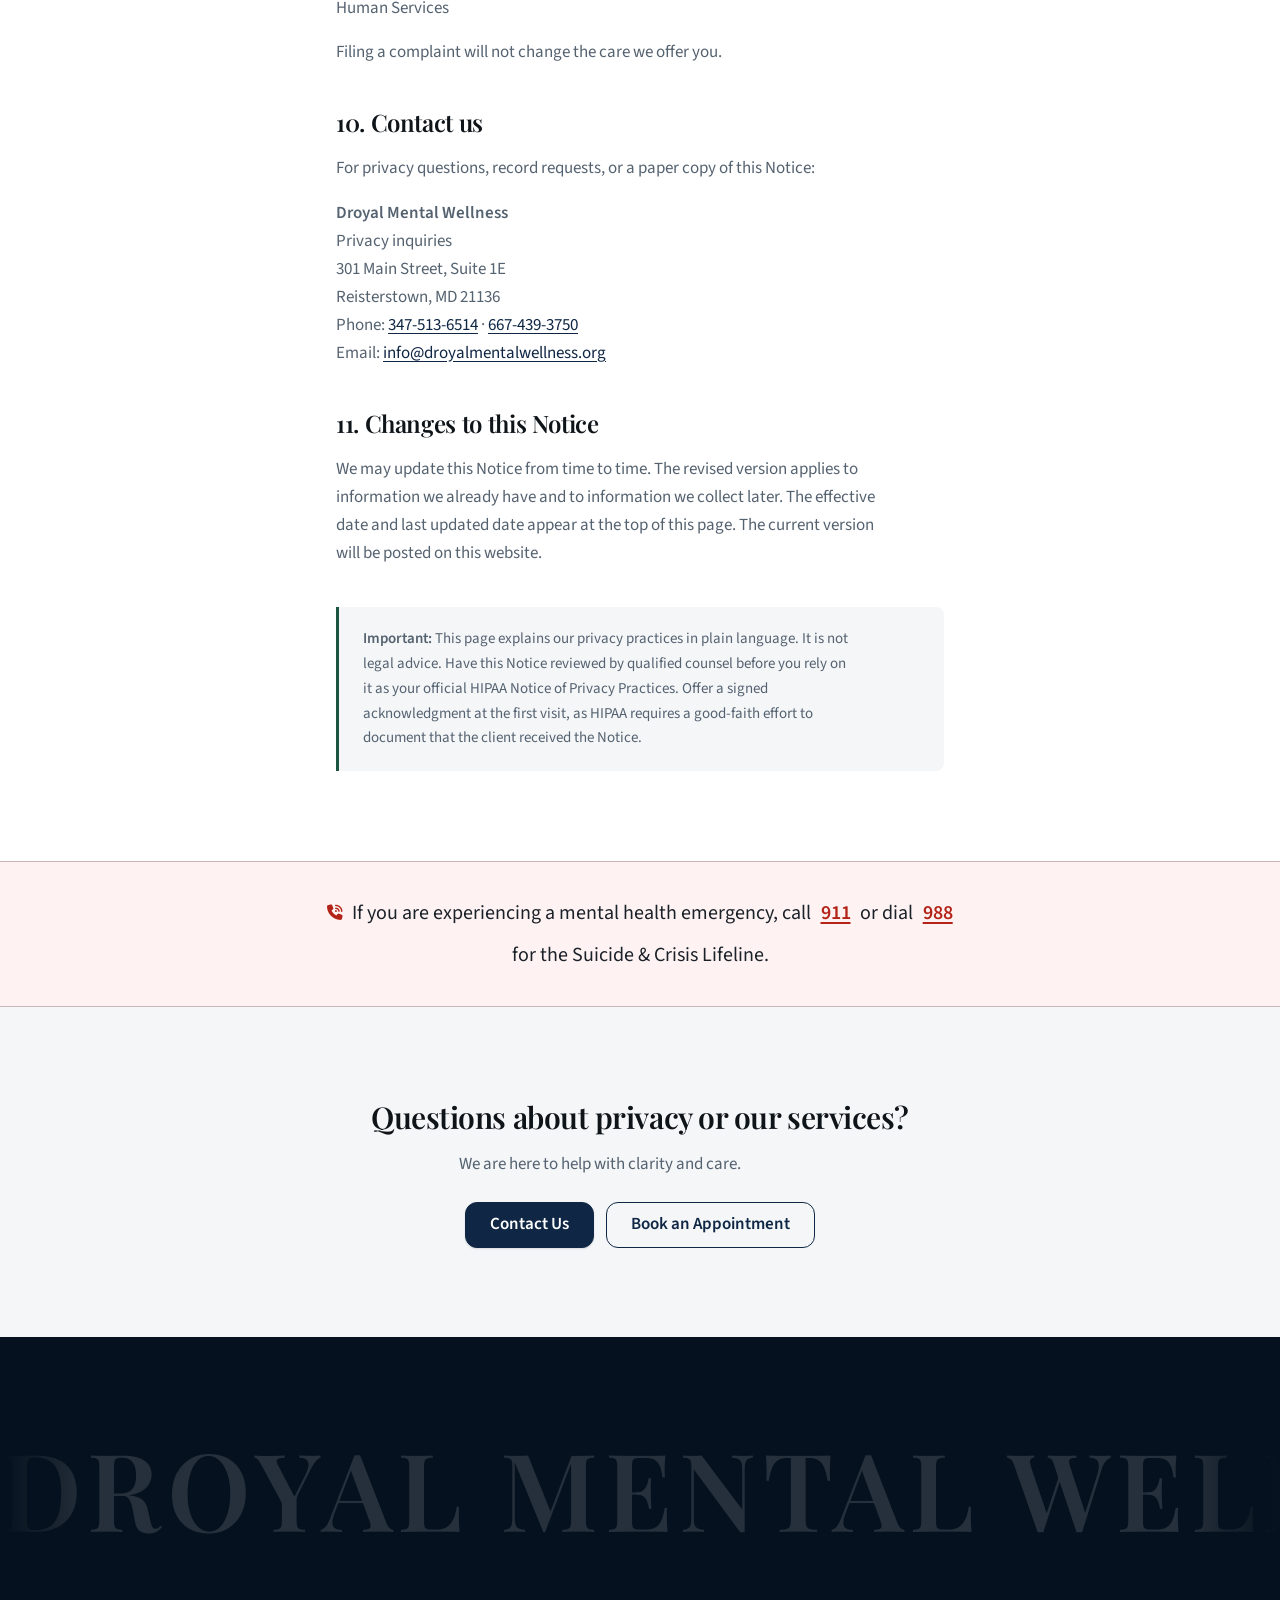
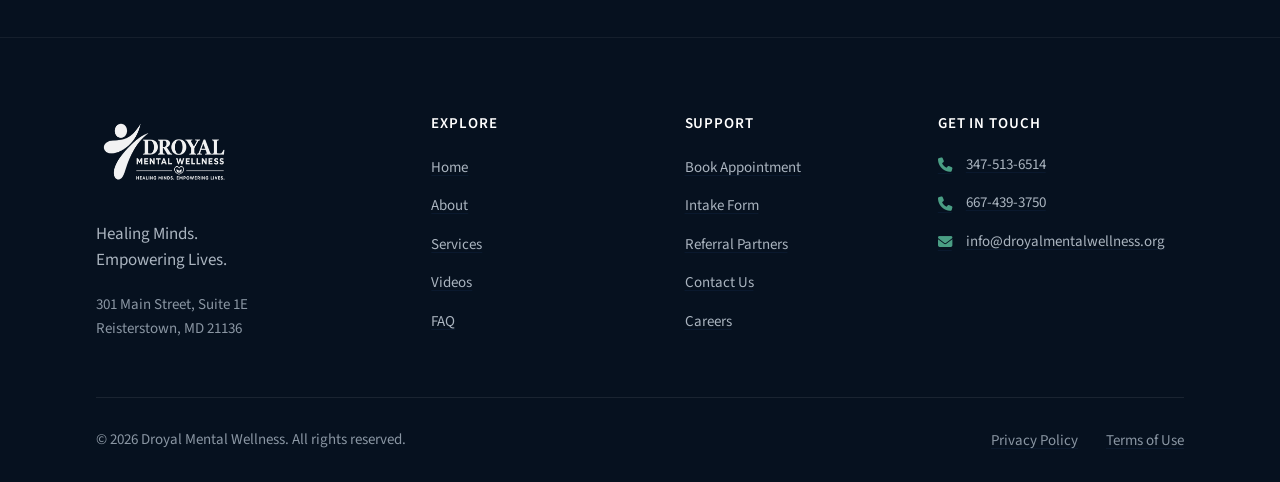
<file: privacy.html>
<!DOCTYPE html>
<html lang="en">
<head>
  <meta charset="UTF-8">
  <meta name="viewport" content="width=device-width, initial-scale=1.0">
  <meta http-equiv="X-UA-Compatible" content="IE=edge">

  <title>Privacy Policy | Droyal Mental Wellness</title>
  <meta name="description" content="Learn how Droyal Mental Wellness collects, uses, and protects your personal information. Our commitment to privacy and confidentiality.">
  <meta name="robots" content="index, follow">
  <link rel="canonical" href="https://droyalmentalwellness.org/privacy.html">

  <meta property="og:type" content="website">
  <meta property="og:url" content="https://droyalmentalwellness.org/privacy.html">
  <meta property="og:title" content="Privacy Policy | Droyal Mental Wellness">
  <meta property="og:description" content="How we collect, use, and protect your personal information.">
  <meta property="og:image" content="https://droyalmentalwellness.org/assets/images/og-default.jpg">
  <meta property="og:locale" content="en_US">
  <meta property="og:site_name" content="Droyal Mental Wellness">

  <link rel="icon" href="favicon/favicon.ico" sizes="any">
  <link rel="icon" type="image/png" sizes="32x32" href="favicon/favicon-32x32.png">
  <link rel="icon" type="image/png" sizes="16x16" href="favicon/favicon-16x16.png">
  <link rel="apple-touch-icon" href="favicon/apple-touch-icon.png">

  <link rel="preconnect" href="https://fonts.googleapis.com">
  <link rel="preconnect" href="https://fonts.gstatic.com" crossorigin>
  <link rel="preconnect" href="https://cdnjs.cloudflare.com">

  <link href="https://fonts.googleapis.com/css2?family=Playfair+Display:wght@500;600;700&family=Source+Sans+3:wght@400;500;600;700&display=swap" rel="stylesheet">
  <link rel="stylesheet" href="https://cdnjs.cloudflare.com/ajax/libs/font-awesome/6.5.1/css/all.min.css">
  <link rel="stylesheet" href="https://unpkg.com/aos@2.3.4/dist/aos.css"/>

  <link rel="stylesheet" href="css/global.css">
  <link rel="stylesheet" href="css/privacy-terms.css">
</head>

<body>
  <div id="header-placeholder"></div>

  <main id="main-content">

    <!-- PAGE HERO -->
    <section class="page-hero page-hero--privacy" data-chapter="skip" aria-labelledby="privacy-hero-heading">
      <div class="page-hero-bg" aria-hidden="true">
        <div class="page-hero-overlay"></div>
      </div>

      <div class="container">
        <div class="page-hero-content" data-aos="fade-up" data-aos-duration="900">
          <p class="page-hero-eyebrow">Legal</p>
          <h1 id="privacy-hero-heading" class="page-hero-title">
            Privacy Policy
          </h1>
          <p class="page-hero-lead">
            Your privacy and confidentiality matter. This page explains how we collect, use, and protect information.
          </p>
        </div>
      </div>
    </section>


 
        <!-- POLICY CONTENT -->
    <section class="section privacy-content" data-chapter="Policy" aria-labelledby="privacy-content-heading">
      <div class="container container--narrow">

        <div class="privacy-meta" data-aos="fade-up" data-aos-duration="800">
          <p class="privacy-updated">Effective date: <span>September 28, 2026</span></p>
          <p class="privacy-updated">Last updated: <span>September 28, 2026</span></p>
        </div>

        <div class="privacy-body" data-aos="fade-up" data-aos-duration="850" data-aos-delay="80">

          <div class="privacy-block">
            <p class="privacy-hipaa-banner">
              This Notice describes how medical information about you may be used and disclosed and how you can get access to this information. Please review it carefully.
            </p>
          </div>

          <div class="privacy-block">
            <h2 id="privacy-content-heading">1. Who this Notice covers</h2>
            <p>
              Droyal Mental Wellness (“we,” “us,” or “our”) provides outpatient mental health services and psychiatric rehabilitation in Reisterstown, Maryland. This page is our website Privacy Policy and our Notice of Privacy Practices under the Health Insurance Portability and Accountability Act (HIPAA).
            </p>
            <p>
              It applies to information you submit through this website, including the appointment request form and the intake form, and to protected health information created or received when you become a client.
            </p>
            <p>
              You will also be offered a copy of this Notice at or before your first service visit. You may request a paper copy at any time.
            </p>
          </div>

          <div class="privacy-block">
            <h2>2. Information we collect</h2>
            <p>We collect only what we need to respond to you, deliver care, and operate this website.</p>
            <ul>
              <li>
                <strong>Contact details:</strong> name, phone number, email address, and mailing address when you call us, email us, request an appointment, or complete intake.
              </li>
              <li>
                <strong>Appointment and intake information:</strong> the reason you are seeking care, services of interest, scheduling preferences, insurance details you choose to share, and other information entered on our forms.
              </li>
              <li>
                <strong>Health and treatment information:</strong> once you are a client, records related to evaluation, therapy, medication management, rehabilitation services, billing, and care coordination. This is protected health information under HIPAA.
              </li>
              <li>
                <strong>Website technical data:</strong> IP address, browser type, device information, and pages visited, collected automatically to keep the site working and secure.
              </li>
              <li>
                <strong>Communications:</strong> messages you send by form, email, or phone.
              </li>
            </ul>
            <p>
              Submitting an appointment or intake form does not by itself create a treatment relationship. We use that information to review your request and follow up. Clinical records begin when services are accepted and care starts.
            </p>
          </div>

          <div class="privacy-block">
            <h2>3. How we use and share information</h2>
            <p>
              We do not sell your personal information or your health information. We use and disclose information for the purposes below.
            </p>

            <h3>Treatment</h3>
            <p>
              We may use and share information to evaluate your needs, provide therapy or rehabilitation services, coordinate care with other professionals involved in your treatment, and follow up on appointment or intake requests.
            </p>

            <h3>Payment</h3>
            <p>
              We may use and share information to confirm insurance coverage, submit claims, obtain payment, and discuss billing with you or your plan.
            </p>

            <h3>Health care operations</h3>
            <p>
              We may use and share information to run our practice, train staff, improve quality, maintain records, and contact you about your request or services.
            </p>

            <h3>Website and form administration</h3>
            <p>
              We use website and form data to respond to requests, keep the site secure, and improve how forms work.
            </p>

            <h3>Other uses allowed or required by law</h3>
            <p>We may also disclose information when:</p>
            <ul>
              <li>you give written authorization;</li>
              <li>the law requires it, including court orders, certain public health reports, and mandatory reporting;</li>
              <li>it is needed to prevent or lessen a serious and imminent threat to health or safety;</li>
              <li>it is necessary for our legal defense or to protect the rights and safety of our staff, clients, or others, as permitted by law.</li>
            </ul>
            <p>
              Mental health records receive additional protection under Maryland law. Where Maryland law is stricter than HIPAA, we follow the stricter rule. We do not share information for marketing, and we do not sell health information. Most uses of psychotherapy notes, if we maintain them, require your written authorization.
            </p>
          </div>

          <div class="privacy-block">
            <h2>4. Website forms, cookies, and third-party tools</h2>
            <p>
              Our appointment and intake forms collect personal information so we can respond to you. Those submissions are treated as confidential and, once they become part of a clinical record, as protected health information.
            </p>
            <p>
              The site may use cookies or similar tools for basic function, security, and limited usage insight. You can control cookies in your browser. Turning some cookies off may affect how the site works.
            </p>
            <p>
              Pages may link to third-party sites, such as video platforms or mapping tools. Their privacy practices are their own. Review those policies before you share information there.
            </p>
          </div>

          <div class="privacy-block">
            <h2>5. How we protect information</h2>
            <p>
              We use administrative, technical, and physical safeguards designed to limit access to information to people who need it for their work. No electronic transmission or storage method is completely secure. We cannot promise absolute security, but we work to reduce risk and to notify you if the law requires notice after a breach of unsecured protected health information.
            </p>
          </div>

          <div class="privacy-block">
            <h2>6. Children and families</h2>
            <p>
              This website is not intended for children under 13 to use on their own. When we serve minors, we collect and handle information under applicable law, with parent or guardian involvement as required. Maryland law also addresses when a minor may consent to certain outpatient mental health services. Ask us if you need that explained for your situation.
            </p>
          </div>

          <div class="privacy-block">
            <h2>7. Your rights</h2>
            <p>You have rights regarding your information. Subject to legal limits, you may:</p>
            <ul>
              <li>ask to see or receive a copy of your records;</li>
              <li>ask us to correct information you believe is wrong or incomplete;</li>
              <li>ask us to limit certain uses or disclosures, though we may not always be able to agree;</li>
              <li>ask us to contact you in a specific way or at a specific address;</li>
              <li>ask for a list of certain disclosures we have made;</li>
              <li>receive a paper copy of this Notice;</li>
              <li>revoke a written authorization, except to the extent we have already relied on it.</li>
            </ul>
            <p>
              To use these rights, contact us using the information in Section 10. We may ask you to put the request in writing.
            </p>
          </div>

          <div class="privacy-block">
            <h2>8. Our duties</h2>
            <p>We are required by law to:</p>
            <ul>
              <li>maintain the privacy and security of protected health information;</li>
              <li>give you this Notice of our legal duties and privacy practices;</li>
              <li>follow the Notice that is currently in effect;</li>
              <li>notify you if a breach of unsecured protected health information occurs, as required by law.</li>
            </ul>
            <p>
              We will not retaliate against you for filing a privacy complaint or exercising your rights.
            </p>
          </div>

          <div class="privacy-block">
            <h2>9. Complaints</h2>
            <p>
              If you believe your privacy rights have been violated, you may contact Droyal Mental Wellness using the details below. You may also file a complaint with the U.S. Department of Health and Human Services, Office for Civil Rights:
            </p>
            <p>
              Online: <a href="https://www.hhs.gov/hipaa/filing-a-complaint/index.html" target="_blank" rel="noopener noreferrer">hhs.gov/hipaa/filing-a-complaint</a><br>
              By mail or phone: Office for Civil Rights, U.S. Department of Health and Human Services
            </p>
            <p>
              Filing a complaint will not change the care we offer you.
            </p>
          </div>

          <div class="privacy-block">
            <h2>10. Contact us</h2>
            <p>
              For privacy questions, record requests, or a paper copy of this Notice:
            </p>
            <address class="privacy-contact">
              <strong>Droyal Mental Wellness</strong><br>
              Privacy inquiries<br>
              301 Main Street, Suite 1E<br>
              Reisterstown, MD 21136<br>
              Phone: <a href="tel:+13475136514">347-513-6514</a> · <a href="tel:+16674393750">667-439-3750</a><br>
              Email: <a href="mailto:info@droyalmentalwellness.org">info@droyalmentalwellness.org</a>
            </address>
          </div>

          <div class="privacy-block">
            <h2>11. Changes to this Notice</h2>
            <p>
              We may update this Notice from time to time. The revised version applies to information we already have and to information we collect later. The effective date and last updated date appear at the top of this page. The current version will be posted on this website.
            </p>
          </div>

          <div class="privacy-note">
            <p>
              <strong>Important:</strong> This page explains our privacy practices in plain language. It is not legal advice. Have this Notice reviewed by qualified counsel before you rely on it as your official HIPAA Notice of Privacy Practices. Offer a signed acknowledgment at the first visit, as HIPAA requires a good-faith effort to document that the client received the Notice.
            </p>
          </div>

        </div>
      </div>
    </section>
    


    <section class="crisis-notice" data-chapter="skip" aria-label="Mental health emergency">
      <div class="container">
        <p class="crisis-notice-text">
          <i class="fa-solid fa-phone-volume" aria-hidden="true"></i>
          If you are experiencing a mental health emergency, call
          <a href="tel:911">911</a>
          or dial
          <a href="tel:988">988</a>
          for the Suicide &amp; Crisis Lifeline.
        </p>
      </div>
    </section>

    <section class="section privacy-cta" data-chapter="skip" aria-labelledby="privacy-cta-heading">
      <div class="container">
        <div class="privacy-cta-inner" data-aos="fade-up" data-aos-duration="800">
          <h2 id="privacy-cta-heading" class="privacy-cta-title">
            Questions about privacy or our services?
          </h2>
          <p class="privacy-cta-text">
            We are here to help with clarity and care.
          </p>
          <div class="privacy-cta-actions">
            <a href="contact.html" class="btn btn--primary">Contact Us</a>
            <a href="appointment.html" class="btn btn--outline">Book an Appointment</a>
          </div>
        </div>
      </div>
    </section>

  </main>

  <div id="footer-placeholder"></div>

  <script src="https://unpkg.com/aos@2.3.4/dist/aos.js"></script>
  <script src="js/main.js"></script>
</body>
</html>
</file>
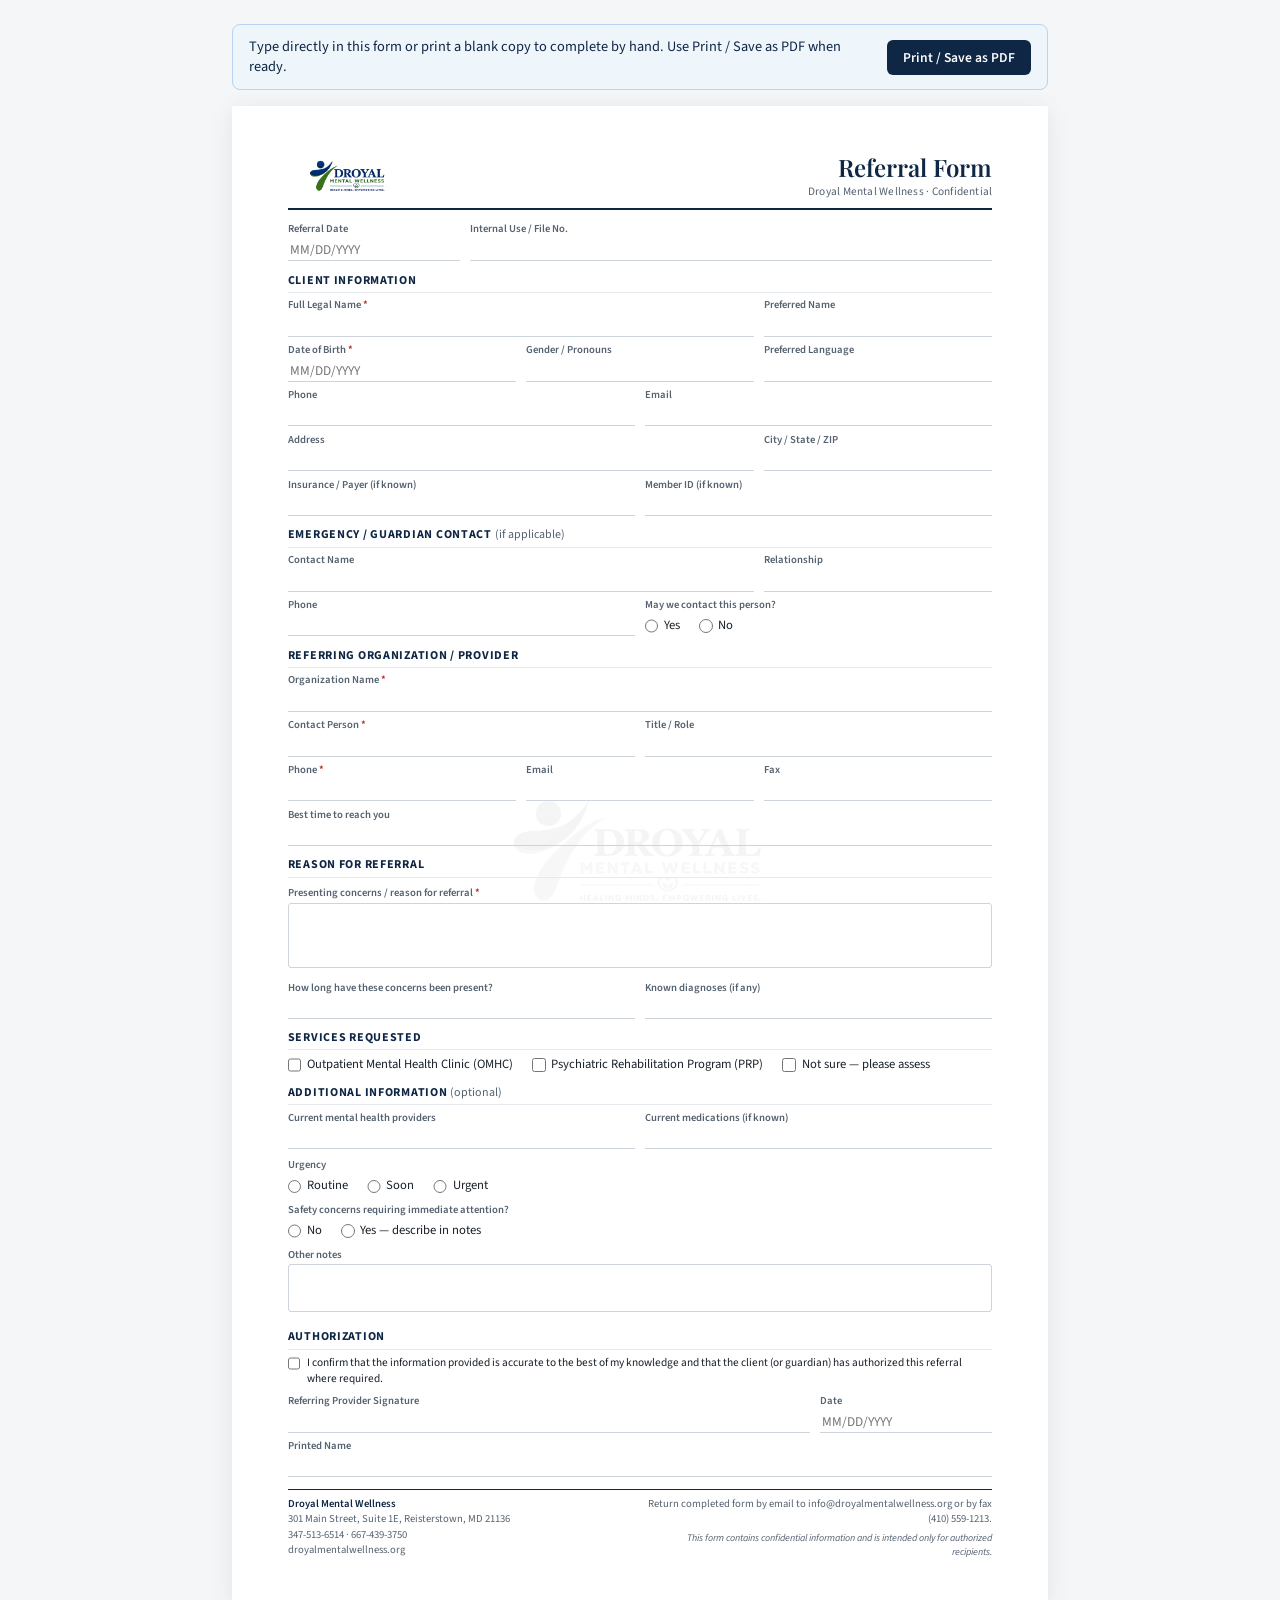
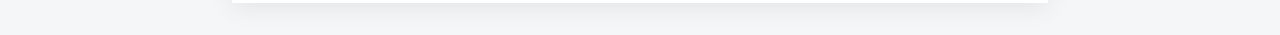
<file: referral-form.html>
<!DOCTYPE html>
<html lang="en">
<head>
  <meta charset="UTF-8">
  <meta name="viewport" content="width=device-width, initial-scale=1.0">
  <title>Referral Form | Droyal Mental Wellness</title>
  <link rel="preconnect" href="https://fonts.googleapis.com">
  <link rel="preconnect" href="https://fonts.gstatic.com" crossorigin>
  <link href="https://fonts.googleapis.com/css2?family=Playfair+Display:wght@600&family=Source+Sans+3:wght@400;500;600;700&display=swap" rel="stylesheet">
  <style>
    *,
    *::before,
    *::after {
      box-sizing: border-box;
      margin: 0;
      padding: 0;
    }

    :root {
      --navy: #0f2744;
      --navy-dark: #0a1a2e;
      --green: #1d5543;
      --text: #1a2129;
      --text-muted: #556270;
      --border: #cdd4db;
      --border-light: #e6eaee;
      --bg: #ffffff;
      --page: #f4f6f8;
      --error: #b42318;
      --focus: #2a63a0;
    }

    body {
      font-family: "Source Sans 3", "Source Sans Pro", system-ui, sans-serif;
      font-size: 10.5pt;
      line-height: 1.4;
      color: var(--text);
      background: var(--page);
      padding: 1.5rem 1rem 2rem;
    }

    .print-hint {
      max-width: 8.5in;
      margin: 0 auto 1rem;
      padding: 0.75rem 1rem;
      display: flex;
      align-items: center;
      justify-content: space-between;
      gap: 1rem;
      background: #eef5fb;
      border: 1px solid #b8d4f0;
      border-radius: 8px;
      font-size: 0.9rem;
      color: var(--navy);
    }

    .print-hint button {
      background: var(--navy);
      color: #fff;
      border: 0;
      padding: 0.5rem 1rem;
      border-radius: 6px;
      font: inherit;
      font-size: 0.85rem;
      font-weight: 600;
      cursor: pointer;
      white-space: nowrap;
    }

    .print-hint button:hover {
      background: var(--navy-dark);
    }

    .form-sheet {
      position: relative;
      overflow: hidden;
      max-width: 8.5in;
      margin: 0 auto;
      background: var(--bg);
      padding: 0.5in 0.58in 0.45in;
      box-shadow: 0 4px 24px rgba(15, 20, 25, 0.08);
    }

    .form-watermark {
      position: absolute;
      inset: 0;
      display: flex;
      align-items: center;
      justify-content: center;
      pointer-events: none;
      z-index: 0;
    }

    .form-watermark img {
      width: min(68%, 400px);
      opacity: 0.045;
      filter: grayscale(1);
      user-select: none;
    }

    .form-header,
    .form-section,
    .form-footer {
      position: relative;
      z-index: 1;
    }

    .form-header {
      display: flex;
      align-items: center;
      justify-content: space-between;
      gap: 1rem;
      padding-bottom: 0.5rem;
      margin-bottom: 0.75rem;
      border-bottom: 2px solid var(--navy);
    }

    .form-logo {
      height: 42px;
      width: auto;
      display: block;
    }

    .form-header-text {
      text-align: right;
    }

    .form-title {
      font-family: "Playfair Display", Georgia, serif;
      font-size: 18pt;
      font-weight: 600;
      color: var(--navy);
      line-height: 1.15;
    }

    .form-subtitle {
      margin-top: 0.15rem;
      font-size: 8.5pt;
      color: var(--text-muted);
      letter-spacing: 0.02em;
    }

    .form-meta {
      display: flex;
      gap: 0.6rem;
      margin-bottom: 0.75rem;
    }

    .form-section {
      margin-bottom: 0.7rem;
    }

    .section-label {
      margin-bottom: 0.35rem;
      padding-bottom: 0.15rem;
      border-bottom: 1px solid var(--border-light);
      font-size: 9pt;
      font-weight: 700;
      letter-spacing: 0.06em;
      text-transform: uppercase;
      color: var(--navy);
    }

    .section-label span {
      font-weight: 400;
      text-transform: none;
      letter-spacing: 0;
      color: var(--text-muted);
    }

    .field-row {
      display: flex;
      gap: 0.6rem;
      margin-bottom: 0.4rem;
    }

    .field {
      flex: 1;
      min-width: 0;
      display: flex;
      flex-direction: column;
      gap: 0.12rem;
    }

    .field--half { flex: 0 0 calc(50% - 0.3rem); }
    .field--third { flex: 0 0 calc(33.333% - 0.4rem); }
    .field--date { flex: 0 0 1.8in; }

    .field-label {
      font-size: 8pt;
      font-weight: 600;
      color: var(--text-muted);
    }

    .field-label .req {
      color: var(--error);
    }

    .field-line,
    .field-area {
      width: 100%;
      font: inherit;
      font-size: 10pt;
      color: var(--text);
      background: transparent;
    }

    .field-line {
      height: 1.35rem;
      padding: 0 0.15rem;
      border: 0;
      border-bottom: 1px solid var(--border);
    }

    .field-area {
      min-height: 3.3rem;
      padding: 0.3rem 0.4rem;
      border: 1px solid var(--border);
      border-radius: 3px;
      resize: none;
      line-height: 1.35;
    }

    .field-area--sm {
      min-height: 2.1rem;
    }

    .field-line:focus,
    .field-area:focus {
      outline: none;
      border-color: var(--navy);
    }

    .check-row {
      display: flex;
      flex-wrap: wrap;
      gap: 0.55rem 1.2rem;
      margin-top: 0.15rem;
    }

    .check-item {
      display: inline-flex;
      align-items: center;
      gap: 0.35rem;
      font-size: 9.5pt;
      cursor: pointer;
    }

    .check-item input {
      width: 0.85rem;
      height: 0.85rem;
      accent-color: var(--navy);
      flex-shrink: 0;
    }

    .ack-check {
      display: flex;
      align-items: flex-start;
      gap: 0.4rem;
      margin-bottom: 0.45rem;
      font-size: 8.5pt;
      line-height: 1.4;
    }

    .ack-check input {
      width: 0.8rem;
      height: 0.8rem;
      margin-top: 0.12rem;
      accent-color: var(--navy);
      flex-shrink: 0;
    }

    .form-footer {
      display: flex;
      justify-content: space-between;
      gap: 1rem;
      margin-top: 0.7rem;
      padding-top: 0.4rem;
      border-top: 1.5px solid var(--navy);
      font-size: 8pt;
      color: var(--text-muted);
      line-height: 1.45;
    }

    .form-footer strong {
      color: var(--navy);
      font-weight: 600;
    }

    .footer-note {
      display: block;
      margin-top: 0.25rem;
      font-size: 7.5pt;
      font-style: italic;
    }

    .footer-right {
      text-align: right;
      max-width: 3.6in;
    }

    @media (max-width: 720px) {
      body { padding: 1rem 0.75rem 1.5rem; }

      .print-hint {
        flex-direction: column;
        align-items: stretch;
      }

      .print-hint button { width: 100%; }

      .form-sheet { padding: 1.15rem 1rem 1.25rem; }

      .form-header,
      .form-footer,
      .field-row,
      .form-meta {
        flex-direction: column;
      }

      .form-header-text,
      .footer-right { text-align: left; }

      .field--half,
      .field--third,
      .field--date { flex: 1 1 auto; width: 100%; }
    }

    @media print {
      body {
        background: #fff;
        padding: 0;
        -webkit-print-color-adjust: exact;
        print-color-adjust: exact;
      }

      .print-hint { display: none !important; }

      .form-sheet {
        box-shadow: none;
        max-width: none;
        width: 100%;
        padding: 0.35in 0.45in 0.3in;
      }

      .form-section { margin-bottom: 0.5rem; }
      .field-row { margin-bottom: 0.3rem; }
      .field-area { min-height: 2.8rem; }
      .field-area--sm { min-height: 1.85rem; }

      @page {
        size: letter;
        margin: 0.4in;
      }
    }
  </style>
</head>
<body>
  <div class="print-hint">
    <span>Type directly in this form or print a blank copy to complete by hand. Use Print / Save as PDF when ready.</span>
    <button type="button" onclick="window.print()">Print / Save as PDF</button>
  </div>

  <div class="form-sheet">
    <div class="form-watermark" aria-hidden="true">
      <img src="assets/logo/droyal-logo.webp" alt="">
    </div>

    <header class="form-header">
      <img src="assets/logo/droyal-logo.webp" alt="Droyal Mental Wellness" class="form-logo" width="140" height="36">
      <div class="form-header-text">
        <h1 class="form-title">Referral Form</h1>
        <p class="form-subtitle">Droyal Mental Wellness · Confidential</p>
      </div>
    </header>

    <div class="form-meta">
      <div class="field field--date">
        <label class="field-label">Referral Date</label>
        <input type="text" class="field-line" name="referral_date" placeholder="MM/DD/YYYY">
      </div>
      <div class="field">
        <label class="field-label">Internal Use / File No.</label>
        <input type="text" class="field-line" name="file_no">
      </div>
    </div>

    <section class="form-section">
      <h2 class="section-label">Client Information</h2>
      <div class="field-row">
        <div class="field">
          <label class="field-label">Full Legal Name <span class="req">*</span></label>
          <input type="text" class="field-line" name="client_name">
        </div>
        <div class="field field--third">
          <label class="field-label">Preferred Name</label>
          <input type="text" class="field-line" name="client_preferred_name">
        </div>
      </div>
      <div class="field-row">
        <div class="field field--third">
          <label class="field-label">Date of Birth <span class="req">*</span></label>
          <input type="text" class="field-line" name="client_dob" placeholder="MM/DD/YYYY">
        </div>
        <div class="field field--third">
          <label class="field-label">Gender / Pronouns</label>
          <input type="text" class="field-line" name="client_gender">
        </div>
        <div class="field field--third">
          <label class="field-label">Preferred Language</label>
          <input type="text" class="field-line" name="client_language">
        </div>
      </div>
      <div class="field-row">
        <div class="field field--half">
          <label class="field-label">Phone</label>
          <input type="text" class="field-line" name="client_phone">
        </div>
        <div class="field field--half">
          <label class="field-label">Email</label>
          <input type="text" class="field-line" name="client_email">
        </div>
      </div>
      <div class="field-row">
        <div class="field">
          <label class="field-label">Address</label>
          <input type="text" class="field-line" name="client_address">
        </div>
        <div class="field field--third">
          <label class="field-label">City / State / ZIP</label>
          <input type="text" class="field-line" name="client_city_state">
        </div>
      </div>
      <div class="field-row">
        <div class="field field--half">
          <label class="field-label">Insurance / Payer (if known)</label>
          <input type="text" class="field-line" name="client_insurance">
        </div>
        <div class="field field--half">
          <label class="field-label">Member ID (if known)</label>
          <input type="text" class="field-line" name="client_member_id">
        </div>
      </div>
    </section>

    <section class="form-section">
      <h2 class="section-label">Emergency / Guardian Contact <span>(if applicable)</span></h2>
      <div class="field-row">
        <div class="field">
          <label class="field-label">Contact Name</label>
          <input type="text" class="field-line" name="emergency_name">
        </div>
        <div class="field field--third">
          <label class="field-label">Relationship</label>
          <input type="text" class="field-line" name="emergency_relationship">
        </div>
      </div>
      <div class="field-row">
        <div class="field field--half">
          <label class="field-label">Phone</label>
          <input type="text" class="field-line" name="emergency_phone">
        </div>
        <div class="field field--half">
          <label class="field-label">May we contact this person?</label>
          <div class="check-row">
            <label class="check-item"><input type="radio" name="emergency_consent" value="Yes"> Yes</label>
            <label class="check-item"><input type="radio" name="emergency_consent" value="No"> No</label>
          </div>
        </div>
      </div>
    </section>

    <section class="form-section">
      <h2 class="section-label">Referring Organization / Provider</h2>
      <div class="field-row">
        <div class="field">
          <label class="field-label">Organization Name <span class="req">*</span></label>
          <input type="text" class="field-line" name="org_name">
        </div>
      </div>
      <div class="field-row">
        <div class="field field--half">
          <label class="field-label">Contact Person <span class="req">*</span></label>
          <input type="text" class="field-line" name="contact_person">
        </div>
        <div class="field field--half">
          <label class="field-label">Title / Role</label>
          <input type="text" class="field-line" name="contact_title">
        </div>
      </div>
      <div class="field-row">
        <div class="field field--third">
          <label class="field-label">Phone <span class="req">*</span></label>
          <input type="text" class="field-line" name="contact_phone">
        </div>
        <div class="field field--third">
          <label class="field-label">Email</label>
          <input type="text" class="field-line" name="contact_email">
        </div>
        <div class="field field--third">
          <label class="field-label">Fax</label>
          <input type="text" class="field-line" name="contact_fax">
        </div>
      </div>
      <div class="field-row">
        <div class="field">
          <label class="field-label">Best time to reach you</label>
          <input type="text" class="field-line" name="contact_best_time">
        </div>
      </div>
    </section>

    <section class="form-section">
      <h2 class="section-label">Reason for Referral</h2>
      <label class="field-label">Presenting concerns / reason for referral <span class="req">*</span></label>
      <textarea class="field-area" name="reason" rows="3"></textarea>
      <div class="field-row" style="margin-top: 0.35rem;">
        <div class="field field--half">
          <label class="field-label">How long have these concerns been present?</label>
          <input type="text" class="field-line" name="duration">
        </div>
        <div class="field field--half">
          <label class="field-label">Known diagnoses (if any)</label>
          <input type="text" class="field-line" name="diagnoses">
        </div>
      </div>
    </section>

    <section class="form-section">
      <h2 class="section-label">Services Requested</h2>
      <div class="check-row">
        <label class="check-item">
          <input type="checkbox" name="service_omhc" value="OMHC">
          Outpatient Mental Health Clinic (OMHC)
        </label>
        <label class="check-item">
          <input type="checkbox" name="service_prp" value="PRP">
          Psychiatric Rehabilitation Program (PRP)
        </label>
        <label class="check-item">
          <input type="checkbox" name="service_unsure" value="Unsure">
          Not sure — please assess
        </label>
      </div>
    </section>

    <section class="form-section">
      <h2 class="section-label">Additional Information <span>(optional)</span></h2>
      <div class="field-row">
        <div class="field field--half">
          <label class="field-label">Current mental health providers</label>
          <input type="text" class="field-line" name="current_providers">
        </div>
        <div class="field field--half">
          <label class="field-label">Current medications (if known)</label>
          <input type="text" class="field-line" name="medications">
        </div>
      </div>
      <div style="margin: 0.3rem 0 0.3rem;">
        <span class="field-label">Urgency</span>
        <div class="check-row">
          <label class="check-item"><input type="radio" name="urgency" value="Routine"> Routine</label>
          <label class="check-item"><input type="radio" name="urgency" value="Soon"> Soon</label>
          <label class="check-item"><input type="radio" name="urgency" value="Urgent"> Urgent</label>
        </div>
      </div>
      <div style="margin-bottom: 0.3rem;">
        <span class="field-label">Safety concerns requiring immediate attention?</span>
        <div class="check-row">
          <label class="check-item"><input type="radio" name="safety_concern" value="No"> No</label>
          <label class="check-item"><input type="radio" name="safety_concern" value="Yes"> Yes — describe in notes</label>
        </div>
      </div>
      <label class="field-label">Other notes</label>
      <textarea class="field-area field-area--sm" name="notes" rows="2"></textarea>
    </section>

    <section class="form-section">
      <h2 class="section-label">Authorization</h2>
      <label class="ack-check">
        <input type="checkbox" name="accuracy_confirm">
        <span>I confirm that the information provided is accurate to the best of my knowledge and that the client (or guardian) has authorized this referral where required.</span>
      </label>
      <div class="field-row">
        <div class="field">
          <label class="field-label">Referring Provider Signature</label>
          <input type="text" class="field-line" name="signature" autocomplete="off">
        </div>
        <div class="field field--date">
          <label class="field-label">Date</label>
          <input type="text" class="field-line" name="signature_date" placeholder="MM/DD/YYYY" autocomplete="off">
        </div>
      </div>
      <div class="field-row">
        <div class="field">
          <label class="field-label">Printed Name</label>
          <input type="text" class="field-line" name="printed_name">
        </div>
      </div>
    </section>

    <footer class="form-footer">
      <div>
        <strong>Droyal Mental Wellness</strong><br>
        301 Main Street, Suite 1E, Reisterstown, MD 21136<br>
        347-513-6514 · 667-439-3750<br>
        droyalmentalwellness.org
      </div>
      <div class="footer-right">
        Return completed form by email to info@droyalmentalwellness.org or by fax (410) 559-1213.<br>
        <span class="footer-note">This form contains confidential information and is intended only for authorized recipients.</span>
      </div>
    </footer>
  </div>
</body>
</html>
</file>
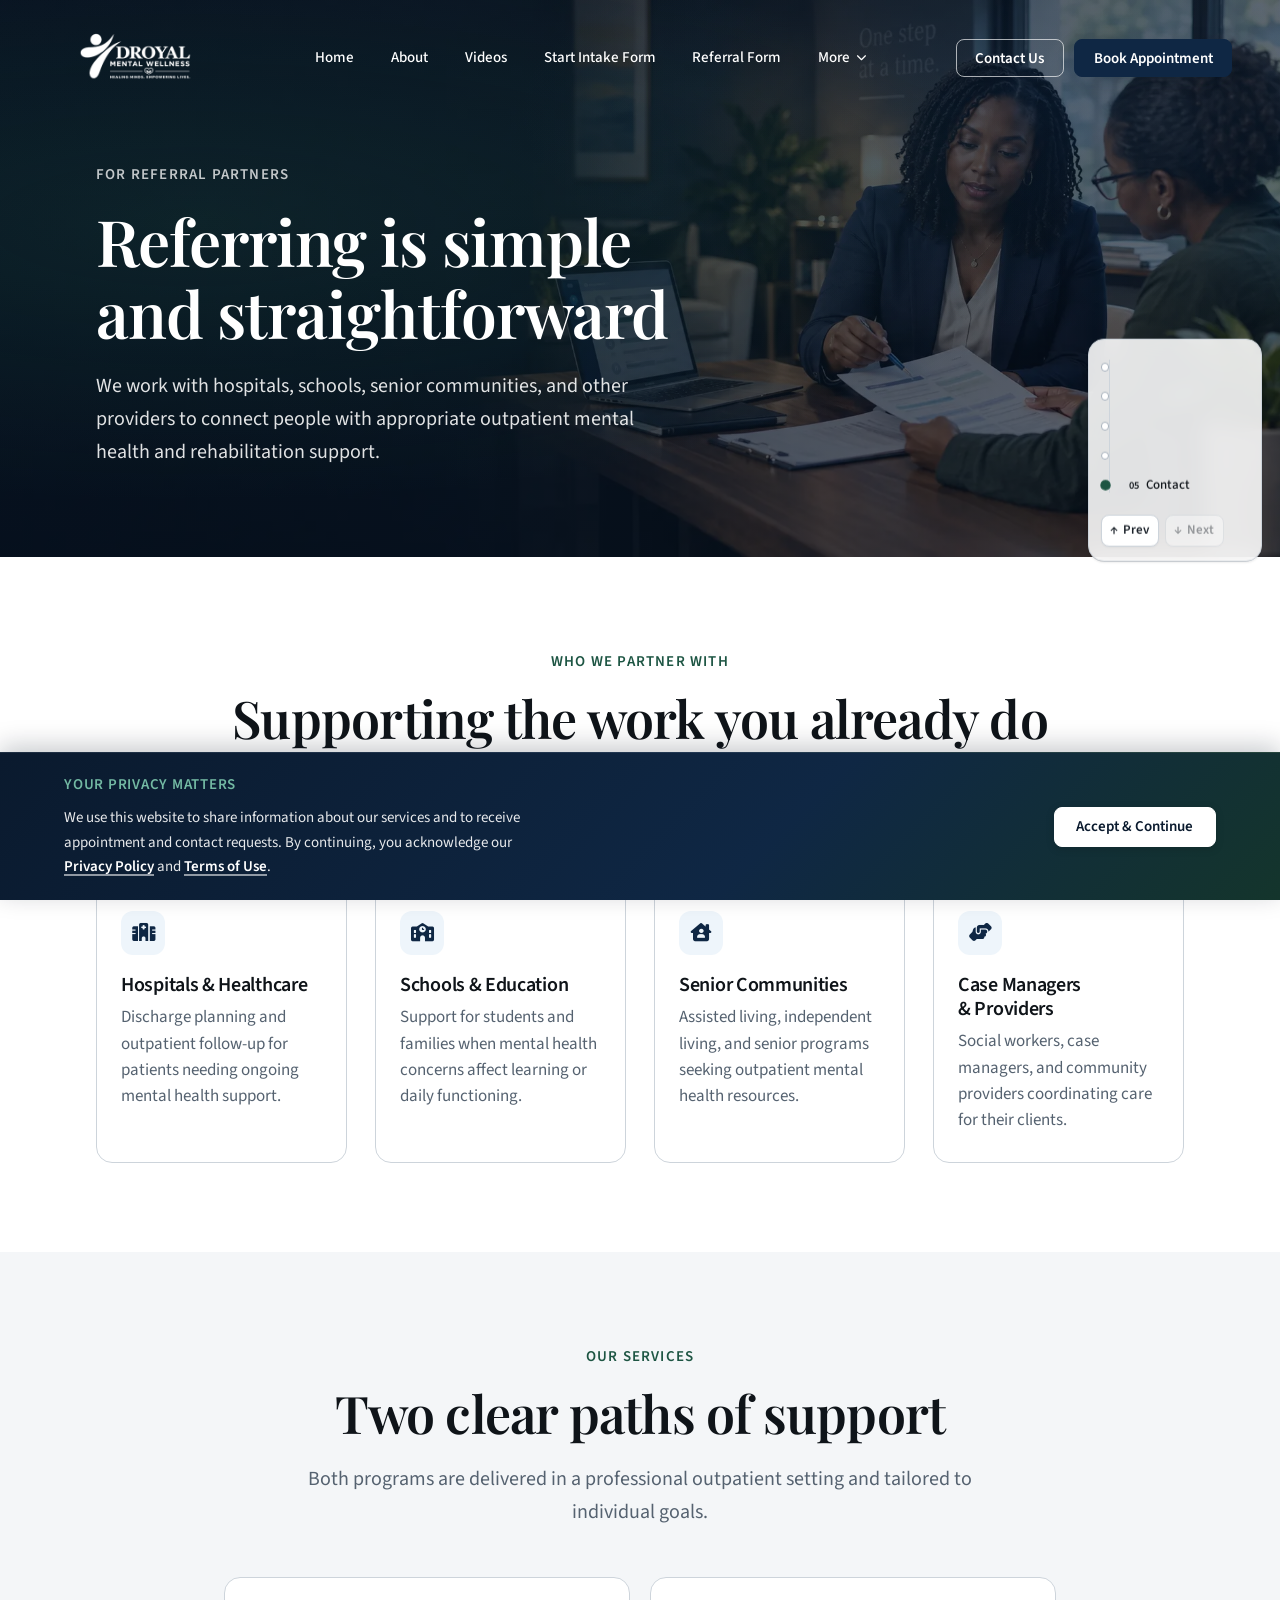
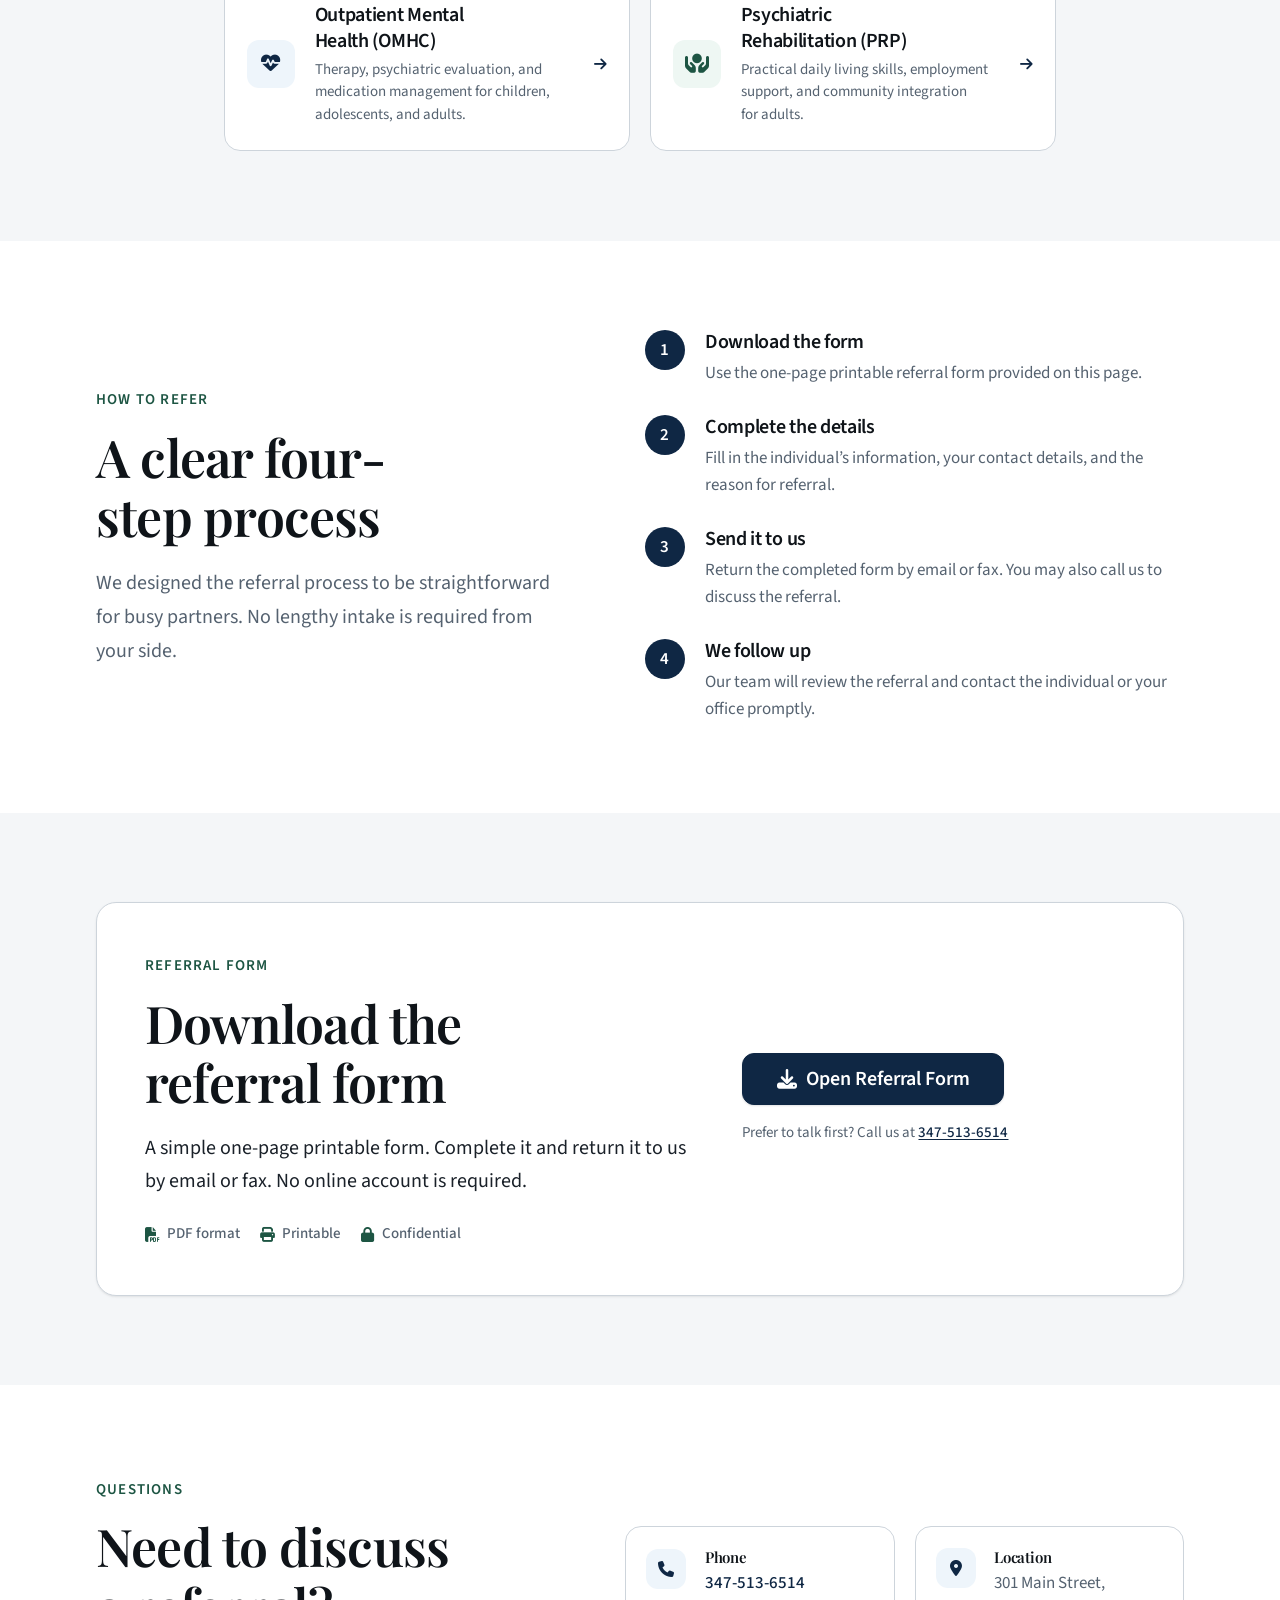
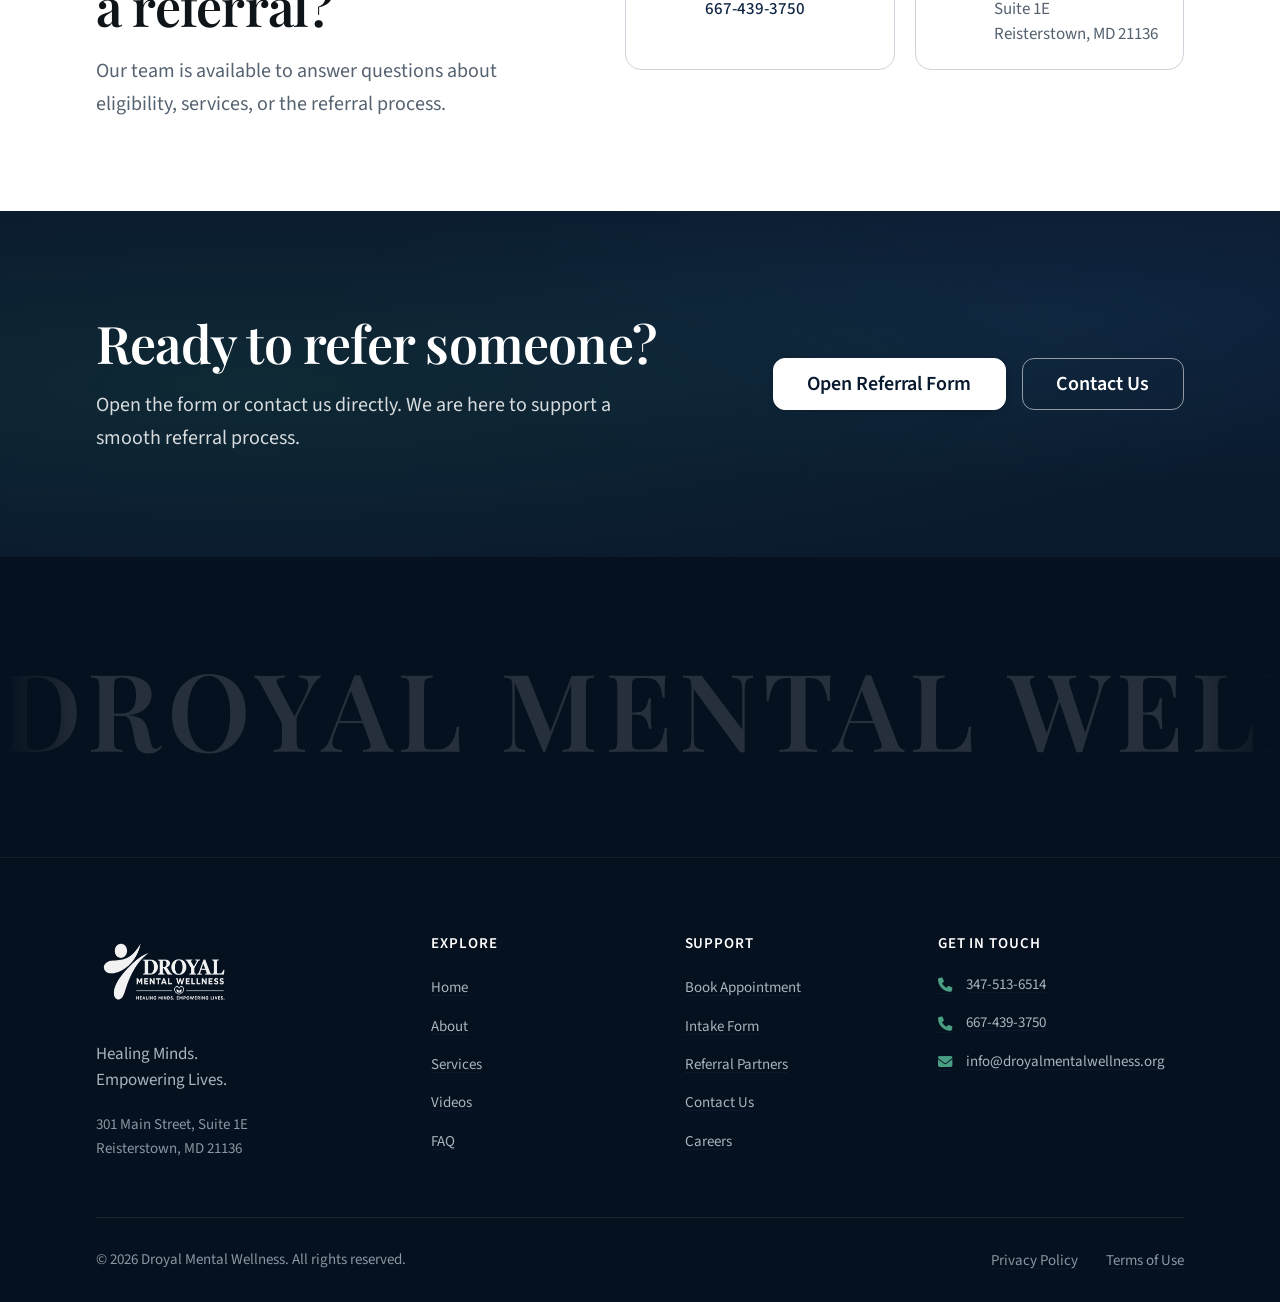
<file: referral.html>
<!DOCTYPE html>
<html lang="en">
<head>
  <meta charset="UTF-8">
  <meta name="viewport" content="width=device-width, initial-scale=1.0">
  <meta http-equiv="X-UA-Compatible" content="IE=edge">
  <title>Referral Partners | Droyal Mental Wellness</title>
  <meta name="description" content="Refer patients and clients to Droyal Mental Wellness. Download our referral form for hospitals, schools, senior communities, and other partners.">
  <meta name="robots" content="index, follow">
  <link rel="canonical" href="https://droyalmentalwellness.org/referral.html">

  <!-- Open Graph -->
  <meta property="og:type" content="website">
  <meta property="og:url" content="https://droyalmentalwellness.org/referral.html">
  <meta property="og:title" content="Referral Partners | Droyal Mental Wellness">
  <meta property="og:description" content="Simple referral process for hospitals, schools, senior communities, and providers.">
  <meta property="og:image" content="https://droyalmentalwellness.org/assets/images/og-default.jpg">
  <meta property="og:locale" content="en_US">
  <meta property="og:site_name" content="Droyal Mental Wellness">

  <!-- Favicons -->
  <link rel="icon" href="favicon/favicon.ico" sizes="any">
  <link rel="icon" type="image/png" sizes="32x32" href="favicon/favicon-32x32.png">
  <link rel="icon" type="image/png" sizes="16x16" href="favicon/favicon-16x16.png">
  <link rel="apple-touch-icon" href="favicon/apple-touch-icon.png">

  <!-- Fonts -->
  <link rel="preconnect" href="https://fonts.googleapis.com">
  <link rel="preconnect" href="https://fonts.gstatic.com" crossorigin>
  <link rel="preconnect" href="https://cdnjs.cloudflare.com">
  <link href="https://fonts.googleapis.com/css2?family=Playfair+Display:wght@500;600;700&family=Source+Sans+3:wght@400;500;600;700&display=swap" rel="stylesheet">
  <link rel="stylesheet" href="https://cdnjs.cloudflare.com/ajax/libs/font-awesome/6.5.1/css/all.min.css">
  <link rel="stylesheet" href="https://unpkg.com/aos@2.3.4/dist/aos.css">

  <!-- Styles -->
  <link rel="stylesheet" href="css/global.css">
  <link rel="stylesheet" href="css/referral.css">
</head>
<body>
  <div id="header-placeholder"></div>

  <main id="main-content">

    <!-- PAGE HERO -->
    <section class="page-hero" data-chapter="skip" aria-labelledby="referral-hero-heading">
      <div class="page-hero-bg" aria-hidden="true">
        <img
          src="assets/images/referral-hero.webp"
          alt=""
          width="1920"
          height="900"
          decoding="async"
        >
        <div class="page-hero-overlay"></div>
      </div>
      <div class="container">
        <div class="page-hero-content" data-aos="fade-up" data-aos-duration="900">
          <p class="page-hero-eyebrow">For Referral Partners</p>
          <h1 id="referral-hero-heading" class="page-hero-title">
            Referring is simple and straightforward
          </h1>
          <p class="page-hero-lead">
            We work with hospitals, schools, senior communities, and other providers to connect people with appropriate outpatient mental health and rehabilitation support.
          </p>
        </div>
      </div>
    </section>

    <!-- WHO WE PARTNER WITH -->
    <section class="section partners-section" data-chapter="Partners" aria-labelledby="partners-heading">
      <div class="container">
        <div class="section-header text-center" data-aos="fade-up" data-aos-duration="800">
          <p class="section-eyebrow">Who We Partner With</p>
          <h2 id="partners-heading" class="section-title">
            Supporting the work you already do
          </h2>
          <p class="section-lead">
            We welcome referrals from organizations that support children, adults, and older adults in the community.
          </p>
        </div>

        <div class="partners-grid">
          <article class="partner-card" data-aos="fade-up" data-aos-duration="800" data-aos-delay="60">
            <div class="partner-card-icon">
              <i class="fa-solid fa-hospital" aria-hidden="true"></i>
            </div>
            <h3 class="partner-card-title">Hospitals & Healthcare</h3>
            <p class="partner-card-text">Discharge planning and outpatient follow-up for patients needing ongoing mental health support.</p>
          </article>

          <article class="partner-card" data-aos="fade-up" data-aos-duration="800" data-aos-delay="120">
            <div class="partner-card-icon">
              <i class="fa-solid fa-school" aria-hidden="true"></i>
            </div>
            <h3 class="partner-card-title">Schools & Education</h3>
            <p class="partner-card-text">Support for students and families when mental health concerns affect learning or daily functioning.</p>
          </article>

          <article class="partner-card" data-aos="fade-up" data-aos-duration="800" data-aos-delay="180">
            <div class="partner-card-icon">
              <i class="fa-solid fa-house-chimney-user" aria-hidden="true"></i>
            </div>
            <h3 class="partner-card-title">Senior Communities</h3>
            <p class="partner-card-text">Assisted living, independent living, and senior programs seeking outpatient mental health resources.</p>
          </article>

          <article class="partner-card" data-aos="fade-up" data-aos-duration="800" data-aos-delay="240">
            <div class="partner-card-icon">
              <i class="fa-solid fa-handshake-angle" aria-hidden="true"></i>
            </div>
            <h3 class="partner-card-title">Case Managers & Providers</h3>
            <p class="partner-card-text">Social workers, case managers, and community providers coordinating care for their clients.</p>
          </article>
        </div>
      </div>
    </section>

    <!-- SERVICES OVERVIEW -->
    <section class="section section--alt services-brief" data-chapter="Overview" aria-labelledby="services-brief-heading">
      <div class="container">
        <div class="section-header text-center" data-aos="fade-up" data-aos-duration="800">
          <p class="section-eyebrow">Our Services</p>
          <h2 id="services-brief-heading" class="section-title">
            Two clear paths of support
          </h2>
          <p class="section-lead">
            Both programs are delivered in a professional outpatient setting and tailored to individual goals.
          </p>
        </div>

        <div class="services-brief-grid">
          <a href="services.html#omhc" class="services-brief-card" data-aos="fade-up" data-aos-duration="800" data-aos-delay="80">
            <div class="services-brief-icon">
              <i class="fa-solid fa-heart-pulse" aria-hidden="true"></i>
            </div>
            <div>
              <h3 class="services-brief-title">Outpatient Mental Health (OMHC)</h3>
              <p class="services-brief-text">Therapy, psychiatric evaluation, and medication management for children, adolescents, and adults.</p>
            </div>
            <i class="fa-solid fa-arrow-right services-brief-arrow" aria-hidden="true"></i>
          </a>

          <a href="services.html#prp" class="services-brief-card" data-aos="fade-up" data-aos-duration="800" data-aos-delay="140">
            <div class="services-brief-icon services-brief-icon--green">
              <i class="fa-solid fa-hands-holding-circle" aria-hidden="true"></i>
            </div>
            <div>
              <h3 class="services-brief-title">Psychiatric Rehabilitation (PRP)</h3>
              <p class="services-brief-text">Practical daily living skills, employment support, and community integration for adults.</p>
            </div>
            <i class="fa-solid fa-arrow-right services-brief-arrow" aria-hidden="true"></i>
          </a>
        </div>
      </div>
    </section>

    <!-- HOW TO REFER -->
    <section class="section how-refer-section" data-chapter="Steps To Refer" aria-labelledby="how-refer-heading">
      <div class="container">
        <div class="how-refer-grid">
          <div class="how-refer-content" data-aos="fade-up" data-aos-duration="900">
            <p class="section-eyebrow">How to Refer</p>
            <h2 id="how-refer-heading" class="section-title">
              A clear four-step process
            </h2>
            <p class="how-refer-lead">
              We designed the referral process to be straightforward for busy partners. No lengthy intake is required from your side.
            </p>
          </div>

          <div class="how-refer-steps" data-aos="fade-up" data-aos-duration="900" data-aos-delay="100">
            <div class="how-refer-step">
              <span class="how-refer-number">1</span>
              <div>
                <h3 class="how-refer-step-title">Download the form</h3>
                <p class="how-refer-step-text">Use the one-page printable referral form provided on this page.</p>
              </div>
            </div>
            <div class="how-refer-step">
              <span class="how-refer-number">2</span>
              <div>
                <h3 class="how-refer-step-title">Complete the details</h3>
                <p class="how-refer-step-text">Fill in the individual’s information, your contact details, and the reason for referral.</p>
              </div>
            </div>
            <div class="how-refer-step">
              <span class="how-refer-number">3</span>
              <div>
                <h3 class="how-refer-step-title">Send it to us</h3>
                <p class="how-refer-step-text">Return the completed form by email or fax. You may also call us to discuss the referral.</p>
              </div>
            </div>
            <div class="how-refer-step">
              <span class="how-refer-number">4</span>
              <div>
                <h3 class="how-refer-step-title">We follow up</h3>
                <p class="how-refer-step-text">Our team will review the referral and contact the individual or your office promptly.</p>
              </div>
            </div>
          </div>
        </div>
      </div>
    </section>

    <!-- DOWNLOAD SECTION -->
    <section class="section download-section section--alt" data-chapter="Download Form" data-chapter="skip" aria-labelledby="download-heading">
      <div class="container">
        <div class="download-card" data-aos="fade-up" data-aos-duration="850">
          <div class="download-content">
            <p class="section-eyebrow">Referral Form</p>
            <h2 id="download-heading" class="section-title">
              Download the referral form
            </h2>
            <p class="download-lead">
              A simple one-page printable form. Complete it and return it to us by email or fax. No online account is required.
            </p>
            <ul class="download-meta">
              <li><i class="fa-solid fa-file-pdf" aria-hidden="true"></i> PDF format</li>
              <li><i class="fa-solid fa-print" aria-hidden="true"></i> Printable</li>
              <li><i class="fa-solid fa-lock" aria-hidden="true"></i> Confidential</li>
            </ul>
          </div>
            <div class="download-action">
                <a href="referral-form.html" class="btn btn--primary btn--lg">
                    <i class="fa-solid fa-download" aria-hidden="true"></i>
                    Open Referral Form
                </a>
                <p class="download-note">
                    Prefer to talk first? Call us at
                    <a href="tel:3475136514">347-513-6514</a>
                </p>
            </div>
        </div>
      </div>
    </section>

    <!-- CONTACT / QUESTIONS -->
    <section class="section contact-brief-section" data-chapter="Contact" aria-labelledby="contact-brief-heading">
      <div class="container">
        <div class="contact-brief-grid">
          <div class="contact-brief-content" data-aos="fade-up" data-aos-duration="800">
            <p class="section-eyebrow">Questions</p>
            <h2 id="contact-brief-heading" class="section-title">
              Need to discuss a referral?
            </h2>
            <p class="contact-brief-lead">
              Our team is available to answer questions about eligibility, services, or the referral process.
            </p>
          </div>

          <div class="contact-brief-cards" data-aos="fade-up" data-aos-duration="800" data-aos-delay="100">
            <div class="contact-brief-card">
              <div class="contact-brief-icon">
                <i class="fa-solid fa-phone" aria-hidden="true"></i>
              </div>
              <div>
                <h3 class="contact-brief-label">Phone</h3>
                <p class="contact-brief-value">
                  <a href="tel:3475136514">347-513-6514</a><br>
                  <a href="tel:6674393750">667-439-3750</a>
                </p>
              </div>
            </div>
            <div class="contact-brief-card">
              <div class="contact-brief-icon">
                <i class="fa-solid fa-location-dot" aria-hidden="true"></i>
              </div>
              <div>
                <h3 class="contact-brief-label">Location</h3>
                <p class="contact-brief-value">
                  301 Main Street, Suite 1E<br>
                  Reisterstown, MD 21136
                </p>
              </div>
            </div>
          </div>
        </div>
      </div>
    </section>

    <!-- FINAL CTA -->
    <section class="referral-cta-band" data-chapter="skip" aria-labelledby="referral-cta-heading">
    <div class="container">
        <div class="referral-cta-inner" data-aos="zoom-in" data-aos-duration="800">
        <div class="referral-cta-content">
            <h2 id="referral-cta-heading" class="referral-cta-title">
            Ready to refer someone?
            </h2>
            <p class="referral-cta-text">
            Open the form or contact us directly. We are here to support a smooth referral process.
            </p>
        </div>
        <div class="referral-cta-actions">
            <a href="referral-form.html" class="btn btn--primary btn--lg">
            Open Referral Form
            </a>
            <a href="contact.html" class="btn btn--outline btn--lg referral-cta-secondary">
            Contact Us
            </a>
        </div>
        </div>
    </div>
    </section>

  </main>

  <div id="footer-placeholder"></div>

  <script src="https://unpkg.com/aos@2.3.4/dist/aos.js"></script>
  <script src="js/main.js"></script>
</body>
</html>
</file>
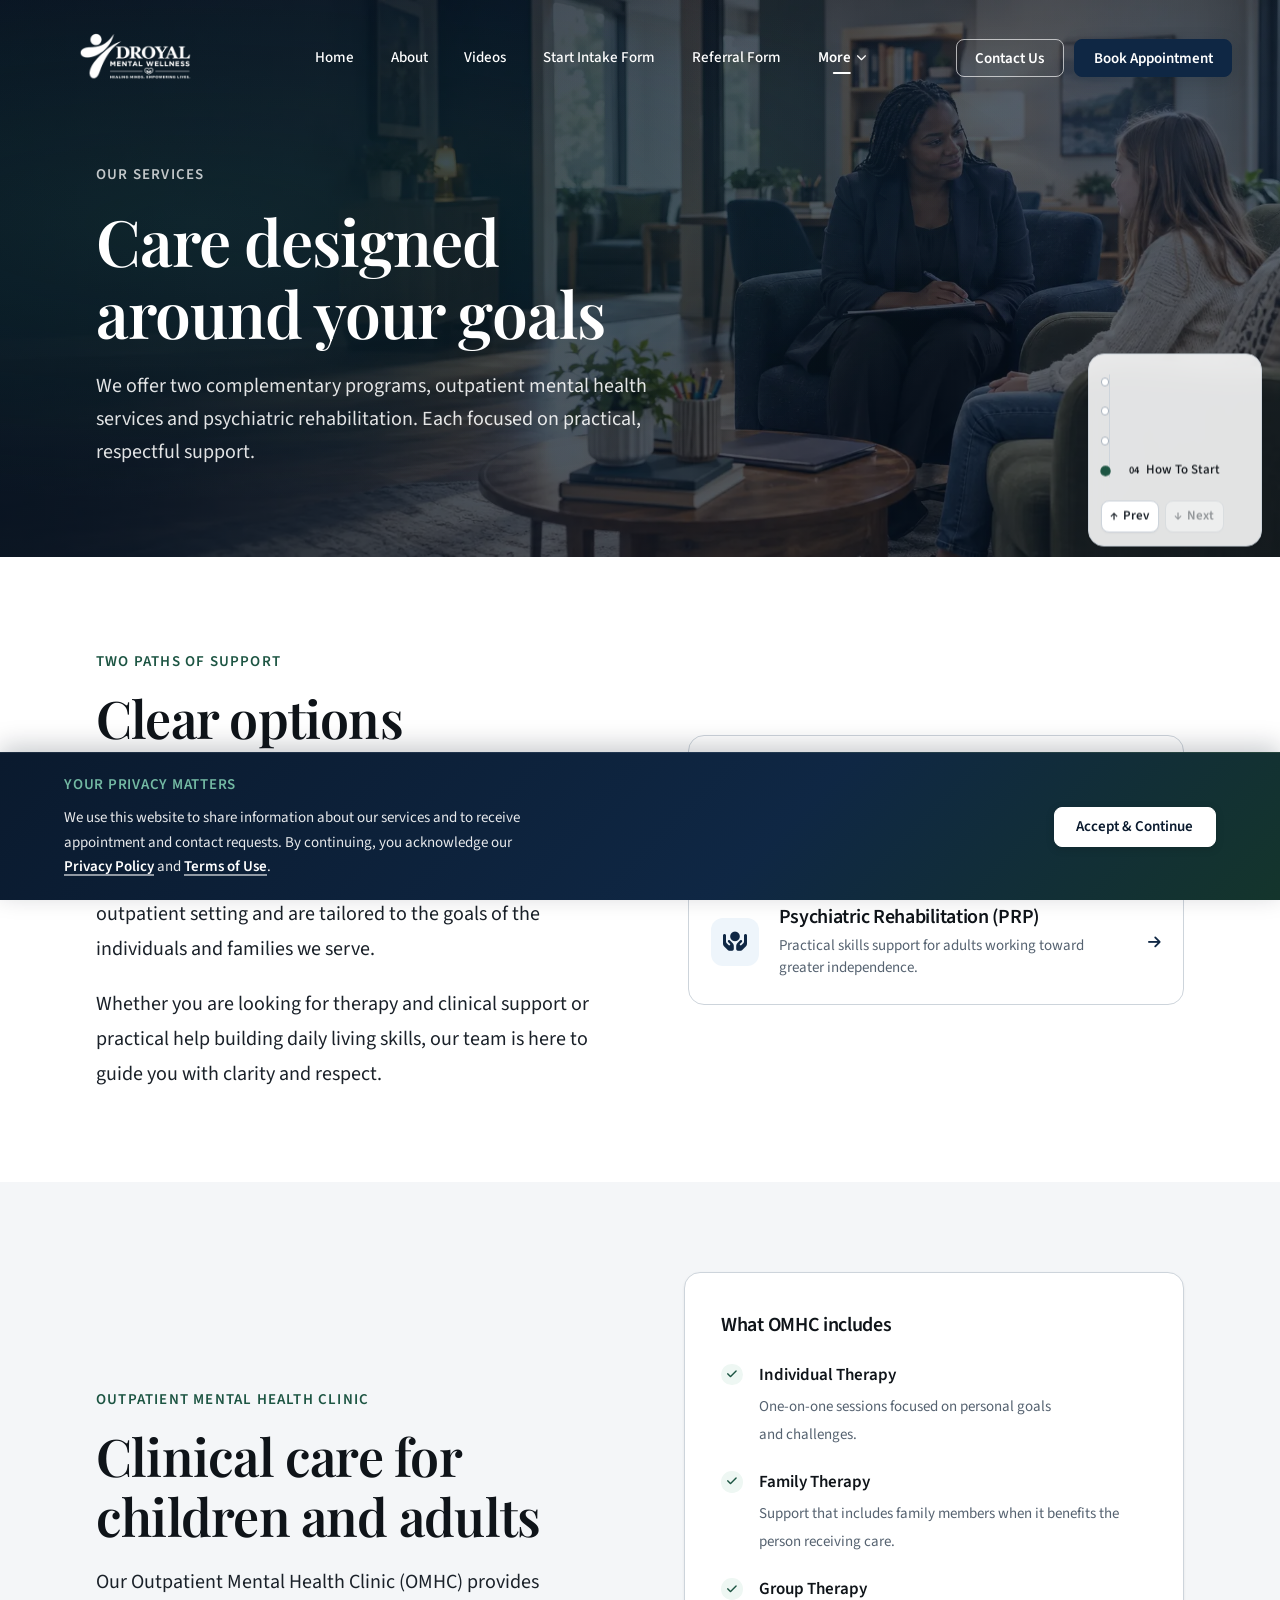
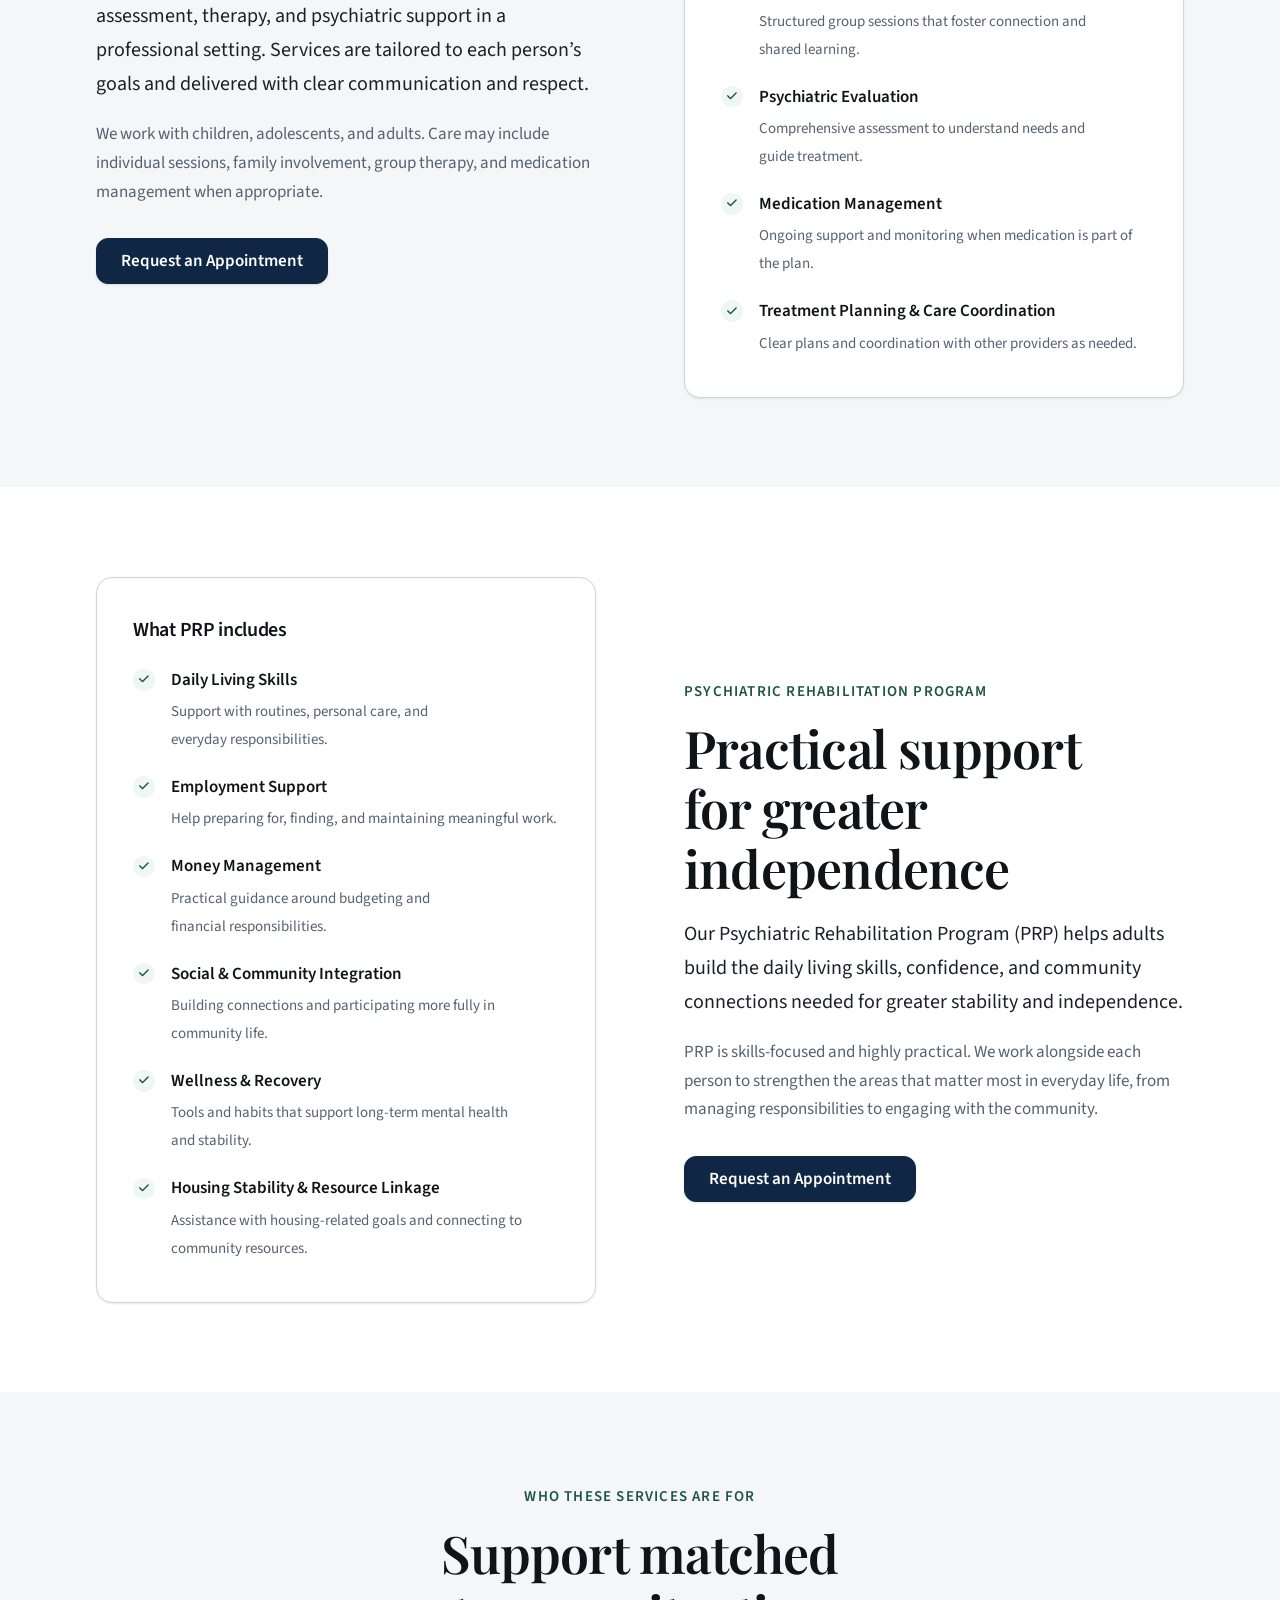
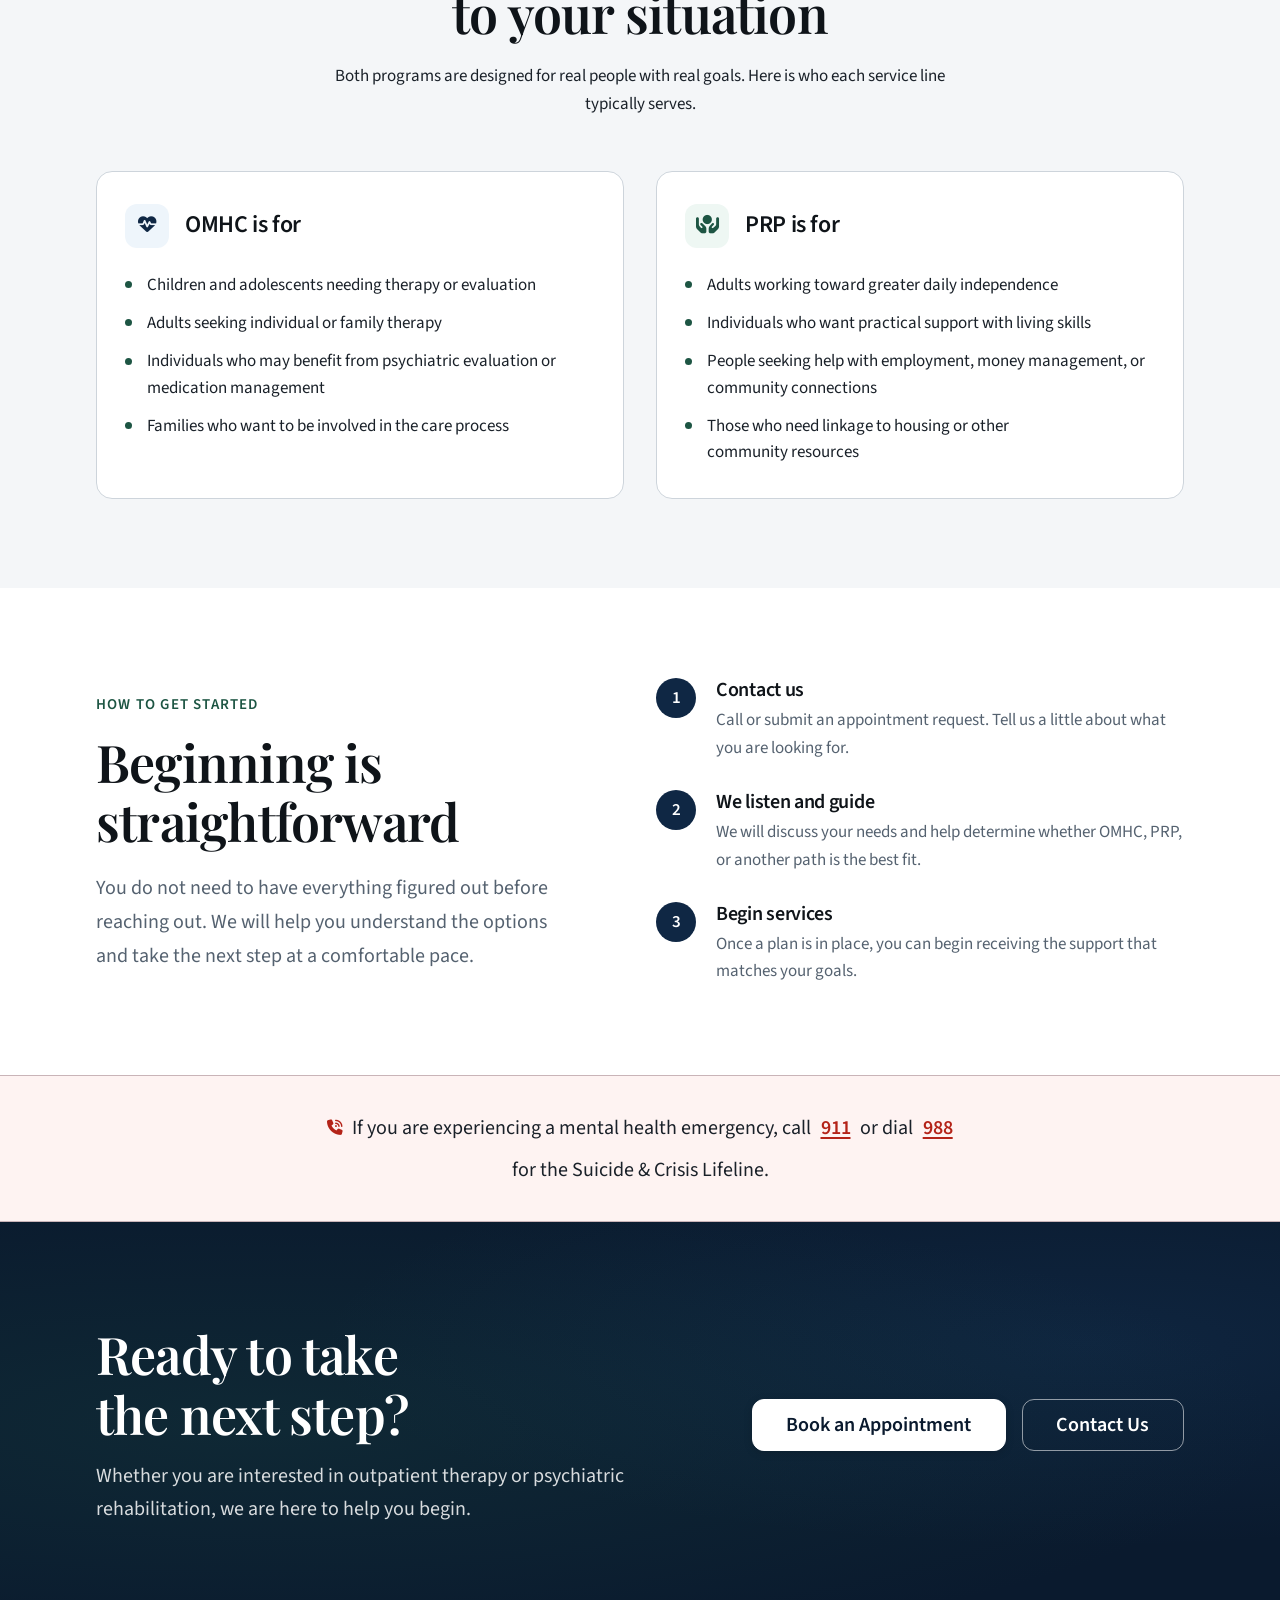
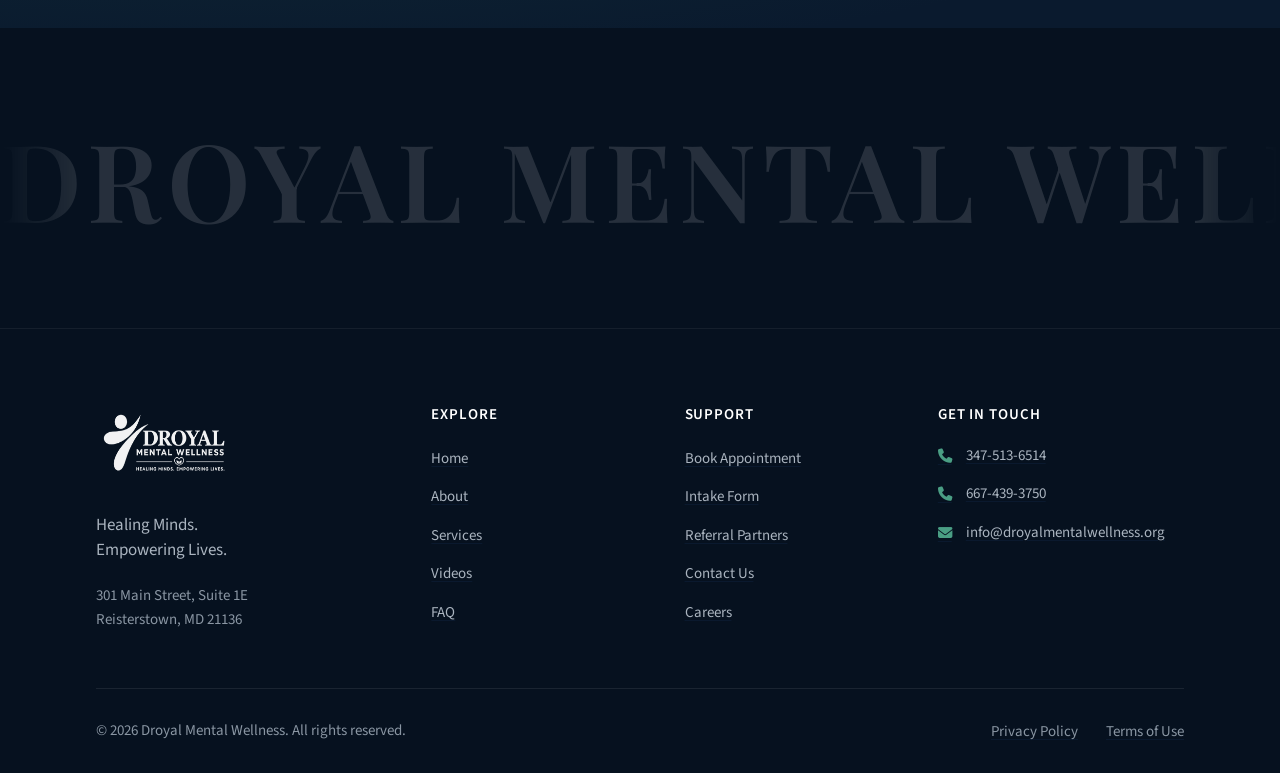
<file: services.html>
<!DOCTYPE html>
<html lang="en">
<head>
  <meta charset="UTF-8">
  <meta name="viewport" content="width=device-width, initial-scale=1.0">
  <meta http-equiv="X-UA-Compatible" content="IE=edge">

  <title>Our Services | Droyal Mental Wellness</title>
  <meta name="description" content="Explore outpatient mental health services (OMHC) and psychiatric rehabilitation (PRP) at Droyal Mental Wellness in Reisterstown, Maryland.">
  <meta name="robots" content="index, follow">
  <link rel="canonical" href="https://droyalmentalwellness.org/services.html">

  <meta property="og:type" content="website">
  <meta property="og:url" content="https://droyalmentalwellness.org/services.html">
  <meta property="og:title" content="Our Services | Droyal Mental Wellness">
  <meta property="og:description" content="Outpatient mental health care and psychiatric rehabilitation for children, adults, and families.">
  <meta property="og:image" content="https://droyalmentalwellness.org/assets/images/og-default.jpg">
  <meta property="og:locale" content="en_US">
  <meta property="og:site_name" content="Droyal Mental Wellness">

  <link rel="icon" href="favicon/favicon.ico" sizes="any">
  <link rel="icon" type="image/png" sizes="32x32" href="favicon/favicon-32x32.png">
  <link rel="icon" type="image/png" sizes="16x16" href="favicon/favicon-16x16.png">
  <link rel="apple-touch-icon" href="favicon/apple-touch-icon.png">

  <link rel="preconnect" href="https://fonts.googleapis.com">
  <link rel="preconnect" href="https://fonts.gstatic.com" crossorigin>
  <link rel="preconnect" href="https://cdnjs.cloudflare.com">

  <link href="https://fonts.googleapis.com/css2?family=Playfair+Display:wght@500;600;700&family=Source+Sans+3:wght@400;500;600;700&display=swap" rel="stylesheet">
  <link rel="stylesheet" href="https://cdnjs.cloudflare.com/ajax/libs/font-awesome/6.5.1/css/all.min.css">
    
  <link rel="stylesheet" href="https://unpkg.com/aos@2.3.4/dist/aos.css"/>

  <link rel="stylesheet" href="css/global.css">
  <link rel="stylesheet" href="css/services.css">
</head>

<body>
  <div id="header-placeholder"></div>

  <main id="main-content">

    <!-- PAGE HERO -->
    <section class="page-hero" data-chapter="skip" aria-labelledby="services-hero-heading">
      <div class="page-hero-bg" aria-hidden="true">
        <img 
          src="assets/images/services-hero.webp" 
          alt=""
          width="1920"
          height="900"
          decoding="async"
        >
        <div class="page-hero-overlay"></div>
      </div>

      <div class="container">
        <div class="page-hero-content" data-aos="fade-up" data-aos-duration="900">
          <p class="page-hero-eyebrow">Our Services</p>
          <h1 id="services-hero-heading" class="page-hero-title">
            Care designed around your goals
          </h1>
          <p class="page-hero-lead">
            We offer two complementary programs, outpatient mental health services and psychiatric rehabilitation. Each focused on practical, respectful support.
          </p>
        </div>
      </div>
    </section>


    <!-- SERVICES OVERVIEW -->
    <section class="section services-intro" data-chapter="Overview" aria-labelledby="services-intro-heading">
      <div class="container">

        <div class="services-intro-grid">

          <div class="services-intro-content" data-aos="fade-up" data-aos-duration="900">
            <p class="section-eyebrow">Two Paths of Support</p>
            <h2 id="services-intro-heading" class="section-title">
              Clear options for real progress
            </h2>
            <div class="services-intro-text">
              <p>
                At Droyal Mental Wellness we provide focused care through two main programs. Both are delivered in a professional outpatient setting and are tailored to the goals of the individuals and families we serve.
              </p>
              <p>
                Whether you are looking for therapy and clinical support or practical help building daily living skills, our team is here to guide you with clarity and respect.
              </p>
            </div>
          </div>

          <div class="services-intro-cards" data-aos="fade-up" data-aos-duration="900" data-aos-delay="120">

            <a href="#omhc" class="services-intro-card">
              <div class="services-intro-card-icon">
                <i class="fa-solid fa-heart-pulse" aria-hidden="true"></i>
              </div>
              <div>
                <h3 class="services-intro-card-title">Outpatient Mental Health (OMHC)</h3>
                <p class="services-intro-card-text">Therapy, evaluation, and medication management for children and adults.</p>
              </div>
              <i class="fa-solid fa-arrow-right services-intro-card-arrow" aria-hidden="true"></i>
            </a>

            <a href="#prp" class="services-intro-card">
              <div class="services-intro-card-icon">
                <i class="fa-solid fa-hands-holding-circle" aria-hidden="true"></i>
              </div>
              <div>
                <h3 class="services-intro-card-title">Psychiatric Rehabilitation (PRP)</h3>
                <p class="services-intro-card-text">Practical skills support for adults working toward greater independence.</p>
              </div>
              <i class="fa-solid fa-arrow-right services-intro-card-arrow" aria-hidden="true"></i>
            </a>

          </div>

        </div>
      </div>
    </section>


    <!-- OMHC — OUTPATIENT MENTAL HEALTH CLINIC -->
    <section class="section service-detail section--alt" id="omhc" data-chapter="OMHC" aria-labelledby="omhc-heading">
      <div class="container">

        <div class="service-detail-grid">

          <div class="service-detail-content" data-aos="fade-up" data-aos-duration="900">
            <p class="section-eyebrow">Outpatient Mental Health Clinic</p>
            <h2 id="omhc-heading" class="section-title">
              Clinical care for children and adults
            </h2>
            <p class="service-detail-lead">
              Our Outpatient Mental Health Clinic (OMHC) provides assessment, therapy, and psychiatric support in a professional setting. Services are tailored to each person’s goals and delivered with clear communication and respect.
            </p>
            <p class="service-detail-text">
              We work with children, adolescents, and adults. Care may include individual sessions, family involvement, group therapy, and medication management when appropriate.
            </p>
            <a href="appointment.html" class="btn btn--primary">
              Request an Appointment
            </a>
          </div>

          <div class="service-detail-list-wrap" data-aos="fade-up" data-aos-duration="900" data-aos-delay="120">
            <h3 class="service-detail-list-title">What OMHC includes</h3>
            <ul class="service-detail-list">
              <li>
                <i class="fa-solid fa-check" aria-hidden="true"></i>
                <div>
                  <strong>Individual Therapy</strong>
                  <span>One-on-one sessions focused on personal goals and challenges.</span>
                </div>
              </li>
              <li>
                <i class="fa-solid fa-check" aria-hidden="true"></i>
                <div>
                  <strong>Family Therapy</strong>
                  <span>Support that includes family members when it benefits the person receiving care.</span>
                </div>
              </li>
              <li>
                <i class="fa-solid fa-check" aria-hidden="true"></i>
                <div>
                  <strong>Group Therapy</strong>
                  <span>Structured group sessions that foster connection and shared learning.</span>
                </div>
              </li>
              <li>
                <i class="fa-solid fa-check" aria-hidden="true"></i>
                <div>
                  <strong>Psychiatric Evaluation</strong>
                  <span>Comprehensive assessment to understand needs and guide treatment.</span>
                </div>
              </li>
              <li>
                <i class="fa-solid fa-check" aria-hidden="true"></i>
                <div>
                  <strong>Medication Management</strong>
                  <span>Ongoing support and monitoring when medication is part of the plan.</span>
                </div>
              </li>
              <li>
                <i class="fa-solid fa-check" aria-hidden="true"></i>
                <div>
                  <strong>Treatment Planning & Care Coordination</strong>
                  <span>Clear plans and coordination with other providers as needed.</span>
                </div>
              </li>
            </ul>
          </div>

        </div>
      </div>
    </section>


    <!-- PRP — PSYCHIATRIC REHABILITATION PROGRAM -->
    <section class="section service-detail" id="prp"  data-chapter="PRP" aria-labelledby="prp-heading">
      <div class="container">

        <div class="service-detail-grid service-detail-grid--reverse">

          <div class="service-detail-content" data-aos="fade-up" data-aos-duration="900">
            <p class="section-eyebrow">Psychiatric Rehabilitation Program</p>
            <h2 id="prp-heading" class="section-title">
              Practical support for greater independence
            </h2>
            <p class="service-detail-lead">
              Our Psychiatric Rehabilitation Program (PRP) helps adults build the daily living skills, confidence, and community connections needed for greater stability and independence.
            </p>
            <p class="service-detail-text">
              PRP is skills-focused and highly practical. We work alongside each person to strengthen the areas that matter most in everyday life, from managing responsibilities to engaging with the community.
            </p>
            <a href="appointment.html" class="btn btn--primary">
              Request an Appointment
            </a>
          </div>

          <div class="service-detail-list-wrap" data-aos="fade-up" data-aos-duration="900" data-aos-delay="120">
            <h3 class="service-detail-list-title">What PRP includes</h3>
            <ul class="service-detail-list">
              <li>
                <i class="fa-solid fa-check" aria-hidden="true"></i>
                <div>
                  <strong>Daily Living Skills</strong>
                  <span>Support with routines, personal care, and everyday responsibilities.</span>
                </div>
              </li>
              <li>
                <i class="fa-solid fa-check" aria-hidden="true"></i>
                <div>
                  <strong>Employment Support</strong>
                  <span>Help preparing for, finding, and maintaining meaningful work.</span>
                </div>
              </li>
              <li>
                <i class="fa-solid fa-check" aria-hidden="true"></i>
                <div>
                  <strong>Money Management</strong>
                  <span>Practical guidance around budgeting and financial responsibilities.</span>
                </div>
              </li>
              <li>
                <i class="fa-solid fa-check" aria-hidden="true"></i>
                <div>
                  <strong>Social & Community Integration</strong>
                  <span>Building connections and participating more fully in community life.</span>
                </div>
              </li>
              <li>
                <i class="fa-solid fa-check" aria-hidden="true"></i>
                <div>
                  <strong>Wellness & Recovery</strong>
                  <span>Tools and habits that support long-term mental health and stability.</span>
                </div>
              </li>
              <li>
                <i class="fa-solid fa-check" aria-hidden="true"></i>
                <div>
                  <strong>Housing Stability & Resource Linkage</strong>
                  <span>Assistance with housing-related goals and connecting to community resources.</span>
                </div>
              </li>
            </ul>
          </div>

        </div>
      </div>
    </section>

    <!-- WHO THESE SERVICES ARE FOR -->
    <section class="section who-services-section section--alt" data-chapter="skip" aria-labelledby="who-services-heading">
      <div class="container">

        <div class="section-header text-center" data-aos="fade-up" data-aos-duration="800">
          <p class="section-eyebrow">Who These Services Are For</p>
          <h2 id="who-services-heading" class="section-title">
            Support matched to your situation
          </h2>
          <p class="section-lead">
            Both programs are designed for real people with real goals. Here is who each service line typically serves.
          </p>
        </div>

        <div class="who-services-grid">

          <article class="who-services-card" data-aos="fade-up" data-aos-duration="800" data-aos-delay="80">
            <div class="who-services-card-header">
              <div class="who-services-icon">
                <i class="fa-solid fa-heart-pulse" aria-hidden="true"></i>
              </div>
              <h3 class="who-services-card-title">OMHC is for</h3>
            </div>
            <ul class="who-services-list">
              <li>Children and adolescents needing therapy or evaluation</li>
              <li>Adults seeking individual or family therapy</li>
              <li>Individuals who may benefit from psychiatric evaluation or medication management</li>
              <li>Families who want to be involved in the care process</li>
            </ul>
          </article>

          <article class="who-services-card" data-aos="fade-up" data-aos-duration="800" data-aos-delay="160">
            <div class="who-services-card-header">
              <div class="who-services-icon who-services-icon--green">
                <i class="fa-solid fa-hands-holding-circle" aria-hidden="true"></i>
              </div>
              <h3 class="who-services-card-title">PRP is for</h3>
            </div>
            <ul class="who-services-list">
              <li>Adults working toward greater daily independence</li>
              <li>Individuals who want practical support with living skills</li>
              <li>People seeking help with employment, money management, or community connections</li>
              <li>Those who need linkage to housing or other community resources</li>
            </ul>
          </article>

        </div>
      </div>
    </section>


    <!-- HOW TO GET STARTED -->
    <section class="section get-started-section" data-chapter="How To Start" aria-labelledby="get-started-heading">
      <div class="container">

        <div class="get-started-grid">

          <div class="get-started-content" data-aos="fade-up" data-aos-duration="850">
            <p class="section-eyebrow">How to Get Started</p>
            <h2 id="get-started-heading" class="section-title">
              Beginning is straightforward
            </h2>
            <p class="get-started-lead">
              You do not need to have everything figured out before reaching out. We will help you understand the options and take the next step at a comfortable pace.
            </p>
          </div>

          <div class="get-started-steps" data-aos="fade-up" data-aos-duration="850" data-aos-delay="120">

            <div class="get-started-step">
              <span class="get-started-number">1</span>
              <div>
                <h3 class="get-started-step-title">Contact us</h3>
                <p class="get-started-step-text">Call or submit an appointment request. Tell us a little about what you are looking for.</p>
              </div>
            </div>

            <div class="get-started-step">
              <span class="get-started-number">2</span>
              <div>
                <h3 class="get-started-step-title">We listen and guide</h3>
                <p class="get-started-step-text">We will discuss your needs and help determine whether OMHC, PRP, or another path is the best fit.</p>
              </div>
            </div>

            <div class="get-started-step">
              <span class="get-started-number">3</span>
              <div>
                <h3 class="get-started-step-title">Begin services</h3>
                <p class="get-started-step-text">Once a plan is in place, you can begin receiving the support that matches your goals.</p>
              </div>
            </div>

          </div>
        </div>
      </div>
    </section>



    <section class="crisis-notice" data-chapter="skip" aria-label="Mental health emergency">
      <div class="container">
        <p class="crisis-notice-text">
          <i class="fa-solid fa-phone-volume" aria-hidden="true"></i>
          If you are experiencing a mental health emergency, call
          <a href="tel:911">911</a>
          or dial
          <a href="tel:988">988</a>
          for the Suicide &amp; Crisis Lifeline.
        </p>
      </div>
    </section>

    <!-- FINAL CTA -->
    <section class="services-cta-band" data-chapter="skip" aria-labelledby="services-cta-heading">
      <div class="container">
        <div class="services-cta-inner" data-aos="zoom-in" data-aos-duration="800">

          <div class="services-cta-content">
            <h2 id="services-cta-heading" class="services-cta-title">
              Ready to take the next step?
            </h2>
            <p class="services-cta-text">
              Whether you are interested in outpatient therapy or psychiatric rehabilitation, we are here to help you begin.
            </p>
          </div>

          <div class="services-cta-actions">
            <a href="appointment.html" class="btn btn--primary btn--lg">
              Book an Appointment
            </a>
            <a href="contact.html" class="btn btn--outline btn--lg services-cta-secondary">
              Contact Us
            </a>
          </div>

        </div>
      </div>
    </section>

  </main>

  <div id="footer-placeholder"></div>

    <script src="https://unpkg.com/aos@2.3.4/dist/aos.js"></script>
    <script src="js/main.js"></script>
</body>
</html>
</file>
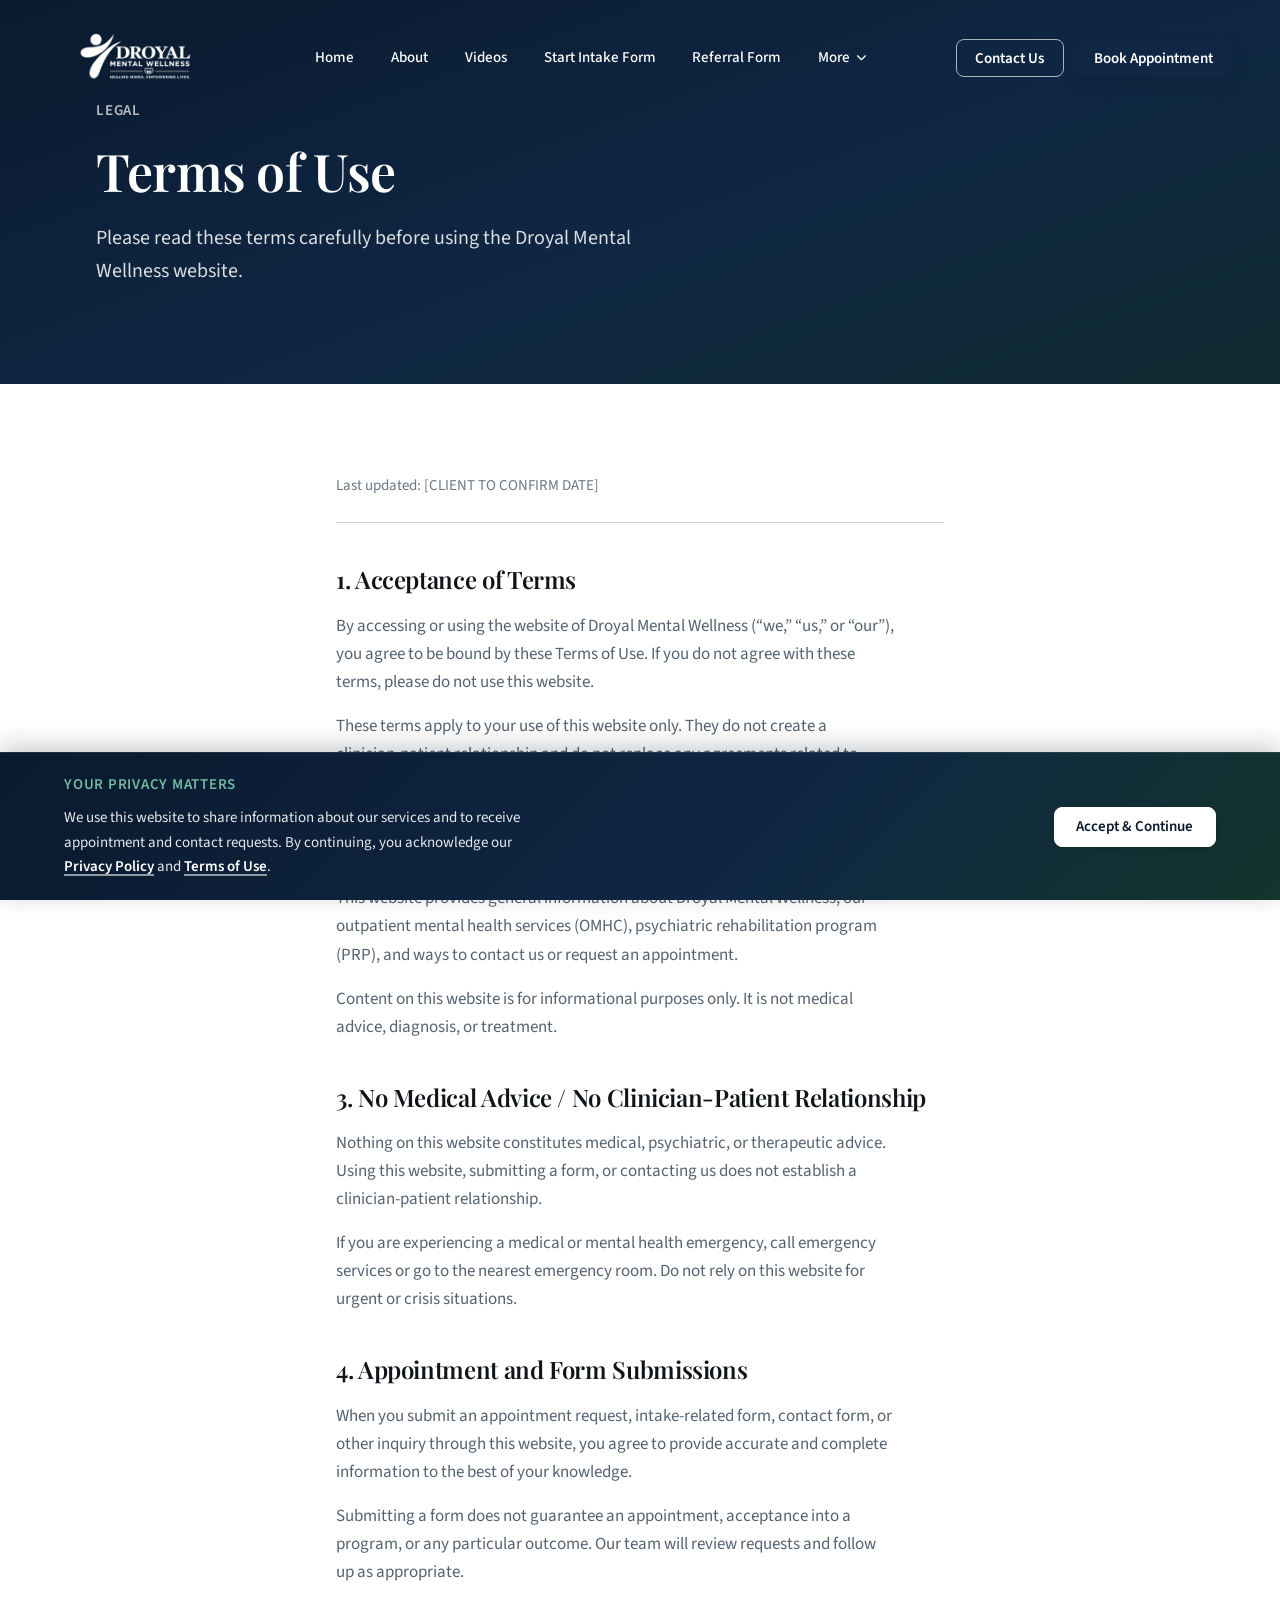
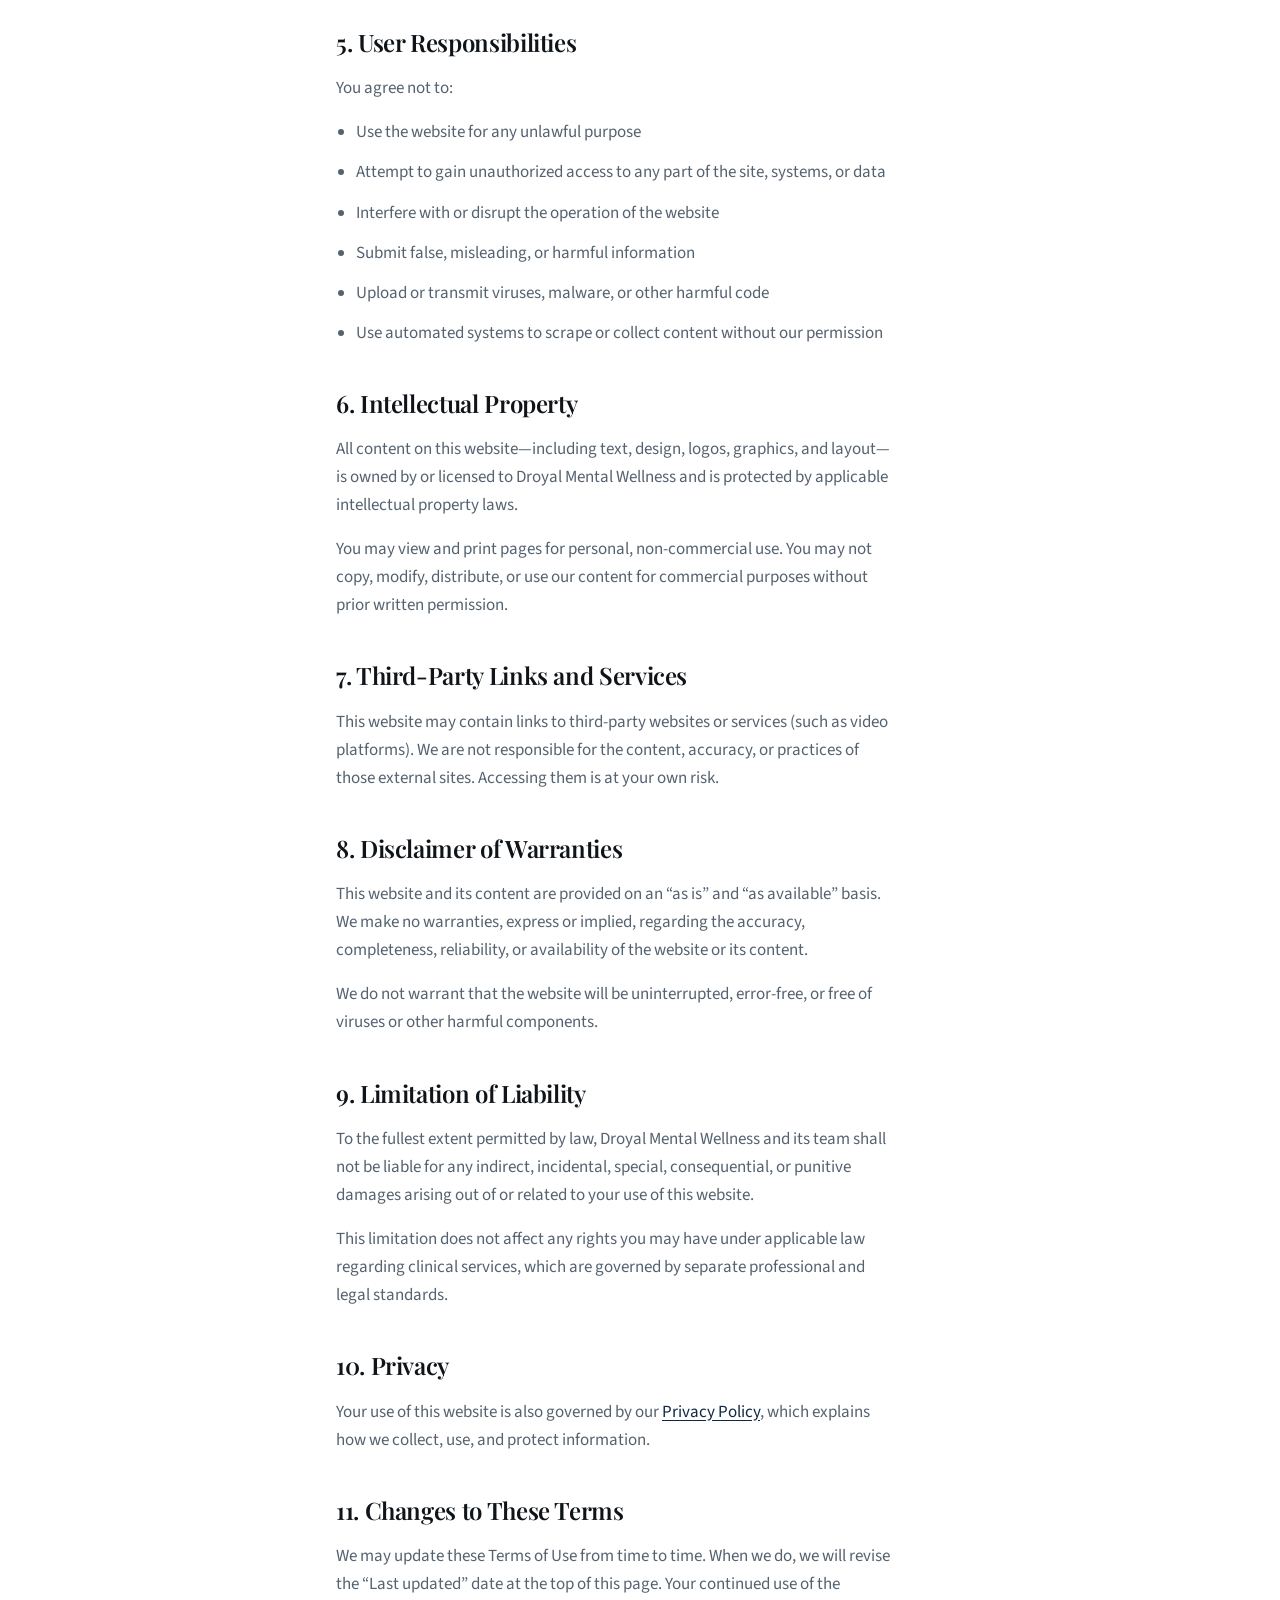
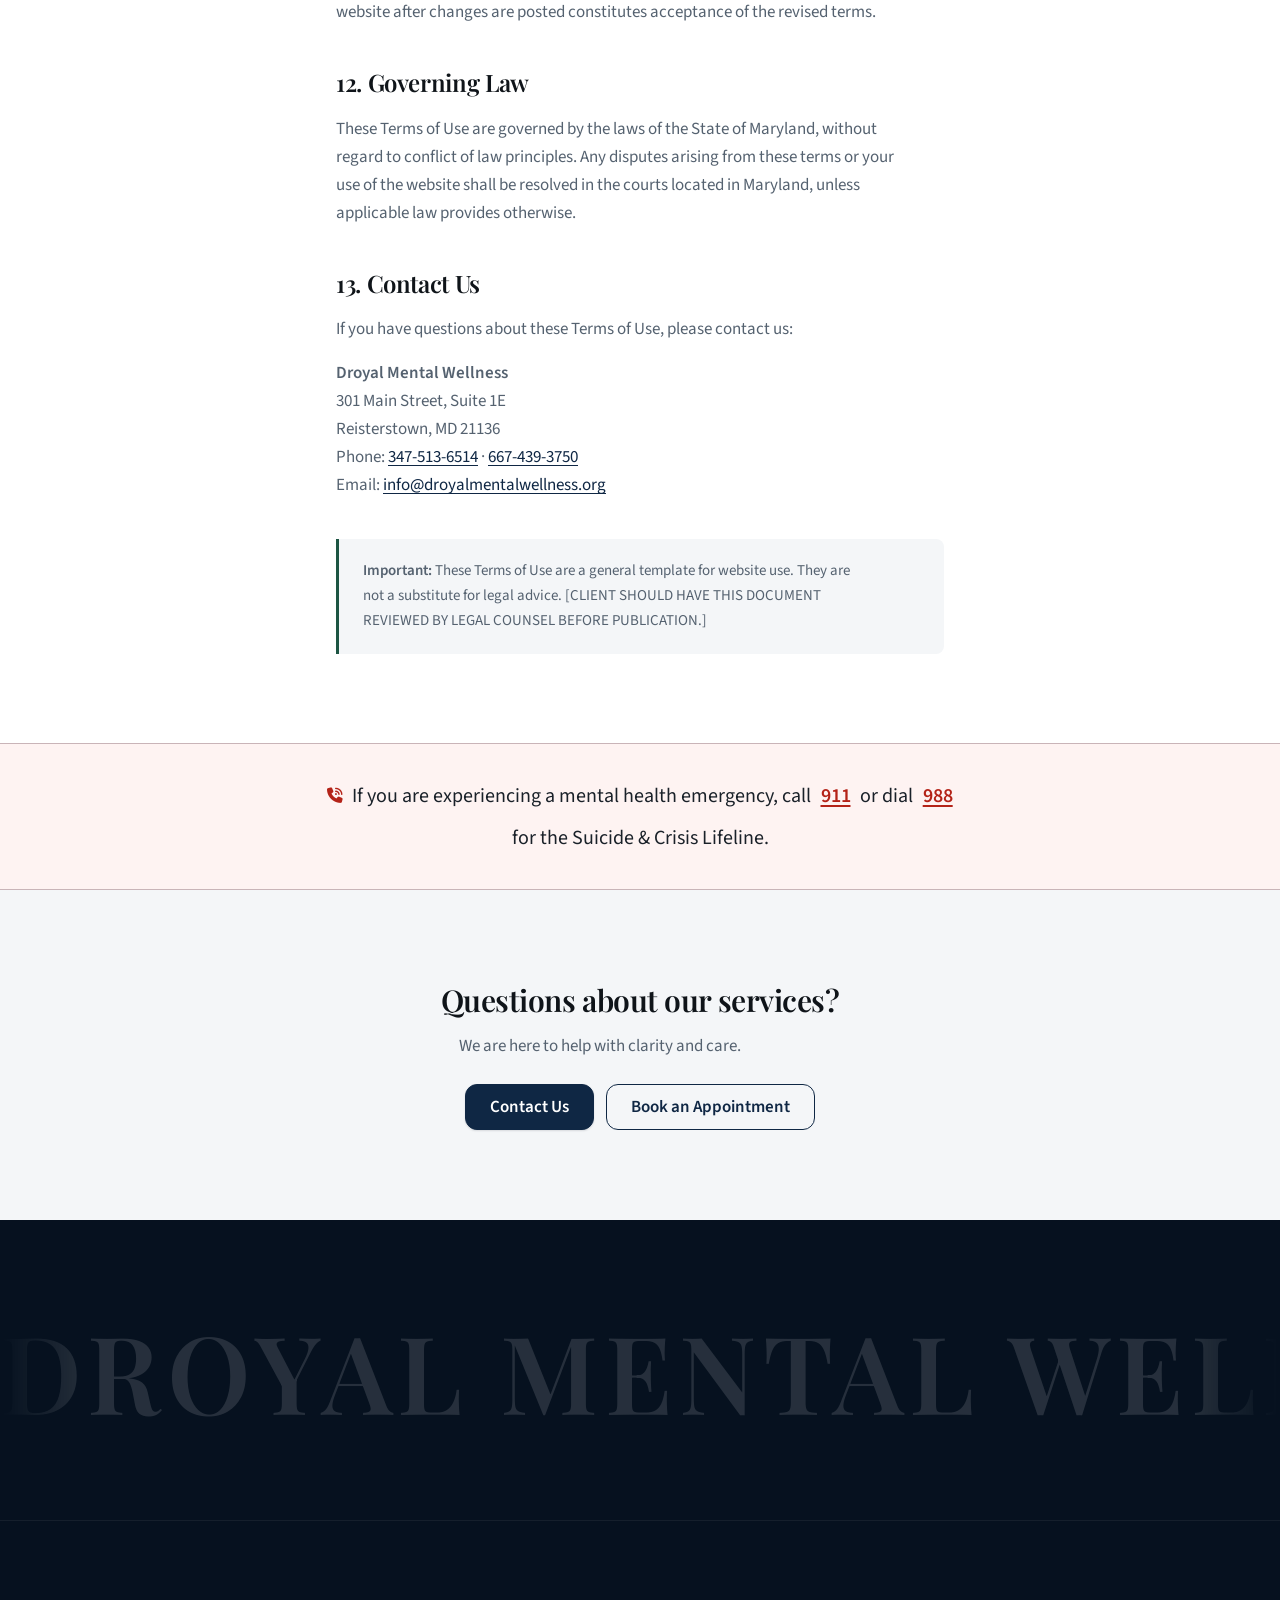
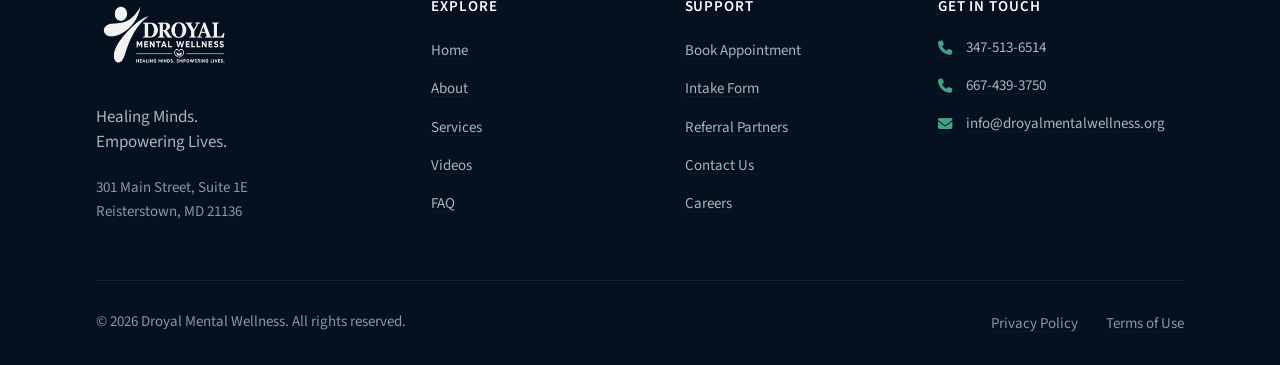
<file: terms.html>
<!DOCTYPE html>
<html lang="en">
<head>
  <meta charset="UTF-8">
  <meta name="viewport" content="width=device-width, initial-scale=1.0">
  <meta http-equiv="X-UA-Compatible" content="IE=edge">

  <title>Terms of Use | Droyal Mental Wellness</title>
  <meta name="description" content="Terms of Use for the Droyal Mental Wellness website. Please read these terms carefully before using our site.">
  <meta name="robots" content="index, follow">
  <link rel="canonical" href="https://droyalmentalwellness.org/terms.html">

  <meta property="og:type" content="website">
  <meta property="og:url" content="https://droyalmentalwellness.org/terms.html">
  <meta property="og:title" content="Terms of Use | Droyal Mental Wellness">
  <meta property="og:description" content="Terms of Use for the Droyal Mental Wellness website.">
  <meta property="og:image" content="https://droyalmentalwellness.org/assets/images/og-default.jpg">
  <meta property="og:locale" content="en_US">
  <meta property="og:site_name" content="Droyal Mental Wellness">

  <link rel="icon" href="favicon/favicon.ico" sizes="any">
  <link rel="icon" type="image/png" sizes="32x32" href="favicon/favicon-32x32.png">
  <link rel="icon" type="image/png" sizes="16x16" href="favicon/favicon-16x16.png">
  <link rel="apple-touch-icon" href="favicon/apple-touch-icon.png">

  <link rel="preconnect" href="https://fonts.googleapis.com">
  <link rel="preconnect" href="https://fonts.gstatic.com" crossorigin>
  <link rel="preconnect" href="https://cdnjs.cloudflare.com">

  <link href="https://fonts.googleapis.com/css2?family=Playfair+Display:wght@500;600;700&family=Source+Sans+3:wght@400;500;600;700&display=swap" rel="stylesheet">
  <link rel="stylesheet" href="https://cdnjs.cloudflare.com/ajax/libs/font-awesome/6.5.1/css/all.min.css">
  <link rel="stylesheet" href="https://unpkg.com/aos@2.3.4/dist/aos.css"/>

  <link rel="stylesheet" href="css/global.css">
  <link rel="stylesheet" href="css/privacy-terms.css">
</head>

<body>
  <div id="header-placeholder"></div>

  <main id="main-content">

    <!-- PAGE HERO -->
    <section class="page-hero page-hero--terms" data-chapter="skip" aria-labelledby="terms-hero-heading">
      <div class="page-hero-bg" aria-hidden="true">
        <div class="page-hero-overlay"></div>
      </div>

      <div class="container">
        <div class="page-hero-content" data-aos="fade-up" data-aos-duration="900">
          <p class="page-hero-eyebrow">Legal</p>
          <h1 id="terms-hero-heading" class="page-hero-title">
            Terms of Use
          </h1>
          <p class="page-hero-lead">
            Please read these terms carefully before using the Droyal Mental Wellness website.
          </p>
        </div>
      </div>
    </section>


    <!-- TERMS CONTENT -->
    <section class="section terms-content" data-chapter="Terms" aria-labelledby="terms-content-heading">
      <div class="container container--narrow">

        <div class="terms-meta" data-aos="fade-up" data-aos-duration="800">
          <p class="terms-updated">Last updated: <span>[CLIENT TO CONFIRM DATE]</span></p>
        </div>

        <div class="terms-body" data-aos="fade-up" data-aos-duration="850" data-aos-delay="80">

          <div class="terms-block">
            <h2 id="terms-content-heading">1. Acceptance of Terms</h2>
            <p>
              By accessing or using the website of Droyal Mental Wellness (“we,” “us,” or “our”), you agree to be bound by these Terms of Use. If you do not agree with these terms, please do not use this website.
            </p>
            <p>
              These terms apply to your use of this website only. They do not create a clinician-patient relationship and do not replace any agreements related to clinical services.
            </p>
          </div>

          <div class="terms-block">
            <h2>2. About This Website</h2>
            <p>
              This website provides general information about Droyal Mental Wellness, our outpatient mental health services (OMHC), psychiatric rehabilitation program (PRP), and ways to contact us or request an appointment.
            </p>
            <p>
              Content on this website is for informational purposes only. It is not medical advice, diagnosis, or treatment.
            </p>
          </div>

          <div class="terms-block">
            <h2>3. No Medical Advice / No Clinician-Patient Relationship</h2>
            <p>
              Nothing on this website constitutes medical, psychiatric, or therapeutic advice. Using this website, submitting a form, or contacting us does not establish a clinician-patient relationship.
            </p>
            <p>
              If you are experiencing a medical or mental health emergency, call emergency services or go to the nearest emergency room. Do not rely on this website for urgent or crisis situations.
            </p>
          </div>

          <div class="terms-block">
            <h2>4. Appointment and Form Submissions</h2>
            <p>
              When you submit an appointment request, intake-related form, contact form, or other inquiry through this website, you agree to provide accurate and complete information to the best of your knowledge.
            </p>
            <p>
              Submitting a form does not guarantee an appointment, acceptance into a program, or any particular outcome. Our team will review requests and follow up as appropriate.
            </p>
          </div>

          <div class="terms-block">
            <h2>5. User Responsibilities</h2>
            <p>You agree not to:</p>
            <ul>
              <li>Use the website for any unlawful purpose</li>
              <li>Attempt to gain unauthorized access to any part of the site, systems, or data</li>
              <li>Interfere with or disrupt the operation of the website</li>
              <li>Submit false, misleading, or harmful information</li>
              <li>Upload or transmit viruses, malware, or other harmful code</li>
              <li>Use automated systems to scrape or collect content without our permission</li>
            </ul>
          </div>

          <div class="terms-block">
            <h2>6. Intellectual Property</h2>
            <p>
              All content on this website—including text, design, logos, graphics, and layout—is owned by or licensed to Droyal Mental Wellness and is protected by applicable intellectual property laws.
            </p>
            <p>
              You may view and print pages for personal, non-commercial use. You may not copy, modify, distribute, or use our content for commercial purposes without prior written permission.
            </p>
          </div>

          <div class="terms-block">
            <h2>7. Third-Party Links and Services</h2>
            <p>
              This website may contain links to third-party websites or services (such as video platforms). We are not responsible for the content, accuracy, or practices of those external sites. Accessing them is at your own risk.
            </p>
          </div>

          <div class="terms-block">
            <h2>8. Disclaimer of Warranties</h2>
            <p>
              This website and its content are provided on an “as is” and “as available” basis. We make no warranties, express or implied, regarding the accuracy, completeness, reliability, or availability of the website or its content.
            </p>
            <p>
              We do not warrant that the website will be uninterrupted, error-free, or free of viruses or other harmful components.
            </p>
          </div>

          <div class="terms-block">
            <h2>9. Limitation of Liability</h2>
            <p>
              To the fullest extent permitted by law, Droyal Mental Wellness and its team shall not be liable for any indirect, incidental, special, consequential, or punitive damages arising out of or related to your use of this website.
            </p>
            <p>
              This limitation does not affect any rights you may have under applicable law regarding clinical services, which are governed by separate professional and legal standards.
            </p>
          </div>

          <div class="terms-block">
            <h2>10. Privacy</h2>
            <p>
              Your use of this website is also governed by our <a href="privacy.html">Privacy Policy</a>, which explains how we collect, use, and protect information.
            </p>
          </div>

          <div class="terms-block">
            <h2>11. Changes to These Terms</h2>
            <p>
              We may update these Terms of Use from time to time. When we do, we will revise the “Last updated” date at the top of this page. Your continued use of the website after changes are posted constitutes acceptance of the revised terms.
            </p>
          </div>

          <div class="terms-block">
            <h2>12. Governing Law</h2>
            <p>
              These Terms of Use are governed by the laws of the State of Maryland, without regard to conflict of law principles. Any disputes arising from these terms or your use of the website shall be resolved in the courts located in Maryland, unless applicable law provides otherwise.
            </p>
          </div>

          <div class="terms-block">
            <h2>13. Contact Us</h2>
            <p>
              If you have questions about these Terms of Use, please contact us:
            </p>
            <address class="terms-contact">
              <strong>Droyal Mental Wellness</strong><br>
              301 Main Street, Suite 1E<br>
              Reisterstown, MD 21136<br>
              Phone: <a href="tel:+13475136514">347-513-6514</a> · <a href="tel:+16674393750">667-439-3750</a><br>
              Email: <a href="mailto:info@droyalmentalwellness.org">info@droyalmentalwellness.org</a>
            </address>
          </div>

          <div class="terms-note">
            <p>
              <strong>Important:</strong> These Terms of Use are a general template for website use. They are not a substitute for legal advice. [CLIENT SHOULD HAVE THIS DOCUMENT REVIEWED BY LEGAL COUNSEL BEFORE PUBLICATION.]
            </p>
          </div>

        </div>
      </div>
    </section>


    <section class="crisis-notice" data-chapter="skip" aria-label="Mental health emergency">
      <div class="container">
        <p class="crisis-notice-text">
          <i class="fa-solid fa-phone-volume" aria-hidden="true"></i>
          If you are experiencing a mental health emergency, call
          <a href="tel:911">911</a>
          or dial
          <a href="tel:988">988</a>
          for the Suicide &amp; Crisis Lifeline.
        </p>
      </div>
    </section>


    <!-- SOFT CTA -->
    <section class="section terms-cta" data-chapter="skip" aria-labelledby="terms-cta-heading">
      <div class="container">
        <div class="terms-cta-inner" data-aos="fade-up" data-aos-duration="800">
          <h2 id="terms-cta-heading" class="terms-cta-title">
            Questions about our services?
          </h2>
          <p class="terms-cta-text">
            We are here to help with clarity and care.
          </p>
          <div class="terms-cta-actions">
            <a href="contact.html" class="btn btn--primary">Contact Us</a>
            <a href="appointment.html" class="btn btn--outline">Book an Appointment</a>
          </div>
        </div>
      </div>
    </section>

  </main>

  <div id="footer-placeholder"></div>

  <script src="https://unpkg.com/aos@2.3.4/dist/aos.js"></script>
  <script src="js/main.js"></script>
</body>
</html>
</file>
<file: css/global.css>
/* DROYAL MENTAL WELLNESS — GLOBAL DESIGN SYSTEM */
*,
*::before,
*::after {
  box-sizing: border-box;
  margin: 0;
  padding: 0;
}

html {
  -webkit-text-size-adjust: 100%;
  text-size-adjust: 100%;
  scroll-behavior: smooth;
  hanging-punctuation: first last;
}

@media (prefers-reduced-motion: reduce) {
  html {
    scroll-behavior: auto;
  }
}

body {
  min-height: 100vh;
  line-height: 1.6;
  text-rendering: optimizeLegibility;
  -webkit-font-smoothing: antialiased;
  -moz-osx-font-smoothing: grayscale;
}

img,
picture,
video,
canvas,
svg {
  display: block;
  max-width: 100%;
  height: auto;
}

input,
button,
textarea,
select {
  font: inherit;
  color: inherit;
}

button {
  cursor: pointer;
  background: none;
  border: none;
}

a {
  color: inherit;
  text-decoration: none;
}

ul,
ol {
  list-style: none;
}

h1, h2, h3, h4, h5, h6 {
  text-wrap: balance;
}

p, li, figcaption {
  text-wrap: pretty;
  max-width: 70ch;
}

/* 
   2. DESIGN TOKENS
    */
:root {

  /* Primary — Deep Navy */
  --navy-950: #06111f;
  --navy-900: #0a1a2e;
  --navy-800: #0f2744;
  --navy-700: #163a5f;
  --navy-600: #1e4d7b;
  --navy-500: #2a63a0;
  --navy-400: #3d7fc4;
  --navy-300: #6ba0d4;
  --navy-200: #a3c4e8;
  --navy-100: #d6e6f5;
  --navy-50:  #eef5fb;

  /* Secondary — Forest Green */
  --green-950: #0a1f18;
  --green-900: #0f2e24;
  --green-800: #164033;
  --green-700: #1d5543;
  --green-600: #266b54;
  --green-500: #31826a;
  --green-400: #4a9e84;
  --green-300: #73b9a3;
  --green-200: #a8d6c7;
  --green-100: #d4ebe3;
  --green-50:  #eef7f3;

  /* Neutrals — Warm soft grays */
  --neutral-950: #0f1419;
  --neutral-900: #1a2129;
  --neutral-800: #2c3640;
  --neutral-700: #3f4b57;
  --neutral-600: #556270;
  --neutral-500: #6b7885;
  --neutral-400: #8a96a3;
  --neutral-300: #aab4bf;
  --neutral-200: #cdd4db;
  --neutral-100: #e6eaee;
  --neutral-50:  #f4f6f8;
  --white:       #ffffff;
  --black:       #000000;

  /* Status */
  --success-600: #1d7a4a;
  --success-50:  #e8f6ee;
  --warning-600: #b45309;
  --warning-50:  #fef6e7;
  --error-600:   #b42318;
  --error-50:    #fef3f2;
  --info-600:    #1e4d7b;
  --info-50:     #eef5fb;

  /* ----- Semantic Colors ----- */
  --color-primary:            var(--navy-800);
  --color-primary-dark:       var(--navy-900);
  --color-primary-light:      var(--navy-600);
  --color-primary-soft:       var(--navy-50);

  --color-secondary:          var(--green-700);
  --color-secondary-dark:     var(--green-800);
  --color-secondary-light:    var(--green-500);
  --color-secondary-soft:     var(--green-50);

  --color-accent:             var(--green-600);
  --color-accent-hover:       var(--green-700);

  --color-background:         var(--white);
  --color-background-alt:     var(--neutral-50);
  --color-surface:            var(--white);
  --color-surface-elevated:   var(--white);
  --color-surface-muted:      var(--neutral-50);

  --color-text:               var(--neutral-900);
  --color-text-strong:        var(--neutral-950);
  --color-text-muted:         var(--neutral-600);
  --color-text-subtle:        var(--neutral-500);
  --color-text-on-primary:    var(--white);
  --color-text-on-secondary:  var(--white);
  --color-text-on-dark:       var(--white);

  --color-border:             var(--neutral-200);
  --color-border-strong:      var(--neutral-300);
  --color-border-subtle:      var(--neutral-100);

  --color-focus-ring:         var(--navy-500);
  --color-overlay:            rgba(6, 17, 31, 0.55);
  --color-overlay-strong:     rgba(6, 17, 31, 0.72);

  /* ----- Typography ----- */
  --font-display: "Playfair Display", Georgia, "Times New Roman", serif;
  --font-body:    "Source Sans 3", "Source Sans Pro", system-ui, -apple-system, BlinkMacSystemFont, "Segoe UI", Roboto, "Helvetica Neue", Arial, sans-serif;
  --font-mono:    ui-monospace, "SF Mono", "Cascadia Code", Menlo, Consolas, monospace;

  /* Fluid type scale */
  --text-xs:    clamp(0.75rem, 0.7rem + 0.2vw, 0.8125rem);
  --text-sm:    clamp(0.875rem, 0.82rem + 0.25vw, 0.9375rem);
  --text-base:  clamp(1rem, 0.95rem + 0.25vw, 1.0625rem);
  --text-lg:    clamp(1.125rem, 1.05rem + 0.35vw, 1.25rem);
  --text-xl:    clamp(1.25rem, 1.15rem + 0.5vw, 1.5rem);
  --text-2xl:   clamp(1.5rem, 1.3rem + 0.8vw, 1.875rem);
  --text-3xl:   clamp(1.875rem, 1.55rem + 1.2vw, 2.5rem);
  --text-4xl:   clamp(2.25rem, 1.8rem + 1.8vw, 3.25rem);
  --text-5xl:   clamp(2.75rem, 2.1rem + 2.5vw, 4rem);
  --text-6xl:   clamp(3.25rem, 2.4rem + 3.2vw, 5rem);

  --leading-none:    1;
  --leading-tight:   1.2;
  --leading-snug:    1.35;
  --leading-normal:  1.5;
  --leading-relaxed: 1.65;
  --leading-loose:   1.8;

  --tracking-tighter: -0.03em;
  --tracking-tight:   -0.015em;
  --tracking-normal:  0;
  --tracking-wide:    0.025em;
  --tracking-wider:   0.05em;

  --weight-light:     300;
  --weight-regular:   400;
  --weight-medium:    500;
  --weight-semibold:  600;
  --weight-bold:      700;

  /* ----- Spacing (4px base) ----- */
  --space-0:  0;
  --space-1:  0.25rem;
  --space-2:  0.5rem;
  --space-3:  0.75rem;
  --space-4:  1rem;
  --space-5:  1.25rem;
  --space-6:  1.5rem;
  --space-8:  2rem;
  --space-10: 2.5rem;
  --space-12: 3rem;
  --space-16: 4rem;
  --space-20: 5rem;
  --space-24: 6rem;
  --space-32: 8rem;
  --space-40: 10rem;

  --section-space-sm:  clamp(3rem, 5vw, 4.5rem);
  --section-space-md:  clamp(4.5rem, 7vw, 7rem);
  --section-space-lg:  clamp(6rem, 10vw, 9rem);

  /* ----- Layout ----- */
  --container-max:     72rem;
  --container-wide:    80rem;
  --container-narrow:  42rem;
  --container-padding: clamp(1.25rem, 4vw, 2rem);

  /* ----- Radius (restrained) ----- */
  --radius-none: 0;
  --radius-sm:   0.25rem;
  --radius-md:   0.5rem;
  --radius-lg:   0.75rem;
  --radius-xl:   1rem;
  --radius-2xl:  1.25rem;
  --radius-full: 9999px;

  /* ----- Shadows ----- */
  --shadow-xs:  0 1px 2px rgba(15, 20, 25, 0.04);
  --shadow-sm:  0 1px 3px rgba(15, 20, 25, 0.06), 0 1px 2px rgba(15, 20, 25, 0.04);
  --shadow-md:  0 4px 6px -1px rgba(15, 20, 25, 0.07), 0 2px 4px -2px rgba(15, 20, 25, 0.05);
  --shadow-lg:  0 10px 15px -3px rgba(15, 20, 25, 0.08), 0 4px 6px -4px rgba(15, 20, 25, 0.04);
  --shadow-xl:  0 20px 25px -5px rgba(15, 20, 25, 0.08), 0 8px 10px -6px rgba(15, 20, 25, 0.04);
  --shadow-focus: 0 0 0 3px rgba(42, 99, 160, 0.35);

  /* ----- Transitions ----- */
  --ease-out:     cubic-bezier(0.16, 1, 0.3, 1);
  --ease-in-out:  cubic-bezier(0.4, 0, 0.2, 1);

  --duration-fast:   150ms;
  --duration-normal: 250ms;
  --duration-slow:   400ms;

  --transition-fast:   var(--duration-fast) var(--ease-out);
  --transition-normal: var(--duration-normal) var(--ease-out);
  --transition-slow:   var(--duration-slow) var(--ease-out);

  /* ----- Z-Index ----- */
  --z-base:     0;
  --z-dropdown: 100;
  --z-sticky:   200;
  --z-overlay:  300;
  --z-modal:    400;
  --z-toast:    500;
  --z-max:      9999;
}

/* BASE STYLES */
body {
  font-family: var(--font-body);
  font-size: var(--text-base);
  font-weight: var(--weight-regular);
  line-height: var(--leading-relaxed);
  color: var(--color-text);
  background-color: var(--color-background);
}

h1, h2, h3, .display {
  font-family: var(--font-display);
  font-weight: var(--weight-semibold);
  line-height: var(--leading-tight);
  color: var(--color-text-strong);
  letter-spacing: var(--tracking-tight);
}

h1, .text-5xl { font-size: var(--text-5xl); }
h2, .text-4xl { font-size: var(--text-4xl); }
h3, .text-3xl { font-size: var(--text-3xl); }

h4, .text-2xl {
  font-family: var(--font-body);
  font-size: var(--text-2xl);
  font-weight: var(--weight-semibold);
  letter-spacing: var(--tracking-normal);
}

h5, .text-xl {
  font-family: var(--font-body);
  font-size: var(--text-xl);
  font-weight: var(--weight-semibold);
}

h6, .text-lg {
  font-family: var(--font-body);
  font-size: var(--text-lg);
  font-weight: var(--weight-semibold);
}

p {
  margin-bottom: var(--space-4);
}

p:last-child {
  margin-bottom: 0;
}

strong, b {
  font-weight: var(--weight-semibold);
}

/* Default links */
a:not([class]) {
  color: var(--color-primary);
  text-decoration-line: underline;
  text-decoration-thickness: 1px;
  text-underline-offset: 0.18em;
  text-decoration-color: color-mix(in srgb, var(--color-primary) 40%, transparent);
  transition: text-decoration-color var(--transition-fast), color var(--transition-fast);
}

a:not([class]):hover {
  color: var(--color-primary-dark);
  text-decoration-color: var(--color-primary);
}

a:not([class]):focus-visible {
  outline: 2px solid var(--color-focus-ring);
  outline-offset: 3px;
  border-radius: var(--radius-sm);
}

/* ACCESSIBILITY */
:focus-visible {
  outline: 2px solid var(--color-focus-ring);
  outline-offset: 3px;
}

:focus:not(:focus-visible) {
  outline: none;
}

.sr-only {
  position: absolute;
  width: 1px;
  height: 1px;
  padding: 0;
  margin: -1px;
  overflow: hidden;
  clip: rect(0, 0, 0, 0);
  white-space: nowrap;
  border: 0;
}

.sr-only-focusable:focus,
.sr-only-focusable:active {
  position: static;
  width: auto;
  height: auto;
  margin: 0;
  overflow: visible;
  clip: auto;
  white-space: normal;
}

@media (prefers-reduced-motion: reduce) {
  *,
  *::before,
  *::after {
    animation-duration: 0.01ms !important;
    animation-iteration-count: 1 !important;
    transition-duration: 0.01ms !important;
    scroll-behavior: auto !important;
  }
}

.skip-link {
  position: absolute;
  top: var(--space-4);
  left: var(--space-4);
  z-index: var(--z-max);
  padding: var(--space-3) var(--space-5);
  background: var(--color-primary);
  color: var(--color-text-on-primary);
  font-weight: var(--weight-semibold);
  border-radius: var(--radius-md);
  transform: translateY(-150%);
  transition: transform var(--transition-normal);
}

.skip-link:focus {
  transform: translateY(0);
  outline: 2px solid var(--color-focus-ring);
  outline-offset: 3px;
}

/* LAYOUT PRIMITIVES */
.container {
  width: 100%;
  max-width: var(--container-max);
  margin-inline: auto;
  padding-inline: var(--container-padding);
}

.container--wide {
  max-width: var(--container-wide);
}

.container--narrow {
  max-width: var(--container-narrow);
}

.section {
  padding-block: var(--section-space-md);
}

.section--sm {
  padding-block: var(--section-space-sm);
}

.section--lg {
  padding-block: var(--section-space-lg);
}

.section--alt {
  background-color: var(--color-background-alt);
}

/* 
   6. BUTTON SYSTEM
    */
.btn {
  display: inline-flex;
  align-items: center;
  justify-content: center;
  gap: var(--space-2);
  min-height: 2.875rem;
  padding: 0.75rem 1.5rem;
  font-family: var(--font-body);
  font-size: var(--text-base);
  font-weight: var(--weight-semibold);
  line-height: 1;
  text-align: center;
  text-decoration: none;
  border: 1.5px solid transparent;
  border-radius: var(--radius-lg);
  cursor: pointer;
  white-space: nowrap;
  transition:
    background-color var(--transition-fast),
    border-color var(--transition-fast),
    color var(--transition-fast),
    box-shadow var(--transition-fast),
    transform var(--transition-fast);
}

.btn:focus-visible {
  outline: 2px solid var(--color-focus-ring);
  outline-offset: 3px;
}

.btn:active {
  transform: translateY(1px);
}

.btn--primary {
  background-color: var(--color-primary);
  color: var(--color-text-on-primary);
  border-color: var(--color-primary);
  box-shadow: 0 1px 2px rgba(6, 17, 31, 0.12);
}

.btn--primary:hover {
  background-color: var(--color-primary-dark);
  border-color: var(--color-primary-dark);
  box-shadow: var(--shadow-md);
  transform: translateY(-1px);
}

.btn--primary:active {
  transform: translateY(0);
  box-shadow: 0 1px 2px rgba(6, 17, 31, 0.1);
}

.btn--secondary {
  background-color: var(--color-secondary);
  color: var(--color-text-on-secondary);
  border-color: var(--color-secondary);
  box-shadow: 0 1px 2px rgba(22, 64, 51, 0.12);
}

.btn--secondary:hover {
  background-color: var(--color-secondary-dark);
  border-color: var(--color-secondary-dark);
  box-shadow: var(--shadow-md);
  transform: translateY(-1px);
}

.btn--secondary:active {
  transform: translateY(0);
  box-shadow: 0 1px 2px rgba(22, 64, 51, 0.1);
}

.btn--outline {
  background-color: transparent;
  color: var(--color-primary);
  border-color: var(--color-primary);
}

.btn--outline:hover {
  background-color: var(--color-primary);
  color: var(--color-text-on-primary);
  border-color: var(--color-primary);
  box-shadow: var(--shadow-sm);
  transform: translateY(-1px);
}

.btn--outline:active {
  transform: translateY(0);
}
.btn--ghost {
  background-color: transparent;
  color: var(--color-primary);
  border-color: transparent;
  padding-inline: 0.85rem;
}

.btn--ghost:hover {
  background-color: var(--color-primary-soft);
  color: var(--color-primary-dark);
}

.btn--soft {
  background-color: rgba(255, 255, 255, 0.1);
  color: #ffffff;
  border-color: rgba(255, 255, 255, 0.22);
  backdrop-filter: blur(6px);
  -webkit-backdrop-filter: blur(6px);
}

.btn--soft:hover {
  background-color: rgba(255, 255, 255, 0.18);
  border-color: rgba(255, 255, 255, 0.4);
  box-shadow: 0 4px 14px rgba(0, 0, 0, 0.15);
  transform: translateY(-1px);
}

.btn--soft:active {
  transform: translateY(0);
}

/* Sizes */
.btn--sm {
  min-height: 2.375rem;
  padding: 0.5rem 1.15rem;
  font-size: var(--text-sm);
  border-radius: var(--radius-md);
}

.btn--lg {
  min-height: 3.25rem;
  padding: 0.9rem 2.1rem;
  font-size: var(--text-lg);
  border-radius: var(--radius-lg);
}

.btn--full {
  width: 100%;
}

/* 
   7. FORM BASE
    */
.form-group {
  margin-bottom: var(--space-5);
}

.form-label {
  display: block;
  margin-bottom: var(--space-2);
  font-size: var(--text-sm);
  font-weight: var(--weight-medium);
  color: var(--color-text-strong);
}

.form-label .required {
  color: var(--error-600);
  margin-left: var(--space-1);
}

.form-input,
.form-select,
.form-textarea {
  display: block;
  width: 100%;
  min-height: 2.875rem;
  padding: 0.625rem 0.875rem;
  font-size: var(--text-base);
  line-height: var(--leading-normal);
  color: var(--color-text);
  background-color: var(--color-surface);
  border: 1.5px solid var(--color-border);
  border-radius: var(--radius-md);
  transition: border-color var(--transition-fast), box-shadow var(--transition-fast);
}

.form-input:hover,
.form-select:hover,
.form-textarea:hover {
  border-color: var(--color-border-strong);
}

.form-input:focus,
.form-select:focus,
.form-textarea:focus {
  outline: none;
  border-color: var(--color-primary);
  box-shadow: var(--shadow-focus);
}

.form-textarea {
  min-height: 7.5rem;
  resize: vertical;
}

.form-hint {
  margin-top: var(--space-2);
  font-size: var(--text-sm);
  color: var(--color-text-muted);
}

.form-error {
  margin-top: var(--space-2);
  font-size: var(--text-sm);
  color: var(--error-600);
  font-weight: var(--weight-medium);
}

.form-input[aria-invalid="true"],
.form-select[aria-invalid="true"],
.form-textarea[aria-invalid="true"] {
  border-color: var(--error-600);
}

.form-input[aria-invalid="true"]:focus,
.form-select[aria-invalid="true"]:focus,
.form-textarea[aria-invalid="true"]:focus {
  box-shadow: 0 0 0 3px rgba(180, 35, 24, 0.25);
}

/* 
   8. UTILITY CLASSES
    */
.text-center  { text-align: center; }
.text-left    { text-align: left; }
.text-right   { text-align: right; }

.text-muted   { color: var(--color-text-muted); }
.text-subtle  { color: var(--color-text-subtle); }
.text-strong  { color: var(--color-text-strong); }

.font-display { font-family: var(--font-display); }
.font-body    { font-family: var(--font-body); }

.weight-medium   { font-weight: var(--weight-medium); }
.weight-semibold { font-weight: var(--weight-semibold); }
.weight-bold     { font-weight: var(--weight-bold); }

.mt-0  { margin-top: 0; }
.mb-0  { margin-bottom: 0; }
.mb-4  { margin-bottom: var(--space-4); }
.mb-6  { margin-bottom: var(--space-6); }
.mb-8  { margin-bottom: var(--space-8); }

.flow > * + * {
  margin-top: var(--space-4);
}

.flow-lg > * + * {
  margin-top: var(--space-6);
}

.visually-hidden {
  position: absolute !important;
  width: 1px !important;
  height: 1px !important;
  padding: 0 !important;
  margin: -1px !important;
  overflow: hidden !important;
  clip: rect(0, 0, 0, 0) !important;
  white-space: nowrap !important;
  border: 0 !important;
}

/* 9. PRINT */
@media print {
  body {
    background: white;
    color: black;
  }

  .btn,
  .skip-link {
    display: none !important;
  }
}

/* MAIN HEADER */

.site-header {
  position: fixed;
  top: 1rem;
  left: 50%;
  width: calc(100% - 2rem);
  max-width: 1280px;
  transform: translateX(-50%);
  z-index: var(--z-sticky, 1000);
  border-radius: 9999px;
  background: rgba(15, 39, 68, 0);
  transition:
    background-color 0.35s ease,
    backdrop-filter 0.35s ease,
    -webkit-backdrop-filter 0.35s ease,
    box-shadow 0.35s ease,
    border-color 0.35s ease;
}

.site-header.is-scrolled {
  background: rgba(15, 39, 68, 0.72);
  backdrop-filter: blur(18px) saturate(140%);
  -webkit-backdrop-filter: blur(18px) saturate(140%);
  /* border: 1px solid rgba(255, 255, 255, 0.14); */
  box-shadow:
    0 12px 35px rgba(6, 17, 31, 0.28),
  inset 0 1px 0 rgba(255, 255, 255, 0.08);
}

.header-inner {
  position: relative;
  display: flex;
  align-items: center;
  justify-content: space-between;
  gap: 1.25rem;
  min-height: 4.75rem;
  padding-inline: 1rem;
}

.header-logo {
  position: relative;
  display: flex;
  align-items: center;
  flex-shrink: 0;
  z-index: 20;
  text-decoration: none;
  transition:
    transform 0.25s var(--ease-out, ease),
    filter 0.25s ease;
}

.header-logo img {
  display: block;
  height: 58px;
  width: auto;
  max-width: none;
  object-fit: contain;
  filter: brightness(0) invert(1);
  transition:
    transform 0.25s var(--ease-out, ease),
    filter 0.25s ease;
}

.header-logo:hover,
.header-logo:focus-visible {
  transform: scale(1.045);
}

.header-logo:hover img,
.header-logo:focus-visible img {
  filter: brightness(1.04);
}

.header-nav {
  display: none;

  flex: 1;

  justify-content: center;

  min-width: 0;
}

.nav-list {
  display: flex;

  align-items: center;
  justify-content: center;

  gap: 0.15rem;

  margin: 0;
  padding: 0;

  list-style: none;
}

.nav-list > li {
  position: relative;
}

.nav-link {
  position: relative;

  display: inline-flex;
  align-items: center;
  justify-content: center;

  gap: 0.35rem;

  padding: 0.6rem 0.9rem;

  font-size: var(--text-sm, 0.875rem);
  font-weight: var(--weight-medium, 500);

  line-height: 1.2;

  color: #ffffff;

  background: transparent;

  border: none;
  border-radius: var(--radius-md, 0.5rem);

  text-decoration: none;

  white-space: nowrap;

  cursor: pointer;

  transition:
    color 0.2s ease,
    background-color 0.2s ease,
    transform 0.2s ease;
}

.nav-link:hover {
  color: #ffffff;
  background: rgba(255, 255, 255, 0.12);
  transform: translateY(-1px);
}

.nav-link:focus-visible {
  outline: 2px solid rgba(255, 255, 255, 0.9);
  outline-offset: 3px;
  color: #ffffff;
  background: rgba(255, 255, 255, 0.12);
}

.nav-link.is-active {
  color: #ffffff;

  font-weight: var(--weight-semibold, 600);
}

.nav-link.is-active::after {
  content: "";
  position: absolute;
  bottom: 0.18rem;
  left: 50%;
  width: 1.15rem;
  height: 2px;
  transform: translateX(-50%);
  background: #ffffff;
  border-radius: 999px;
}

.nav-item.has-dropdown {
  position: relative;
}

.nav-item.has-dropdown::after {
  content: "";

  position: absolute;

  top: 100%;
  left: 50%;

  width: 290px;
  height: 0.75rem;

  transform: translateX(-50%);

  background: transparent;

  pointer-events: auto;
}

.nav-chevron {
  flex-shrink: 0;

  font-size: 0.65rem;

  transition:
    transform 0.25s ease;
}

.nav-dropdown {
  position: absolute;
  top: calc(100% + 0.5rem);
  left: 50%;
  width: max-content;
  min-width: 280px;
  max-width: 340px;
  padding: 0.5rem;
  transform: translateX(-50%) translateY(8px);
  background: #ffffff;
  border-radius: var(--radius-lg, 1rem);
  box-shadow:
    0 18px 50px rgba(6, 17, 31, 0.18);
  list-style: none;
  opacity: 0;
  visibility: hidden;
  pointer-events: none;
  z-index: 100;
  transition:
    opacity 0.2s ease,
    transform 0.2s var(--ease-out, ease),
    visibility 0.2s ease;
}

.nav-item.has-dropdown:hover .nav-dropdown,
.nav-item.has-dropdown:focus-within .nav-dropdown {
  opacity: 1;

  visibility: visible;

  transform: translateX(-50%) translateY(0);

  pointer-events: auto;
}

.nav-item.has-dropdown:hover .nav-chevron,
.nav-item.has-dropdown:focus-within .nav-chevron {
  transform: rotate(180deg);
}

.nav-dropdown-link {
  display: flex;
  align-items: center;
  width: 100%;
  padding: 0.75rem 1rem;
  font-size: var(--text-sm, 0.875rem);
  font-weight: var(--weight-medium, 500);
  line-height: 1.4;
  color: var(--color-text, #1f2937);
  text-decoration: none;
  border-radius: var(--radius-md, 0.5rem);
  transition:
    background-color 0.2s ease,
    color 0.2s ease,
    transform 0.2s ease;
}


.nav-dropdown-link:hover,
.nav-dropdown-link:focus-visible {
  color: var(--color-primary, #0f2744);

  background: var(--color-primary-soft, rgba(15, 39, 68, 0.08));

  transform: translateX(3px);
}

.nav-dropdown-link:focus-visible {
  outline: 2px solid var(--color-primary, #0f2744);

  outline-offset: -2px;
}

.header-actions {
  display: none;

  align-items: center;

  gap: 0.65rem;

  flex-shrink: 0;

  z-index: 20;
}

.header-actions .btn {
  position: relative;
  transition:
    transform 0.25s var(--ease-out, ease),
    box-shadow 0.25s ease,
    background-color 0.2s ease,
    border-color 0.2s ease,
    color 0.2s ease;
}

.header-actions .btn:hover {
  transform: translateY(-2px) scale(1.035);

  box-shadow:
    0 8px 22px rgba(6, 17, 31, 0.18);
}

.header-actions .btn:focus-visible {
  transform: translateY(-1px);

  outline: 2px solid #ffffff;

  outline-offset: 3px;
}

.header-cta-secondary {
  background: transparent;

  color: #ffffff;

  border-color: rgba(255, 255, 255, 0.65);
}

.header-cta-secondary:hover {
  background: rgba(255, 255, 255, 0.12);

  border-color: #ffffff;

  color: #ffffff;
}

.header-cta-primary {
  box-shadow:
    0 5px 18px rgba(6, 17, 31, 0.16);
}

.site-header.is-scrolled .header-cta-secondary {
  color: #ffffff;
  border-color: rgba(255, 255, 255, 0.55);
}

.site-header.is-scrolled .header-cta-secondary:hover {
  color: #ffffff;
  background: rgba(255, 255, 255, 0.14);
  border-color: #ffffff;
}

.header-mobile-actions {
  display: flex;

  align-items: center;

  gap: 0.6rem;

  flex-shrink: 0;

  z-index: 30;
}

.mobile-cta {
  padding-inline: 0.95rem;

  font-size: 0.875rem;

  transition:
    transform 0.25s var(--ease-out, ease),
    box-shadow 0.25s ease;
}

.mobile-cta:hover {
  transform: translateY(-2px) scale(1.035);

  box-shadow:
    0 7px 18px rgba(6, 17, 31, 0.2);
}

.hamburger {
  position: relative;
  display: flex;
  align-items: center;
  justify-content: center;
  width: 2.75rem;
  height: 2.75rem;
  padding: 0;
  color: #ffffff;
  background: rgba(255, 255, 255, 0.15);
  border: 1px solid rgba(255, 255, 255, 0.12);
  border-radius: var(--radius-full, 9999px);
  font-size: 1.15rem;
  cursor: pointer;
  z-index: 30;
  transition:
    background-color 0.2s ease,
    transform 0.25s var(--ease-out, ease),
    box-shadow 0.25s ease;
}

.hamburger:hover {
  background: rgba(255, 255, 255, 0.25);

  transform: scale(1.06);
}

.hamburger:focus-visible {
  outline: 2px solid #ffffff;

  outline-offset: 3px;
}

.hamburger.is-open {
  background: rgba(15, 39, 68, 0.9);
}

.hamburger.is-open:hover {
  transform: scale(1.06);
}

.hamburger-icon-open,
.hamburger-icon-close {
  transition:
    opacity 0.2s ease,
    transform 0.2s ease;
}

.hamburger-icon-close {
  display: none;
}

.hamburger.is-open .hamburger-icon-open {
  display: none;
}

.hamburger.is-open .hamburger-icon-close {
  display: block;
}

.mobile-menu {
  position: fixed;
  inset: 0;
  z-index: calc(var(--z-sticky, 1000) - 1);
  padding: 0;
  background: rgba(6, 17, 31, 0.58);
  backdrop-filter: blur(10px);
  -webkit-backdrop-filter: blur(10px);
  opacity: 0;
  visibility: hidden;
  pointer-events: none;
  transition:
    opacity 0.35s var(--ease-out, ease),
    visibility 0.35s ease;
}

.mobile-menu.is-open {
  opacity: 1;

  visibility: visible;

  pointer-events: auto;
}

.mobile-nav {
  position: absolute;
  top: 6rem;
  left: 1rem;
  right: 1rem;
  max-height: calc(100vh - 7rem);
  overflow-y: auto;
  padding: 1.5rem 1.25rem 1.75rem;
  background: #ffffff;
  border-radius: 1.5rem;
  box-shadow:
    0 25px 70px rgba(6, 17, 31, 0.25);
  transform: translateY(-18px);
  opacity: 0;
  transition:
    transform 0.4s var(--ease-out, ease),
    opacity 0.4s var(--ease-out, ease);

  -webkit-overflow-scrolling: touch;
}

.mobile-menu.is-open .mobile-nav {
  transform: translateY(0);

  opacity: 1;
}

.mobile-nav-list {
  display: flex;

  flex-direction: column;

  gap: 0.15rem;

  margin: 0 0 1.5rem;
  padding: 0;

  list-style: none;
}

.mobile-nav-list > li {
  opacity: 0;

  transform: translateY(12px);

  transition:
    opacity 0.4s var(--ease-out, ease),
    transform 0.4s var(--ease-out, ease);

  transition-delay:
    calc(var(--i) * 0.055s);
}

.mobile-menu.is-open .mobile-nav-list > li {
  opacity: 1;

  transform: translateY(0);
}

.mobile-nav-link {
  display: flex;
  align-items: center;
  justify-content: space-between;
  width: 100%;
  padding: 0.9rem 1rem;
  font-size: 1.05rem;
  font-weight: var(--weight-medium, 500);
  line-height: 1.35;
  color: var(--color-text, #1f2937);
  background: transparent;
  border: none;
  border-radius: var(--radius-md, 0.5rem);
  text-decoration: none;
  cursor: pointer;
  text-align: left;
  transition:
    background-color 0.2s ease,
    color 0.2s ease,
    transform 0.2s ease;
}


.mobile-nav-link:hover,
.mobile-nav-link:focus-visible,
.mobile-nav-link.is-active {
  color: var(--color-primary, #0f2744);

  background: var(--color-primary-soft, rgba(15, 39, 68, 0.08));

  transform: translateX(2px);
}


.mobile-nav-link:focus-visible {
  outline: 2px solid var(--color-primary, #0f2744);

  outline-offset: -2px;
}

.mobile-has-dropdown {
  position: relative;
}


.mobile-dropdown-toggle {
  appearance: none;
  -webkit-appearance: none;
}


.mobile-dropdown-toggle i {
  flex-shrink: 0;

  font-size: 0.7rem;

  transition:
    transform 0.25s ease;
}


.mobile-has-dropdown.is-open
.mobile-dropdown-toggle i {
  transform: rotate(180deg);
}

.mobile-dropdown {
  max-height: 0;

  overflow: hidden;

  margin: 0;
  padding: 0 0 0 0.75rem;

  list-style: none;

  transition:
    max-height 0.35s var(--ease-out, ease);
}


.mobile-has-dropdown.is-open .mobile-dropdown {
  max-height: 240px;
}


.mobile-dropdown-link {
  display: block;

  padding: 0.65rem 1rem;

  font-size: 0.93rem;

  line-height: 1.4;

  color: var(--color-text-muted, #6b7280);

  text-decoration: none;

  border-radius: var(--radius-md, 0.5rem);

  transition:
    color 0.2s ease,
    background-color 0.2s ease,
    transform 0.2s ease;
}


.mobile-dropdown-link:hover,
.mobile-dropdown-link:focus-visible {
  color: var(--color-primary, #0f2744);

  background: var(--color-primary-soft, rgba(15, 39, 68, 0.08));

  transform: translateX(2px);
}


.mobile-dropdown-link:focus-visible {
  outline: 2px solid var(--color-primary, #0f2744);

  outline-offset: -2px;
}

.mobile-nav-ctas {
  display: flex;

  flex-direction: column;

  gap: 0.75rem;

  padding-top: 0.25rem;
}


.mobile-nav-ctas .btn {
  transition:
    transform 0.25s var(--ease-out, ease),
    box-shadow 0.25s ease;
}


.mobile-nav-ctas .btn:hover {
  transform: translateY(-2px);

  box-shadow:
    0 8px 20px rgba(6, 17, 31, 0.15);
}


/* 
   DESKTOP BREAKPOINT
 */

@media (min-width: 992px) {

  .site-header {
    top: 1.25rem;

    width: calc(100% - 3rem);
  }
  .header-inner {
    min-height: 4.75rem;

    padding-inline: 1.5rem;
  }
  .header-logo img {
    height: 58px;
  }
  .header-nav {
    display: flex;
  }
  .header-actions {
    display: flex;
  }
  .header-mobile-actions {
    display: none;
  }
  .mobile-menu {
    display: none !important;
  }

}


/* 
   LARGE DESKTOP
 */

@media (min-width: 1280px) {

  .header-logo img {
    height: 62px;
  }


  .nav-list {
    gap: 0.3rem;
  }


  .nav-link {
    padding-inline: 1rem;
  }


  .header-inner {
    gap: 1.5rem;
  }

}


/* 
   SMALL MOBILE
 */

@media (max-width: 480px) {

  .site-header {
    top: 0.65rem;

    width: calc(100% - 1rem);
  }


  .header-inner {
    min-height: 4.4rem;

    padding-inline: 0.75rem;

    gap: 0.5rem;
  }


  .header-logo img {
    height: 58px;
  }


  .mobile-cta {
    padding-inline: 0.8rem;

    font-size: 0.8rem;
  }


  .hamburger {
    width: 2.6rem;
    height: 2.6rem;
  }


  .mobile-nav {
    top: 5.35rem;

    left: 0.65rem;
    right: 0.65rem;

    padding: 1.25rem 1rem 1.5rem;

    border-radius: 1.25rem;
  }

}

@media (prefers-reduced-motion: reduce) {

  .site-header,
  .header-logo,
  .header-logo img,
  .nav-link,
  .nav-dropdown,
  .nav-dropdown-link,
  .header-actions .btn,
  .mobile-cta,
  .hamburger,
  .mobile-menu,
  .mobile-nav,
  .mobile-nav-list > li,
  .mobile-nav-link,
  .mobile-dropdown,
  .mobile-dropdown-link,
  .mobile-nav-ctas .btn {
    transition: none !important;
  }

}


/* FOOTER */

.site-footer {
  background: var(--navy-950);
  color: var(--neutral-200);
  overflow: hidden;
}

.footer-wordmark {
  position: relative;
  padding: clamp(3.5rem, 8vw, 6rem) 0;
  border-bottom: 1px solid rgba(255, 255, 255, 0.06);
  overflow: hidden;
  isolation: isolate;
}

.footer-marquee {
  position: relative;
  width: 100%;
  overflow: hidden;
  contain: layout paint;
  -webkit-mask-image: linear-gradient(
    to right,
    transparent 0%,
    black 7%,
    black 93%,
    transparent 100%
  );

  mask-image: linear-gradient(
    to right,
    transparent 0%,
    black 7%,
    black 93%,
    transparent 100%
  );
}

.footer-marquee-track {
  display: flex;
  align-items: center;
  width: max-content;
  gap: clamp(2rem, 5vw, 4rem);
  animation: footer-marquee 38s linear infinite;
  transform: translate3d(0, 0, 0);
  will-change: transform;
  backface-visibility: hidden;
  -webkit-backface-visibility: hidden;
}

.footer-marquee-text {
  flex: 0 0 auto;

  font-family: var(--font-display);
  font-size: clamp(2.8rem, 7vw, 5.8rem);
  font-weight: 600;
  line-height: 1;
  letter-spacing: 0.06em;

  color: rgba(255, 255, 255, 0.13);

  white-space: nowrap;
  user-select: none;
  -webkit-user-select: none;

  transform: translateZ(0);
}

@media (hover: hover) and (pointer: fine) {
  .footer-wordmark:hover .footer-marquee-track {
    animation-play-state: paused;
  }
}

@keyframes footer-marquee {
  from {
    transform: translate3d(0, 0, 0);
  }

  to {
    transform: translate3d(-50%, 0, 0);
  }
}

.footer-main {
  padding-block: clamp(3.5rem, 6vw, 5rem) 0;
}

.footer-grid {
  display: grid;
  grid-template-columns: 1fr;
  gap: 2.75rem;
}

.footer-logo {
  display: inline-block;
  margin-bottom: 1.25rem;
}

.footer-logo img {
  height: 78px;
  width: auto;
  filter: brightness(0) invert(1);
  opacity: 0.95;
  margin-left: -28px;
}

.footer-tagline {
  font-size: var(--text-base);
  color: var(--neutral-300);
  margin-bottom: 1.25rem;
  max-width: 28ch;
  line-height: 1.5;
}

.footer-address {
  font-size: var(--text-sm);
  color: var(--neutral-400);
  line-height: 1.6;
}

.footer-heading {
  font-family: var(--font-body);
  font-size: var(--text-sm);
  font-weight: var(--weight-semibold);
  letter-spacing: 0.06em;
  text-transform: uppercase;
  color: var(--white);
  margin-bottom: 1.25rem;
}

.footer-links {
  display: flex;
  flex-direction: column;
  gap: 0.65rem;
}

.footer-links a {
  font-size: var(--text-sm);
  color: var(--neutral-300);
  transition: color var(--transition-fast);
}

.footer-links a:hover {
  color: var(--white);
}

.footer-contact-list {
  display: flex;
  flex-direction: column;
  gap: 0.85rem;
}

.footer-contact-list a {
  display: flex;
  align-items: center;
  gap: 0.75rem;
  font-size: var(--text-sm);
  color: var(--neutral-300);
  transition: color var(--transition-fast);
}

.footer-contact-list a:hover {
  color: var(--white);
}

.footer-contact-list i {
  width: 1rem;
  color: var(--green-400);
  font-size: 0.9rem;
}

.footer-bottom {
  margin-top: 3.5rem;
  padding-block: 1.75rem;

  border-top: 1px solid rgba(255, 255, 255, 0.08);

  display: flex;
  flex-direction: column;
  gap: 1rem;

  align-items: center;
  text-align: center;
}

.footer-copyright {
  font-size: var(--text-sm);
  color: var(--neutral-400);
  margin: 0;
}

.footer-legal {
  display: flex;
  gap: 1.75rem;
}

.footer-legal a {
  font-size: var(--text-sm);
  color: var(--neutral-400);
  transition: color var(--transition-fast);
}

.footer-legal a:hover {
  color: var(--white);
}

@media (max-width: 899px) {

  .footer-marquee-track {
    gap: 3rem;
    animation-duration: 34s;
  }

  .footer-marquee-text {
    font-size: clamp(3rem, 9vw, 5rem);
    letter-spacing: 0.04em;
  }
}

@media (min-width: 640px) {

  .footer-grid {
    grid-template-columns: 1fr 1fr;
    gap: 2.5rem 2rem;
  }
}

@media (max-width: 640px) {

  .footer-wordmark {
    padding: 3.5rem 0;
  }

  .footer-marquee {
    -webkit-mask-image: linear-gradient(
      to right,
      transparent 0%,
      black 5%,
      black 95%,
      transparent 100%
    );

    mask-image: linear-gradient(
      to right,
      transparent 0%,
      black 5%,
      black 95%,
      transparent 100%
    );
  }

  .footer-marquee-track {
    gap: 2.5rem;
    animation-duration: 30s;
  }

  .footer-marquee-text {
    font-size: 52px;
    line-height: 1;
    letter-spacing: 0.02em;
  }
}

@media (max-width: 380px) {

  .footer-marquee-track {
    gap: 2rem;
    animation-duration: 28s;
  }

  .footer-marquee-text {
    font-size: 44px;
  }
}

@media (min-width: 900px) {

  .footer-grid {
    grid-template-columns: 1.4fr 1fr 1fr 1.2fr;
    gap: 3rem;
  }

  .footer-bottom {
    flex-direction: row;
    justify-content: space-between;
    text-align: left;
  }
}

@media (min-width: 1100px) {

  .footer-marquee-track {
    gap: 4rem;
    animation-duration: 38s;
  }

  .footer-marquee-text {
    font-size: 108px;
  }
}


/* PRIVACY / TERMS NOTICE BANNER */

.policy-banner {
  position: fixed;
  bottom: 0;
  left: 0;
  right: 0;
  z-index: var(--z-toast);
  padding: var(--space-5) var(--container-padding);
  background: linear-gradient(
    135deg,
    var(--navy-900) 0%,
    var(--navy-800) 60%,
    #14352c 100%
  );
  color: var(--color-text-on-dark);
  box-shadow: 0 -6px 24px rgba(6, 17, 31, 0.22);
  border-top: 1px solid rgba(255, 255, 255, 0.08);
  transform: translateY(100%);
  opacity: 0;
  visibility: hidden;
  transition:
    transform var(--duration-slow) var(--ease-out),
    opacity var(--duration-normal) var(--ease-out),
    visibility var(--duration-normal);
}

.policy-banner.is-visible {
  transform: translateY(0);
  opacity: 1;
  visibility: visible;
}

.policy-banner-inner {
  max-width: var(--container-max);
  margin-inline: auto;
  display: flex;
  flex-wrap: wrap;
  align-items: center;
  justify-content: space-between;
  gap: var(--space-6);
}

.policy-banner-content {
  flex: 1 1 18rem;
  max-width: 46rem;
}

.policy-banner-title {
  margin-bottom: var(--space-2);
  font-family: var(--font-body);
  font-size: var(--text-sm);
  font-weight: var(--weight-semibold);
  letter-spacing: var(--tracking-wider);
  text-transform: uppercase;
  color: var(--green-300);
}

.policy-banner-text {
  margin-bottom: 0;
  font-size: var(--text-sm);
  line-height: var(--leading-relaxed);
  color: rgba(255, 255, 255, 0.9);
}

.policy-banner-text a {
  color: #ffffff;
  font-weight: var(--weight-semibold);
  text-decoration: underline;
  text-underline-offset: 0.18em;
  text-decoration-thickness: 1.5px;
  text-decoration-color: rgba(255, 255, 255, 0.55);
  transition:
    color var(--transition-fast),
    text-decoration-color var(--transition-fast);
}

.policy-banner-text a:hover {
  color: var(--green-200);
  text-decoration-color: var(--green-300);
}

.policy-banner-text a:focus-visible {
  outline: 2px solid var(--green-300);
  outline-offset: 3px;
  border-radius: 2px;
}

.policy-banner-actions {
  flex-shrink: 0;
}

.policy-banner-actions .btn {
  white-space: nowrap;
  min-height: 2.5rem;
  padding-inline: 1.35rem;
  background-color: var(--white);
  color: var(--navy-900);
  border-color: var(--white);
  font-weight: var(--weight-semibold);
  box-shadow: 0 2px 8px rgba(0, 0, 0, 0.15);
}

.policy-banner-actions .btn:hover {
  background-color: var(--green-50);
  border-color: var(--green-50);
  color: var(--navy-900);
  transform: translateY(-1px);
  box-shadow: 0 4px 12px rgba(0, 0, 0, 0.18);
}

.policy-banner-actions .btn:active {
  transform: translateY(0);
}

/* Responsive */
@media (max-width: 767px) {
  .policy-banner {
    padding: var(--space-5) var(--container-padding) calc(var(--space-5) + 4px);
  }

  .policy-banner-inner {
    flex-direction: column;
    align-items: stretch;
    gap: var(--space-4);
    text-align: left;
  }

  .policy-banner-actions .btn {
    width: 100%;
  }

  .policy-banner-title {
    font-size: var(--text-xs);
  }

  .policy-banner-text {
    font-size: var(--text-sm);
  }
}

/* --------------------------------------------------------------------------
   CTA BAND — walk-in / no-referral note
   -------------------------------------------------------------------------- */
.cta-band-note {
  margin-top: 0.85rem;
  font-size: var(--text-sm);
  font-weight: var(--weight-medium);
  color: rgba(255, 255, 255, 0.78);
  line-height: 1.55;
  max-width: 36rem;
}

/* At 992px the band becomes a row. Keep the note with the text column,
   not stretched under the buttons. */
@media (min-width: 992px) {
  .cta-band-content {
    flex: 1;
    min-width: 0;
  }

  .cta-band-note {
    margin-top: 1rem;
  }
}

@media (max-width: 600px) {
  .cta-band-note {
    font-size: var(--text-sm);
    line-height: 1.6;
  }
}

/* CRISIS / 988 NOTICE */
/* --------------------------------------------------------------------------
   CRISIS / 988 NOTICE
   -------------------------------------------------------------------------- */
.crisis-notice {
  background: var(--error-50);
  border-block: 1px solid color-mix(in srgb, var(--error-600) 18%, var(--color-border));
  padding-block: 1.75rem;
}

.crisis-notice-text {
  display: flex;
  flex-wrap: wrap;
  justify-content: center;
  align-items: center;
  gap: 0.5rem 0.6rem;
  margin: 0 auto;
  max-width: 46rem;
  text-align: center;
  font-size: var(--text-base);
  color: var(--color-text);
  line-height: 1.7;
}

.crisis-notice-text i {
  flex-shrink: 0;
  color: var(--error-600);
  font-size: 0.95rem;
}

.crisis-notice-text a {
  color: var(--error-600);
  font-weight: var(--weight-semibold);
  text-decoration: underline;
  text-underline-offset: 0.15em;
}

.crisis-notice-text a:hover {
  color: var(--color-primary-dark);
}

@media (min-width: 992px) {
  .crisis-notice {
    padding-block: 2.15rem;
  }

  .crisis-notice-text {
    font-size: var(--text-lg);
    max-width: 52rem;
  }
}

@media (max-width: 600px) {
  .crisis-notice {
    padding-block: 1.5rem;
  }

  .crisis-notice-text {
    display: flex;
    flex-direction: column;
    justify-content: center;
    align-items: center;
    gap: 0.55rem;
    font-size: var(--text-base);
    line-height: 1.7;
    text-align: center;
  }

  .crisis-notice-text i {
    position: static;
  }
}


.chapter-rail {
  position: fixed;
  z-index: 180;
  pointer-events: none;
}

.chapter-rail {
  opacity: 0;
  visibility: hidden;
  pointer-events: none;
  transition:
    opacity 280ms var(--ease-out),
    visibility 280ms var(--ease-out);
}

.chapter-rail.is-visible {
  opacity: 1;
  visibility: visible;
  pointer-events: auto;
}

@media (prefers-reduced-motion: reduce) {
  .chapter-rail {
    transition: none;
  }
}

.chapter-rail[hidden] {
  display: none;
}

.chapter-rail-inner {
  display: none;
}

.chapter-rail-list {
  list-style: none;
  margin: 0;
  padding: 0;
  display: flex;
  flex-direction: column;
  gap: 0.15rem;
  position: relative;
}

.chapter-rail-list::before {
  content: "";
  position: absolute;
  left: 0.55rem;
  top: 0.4rem;
  bottom: 0.4rem;
  width: 1px;
  background: var(--color-border);
}

.chapter-rail-item {
  margin: 0;
}

.chapter-rail-link {
  pointer-events: auto;
  display: grid;
  grid-template-columns: 1.1rem minmax(0, 7.5rem);
  align-items: center;
  gap: 0.65rem;
  min-height: 1.7rem;
  padding: 0.15rem 0;
  color: var(--color-text-subtle);
  text-decoration: none;
}

.chapter-rail-tick {
  width: 0.55rem;
  height: 0.55rem;
  border-radius: 50%;
  border: 1.5px solid var(--color-border-strong);
  background: var(--color-surface);
  position: relative;
  z-index: 1;
  transition: background-color var(--transition-fast), border-color var(--transition-fast), transform var(--transition-fast);
}

.chapter-rail-copy {
  display: flex;
  align-items: baseline;
  gap: 0.4rem;
  opacity: 0;
  transform: translateX(6px);
  transition: opacity var(--transition-fast), transform var(--transition-fast), color var(--transition-fast);
}

.chapter-rail-num {
  font-size: 0.65rem;
  font-weight: var(--weight-semibold);
  letter-spacing: 0.06em;
  color: var(--color-text-subtle);
}

.chapter-rail-name {
  font-size: var(--text-xs);
  font-weight: var(--weight-medium);
  white-space: nowrap;
}

.chapter-rail-link:hover .chapter-rail-copy,
.chapter-rail-link:focus-visible .chapter-rail-copy,
.chapter-rail-link.is-active .chapter-rail-copy {
  opacity: 1;
  transform: translateX(0);
}

.chapter-rail-link.is-active {
  color: var(--color-text-strong);
}

.chapter-rail-link.is-active .chapter-rail-tick {
  background: var(--color-secondary);
  border-color: var(--color-secondary);
  transform: scale(1.15);
}

.chapter-rail-link.is-active .chapter-rail-num,
.chapter-rail-link.is-active .chapter-rail-name {
  color: var(--color-text-strong);
}

.chapter-rail-controls {
  pointer-events: auto;
  display: flex;
  gap: 0.35rem;
  margin-top: 1rem;
}

.chapter-rail-btn {
  display: inline-flex;
  align-items: center;
  justify-content: center;
  gap: 0.3rem;
  min-height: 2rem;
  padding: 0.25rem 0.55rem;
  border: 1px solid var(--color-border);
  border-radius: var(--radius-md);
  background: var(--color-surface);
  color: var(--color-text);
  font-size: var(--text-xs);
  font-weight: var(--weight-semibold);
  box-shadow: var(--shadow-xs);
}

.chapter-rail-btn:hover {
  border-color: var(--color-border-strong);
  background: var(--color-background-alt);
}

.chapter-rail-btn:disabled {
  opacity: 0.4;
  cursor: not-allowed;
}

.chapter-rail-mobile {
  display: none;
}

@media (min-width: 1100px) {
  .chapter-rail {
    top: 50%;
    right: 1.15rem;
    transform: translateY(-50%);
  }

  .chapter-rail-inner {
    display: block;
    pointer-events: none;
    padding: 0.85rem 0.75rem 0.85rem 0.7rem;
    background: color-mix(in srgb, var(--color-surface) 88%, transparent);
    border: 1px solid var(--color-border);
    border-radius: var(--radius-xl);
    backdrop-filter: blur(10px);
    -webkit-backdrop-filter: blur(10px);
    box-shadow: var(--shadow-sm);
  }
}

@media (max-width: 1099px) {
  .chapter-rail {
    left: 0;
    right: 0;
    bottom: 0;
    top: auto;
  }

  .chapter-rail-mobile {
    pointer-events: auto;
    display: grid;
    grid-template-columns: 2.5rem 1fr 2.5rem;
    align-items: center;
    gap: 0.5rem;
    margin: 0 var(--container-padding) calc(0.75rem + env(safe-area-inset-bottom));
    padding: 0.55rem 0.6rem;
    background: color-mix(in srgb, var(--color-surface) 92%, transparent);
    border: 1px solid var(--color-border);
    border-radius: var(--radius-full);
    box-shadow: var(--shadow-md);
    backdrop-filter: blur(12px);
    -webkit-backdrop-filter: blur(12px);
  }

  .chapter-rail-now {
    margin: 0;
    display: flex;
    justify-content: center;
    align-items: baseline;
    gap: 0.45rem;
    min-width: 0;
  }

  .chapter-rail-now-index {
    font-size: 0.7rem;
    font-weight: var(--weight-semibold);
    letter-spacing: 0.06em;
    color: var(--color-secondary);
  }

  .chapter-rail-now-label {
    font-size: var(--text-sm);
    font-weight: var(--weight-semibold);
    color: var(--color-text-strong);
    white-space: nowrap;
    overflow: hidden;
    text-overflow: ellipsis;
  }

  .chapter-rail-btn--mobile {
    width: 2.25rem;
    min-height: 2.25rem;
    padding: 0;
    border-radius: var(--radius-full);
  }
}

@media (max-width: 1099px) {
  body {
    padding-bottom: 4.5rem;
  }
}

@media (prefers-reduced-motion: reduce) {
  .chapter-rail-copy,
  .chapter-rail-tick {
    transition: none;
  }
}

/* ---------- Home Referral Section ---------- */
.home-referral-card {
  display: grid;
  grid-template-columns: 1fr;
  gap: 2.25rem;
  background: var(--color-surface);
  border: 1px solid var(--color-border);
  border-radius: var(--radius-2xl);
  padding: clamp(1.75rem, 4vw, 2.75rem);
  box-shadow: var(--shadow-sm);
  overflow: hidden;
  position: relative;
}

.home-referral-card::before {
  content: "";
  position: absolute;
  left: 0;
  top: 0;
  bottom: 0;
  width: 4px;
  background: linear-gradient(180deg, var(--color-primary), var(--color-secondary));
}

.home-referral-content {
  padding-left: 0.35rem;
}

.home-referral-lead {
  font-size: var(--text-lg);
  color: var(--color-text);
  line-height: 1.7;
  margin: 0 0 1.5rem;
  max-width: 38rem;
}

.home-referral-points {
  display: flex;
  flex-direction: column;
  gap: 0.75rem;
}

.home-referral-points li {
  display: flex;
  align-items: center;
  gap: 0.7rem;
  font-size: var(--text-base);
  color: var(--color-text-muted);
  line-height: 1.45;
}

.home-referral-points i {
  flex-shrink: 0;
  width: 1.75rem;
  height: 1.75rem;
  display: inline-flex;
  align-items: center;
  justify-content: center;
  border-radius: var(--radius-md);
  background: var(--color-secondary-soft);
  color: var(--color-secondary);
  font-size: 0.8rem;
}

.home-referral-aside {
  display: flex;
  flex-direction: column;
  align-items: flex-start;
  gap: 0.85rem;
  padding: 1.35rem 1.25rem;
  background: var(--color-primary-soft);
  border: 1px solid color-mix(in srgb, var(--color-primary) 12%, transparent);
  border-radius: var(--radius-xl);
}

.home-referral-badge {
  width: 3rem;
  height: 3rem;
  display: flex;
  align-items: center;
  justify-content: center;
  border-radius: var(--radius-lg);
  background: var(--color-surface);
  color: var(--color-primary);
  font-size: 1.2rem;
  box-shadow: var(--shadow-xs);
}

.home-referral-btn {
  display: inline-flex;
  align-items: center;
  gap: 0.5rem;
  width: 100%;
  justify-content: center;
}

.home-referral-link {
  font-size: var(--text-sm);
  font-weight: var(--weight-medium);
  color: var(--color-primary);
  text-decoration: underline;
  text-underline-offset: 0.15em;
  text-decoration-color: color-mix(in srgb, var(--color-primary) 35%, transparent);
  transition: color var(--transition-fast), text-decoration-color var(--transition-fast);
}

.home-referral-link:hover {
  color: var(--color-primary-dark);
  text-decoration-color: var(--color-primary);
}

.home-referral-note {
  margin: 0.25rem 0 0;
  font-size: var(--text-sm);
  color: var(--color-text-muted);
  line-height: 1.5;
}

.home-referral-note a {
  color: var(--color-primary);
  font-weight: var(--weight-semibold);
  text-decoration: none;
}

.home-referral-note a:hover {
  text-decoration: underline;
  text-underline-offset: 0.15em;
}

@media (min-width: 768px) {
  .home-referral-card {
    grid-template-columns: 1.45fr 0.9fr;
    gap: 2.5rem;
    align-items: center;
  }

  .home-referral-aside {
    align-items: stretch;
  }
}

@media (min-width: 992px) {
  .home-referral-card {
    gap: 3rem;
    padding: 3rem;
  }
}

@media (max-width: 480px) {
  .home-referral-card::before {
    width: 100%;
    height: 4px;
    bottom: auto;
  }

  .home-referral-content {
    padding-left: 0;
    padding-top: 0.25rem;
  }
}


/* HINT */
.form-hint {
  display: flex;
  align-items: flex-start;
  gap: 0.45rem;
  margin-top: 0.5rem;
  padding: 0.55rem 0.75rem;
  font-size: var(--text-sm);
  color: var(--color-text-muted);
  line-height: 1.45;
  background: var(--color-primary-soft);
  border: 1px solid color-mix(in srgb, var(--color-primary) 14%, transparent);
  border-radius: var(--radius-md);
}

.form-hint i {
  color: var(--color-primary);
  font-size: 0.9em;
  margin-top: 0.15em;
  flex-shrink: 0;
}
</file>
<file: css/index.css>
/* HOMEPAGE — HERO */

.hero,
.intro,
.services,
.who-we-serve,
.approach,
.why-droyal,
.cta-band,
.community,
.location,
.final-cta {
  overflow-x: clip;
}

.hero {
  position: relative;
  min-height: 100vh;
  min-height: 100dvh;
  display: flex;
  align-items: center;
  overflow: hidden;
  color: var(--color-text-on-dark);
}

.hero-media {
  position: absolute;
  inset: 0;
  z-index: 0;
}

.hero-video {
  width: 100%;
  height: 100%;
  object-fit: cover;
  object-position: center;
}

.hero-overlay {
  position: absolute;
  inset: 0;
  background: linear-gradient(
    105deg,
    rgba(6, 17, 31, 0.78) 0%,
    rgba(6, 17, 31, 0.55) 45%,
    rgba(6, 17, 31, 0.35) 100%
  );
  z-index: 1;
}


.hero-content {
  position: relative;
  z-index: 2;
  width: 100%;
  padding-block: 8rem 5rem;
}

.hero-text {
  max-width: 38rem;   
}

.hero-eyebrow {
  display: inline-flex;
  align-items: center;
  gap: 0.55rem;
  position: relative;
  font-family: var(--font-body);
  font-size: var(--text-sm);
  font-weight: var(--weight-semibold);
  letter-spacing: 0.07em;
  text-transform: uppercase;
  color: rgba(255, 255, 255, 0.88);
  margin-bottom: 1.35rem;
  padding: 0.45rem 0.95rem 0.45rem 0.75rem;
  background: rgba(255, 255, 255, 0.08);
  border: 1px solid rgba(255, 255, 255, 0.18);
  border-radius: var(--radius-full);
  backdrop-filter: blur(6px);
  -webkit-backdrop-filter: blur(6px);
  transition:
    background-color var(--transition-normal),
    border-color var(--transition-normal),
    color var(--transition-normal),
    box-shadow var(--transition-normal);
  cursor: default;
  max-width: 100%;
}

.eyebrow-dot {
  flex-shrink: 0;
  width: 0.5rem;
  height: 0.5rem;
  border-radius: 50%;
  background: var(--green-400);
  box-shadow:
    0 0 0 0 rgba(74, 158, 132, 0.55),
    0 0 8px 2px rgba(74, 158, 132, 0.45);
  animation: eyebrow-pulse 2.4s var(--ease-in-out) infinite;
}

@keyframes eyebrow-pulse {
  0%, 100% {
    box-shadow:
      0 0 0 0 rgba(74, 158, 132, 0.55),
      0 0 8px 2px rgba(74, 158, 132, 0.45);
  }
  50% {
    box-shadow:
      0 0 0 6px rgba(74, 158, 132, 0),
      0 0 12px 3px rgba(74, 158, 132, 0.35);
  }
}

.eyebrow-text {
  white-space: nowrap;
  transition: opacity var(--transition-fast), transform var(--transition-fast);
}

.eyebrow-text--default {
  display: inline;
}

.eyebrow-text--hover {
  display: none;
}

.hero-eyebrow:hover,
.hero-eyebrow:focus-within {
  background: rgba(49, 130, 106, 0.22);
  border-color: rgba(74, 158, 132, 0.55);
  color: #ffffff;
  box-shadow: 0 0 0 1px rgba(74, 158, 132, 0.25);
}

.hero-eyebrow:hover .eyebrow-text--default,
.hero-eyebrow:focus-within .eyebrow-text--default {
  display: none;
}

.hero-eyebrow:hover .eyebrow-text--hover,
.hero-eyebrow:focus-within .eyebrow-text--hover {
  display: inline;
}

.hero-eyebrow:hover .eyebrow-dot,
.hero-eyebrow:focus-within .eyebrow-dot {
  background: var(--green-300);
  box-shadow:
    0 0 0 0 rgba(115, 185, 163, 0.6),
    0 0 10px 3px rgba(115, 185, 163, 0.5);
}

@media (max-width: 600px) {
  .hero-eyebrow {
    font-size: var(--text-xs);
    letter-spacing: 0.05em;
    padding: 0.4rem 0.8rem 0.4rem 0.65rem;
    white-space: normal;
  }

  .eyebrow-text {
    white-space: normal;
    line-height: 1.35;
  }
}

@media (prefers-reduced-motion: reduce) {
  .eyebrow-dot {
    animation: none;
  }
}


.hero-title {
  font-family: var(--font-display);
  font-size: var(--text-6xl);
  font-weight: 600;
  line-height: 1.1;
  letter-spacing: -0.02em;
  color: #ffffff;
  margin-bottom: 1.5rem;
  text-wrap: balance;
}

.hero-title .type-cursor {
  display: inline-block;
  margin-left: 2px;
  color: var(--green-300);
  font-weight: 300;
  animation: blink-cursor 0.9s step-end infinite;
}

@keyframes blink-cursor {
  0%, 100% { opacity: 1; }
  50% { opacity: 0; }
}

@media (prefers-reduced-motion: reduce) {
  .hero-title .type-cursor {
    animation: none;
    opacity: 0;
  }
}

.hero-description {
  font-size: var(--text-lg);
  line-height: 1.65;
  color: rgba(255, 255, 255, 0.88);
  margin-bottom: 2.25rem;
  max-width: 34rem;
}

.hero-actions {
  display: flex;
  flex-wrap: wrap;
  gap: 1rem;
  margin-bottom: 2rem;
}

.hero-btn-secondary {
  background: transparent;
  color: #ffffff;
  border-color: rgba(255, 255, 255, 0.55);
}

.hero-btn-secondary:hover {
  background: rgba(255, 255, 255, 0.12);
  border-color: #ffffff;
  color: #ffffff;
}

.hero-meta {
  display: flex;
  flex-wrap: wrap;
  align-items: center;
  gap: 1rem 1.25rem;
  margin-top: 0.25rem;
}

.hero-phone {
  display: inline-flex;
  align-items: center;
  gap: 0.65rem;
  padding: 0.5rem 0.9rem 0.5rem 0.55rem;
  background: rgba(255, 255, 255, 0.08);
  border: 1px solid rgba(255, 255, 255, 0.16);
  border-radius: var(--radius-full);
  font-size: var(--text-sm);
  font-weight: var(--weight-semibold);
  color: #ffffff;
  letter-spacing: 0.02em;
  transition:
    background-color var(--transition-fast),
    border-color var(--transition-fast),
    box-shadow var(--transition-fast),
    transform var(--transition-fast);
}

.hero-phone:hover {
  background: rgba(255, 255, 255, 0.14);
  border-color: rgba(255, 255, 255, 0.35);
  box-shadow: 0 4px 14px rgba(0, 0, 0, 0.18);
  transform: translateY(-1px);
}

.hero-phone-icon {
  display: flex;
  align-items: center;
  justify-content: center;
  width: 1.85rem;
  height: 1.85rem;
  border-radius: 50%;
  background: var(--green-600);
  color: #ffffff;
  font-size: 0.75rem;
  flex-shrink: 0;
}

.hero-phone-number {
  white-space: nowrap;
}

.hero-meta-divider {
  width: 1px;
  height: 1.4rem;
  background: rgba(255, 255, 255, 0.22);
  flex-shrink: 0;
}

.hero-meta-tags {
  display: flex;
  flex-wrap: wrap;
  align-items: center;
  gap: 0.5rem 0.85rem;
}

.hero-meta-tag {
  font-size: var(--text-xs);
  font-weight: var(--weight-medium);
  letter-spacing: 0.03em;
  color: rgba(255, 255, 255, 0.72);
  padding: 0.3rem 0.7rem;
  background: rgba(255, 255, 255, 0.06);
  border: 1px solid rgba(255, 255, 255, 0.12);
  border-radius: var(--radius-full);
  white-space: nowrap;
}

@media (max-width: 600px) {
  .hero-meta {
    flex-direction: column;
    align-items: flex-start;
    gap: 0.85rem;
  }

  .hero-meta-divider {
    display: none;
  }

  .hero-meta-tags {
    gap: 0.45rem;
  }

  .hero-meta-tag {
    white-space: normal;
    line-height: 1.35;
  }
}

/* @media (prefers-reduced-motion: reduce) {
  .hero-video {
    display: none;
  }

  .hero-media {
    background: url("../video/poster.webp") center / cover no-repeat;
  }
} */

/* ---------- Responsive ---------- */
@media (max-width: 991px) {
  .hero-content {
    padding-block: 7.5rem 4.5rem;
  }

  .hero-text {
    max-width: 100%;
  }

  .hero-title {
    font-size: clamp(2.6rem, 8vw, 3.8rem);
  }

  .hero-description {
    font-size: var(--text-base);
  }
}

@media (max-width: 600px) {

  .hero {
    min-height: 92vh;
    min-height: 92dvh;
  }

  .hero-content {
    padding-block: 7rem 4rem;
  }

  .hero-actions {
    flex-direction: column;
    align-items: flex-start;
  }

  .hero-actions .btn {
    width: 100%;
    justify-content: center;
  }

  .hero-overlay {
    background: linear-gradient(
      180deg,
      rgba(6, 17, 31, 0.48) 0%,
      rgba(6, 17, 31, 0.38) 55%,
      rgba(6, 17, 31, 0.50) 100%
    );
  }

}

/* ==========================================================================
   SHARED SECTION UTILITIES (Homepage)
   ========================================================================== */
.section-eyebrow {
  display: inline-block;
  font-family: var(--font-body);
  font-size: var(--text-sm);
  font-weight: var(--weight-semibold);
  letter-spacing: 0.08em;
  text-transform: uppercase;
  color: var(--color-secondary);
  margin-bottom: 0.85rem;
}

.section-title {
  font-family: var(--font-display);
  font-size: var(--text-4xl);
  font-weight: 600;
  line-height: 1.15;
  color: var(--color-text-strong);
  margin-bottom: 1.25rem;
  max-width: 18ch;
}

.section-lead {
  font-size: var(--text-lg);
  color: var(--color-text-muted);
  max-width: 42rem;
  margin-inline: auto;
  line-height: 1.65;
}

.section-header {
  margin-bottom: 3.5rem;
}

.section-header .section-title {
  margin-inline: auto;
  text-align: center;
}

/* TRUST / INTRODUCTION */
.intro-section {
  background: var(--color-background);
  position: relative;
}

.intro-grid {
  display: grid;
  grid-template-columns: 1fr;
  gap: 3rem;
  align-items: center;
}

.intro-content {
  max-width: 36rem;
}

.intro-text {
  font-size: var(--text-lg);
  color: var(--color-text);
  line-height: 1.7;
  margin-bottom: 1.25rem;
}

.intro-text:last-of-type {
  margin-bottom: 2rem;
}

.intro-visual {
  position: relative;
}

.intro-image-wrap {
  position: relative;
  border-radius: var(--radius-xl);
  overflow: hidden;
  box-shadow: var(--shadow-lg);
}

.intro-image-wrap img {
  width: 100%;
  height: auto;
  aspect-ratio: 7 / 8;
  object-fit: cover;
  display: block;
}

.intro-image-accent {
  position: absolute;
  right: 0;
  bottom: 0;
  width: 45%;
  height: 45%;
  background: var(--color-secondary-soft);
  border-radius: var(--radius-xl);
  z-index: -1;
  pointer-events: none;
}

/* HOW WE HELP */
.services-overview {
  background: var(--color-background-alt);
  position: relative;
}

.services-cards {
  display: grid;
  grid-template-columns: 1fr;
  gap: 1.75rem;
  margin-bottom: 2.75rem;
}

.service-card {
  background: var(--color-surface);
  border: 1px solid var(--color-border);
  border-radius: var(--radius-xl);
  padding: 2.25rem 2rem;
  display: flex;
  flex-direction: column;
  transition: 
    box-shadow var(--transition-normal),
    border-color var(--transition-normal),
    transform var(--transition-normal);
}

.service-card:hover {
  box-shadow: var(--shadow-lg);
  border-color: var(--color-border-strong);
  transform: translateY(-4px);
}

.service-card-icon {
  width: 3.25rem;
  height: 3.25rem;
  display: flex;
  align-items: center;
  justify-content: center;
  background: var(--color-primary-soft);
  color: var(--color-primary);
  border-radius: var(--radius-lg);
  font-size: 1.35rem;
  margin-bottom: 1.5rem;
}

.service-card-title {
  font-family: var(--font-body);
  font-size: var(--text-xl);
  font-weight: var(--weight-semibold);
  color: var(--color-text-strong);
  margin-bottom: 0.85rem;
  line-height: 1.3;
}

.service-card-text {
  font-size: var(--text-base);
  color: var(--color-text-muted);
  line-height: 1.65;
  margin-bottom: 1.5rem;
}

.service-card-list {
  display: flex;
  flex-direction: column;
  gap: 0.5rem;
  margin-bottom: 1.75rem;
  flex-grow: 1;
}

.service-card-list li {
  position: relative;
  padding-left: 1.35rem;
  font-size: var(--text-sm);
  color: var(--color-text);
}

.service-card-list li::before {
  content: "";
  position: absolute;
  left: 0;
  top: 0.55em;
  width: 0.45rem;
  height: 0.45rem;
  background: var(--color-secondary);
  border-radius: 50%;
}

.service-card-link {
  display: inline-flex;
  align-items: center;
  gap: 0.5rem;
  font-size: var(--text-sm);
  font-weight: var(--weight-semibold);
  color: var(--color-primary);
  transition: gap var(--transition-fast), color var(--transition-fast);
}

.service-card-link:hover {
  gap: 0.75rem;
  color: var(--color-primary-dark);
}

.service-card-link i {
  font-size: 0.75rem;
}

.services-cta {
  text-align: center;
}

/* WHO WE SERVE */
.who-section {
  background: var(--color-background);
  position: relative;
}

.who-grid {
  display: grid;
  grid-template-columns: 1fr;
  gap: 3rem;
  align-items: start;
}

.who-content {
  max-width: 32rem;
}

.who-lead {
  font-size: var(--text-lg);
  color: var(--color-text-muted);
  line-height: 1.7;
}

.who-list {
  display: flex;
  flex-direction: column;
  gap: 1.75rem;
}

.who-item {
  display: flex;
  gap: 1.25rem;
  align-items: flex-start;
  padding: 1.5rem;
  background: var(--color-surface);
  border: 1px solid var(--color-border);
  border-radius: var(--radius-lg);
  transition: border-color var(--transition-fast), box-shadow var(--transition-fast);
}

.who-item:hover {
  border-color: var(--color-border-strong);
  box-shadow: var(--shadow-sm);
}

.who-item-icon {
  flex-shrink: 0;
  width: 2.75rem;
  height: 2.75rem;
  display: flex;
  align-items: center;
  justify-content: center;
  background: var(--color-secondary-soft);
  color: var(--color-secondary);
  border-radius: var(--radius-md);
  font-size: 1.15rem;
}

.who-item-title {
  font-family: var(--font-body);
  font-size: var(--text-lg);
  font-weight: var(--weight-semibold);
  color: var(--color-text-strong);
  margin-bottom: 0.35rem;
}

.who-item-text {
  font-size: var(--text-sm);
  color: var(--color-text-muted);
  line-height: 1.6;
  margin: 0;
}

/* RESPONSIVE */
@media (min-width: 768px) {
  .services-cards {
    grid-template-columns: 1fr 1fr;
    gap: 2rem;
  }
}

@media (min-width: 992px) {
  .intro-grid {
    grid-template-columns: 1fr 1fr;
    gap: 4.5rem;
  }

  .intro-image-wrap img {
    aspect-ratio: 4 / 5;
  }

  .who-grid {
    grid-template-columns: 1fr 1.15fr;
    gap: 5rem;
    align-items: center;
  }

  .section-title {
    font-size: var(--text-4xl);
  }
}

@media (min-width: 1200px) {
  .intro-grid {
    gap: 6rem;
  }
}


/* ==========================================================================
   4. OUR APPROACH
   ========================================================================== */
.approach-section {
  background: var(--color-background-alt);
}

.approach-grid {
  display: grid;
  grid-template-columns: 1fr;
  gap: 3rem;
}

.approach-content {
  max-width: 36rem;
}

.approach-lead {
  font-size: var(--text-lg);
  color: var(--color-text-muted);
  line-height: 1.7;
}

.approach-points {
  display: flex;
  flex-direction: column;
  gap: 1.75rem;
}

.approach-point {
  display: flex;
  gap: 1.35rem;
  align-items: flex-start;
}

.approach-number {
  flex-shrink: 0;
  font-family: var(--font-display);
  font-size: var(--text-2xl);
  font-weight: 600;
  color: var(--color-secondary);
  line-height: 1;
  min-width: 2.5rem;
}

.approach-point-title {
  font-family: var(--font-body);
  font-size: var(--text-lg);
  font-weight: var(--weight-semibold);
  color: var(--color-text-strong);
  margin-bottom: 0.35rem;
}

.approach-point-text {
  font-size: var(--text-base);
  color: var(--color-text-muted);
  line-height: 1.65;
  margin: 0;
}

/* ==========================================================================
   5. WHY DROYAL
   ========================================================================== */
.why-section {
  background: var(--color-background);
}

.why-grid {
  display: grid;
  grid-template-columns: 1fr;
  gap: 1.5rem;
}

.why-card {
  background: var(--color-surface);
  border: 1px solid var(--color-border);
  border-radius: var(--radius-xl);
  padding: 2rem 1.75rem;
  transition: 
    box-shadow var(--transition-normal),
    border-color var(--transition-normal),
    transform var(--transition-normal);
}

.why-card:hover {
  box-shadow: var(--shadow-md);
  border-color: var(--color-border-strong);
  transform: translateY(-3px);
}

.why-card-icon {
  width: 3rem;
  height: 3rem;
  display: flex;
  align-items: center;
  justify-content: center;
  background: var(--color-primary-soft);
  color: var(--color-primary);
  border-radius: var(--radius-lg);
  font-size: 1.25rem;
  margin-bottom: 1.35rem;
}

.why-card-title {
  font-family: var(--font-body);
  font-size: var(--text-lg);
  font-weight: var(--weight-semibold);
  color: var(--color-text-strong);
  margin-bottom: 0.65rem;
  line-height: 1.3;
}

.why-card-text {
  font-size: var(--text-base);
  color: var(--color-text-muted);
  line-height: 1.65;
  margin: 0;
}

/* ==========================================================================
   6. APPOINTMENT CTA BAND
   ========================================================================== */
.cta-band {
  position: relative;
  padding-block: clamp(4.5rem, 8vw, 6.5rem);
  background: var(--navy-900);
  color: var(--color-text-on-dark);
  overflow: hidden;
}

.cta-band::before {
  content: "";
  position: absolute;
  inset: 0;
  background: 
    radial-gradient(ellipse 80% 60% at 20% 50%, rgba(38, 107, 84, 0.18), transparent),
    radial-gradient(ellipse 60% 50% at 85% 30%, rgba(42, 99, 160, 0.15), transparent);
  pointer-events: none;
}

.cta-band-inner {
  position: relative;
  display: flex;
  flex-direction: column;
  align-items: flex-start;
  gap: 2.25rem;
  max-width: 48rem;
}

.cta-band-title {
  font-family: var(--font-display);
  font-size: var(--text-4xl);
  font-weight: 600;
  line-height: 1.15;
  color: #ffffff;
  margin-bottom: 1rem;
}

.cta-band-text {
  font-size: var(--text-lg);
  color: rgba(255, 255, 255, 0.82);
  line-height: 1.65;
  margin: 0;
  max-width: 36rem;
}

.cta-band-actions {
  display: flex;
  flex-wrap: wrap;
  gap: 1rem;
}

/* Outline button on dark background */
.cta-band-secondary {
  background: transparent;
  color: #ffffff;
  border-color: rgba(255, 255, 255, 0.55);
}

.cta-band-secondary:hover {
  background: rgba(255, 255, 255, 0.12);
  border-color: #ffffff;
  color: #ffffff;
}

/* ==========================================================================
   RESPONSIVE ADJUSTMENTS
   ========================================================================== */
@media (min-width: 640px) {
  .why-grid {
    grid-template-columns: 1fr 1fr;
    gap: 1.75rem;
  }
}

@media (min-width: 992px) {
  .approach-grid {
    grid-template-columns: 1fr 1.1fr;
    gap: 5rem;
    align-items: center;
  }

  .why-grid {
    grid-template-columns: repeat(4, 1fr);
    gap: 1.5rem;
  }

  .cta-band-inner {
    flex-direction: row;
    align-items: center;
    justify-content: space-between;
    max-width: none;
    gap: 3rem;
  }

  .cta-band-content {
    flex: 1;
  }

  .cta-band-actions {
    flex-shrink: 0;
  }
}

@media (max-width: 600px) {
  .cta-band-actions {
    flex-direction: column;
    width: 100%;
  }

  .cta-band-actions .btn {
    width: 100%;
    justify-content: center;
  }
}


/* COMMUNITY / VIDEOS PREVIEW */
.videos-preview-section {
  background: var(--color-background);
}

.videos-preview-grid {
  display: grid;
  grid-template-columns: 1fr;
  gap: 1.75rem;
  margin-bottom: 2.75rem;
}

.video-card {
  background: var(--color-surface);
  border: 1px solid var(--color-border);
  border-radius: var(--radius-xl);
  overflow: hidden;
  transition: 
    box-shadow var(--transition-normal),
    border-color var(--transition-normal),
    transform var(--transition-normal);
}

.video-card:hover {
  box-shadow: var(--shadow-lg);
  border-color: var(--color-border-strong);
  transform: translateY(-4px);
}

.video-card-thumb {
  position: relative;
  aspect-ratio: 16 / 9;
  overflow: hidden;
  background: var(--neutral-200);
}

.video-card-thumb iframe {
  position: absolute;
  inset: 0;
  width: 100%;
  height: 100%;
  border: 0;
  display: block;
}

.video-card-body {
  padding: 1.35rem 1.5rem 1.5rem;
}

.video-card-title {
  font-family: var(--font-body);
  font-size: var(--text-lg);
  font-weight: var(--weight-semibold);
  color: var(--color-text-strong);
  margin-bottom: 0.35rem;
  line-height: 1.35;
}

.video-card-meta {
  font-size: var(--text-sm);
  color: var(--color-text-muted);
  margin: 0;
}

.videos-preview-cta {
  text-align: center;
}

@media (min-width: 640px) {
  .videos-preview-grid {
    grid-template-columns: 1fr 1fr;
  }
}

@media (min-width: 900px) {
  .videos-preview-grid {
    grid-template-columns: repeat(3, 1fr);
    gap: 1.75rem;
  }
}

/* LOCATION & CONTACT */
.location-section {
  background: var(--color-background-alt);
}

.location-grid {
  display: grid;
  grid-template-columns: 1fr;
  gap: 3rem;
  align-items: start;
}

.location-content {
  max-width: 36rem;
}

.location-lead {
  font-size: var(--text-lg);
  color: var(--color-text-muted);
  line-height: 1.7;
  margin-bottom: 2rem;
}

.location-details {
  display: flex;
  flex-direction: column;
  gap: 1.5rem;
  margin-bottom: 2.25rem;
}

.location-details li {
  display: flex;
  gap: 1.1rem;
  align-items: flex-start;
}

.location-details i {
  flex-shrink: 0;
  width: 1.25rem;
  margin-top: 0.2rem;
  color: var(--color-secondary);
  font-size: 1.1rem;
}

.location-details strong {
  display: block;
  font-size: var(--text-sm);
  font-weight: var(--weight-semibold);
  color: var(--color-text-strong);
  margin-bottom: 0.2rem;
}

.location-details span,
.location-details a {
  font-size: var(--text-base);
  color: var(--color-text);
  line-height: 1.55;
}

.location-details a:hover {
  color: var(--color-primary);
}

.location-actions {
  display: flex;
  flex-wrap: wrap;
  gap: 0.85rem;
}

/* Map placeholder */
.location-map {
  position: relative;
}

.map-placeholder {
  background: var(--color-surface);
  border: 1px solid var(--color-border);
  border-radius: var(--radius-xl);
  padding: 3rem 2rem;
  text-align: center;
  min-height: 320px;
  display: flex;
  flex-direction: column;
  align-items: center;
  justify-content: center;
  gap: 1rem;
  box-shadow: var(--shadow-sm);
}

.map-placeholder > i {
  font-size: 2.5rem;
  color: var(--color-secondary);
  opacity: 0.85;
}

.map-placeholder p {
  font-size: var(--text-base);
  color: var(--color-text-muted);
  line-height: 1.6;
  margin: 0;
}

.map-link {
  display: inline-flex;
  align-items: center;
  gap: 0.45rem;
  font-size: var(--text-sm);
  font-weight: var(--weight-semibold);
  color: var(--color-primary);
  margin-top: 0.5rem;
}

.map-link:hover {
  color: var(--color-primary-dark);
}

/* FINAL CTA */
.final-cta {
  position: relative;
  padding-block: clamp(5.5rem, 11vw, 8.5rem);
  color: var(--color-text-on-dark);
  overflow: hidden;
}

.final-cta-bg {
  position: absolute;
  inset: 0;
  z-index: 0;
}

.final-cta-bg img {
  width: 100%;
  height: 100%;
  object-fit: cover;
  object-position: center;
}

.final-cta-overlay {
  position: absolute;
  inset: 0;
  background: linear-gradient(
    105deg,
    rgba(6, 17, 31, 0.88) 0%,
    rgba(6, 17, 31, 0.72) 50%,
    rgba(6, 17, 31, 0.65) 100%
  );
}

.final-cta-content {
  position: relative;
  z-index: 1;
  max-width: 40rem;
}

.final-cta-eyebrow {
  display: inline-block;
  font-size: var(--text-sm);
  font-weight: var(--weight-semibold);
  letter-spacing: 0.08em;
  text-transform: uppercase;
  color: rgba(255, 255, 255, 0.75);
  margin-bottom: 1rem;
}

.final-cta-title {
  font-family: var(--font-display);
  font-size: var(--text-5xl);
  font-weight: 600;
  line-height: 1.12;
  color: #ffffff;
  margin-bottom: 1.25rem;
}

.final-cta-text {
  font-size: var(--text-lg);
  color: rgba(255, 255, 255, 0.88);
  line-height: 1.65;
  margin-bottom: 2.25rem;
  max-width: 34rem;
}

.final-cta-actions {
  display: flex;
  flex-wrap: wrap;
  gap: 1rem;
}

.final-cta-phone {
  background: transparent;
  color: #ffffff;
  border-color: rgba(255, 255, 255, 0.55);
}

.final-cta-phone:hover {
  background: rgba(255, 255, 255, 0.12);
  border-color: #ffffff;
  color: #ffffff;
}

/* RESPONSIVE */
@media (min-width: 640px) {
  .videos-preview-grid {
    grid-template-columns: 1fr 1fr;
  }
}

@media (min-width: 900px) {
  .videos-preview-grid {
    grid-template-columns: repeat(3, 1fr);
    gap: 1.75rem;
  }
}

@media (min-width: 992px) {
  .location-grid {
    grid-template-columns: 1fr 1fr;
    gap: 4.5rem;
    align-items: center;
  }

  .map-placeholder {
    min-height: 380px;
  }
}

@media (max-width: 600px) {
  .location-actions,
  .final-cta-actions {
    flex-direction: column;
  }

  .location-actions .btn,
  .final-cta-actions .btn {
    width: 100%;
    justify-content: center;
  }
}

main#main-content {
  overflow-x: clip;
}
</file>
<file: css/about.css>
/* ABOUT PAGE */
.section-eyebrow {
  display: inline-block;
  font-family: var(--font-body);
  font-size: var(--text-sm);
  font-weight: var(--weight-semibold);
  letter-spacing: 0.08em;
  text-transform: uppercase;
  color: var(--color-secondary);
  margin-bottom: 0.85rem;
}

.section-title {
  font-family: var(--font-display);
  font-size: var(--text-4xl);
  font-weight: 600;
  line-height: 1.15;
  color: var(--color-text-strong);
  margin-bottom: 1.25rem;
}

.section-lead {
  font-size: var(--text-lg);
  color: var(--color-text-muted);
  max-width: 42rem;
  margin-inline: auto;
  line-height: 1.65;
}

.section-header {
  margin-bottom: 3.25rem;
}

.section-header .section-title {
  text-align: center;
  margin-inline: auto;
  max-width: 20ch;
}
.page-hero {
  position: relative;
  padding-block: clamp(7.5rem, 14vw, 10rem) clamp(4rem, 8vw, 5.5rem);
  color: var(--color-text-on-dark);
  overflow: hidden;
}

.page-hero-bg {
  position: absolute;
  inset: 0;
  z-index: 0;
}

.page-hero-bg img {
  width: 100%;
  height: 100%;
  object-fit: cover;
  object-position: center;
  display: block;
}

.page-hero-overlay {
  position: absolute;
  inset: 0;
  background: linear-gradient(
    105deg,
    rgba(6, 17, 31, 0.88) 0%,
    rgba(6, 17, 31, 0.72) 45%,
    rgba(6, 17, 31, 0.62) 100%
  );
}

/* Soft green + navy glow on top of the image (keeps brand feel) */
.page-hero-overlay::after {
  content: "";
  position: absolute;
  inset: 0;
  background: 
    radial-gradient(ellipse 70% 50% at 15% 40%, rgba(38, 107, 84, 0.18), transparent),
    radial-gradient(ellipse 50% 40% at 90% 20%, rgba(42, 99, 160, 0.12), transparent);
  pointer-events: none;
}

.page-hero-content {
  position: relative;
  z-index: 1;
  max-width: 42rem;
}

.page-hero-eyebrow {
  display: inline-block;
  font-size: var(--text-sm);
  font-weight: var(--weight-semibold);
  letter-spacing: 0.08em;
  text-transform: uppercase;
  color: rgba(255, 255, 255, 0.75);
  margin-bottom: 1.1rem;
}

.page-hero-title {
  font-family: var(--font-display);
  font-size: var(--text-5xl);
  font-weight: 600;
  line-height: 1.12;
  color: #ffffff;
  margin-bottom: 1.35rem;
  text-wrap: balance;
}

.page-hero-lead {
  font-size: var(--text-lg);
  color: rgba(255, 255, 255, 0.88);
  line-height: 1.65;
  max-width: 36rem;
  margin: 0;
}

.about-intro {
  background: var(--color-background);
}

.about-intro-grid {
  display: grid;
  grid-template-columns: 1fr;
  gap: 3.25rem;
  align-items: center;
}

.about-intro-content {
  max-width: 38rem;
}

.about-intro-text p {
  font-size: var(--text-lg);
  color: var(--color-text);
  line-height: 1.75;
  margin-bottom: 1.35rem;
}

.about-intro-text p:last-child {
  margin-bottom: 0;
}

.about-intro-visual {
  position: relative;
}

.about-intro-image-wrap {
  position: relative;
  border-radius: var(--radius-xl);
  overflow: hidden;
  box-shadow: var(--shadow-lg);
}

.about-intro-image-wrap img {
  width: 100%;
  height: auto;
  aspect-ratio: 4 / 5;
  object-fit: cover;
  display: block;
}

.about-intro-accent {
  position: absolute;
  inset: auto -1.25rem -1.25rem auto;
  width: 42%;
  height: 42%;
  background: var(--color-secondary-soft);
  border-radius: var(--radius-xl);
  z-index: -1;
}

.mission-section {
  background: var(--color-background-alt);
}

.mission-statement {
  max-width: 48rem;
  margin: 0 auto 3.5rem;
  text-align: center;
}

.mission-statement blockquote {
  font-family: var(--font-display);
  font-size: clamp(1.35rem, 2.8vw, 1.75rem);
  font-weight: 500;
  line-height: 1.45;
  color: var(--color-text-strong);
  font-style: normal;
  position: relative;
  padding: 0 1rem;
}

.mission-statement blockquote::before {
  content: "“";
  font-size: 3.5rem;
  color: var(--color-secondary);
  opacity: 0.35;
  position: absolute;
  top: -1.1rem;
  left: -0.25rem;
  line-height: 1;
}

.values-grid {
  display: grid;
  grid-template-columns: 1fr;
  gap: 1.5rem;
}

.value-card {
  background: var(--color-surface);
  border: 1px solid var(--color-border);
  border-radius: var(--radius-xl);
  padding: 2rem 1.75rem;
  transition: 
    box-shadow var(--transition-normal),
    border-color var(--transition-normal),
    transform var(--transition-normal);
}

.value-card:hover {
  box-shadow: var(--shadow-md);
  border-color: var(--color-border-strong);
  transform: translateY(-3px);
}

.value-card-icon {
  width: 3rem;
  height: 3rem;
  display: flex;
  align-items: center;
  justify-content: center;
  background: var(--color-primary-soft);
  color: var(--color-primary);
  border-radius: var(--radius-lg);
  font-size: 1.25rem;
  margin-bottom: 1.35rem;
}

.value-card-title {
  font-family: var(--font-body);
  font-size: var(--text-lg);
  font-weight: var(--weight-semibold);
  color: var(--color-text-strong);
  margin-bottom: 0.65rem;
}

.value-card-text {
  font-size: var(--text-base);
  color: var(--color-text-muted);
  line-height: 1.65;
  margin: 0;
}

/* ---------- Responsive ---------- */
@media (min-width: 640px) {
  .values-grid {
    grid-template-columns: 1fr 1fr;
    gap: 1.75rem;
  }
}

@media (min-width: 992px) {
  .about-intro-grid {
    grid-template-columns: 1fr 1fr;
    gap: 5rem;
  }

  .about-intro-image-wrap img {
    aspect-ratio: 4 / 5;
  }

  .values-grid {
    grid-template-columns: repeat(4, 1fr);
    gap: 1.5rem;
  }

  .page-hero-title {
    font-size: var(--text-5xl);
  }
}

@media (min-width: 1200px) {
  .about-intro-grid {
    gap: 6rem;
  }
}

/* HOW WE WORK */
.how-section {
  background: var(--color-background);
}

.how-grid {
  display: grid;
  grid-template-columns: 1fr;
  gap: 3rem;
}

.how-content {
  max-width: 36rem;
}

.how-lead {
  font-size: var(--text-lg);
  color: var(--color-text-muted);
  line-height: 1.7;
}

.how-steps {
  display: flex;
  flex-direction: column;
  gap: 1.75rem;
}

.how-step {
  display: flex;
  gap: 1.35rem;
  align-items: flex-start;
  padding-bottom: 1.75rem;
  border-bottom: 1px solid var(--color-border);
}

.how-step:last-child {
  padding-bottom: 0;
  border-bottom: none;
}

.how-step-number {
  flex-shrink: 0;
  font-family: var(--font-display);
  font-size: var(--text-2xl);
  font-weight: 600;
  color: var(--color-secondary);
  line-height: 1;
  min-width: 2.75rem;
}

.how-step-title {
  font-family: var(--font-body);
  font-size: var(--text-lg);
  font-weight: var(--weight-semibold);
  color: var(--color-text-strong);
  margin-bottom: 0.4rem;
}

.how-step-text {
  font-size: var(--text-base);
  color: var(--color-text-muted);
  line-height: 1.65;
  margin: 0;
}

/* WHO WE SERVE */
.about-who-section {
  background: var(--color-background-alt);
}

.about-who-grid {
  display: grid;
  grid-template-columns: 1fr;
  gap: 1.5rem;
}

.about-who-card {
  background: var(--color-surface);
  border: 1px solid var(--color-border);
  border-radius: var(--radius-xl);
  padding: 2rem 1.75rem;
  transition: 
    box-shadow var(--transition-normal),
    border-color var(--transition-normal),
    transform var(--transition-normal);
}

.about-who-card:hover {
  box-shadow: var(--shadow-md);
  border-color: var(--color-border-strong);
  transform: translateY(-3px);
}

.about-who-icon {
  width: 3rem;
  height: 3rem;
  display: flex;
  align-items: center;
  justify-content: center;
  background: var(--color-secondary-soft);
  color: var(--color-secondary);
  border-radius: var(--radius-lg);
  font-size: 1.25rem;
  margin-bottom: 1.35rem;
}

.about-who-title {
  font-family: var(--font-body);
  font-size: var(--text-lg);
  font-weight: var(--weight-semibold);
  color: var(--color-text-strong);
  margin-bottom: 0.65rem;
}

.about-who-text {
  font-size: var(--text-base);
  color: var(--color-text-muted);
  line-height: 1.65;
  margin: 0;
}

/* ---------- Responsive ---------- */
@media (min-width: 768px) {
  .about-who-grid {
    grid-template-columns: repeat(3, 1fr);
    gap: 1.75rem;
  }
}

@media (min-width: 992px) {
  .how-grid {
    grid-template-columns: 1fr 1.15fr;
    gap: 5rem;
    align-items: start;
  }
}


/* LOCATION & CONTACT */
.location-section {
  background: var(--color-background-alt);
}

.location-grid {
  display: grid;
  grid-template-columns: 1fr;
  gap: 3rem;
  align-items: start;
}

.location-content {
  max-width: 36rem;
}

.location-lead {
  font-size: var(--text-lg);
  color: var(--color-text-muted);
  line-height: 1.7;
  margin-bottom: 2rem;
}

.location-details {
  display: flex;
  flex-direction: column;
  gap: 1.5rem;
  margin-bottom: 2.25rem;
}

.location-details li {
  display: flex;
  gap: 1.1rem;
  align-items: flex-start;
}

.location-details i {
  flex-shrink: 0;
  width: 1.25rem;
  margin-top: 0.2rem;
  color: var(--color-secondary);
  font-size: 1.1rem;
}

.location-details strong {
  display: block;
  font-size: var(--text-sm);
  font-weight: var(--weight-semibold);
  color: var(--color-text-strong);
  margin-bottom: 0.2rem;
}

.location-details span,
.location-details a {
  font-size: var(--text-base);
  color: var(--color-text);
  line-height: 1.55;
}

.location-details a:hover {
  color: var(--color-primary);
}

.location-actions {
  display: flex;
  flex-wrap: wrap;
  gap: 0.85rem;
}

/* Map placeholder */
.location-map {
  position: relative;
}

.map-placeholder {
  background: var(--color-surface);
  border: 1px solid var(--color-border);
  border-radius: var(--radius-xl);
  padding: 3rem 2rem;
  text-align: center;
  min-height: 320px;
  display: flex;
  flex-direction: column;
  align-items: center;
  justify-content: center;
  gap: 1rem;
  box-shadow: var(--shadow-sm);
}

.map-placeholder > i {
  font-size: 2.5rem;
  color: var(--color-secondary);
  opacity: 0.85;
}

.map-placeholder p {
  font-size: var(--text-base);
  color: var(--color-text-muted);
  line-height: 1.6;
  margin: 0;
}

.map-link {
  display: inline-flex;
  align-items: center;
  gap: 0.45rem;
  font-size: var(--text-sm);
  font-weight: var(--weight-semibold);
  color: var(--color-primary);
  margin-top: 0.5rem;
}

.map-link:hover {
  color: var(--color-primary-dark);
}

/* FINAL CTA */
.final-cta {
  position: relative;
  padding-block: clamp(5.5rem, 11vw, 8.5rem);
  color: var(--color-text-on-dark);
  overflow: hidden;
}

.final-cta-bg {
  position: absolute;
  inset: 0;
  z-index: 0;
}

.final-cta-bg img {
  width: 100%;
  height: 100%;
  object-fit: cover;
  object-position: center;
}

.final-cta-overlay {
  position: absolute;
  inset: 0;
  background: linear-gradient(
    105deg,
    rgba(6, 17, 31, 0.88) 0%,
    rgba(6, 17, 31, 0.72) 50%,
    rgba(6, 17, 31, 0.65) 100%
  );
}

.final-cta-content {
  position: relative;
  z-index: 1;
  max-width: 40rem;
}

.final-cta-eyebrow {
  display: inline-block;
  font-size: var(--text-sm);
  font-weight: var(--weight-semibold);
  letter-spacing: 0.08em;
  text-transform: uppercase;
  color: rgba(255, 255, 255, 0.75);
  margin-bottom: 1rem;
}

.final-cta-title {
  font-family: var(--font-display);
  font-size: var(--text-5xl);
  font-weight: 600;
  line-height: 1.12;
  color: #ffffff;
  margin-bottom: 1.25rem;
}

.final-cta-text {
  font-size: var(--text-lg);
  color: rgba(255, 255, 255, 0.88);
  line-height: 1.65;
  margin-bottom: 2.25rem;
  max-width: 34rem;
}

.final-cta-actions {
  display: flex;
  flex-wrap: wrap;
  gap: 1rem;
}

.final-cta-phone {
  background: transparent;
  color: #ffffff;
  border-color: rgba(255, 255, 255, 0.55);
}

.final-cta-phone:hover {
  background: rgba(255, 255, 255, 0.12);
  border-color: #ffffff;
  color: #ffffff;
}

/* RESPONSIVE */
@media (min-width: 640px) {
  .videos-preview-grid {
    grid-template-columns: 1fr 1fr;
  }
}

@media (min-width: 900px) {
  .videos-preview-grid {
    grid-template-columns: repeat(3, 1fr);
    gap: 1.75rem;
  }
}

@media (min-width: 992px) {
  .location-grid {
    grid-template-columns: 1fr 1fr;
    gap: 4.5rem;
    align-items: center;
  }

  .map-placeholder {
    min-height: 380px;
  }
}

@media (max-width: 600px) {
  .location-actions,
  .final-cta-actions {
    flex-direction: column;
  }

  .location-actions .btn,
  .final-cta-actions .btn {
    width: 100%;
    justify-content: center;
  }
}
</file>
<file: css/appointment.css>
/* APPOINTMENT PAGE */

.section-eyebrow {
  display: inline-block;
  font-family: var(--font-body);
  font-size: var(--text-sm);
  font-weight: var(--weight-semibold);
  letter-spacing: 0.08em;
  text-transform: uppercase;
  color: var(--color-secondary);
  margin-bottom: 0.85rem;
}

.section-title {
  font-family: var(--font-display);
  font-size: var(--text-4xl);
  font-weight: 600;
  line-height: 1.15;
  color: var(--color-text-strong);
  margin-bottom: 1.25rem;
}

.section-lead {
  font-size: var(--text-lg);
  color: var(--color-text-muted);
  max-width: 42rem;
  margin-inline: auto;
  line-height: 1.65;
}

.section-header {
  margin-bottom: 3.25rem;
}

.section-header .section-title {
  text-align: center;
  margin-inline: auto;
  max-width: 20ch;
}

/* ---------- 1. PAGE HERO ---------- */
.page-hero {
  position: relative;
  padding-block: clamp(7.5rem, 14vw, 10rem) clamp(4rem, 8vw, 5.5rem);
  color: var(--color-text-on-dark);
  overflow: hidden;
}

.page-hero-bg {
  position: absolute;
  inset: 0;
  z-index: 0;
}

.page-hero-bg img {
  width: 100%;
  height: 100%;
  object-fit: cover;
  object-position: center;
  display: block;
}

.page-hero-overlay {
  position: absolute;
  inset: 0;
  background: linear-gradient(
    105deg,
    rgba(6, 17, 31, 0.88) 0%,
    rgba(6, 17, 31, 0.72) 45%,
    rgba(6, 17, 31, 0.62) 100%
  );
}

.page-hero-overlay::after {
  content: "";
  position: absolute;
  inset: 0;
  background: 
    radial-gradient(ellipse 70% 50% at 15% 40%, rgba(38, 107, 84, 0.18), transparent),
    radial-gradient(ellipse 50% 40% at 90% 20%, rgba(42, 99, 160, 0.12), transparent);
  pointer-events: none;
}

.page-hero-content {
  position: relative;
  z-index: 1;
  max-width: 42rem;
}

.page-hero-eyebrow {
  display: inline-block;
  font-size: var(--text-sm);
  font-weight: var(--weight-semibold);
  letter-spacing: 0.08em;
  text-transform: uppercase;
  color: rgba(255, 255, 255, 0.75);
  margin-bottom: 1.1rem;
}

.page-hero-title {
  font-family: var(--font-display);
  font-size: var(--text-5xl);
  font-weight: 600;
  line-height: 1.12;
  color: #ffffff;
  margin-bottom: 1.35rem;
  text-wrap: balance;
}

.page-hero-lead {
  font-size: var(--text-lg);
  color: rgba(255, 255, 255, 0.88);
  line-height: 1.65;
  max-width: 36rem;
  margin: 0;
}

/* ---------- 2. HOW IT WORKS ---------- */
.how-it-works {
  background: var(--color-background);
}

.how-steps-grid {
  display: grid;
  grid-template-columns: 1fr;
  gap: 1.75rem;
}

.how-step-card {
  background: var(--color-surface);
  border: 1px solid var(--color-border);
  border-radius: var(--radius-xl);
  padding: 2rem 1.75rem;
  transition: 
    box-shadow var(--transition-normal),
    border-color var(--transition-normal),
    transform var(--transition-normal);
}

.how-step-card:hover {
  box-shadow: var(--shadow-md);
  border-color: var(--color-border-strong);
  transform: translateY(-3px);
}

.how-step-number {
  font-family: var(--font-display);
  font-size: var(--text-3xl);
  font-weight: 600;
  color: var(--color-secondary);
  line-height: 1;
  margin-bottom: 1.15rem;
}

.how-step-title {
  font-family: var(--font-body);
  font-size: var(--text-xl);
  font-weight: var(--weight-semibold);
  color: var(--color-text-strong);
  margin-bottom: 0.65rem;
}

.how-step-text {
  font-size: var(--text-base);
  color: var(--color-text-muted);
  line-height: 1.65;
  margin: 0;
}

/* ---------- Responsive ---------- */
@media (min-width: 768px) {
  .how-steps-grid {
    grid-template-columns: repeat(3, 1fr);
    gap: 1.75rem;
  }
}

/* AVAILABILITY */
.availability-banner {
  display: grid;
  grid-template-columns: 1fr;
  gap: 1.25rem;
  background: var(--color-surface);
  border: 1px solid var(--color-border);
  border-radius: var(--radius-xl);
  padding: 1.5rem 1.35rem;
  margin-bottom: 2rem;
  box-shadow: var(--shadow-sm);
}

.availability-status {
  display: flex;
  align-items: center;
  gap: 0.65rem;
  font-size: var(--text-sm);
  font-weight: var(--weight-semibold);
  color: var(--color-text-strong);
}

.status-dot {
  width: 0.65rem;
  height: 0.65rem;
  border-radius: 50%;
  background: var(--color-text-muted);
  flex-shrink: 0;
}

.status-dot.is-open {
  background: #1d7a4a;
  box-shadow: 0 0 0 3px rgba(29, 122, 74, 0.2);
}

.status-dot.is-closed {
  background: #b42318;
  box-shadow: 0 0 0 3px rgba(180, 35, 24, 0.15);
}

.availability-hours {
  display: grid;
  grid-template-columns: 1fr;
  gap: 0.65rem;
}

.hours-item {
  display: flex;
  justify-content: space-between;
  gap: 1rem;
  font-size: var(--text-sm);
  color: var(--color-text);
}

.hours-item strong {
  color: var(--color-text-strong);
  font-weight: var(--weight-semibold);
}

.availability-time {
  display: flex;
  flex-direction: column;
  gap: 0.2rem;
  padding-top: 0.75rem;
  border-top: 1px solid var(--color-border);
}

.time-label {
  font-size: var(--text-xs);
  color: var(--color-text-muted);
  text-transform: uppercase;
  letter-spacing: 0.04em;
  font-weight: var(--weight-semibold);
}

.time-value {
  font-size: var(--text-base);
  font-weight: var(--weight-semibold);
  color: var(--color-text-strong);
}

/* Form card */
.form-wrap {
  background: var(--color-surface);
  border: 1px solid var(--color-border);
  border-radius: var(--radius-xl);
  padding: 2rem 1.5rem;
  box-shadow: var(--shadow-sm);
  max-width: 640px;
  margin-inline: auto;
}

.appointment-form .form-group {
  margin-bottom: 1.35rem;
}

.form-row {
  display: grid;
  grid-template-columns: 1fr;
  gap: 1.25rem;
}

.form-checkbox-group {
  margin-bottom: 1.75rem;
}

.form-checkbox-label {
  display: flex;
  align-items: flex-start;
  gap: 0.75rem;
  font-size: var(--text-sm);
  color: var(--color-text);
  line-height: 1.5;
  cursor: pointer;
}

.form-checkbox-label input[type="checkbox"] {
  width: 1.15rem;
  height: 1.15rem;
  margin-top: 0.15rem;
  accent-color: var(--color-primary);
  flex-shrink: 0;
}

.form-note {
  margin-top: 1.25rem;
  font-size: var(--text-sm);
  color: var(--color-text-muted);
  line-height: 1.55;
  text-align: center;
}

.form-popup {
  position: fixed;
  inset: 0;
  z-index: 9999;
  display: flex;
  align-items: center;
  justify-content: center;
  padding: 1.25rem;
}

.form-popup[hidden] {
  display: none;
}

.form-popup-backdrop {
  position: absolute;
  inset: 0;
  background: rgba(6, 17, 31, 0.55);
  backdrop-filter: blur(2px);
}

.form-popup-card {
  position: relative;
  z-index: 1;
  width: 100%;
  max-width: 420px;
  background: var(--color-surface);
  border-radius: var(--radius-xl);
  padding: 2rem 1.75rem 1.75rem;
  text-align: center;
  box-shadow: var(--shadow-lg);
  border: 1px solid var(--color-border);
  animation: popupIn 0.3s ease;
}

@keyframes popupIn {
  from {
    opacity: 0;
    transform: translateY(12px) scale(0.98);
  }
  to {
    opacity: 1;
    transform: translateY(0) scale(1);
  }
}

.form-popup-icon {
  width: 3.25rem;
  height: 3.25rem;
  margin: 0 auto 1.15rem;
  display: flex;
  align-items: center;
  justify-content: center;
  border-radius: 50%;
  font-size: 1.35rem;
  font-weight: 700;
}

.form-popup.is-success .form-popup-icon {
  background: #e8f6ee;
  color: #1d7a4a;
}

.form-popup.is-error .form-popup-icon {
  background: #fef3f2;
  color: #b42318;
}

.form-popup-title {
  font-family: var(--font-body);
  font-size: var(--text-xl);
  font-weight: var(--weight-semibold);
  color: var(--color-text-strong);
  margin-bottom: 0.65rem;
}

.form-popup-message {
  font-size: var(--text-base);
  color: var(--color-text);
  line-height: 1.6;
  margin-bottom: 0.75rem;
}

.form-popup-note {
  font-size: var(--text-sm);
  color: var(--color-text-muted);
  line-height: 1.55;
  margin-bottom: 1.5rem;
}

.form-popup-card .btn {
  min-width: 8rem;
}

/* Responsive */
@media (min-width: 640px) {
  .form-row {
    grid-template-columns: 1fr 1fr;
  }

  .availability-hours {
    grid-template-columns: repeat(3, 1fr);
    gap: 1rem;
  }

  .hours-item {
    flex-direction: column;
    gap: 0.25rem;
  }
}

@media (min-width: 768px) {
  .availability-banner {
    grid-template-columns: 1.2fr 1.5fr auto;
    align-items: center;
    padding: 1.5rem 1.75rem;
  }

  .availability-time {
    border-top: none;
    border-left: 1px solid var(--color-border);
    padding-top: 0;
    padding-left: 1.5rem;
    text-align: right;
  }

  .form-wrap {
    padding: 2.25rem 2rem;
  }
}


.expect-section .section-header,
.call-section .section-header {
  margin-bottom: 3rem;
}

.expect-section .section-lead,
.call-section .section-lead {
  margin-inline: auto;
  text-align: center;
  max-width: 42rem;
}

/* ---------- What to Expect ---------- */
.expect-section {
  background: var(--color-background);
}

.expect-grid {
  display: grid;
  grid-template-columns: 1fr;
  gap: 1.5rem;
}

.expect-card {
  background: var(--color-surface);
  border: 1px solid var(--color-border);
  border-radius: var(--radius-xl);
  padding: 1.75rem 1.5rem;
  transition:
    box-shadow var(--transition-normal),
    border-color var(--transition-normal),
    transform var(--transition-normal);
}

.expect-card:hover {
  box-shadow: var(--shadow-md);
  border-color: var(--color-border-strong);
  transform: translateY(-3px);
}

.expect-icon {
  width: 2.75rem;
  height: 2.75rem;
  display: flex;
  align-items: center;
  justify-content: center;
  background: var(--color-primary-soft);
  color: var(--color-primary);
  border-radius: var(--radius-lg);
  font-size: 1.15rem;
  margin-bottom: 1.15rem;
}

.expect-title {
  font-family: var(--font-body);
  font-size: var(--text-lg);
  font-weight: var(--weight-semibold);
  color: var(--color-text-strong);
  margin-bottom: 0.5rem;
  line-height: 1.3;
}

.expect-text {
  font-size: var(--text-base);
  color: var(--color-text-muted);
  line-height: 1.6;
  margin: 0;
}

@media (min-width: 768px) {
  .expect-grid {
    grid-template-columns: repeat(3, 1fr);
    gap: 1.75rem;
  }
}

/* ---------- Prefer to Call ---------- */
.call-section {
  background: var(--color-background-alt);
}

.call-grid {
  display: grid;
  grid-template-columns: 1fr;
  gap: 2.5rem;
}

.call-content {
  max-width: 36rem;
}

.call-lead {
  font-size: var(--text-lg);
  color: var(--color-text-muted);
  line-height: 1.7;
  margin: 0;
}

.call-cards {
  display: flex;
  flex-direction: column;
  gap: 1rem;
}

.call-card {
  display: flex;
  align-items: center;
  gap: 1.15rem;
  padding: 1.25rem 1.35rem;
  background: var(--color-surface);
  border: 1px solid var(--color-border);
  border-radius: var(--radius-xl);
  text-decoration: none;
  color: inherit;
  transition:
    box-shadow var(--transition-normal),
    border-color var(--transition-normal),
    transform var(--transition-normal);
}

.call-card:hover {
  box-shadow: var(--shadow-md);
  border-color: var(--color-border-strong);
  transform: translateY(-2px);
}

.call-card-icon {
  flex-shrink: 0;
  width: 2.75rem;
  height: 2.75rem;
  display: flex;
  align-items: center;
  justify-content: center;
  background: var(--color-secondary-soft);
  color: var(--color-secondary);
  border-radius: var(--radius-lg);
  font-size: 1.05rem;
}

.call-card-label {
  display: block;
  font-size: var(--text-sm);
  font-weight: var(--weight-medium);
  color: var(--color-text-muted);
  margin-bottom: 0.2rem;
}

.call-card-number {
  display: block;
  font-size: var(--text-base);
  font-weight: var(--weight-semibold);
  color: var(--color-text-strong);
  line-height: 1.35;
  word-break: break-word;
}

@media (min-width: 640px) {
  .call-cards {
    display: grid;
    grid-template-columns: 1fr;
  }
}

@media (min-width: 992px) {
  .call-grid {
    grid-template-columns: 1fr 1.15fr;
    gap: 4.5rem;
    align-items: center;
  }
}

/* ---------- Final CTA ---------- */
.appointment-final-cta {
  position: relative;
  padding-block: clamp(4.5rem, 8vw, 6.5rem);
  background: var(--navy-900);
  color: var(--color-text-on-dark);
  overflow: hidden;
}

.appointment-final-cta::before {
  content: "";
  position: absolute;
  inset: 0;
  background:
    radial-gradient(ellipse 80% 60% at 20% 50%, rgba(38, 107, 84, 0.18), transparent),
    radial-gradient(ellipse 60% 50% at 85% 30%, rgba(42, 99, 160, 0.15), transparent);
  pointer-events: none;
}

.appointment-final-inner {
  position: relative;
  max-width: 42rem;
  margin-inline: auto;
  text-align: center;
}

.appointment-final-title {
  font-family: var(--font-display);
  font-size: var(--text-4xl);
  font-weight: 600;
  line-height: 1.15;
  color: #ffffff;
  margin-bottom: 1rem;
  text-wrap: balance;
}

.appointment-final-text {
  font-size: var(--text-lg);
  color: rgba(255, 255, 255, 0.84);
  line-height: 1.65;
  margin: 0 0 2rem;
}

.appointment-final-actions {
  display: flex;
  flex-wrap: wrap;
  justify-content: center;
  gap: 1rem;
}

.appointment-final-cta .btn--primary {
  background-color: #ffffff;
  color: var(--navy-900);
  border-color: #ffffff;
  box-shadow: 0 2px 8px rgba(0, 0, 0, 0.15);
}

.appointment-final-cta .btn--primary:hover {
  background-color: var(--neutral-100);
  border-color: var(--neutral-100);
  color: var(--navy-950);
  box-shadow: var(--shadow-md);
  transform: translateY(-1px);
}

.appointment-final-secondary {
  background: transparent;
  color: #ffffff;
  border-color: rgba(255, 255, 255, 0.55);
}

.appointment-final-secondary:hover {
  background: rgba(255, 255, 255, 0.12);
  border-color: #ffffff;
  color: #ffffff;
}

@media (max-width: 600px) {
  .appointment-final-actions {
    flex-direction: column;
    width: 100%;
  }

  .appointment-final-actions .btn {
    width: 100%;
    justify-content: center;
  }
}

.date-input-wrap {
  position: relative;
  display: flex;
  align-items: stretch;
  width: 100%;
  max-width: 100%;
}

.date-input-wrap .form-input {
  width: 100%;
  padding-right: 3rem;
}

.date-picker-icon {
  position: absolute;
  right: 0.35rem;
  top: 50%;
  transform: translateY(-50%);
  width: 2.35rem;
  height: 2.35rem;
  display: flex;
  align-items: center;
  justify-content: center;
  background: var(--color-primary-soft);
  color: var(--color-primary);
  border-radius: var(--radius-md);
  pointer-events: none;
  font-size: 0.9rem;
  z-index: 1;
}

.date-picker-fallback {
  position: absolute;
  top: 50%;
  right: 0.35rem;
  transform: translateY(-50%);
  width: 2.35rem;
  height: 2.35rem;
  opacity: 0;
  cursor: pointer;
  border: none;
  background: transparent;
  z-index: 2;
  color: transparent;
  -webkit-appearance: none;
  appearance: none;
}

.date-picker-fallback::-webkit-calendar-picker-indicator {
  position: absolute;
  inset: 0;
  width: 100%;
  height: 100%;
  opacity: 0;
  cursor: pointer;
}
</file>
<file: css/contact.css>
/* CONTACT PAGE */

.section-eyebrow {
  display: inline-block;
  font-family: var(--font-body);
  font-size: var(--text-sm);
  font-weight: var(--weight-semibold);
  letter-spacing: 0.08em;
  text-transform: uppercase;
  color: var(--color-secondary);
  margin-bottom: 0.85rem;
}

.section-title {
  font-family: var(--font-display);
  font-size: var(--text-4xl);
  font-weight: 600;
  line-height: 1.15;
  color: var(--color-text-strong);
  margin-bottom: 1.25rem;
}

.section-lead {
  font-size: var(--text-lg);
  color: var(--color-text-muted);
  max-width: 42rem;
  margin-inline: auto;
  line-height: 1.65;
}

.section-header {
  margin-bottom: 3.25rem;
}

.section-header .section-title {
  text-align: center;
  margin-inline: auto;
  max-width: 18ch;
}

/* ---------- 1. PAGE HERO ---------- */
.page-hero {
  position: relative;
  padding-block: clamp(7.5rem, 14vw, 10rem) clamp(4rem, 8vw, 5.5rem);
  color: var(--color-text-on-dark);
  overflow: hidden;
}

.page-hero-bg {
  position: absolute;
  inset: 0;
  z-index: 0;
}

.page-hero-bg img {
  width: 100%;
  height: 100%;
  object-fit: cover;
  object-position: center;
  display: block;
}

.page-hero-overlay {
  position: absolute;
  inset: 0;
  background: linear-gradient(
    105deg,
    rgba(6, 17, 31, 0.88) 0%,
    rgba(6, 17, 31, 0.72) 45%,
    rgba(6, 17, 31, 0.62) 100%
  );
}

.page-hero-overlay::after {
  content: "";
  position: absolute;
  inset: 0;
  background: 
    radial-gradient(ellipse 70% 50% at 15% 40%, rgba(38, 107, 84, 0.18), transparent),
    radial-gradient(ellipse 50% 40% at 90% 20%, rgba(42, 99, 160, 0.12), transparent);
  pointer-events: none;
}

.page-hero-content {
  position: relative;
  z-index: 1;
  max-width: 42rem;
}

.page-hero-eyebrow {
  display: inline-block;
  font-size: var(--text-sm);
  font-weight: var(--weight-semibold);
  letter-spacing: 0.08em;
  text-transform: uppercase;
  color: rgba(255, 255, 255, 0.75);
  margin-bottom: 1.1rem;
}

.page-hero-title {
  font-family: var(--font-display);
  font-size: var(--text-5xl);
  font-weight: 600;
  line-height: 1.12;
  color: #ffffff;
  margin-bottom: 1.35rem;
  text-wrap: balance;
}

.page-hero-lead {
  font-size: var(--text-lg);
  color: rgba(255, 255, 255, 0.88);
  line-height: 1.65;
  max-width: 36rem;
  margin: 0;
}

/* ---------- 2. CONTACT INFORMATION ---------- */
.contact-info-section {
  background: var(--color-background);
}

.contact-info-grid {
  display: grid;
  grid-template-columns: 1fr;
  gap: 1.5rem;
}

.contact-info-card {
  background: var(--color-surface);
  border: 1px solid var(--color-border);
  border-radius: var(--radius-xl);
  padding: 2rem 1.75rem;
  text-align: center;
  transition: 
    box-shadow var(--transition-normal),
    border-color var(--transition-normal),
    transform var(--transition-normal);
}

.contact-info-card:hover {
  box-shadow: var(--shadow-md);
  border-color: var(--color-border-strong);
  transform: translateY(-3px);
}

.contact-info-icon {
  width: 3.25rem;
  height: 3.25rem;
  display: flex;
  align-items: center;
  justify-content: center;
  background: var(--color-primary-soft);
  color: var(--color-primary);
  border-radius: var(--radius-lg);
  font-size: 1.35rem;
  margin: 0 auto 1.35rem;
}

.contact-info-title {
  font-family: var(--font-body);
  font-size: var(--text-lg);
  font-weight: var(--weight-semibold);
  color: var(--color-text-strong);
  margin-bottom: 0.75rem;
}

.contact-info-text {
  font-size: var(--text-base);
  color: var(--color-text);
  line-height: 1.65;
  margin-bottom: 0.75rem;
}

.contact-info-text a {
  color: var(--color-text);
  text-decoration: none;
  transition: color var(--transition-fast);
}

.contact-info-text a:hover {
  color: var(--color-primary);
}

.contact-info-note {
  font-size: var(--text-sm);
  color: var(--color-text-muted);
  margin: 0;
}

.contact-info-link {
  display: inline-flex;
  align-items: center;
  gap: 0.45rem;
  font-size: var(--text-sm);
  font-weight: var(--weight-semibold);
  color: var(--color-primary);
  margin-top: 0.5rem;
}

.contact-info-link:hover {
  color: var(--color-primary-dark);
}

/* ---------- Responsive ---------- */
@media (min-width: 768px) {
  .contact-info-grid {
    grid-template-columns: repeat(3, 1fr);
    gap: 1.75rem;
  }
}

/* CONTACT FORM */
.contact-form-section {
  background: var(--color-background-alt);
}

.contact-form-wrap {
  max-width: 640px;
  margin-inline: auto;
  background: var(--color-surface);
  border: 1px solid var(--color-border);
  border-radius: var(--radius-xl);
  padding: 2rem 1.5rem;
  box-shadow: var(--shadow-sm);
}

.contact-form .form-group {
  margin-bottom: 1.35rem;
}

.contact-form .form-row {
  display: grid;
  grid-template-columns: 1fr;
  gap: 1.25rem;
}

.contact-form .form-note {
  margin-top: 1.25rem;
  font-size: var(--text-sm);
  color: var(--color-text-muted);
  line-height: 1.55;
  text-align: center;
}

.form-popup {
  position: fixed;
  inset: 0;
  z-index: 9999;
  display: flex;
  align-items: center;
  justify-content: center;
  padding: 1.25rem;
}

.form-popup[hidden] {
  display: none;
}

.form-popup-backdrop {
  position: absolute;
  inset: 0;
  background: rgba(6, 17, 31, 0.55);
  backdrop-filter: blur(2px);
}

.form-popup-card {
  position: relative;
  z-index: 1;
  width: 100%;
  max-width: 420px;
  background: var(--color-surface);
  border-radius: var(--radius-xl);
  padding: 2rem 1.75rem 1.75rem;
  text-align: center;
  box-shadow: var(--shadow-lg);
  border: 1px solid var(--color-border);
  animation: contactPopupIn 0.3s ease;
}

@keyframes contactPopupIn {
  from {
    opacity: 0;
    transform: translateY(12px) scale(0.98);
  }
  to {
    opacity: 1;
    transform: translateY(0) scale(1);
  }
}

.form-popup-icon {
  width: 3.25rem;
  height: 3.25rem;
  margin: 0 auto 1.15rem;
  display: flex;
  align-items: center;
  justify-content: center;
  border-radius: 50%;
  font-size: 1.35rem;
  font-weight: 700;
}

.form-popup.is-success .form-popup-icon {
  background: #e8f6ee;
  color: #1d7a4a;
}

.form-popup.is-error .form-popup-icon {
  background: #fef3f2;
  color: #b42318;
}

.form-popup-title {
  font-family: var(--font-body);
  font-size: var(--text-xl);
  font-weight: var(--weight-semibold);
  color: var(--color-text-strong);
  margin-bottom: 0.65rem;
}

.form-popup-message {
  font-size: var(--text-base);
  color: var(--color-text);
  line-height: 1.6;
  margin-bottom: 0.75rem;
}

.form-popup-note {
  font-size: var(--text-sm);
  color: var(--color-text-muted);
  line-height: 1.55;
  margin-bottom: 1.5rem;
}

.form-popup-card .btn {
  min-width: 8rem;
}

@media (min-width: 640px) {
  .contact-form .form-row {
    grid-template-columns: 1fr 1fr;
  }

  .contact-form-wrap {
    padding: 2.25rem 2rem;
  }
}
</file>
<file: css/faq.css>
/* FAQ PAGE  */
.page-hero {
  position: relative;
  min-height: clamp(22rem, 48vw, 30rem);
  display: flex;
  align-items: center;
  overflow: hidden;
  color: var(--color-text-on-dark);
}

.page-hero-bg {
  position: absolute;
  inset: 0;
  z-index: 0;
}

.page-hero-bg img {
  width: 100%;
  height: 100%;
  object-fit: cover;
  object-position: center;
}

.page-hero-overlay {
  position: absolute;
  inset: 0;
  background: linear-gradient(
    105deg,
    rgba(6, 17, 31, 0.82) 0%,
    rgba(6, 17, 31, 0.62) 45%,
    rgba(6, 17, 31, 0.48) 100%
  );
  z-index: 1;
}

.page-hero .container {
  position: relative;
  z-index: 2;
  padding-block: var(--section-space-md);
}

.page-hero-content {
  max-width: 40rem;
}

.page-hero-eyebrow {
  display: inline-block;
  margin-bottom: var(--space-4);
  font-family: var(--font-body);
  font-size: var(--text-sm);
  font-weight: var(--weight-semibold);
  letter-spacing: var(--tracking-wider);
  text-transform: uppercase;
  color: rgba(255, 255, 255, 0.78);
}

.page-hero-title {
  margin-bottom: var(--space-5);
  font-family: var(--font-display);
  font-size: var(--text-4xl);
  font-weight: var(--weight-semibold);
  line-height: var(--leading-tight);
  color: var(--white);
  letter-spacing: var(--tracking-tight);
}

.page-hero-lead {
  font-size: var(--text-lg);
  line-height: var(--leading-relaxed);
  color: rgba(255, 255, 255, 0.88);
  max-width: 36rem;
  margin-bottom: 0;
}

/* FAQ INTRO */
.faq-intro {
  padding-block: var(--section-space-md);
  background-color: var(--color-background);
}

.faq-intro-inner {
  max-width: 42rem;
  margin-inline: auto;
  text-align: center;
}

.faq-intro .section-eyebrow {
  margin-bottom: var(--space-3);
}

.faq-intro .section-title {
  margin-bottom: var(--space-6);
}

.faq-intro-text {
  color: var(--color-text-muted);
  font-size: var(--text-lg);
  line-height: var(--leading-relaxed);
}

.faq-intro-text p {
  margin-bottom: var(--space-4);
}

.faq-intro-text p:last-child {
  margin-bottom: 0;
}

.section-eyebrow {
  display: inline-block;
  margin-bottom: var(--space-3);
  font-family: var(--font-body);
  font-size: var(--text-sm);
  font-weight: var(--weight-semibold);
  letter-spacing: var(--tracking-wider);
  text-transform: uppercase;
  color: var(--color-secondary);
}

.section-title {
  font-family: var(--font-display);
  font-size: var(--text-3xl);
  font-weight: var(--weight-semibold);
  line-height: var(--leading-tight);
  color: var(--color-text-strong);
  letter-spacing: var(--tracking-tight);
}

/* Responsive */
@media (max-width: 767px) {
  .page-hero {
    min-height: 20rem;
  }

  .page-hero-title {
    font-size: var(--text-3xl);
  }

  .page-hero-lead {
    font-size: var(--text-base);
  }

  .faq-intro-inner {
    text-align: left;
  }
}

/* FAQ CONTENT */

.faq-content {
  padding-block: var(--section-space-md);
}

.faq-content .section-header {
  max-width: 40rem;
  margin-inline: auto;
  margin-bottom: var(--space-10);
}

.faq-content .section-lead {
  margin-top: var(--space-4);
  color: var(--color-text-muted);
  font-size: var(--text-lg);
  line-height: var(--leading-relaxed);
}

.faq-categories {
  display: flex;
  flex-wrap: wrap;
  justify-content: center;
  gap: var(--space-2);
  margin-bottom: var(--space-10);
}

.faq-category-btn {
  display: inline-flex;
  align-items: center;
  justify-content: center;
  min-height: 2.5rem;
  padding: 0.5rem 1.15rem;
  font-family: var(--font-body);
  font-size: var(--text-sm);
  font-weight: var(--weight-semibold);
  color: var(--color-text-muted);
  background-color: var(--color-surface);
  border: 1.5px solid var(--color-border);
  border-radius: var(--radius-full);
  cursor: pointer;
  transition:
    background-color var(--transition-fast),
    border-color var(--transition-fast),
    color var(--transition-fast),
    box-shadow var(--transition-fast);
}

.faq-category-btn:hover {
  color: var(--color-primary);
  border-color: var(--color-primary-light);
  background-color: var(--color-primary-soft);
}

.faq-category-btn[aria-selected="true"],
.faq-category-btn.is-active {
  color: var(--color-text-on-primary);
  background-color: var(--color-primary);
  border-color: var(--color-primary);
  box-shadow: var(--shadow-sm);
}

.faq-category-btn:focus-visible {
  outline: 2px solid var(--color-focus-ring);
  outline-offset: 3px;
}

/* Accordion */
.faq-accordion {
  max-width: 48rem;
  margin-inline: auto;
  display: flex;
  flex-direction: column;
  gap: var(--space-3);
}

.faq-item {
  background-color: var(--color-surface);
  border: 1.5px solid var(--color-border);
  border-radius: var(--radius-lg);
  overflow: hidden;
  transition: border-color var(--transition-fast), box-shadow var(--transition-fast);
}

.faq-item:hover {
  border-color: var(--color-border-strong);
}

.faq-item.is-open {
  border-color: color-mix(in srgb, var(--color-primary) 35%, var(--color-border));
  box-shadow: var(--shadow-sm);
}

.faq-question {
  display: flex;
  align-items: flex-start;
  justify-content: space-between;
  gap: var(--space-4);
  width: 100%;
  padding: 1.15rem 1.35rem;
  font-family: var(--font-body);
  font-size: var(--text-base);
  font-weight: var(--weight-semibold);
  line-height: var(--leading-snug);
  color: var(--color-text-strong);
  text-align: left;
  background: transparent;
  border: none;
  cursor: pointer;
  transition: color var(--transition-fast);
}

.faq-question:hover {
  color: var(--color-primary);
}

.faq-question:focus-visible {
  outline: 2px solid var(--color-focus-ring);
  outline-offset: -2px;
}

.faq-question-icon {
  flex-shrink: 0;
  width: 1.35rem;
  height: 1.35rem;
  margin-top: 0.15rem;
  display: grid;
  place-items: center;
  color: var(--color-secondary);
  transition: transform var(--transition-normal);
}

.faq-item.is-open .faq-question-icon {
  transform: rotate(45deg);
}

.faq-answer {
  display: grid;
  grid-template-rows: 0fr;
  transition: grid-template-rows var(--duration-normal) var(--ease-out);
}

.faq-item.is-open .faq-answer {
  grid-template-rows: 1fr;
}

.faq-answer-inner {
  overflow: hidden;
}

.faq-answer-content {
  padding: 0 1.35rem 1.35rem;
  color: var(--color-text-muted);
  font-size: var(--text-base);
  line-height: var(--leading-relaxed);
}

.faq-answer-content p {
  margin-bottom: var(--space-3);
}

.faq-answer-content p:last-child {
  margin-bottom: 0;
}


.faq-empty {
  max-width: 48rem;
  margin-inline: auto;
  padding: var(--space-10) var(--space-6);
  text-align: center;
  color: var(--color-text-muted);
  background-color: var(--color-surface);
  border: 1.5px dashed var(--color-border);
  border-radius: var(--radius-lg);
}

/* Responsive */
@media (max-width: 767px) {
  .faq-categories {
    justify-content: flex-start;
    overflow-x: auto;
    flex-wrap: nowrap;
    padding-bottom: var(--space-2);
    margin-bottom: var(--space-8);
    -webkit-overflow-scrolling: touch;
    scrollbar-width: none;
  }

  .faq-categories::-webkit-scrollbar {
    display: none;
  }

  .faq-category-btn {
    flex-shrink: 0;
  }

  .faq-question {
    padding: 1rem 1.1rem;
    font-size: var(--text-sm);
  }

  .faq-answer-content {
    padding: 0 1.1rem 1.15rem;
    font-size: var(--text-sm);
  }
}

@media (min-width: 768px) and (max-width: 1023px) {
  .faq-accordion {
    max-width: 42rem;
  }
}

/* ============================================
   STILL HAVE QUESTIONS?
   ============================================ */

.faq-still-questions {
  padding-block: var(--section-space-md);
  background-color: var(--color-background);
}

.faq-still-inner {
  max-width: 48rem;
  margin-inline: auto;
  text-align: center;
}

.faq-still-content {
  margin-bottom: var(--space-8);
}

.faq-still-lead {
  margin-top: var(--space-4);
  color: var(--color-text-muted);
  font-size: var(--text-lg);
  line-height: var(--leading-relaxed);
  max-width: 38rem;
  margin-inline: auto;
}

.faq-still-actions {
  display: flex;
  flex-wrap: wrap;
  justify-content: center;
  align-items: center;
  gap: var(--space-3);
}

.faq-still-phone {
  color: var(--color-primary);
  font-weight: var(--weight-semibold);
}

.faq-still-phone i {
  font-size: 0.9em;
}

/* ============================================
   FINAL CTA BAND
   ============================================ */

.faq-cta-band {
  position: relative;
  padding-block: var(--section-space-md);
  background-color: var(--navy-900);
  color: var(--color-text-on-dark);
  overflow: hidden;
}

.faq-cta-band::before {
  content: "";
  position: absolute;
  inset: 0;
  background: linear-gradient(
    135deg,
    rgba(22, 64, 51, 0.35) 0%,
    transparent 55%
  );
  pointer-events: none;
}

.faq-cta-inner {
  position: relative;
  z-index: 1;
  display: flex;
  flex-wrap: wrap;
  align-items: center;
  justify-content: space-between;
  gap: var(--space-8);
  max-width: 64rem;
  margin-inline: auto;
}

.faq-cta-content {
  flex: 1 1 18rem;
  max-width: 36rem;
}

.faq-cta-title {
  margin-bottom: var(--space-4);
  font-family: var(--font-display);
  font-size: var(--text-3xl);
  font-weight: var(--weight-semibold);
  line-height: var(--leading-tight);
  color: var(--white);
  letter-spacing: var(--tracking-tight);
}

.faq-cta-text {
  color: rgba(255, 255, 255, 0.82);
  font-size: var(--text-lg);
  line-height: var(--leading-relaxed);
  margin-bottom: 0;
}

.faq-cta-actions {
  display: flex;
  flex-wrap: wrap;
  gap: var(--space-3);
  flex-shrink: 0;
}

/* Outline button on dark background */
.faq-cta-secondary {
  color: var(--white);
  border-color: rgba(255, 255, 255, 0.45);
  background-color: transparent;
}

.faq-cta-secondary:hover {
  background-color: rgba(255, 255, 255, 0.12);
  border-color: rgba(255, 255, 255, 0.7);
  color: var(--white);
  box-shadow: none;
}

/* Responsive */
@media (max-width: 767px) {
  .faq-still-actions {
    flex-direction: column;
    align-items: stretch;
    gap: var(--space-4)
  }

  .faq-still-actions .btn {
    width: 100%;
  }

  .faq-cta-inner {
    flex-direction: column;
    text-align: center;
    gap: var(--space-6);
  }

  .faq-cta-content {
    max-width: none;
  }

  .faq-cta-actions {
    width: 100%;
    flex-direction: column;
    gap: var(--space-4)
  }

  .faq-cta-actions .btn {
    width: 100%;
  }

  .faq-cta-title {
    font-size: var(--text-2xl);
  }

  .faq-cta-text {
    font-size: var(--text-base);
  }
}

@media (min-width: 768px) and (max-width: 1023px) {
  .faq-cta-inner {
    gap: var(--space-6);
  }
}
</file>
<file: css/intake.css>
/* INTAKE PAGE  */

.intake-page {
  min-height: 100vh;
  background: var(--color-background);
}

.welcome-screen {
  display: grid;
  grid-template-columns: 1fr;
  min-height: 100vh;
  min-height: 100dvh;
}

.welcome-media {
  position: relative;
  min-height: 42vh;
  overflow: hidden;
}

.welcome-media img {
  width: 100%;
  height: 100%;
  object-fit: cover;
  object-position: center 30%;
  display: block;
}

.welcome-media-overlay {
  position: absolute;
  inset: 0;
  background: linear-gradient(
    to bottom,
    rgba(6, 17, 31, 0.18) 0%,
    rgba(6, 17, 31, 0.32) 100%
  );
  pointer-events: none;
}

.welcome-media-overlay::after {
  content: "";
  position: absolute;
  inset: 0;
  background: radial-gradient(
    ellipse 80% 60% at 30% 40%,
    rgba(38, 107, 84, 0.12),
    transparent 70%
  );
  pointer-events: none;
}

.welcome-content {
  display: flex;
  align-items: center;
  justify-content: center;
  padding: clamp(2.5rem, 6vw, 4rem) var(--container-padding);
  background: var(--color-background);
}

.welcome-inner {
  max-width: 32rem;
  width: 100%;
}

.welcome-eyebrow {
  display: inline-block;
  font-size: var(--text-sm);
  font-weight: var(--weight-semibold);
  letter-spacing: 0.1em;
  text-transform: uppercase;
  color: var(--color-secondary);
  margin-bottom: 1.1rem;
}

.welcome-title {
  font-family: var(--font-display);
  font-size: clamp(2rem, 1.6rem + 1.8vw, 2.85rem);
  font-weight: 600;
  line-height: 1.18;
  color: var(--color-text-strong);
  margin-bottom: 1.25rem;
  text-wrap: balance;
}

.welcome-lead {
  font-size: var(--text-lg);
  color: var(--color-text);
  line-height: 1.7;
  margin-bottom: 1.75rem;
}

.welcome-points {
  display: flex;
  flex-direction: column;
  gap: 0.7rem;
  margin-bottom: 2.25rem;
}

.welcome-points li {
  position: relative;
  padding-left: 1.5rem;
  font-size: var(--text-base);
  color: var(--color-text-muted);
  line-height: 1.5;
}

.welcome-points li::before {
  content: "";
  position: absolute;
  left: 0;
  top: 0.45em;
  width: 0.55rem;
  height: 0.55rem;
  background: var(--color-secondary);
  border-radius: 50%;
}

#start-btn {
  min-width: 11rem;
}

/* Desktop: image left, content right */
@media (min-width: 900px) {
  .welcome-screen {
    grid-template-columns: 1.05fr 1fr;
  }

  .welcome-media {
    min-height: 100vh;
    min-height: 100dvh;
  }

  .welcome-media-overlay {
    background: linear-gradient(
      to right,
      rgba(6, 17, 31, 0.08) 0%,
      rgba(6, 17, 31, 0.22) 100%
    );
  }

  .welcome-content {
    padding-inline: clamp(2.5rem, 5vw, 4.5rem);
  }
}

.form-screen {
  min-height: 100vh;
  display: flex;
  flex-direction: column;
  background: var(--neutral-50);
}

.form-header {
  background: var(--color-surface);
  border-bottom: 1px solid var(--color-border);
  position: sticky;
  top: 0;
  z-index: var(--z-sticky);
}

.form-header-inner {
  max-width: 52rem;
  margin-inline: auto;
  padding: 0.85rem var(--container-padding);
  display: flex;
  align-items: center;
  justify-content: space-between;
  gap: 1rem;
}

.form-logo {
  flex-shrink: 0;
}

.form-logo img {
  height: 36px;
  width: auto;
  display: block;
}

.form-header-actions {
  display: flex;
  align-items: center;
  gap: 0.65rem;
  flex-shrink: 0;
}

.form-back-link {
  display: inline-flex;
  align-items: center;
  gap: 0.4rem;
  font-size: var(--text-sm);
  font-weight: var(--weight-medium);
  color: var(--color-text-muted);
  text-decoration: none;
  padding: 0.45rem 0.7rem;
  border-radius: var(--radius-md);
  white-space: nowrap;
  transition: color var(--transition-fast), background-color var(--transition-fast);
}

.form-back-link:hover {
  color: var(--color-primary);
  background: var(--color-primary-soft);
}

.form-back-link i {
  font-size: 0.8em;
}

/* Soft outline button */
.btn--header-outline {
  display: inline-flex;
  align-items: center;
  gap: 0.45rem;
  min-height: 2.35rem;
  padding: 0.4rem 1rem;
  font-size: var(--text-sm);
  font-weight: var(--weight-semibold);
  color: var(--color-primary);
  background: transparent;
  border: 1.5px solid color-mix(in srgb, var(--color-primary) 40%, transparent);
  border-radius: var(--radius-md);
  text-decoration: none;
  white-space: nowrap;
  transition:
    background-color var(--transition-fast),
    border-color var(--transition-fast),
    color var(--transition-fast),
    box-shadow var(--transition-fast);
}

.btn--header-outline:hover {
  background: var(--color-primary-soft);
  border-color: var(--color-primary);
  color: var(--color-primary-dark);
  box-shadow: var(--shadow-xs);
}

.btn--header-outline i {
  font-size: 0.9em;
}

/* ---------- Mobile Responsive ---------- */
@media (max-width: 640px) {
  .form-header-inner {
    padding: 0.7rem 1rem;
    gap: 0.75rem;
  }

  .form-logo img {
    height: 30px;
  }

  .form-header-actions {
    gap: 0.45rem;
  }

  .form-back-link {
    padding: 0.4rem 0.55rem;
    font-size: 0.8125rem;
  }

  .btn--header-outline {
    min-height: 2.2rem;
    padding: 0.35rem 0.75rem;
    font-size: 0.8125rem;
  }
}

@media (max-width: 400px) {
  .form-header-inner {
    padding: 0.65rem 0.85rem;
  }

  .form-logo img {
    height: 28px;
  }

  .form-back-link span,
  .btn--header-outline span {
    display: inline;
  }

  .form-back-link,
  .btn--header-outline {
    padding-inline: 0.5rem;
  }
}

/* ---------- Progress Track ---------- */
.progress-wrap {
  background: var(--color-surface);
  border-bottom: 1px solid var(--color-border);
  padding: 1.35rem var(--container-padding) 1.5rem;
  overflow-x: auto;
  -webkit-overflow-scrolling: touch;
}

.progress-track {
  display: flex;
  align-items: flex-start;
  justify-content: space-between;
  max-width: 52rem;
  margin-inline: auto;
  position: relative;
  gap: 0.25rem;
  min-width: 36rem; /* prevents crushing on small phones */
}

/* Connecting line */
.progress-track::before {
  content: "";
  position: absolute;
  top: 1.1rem;
  left: 1.4rem;
  right: 1.4rem;
  height: 2px;
  background: var(--color-border);
  z-index: 0;
}

.progress-step {
  position: relative;
  z-index: 1;
  display: flex;
  flex-direction: column;
  align-items: center;
  gap: 0.45rem;
  flex: 1;
  min-width: 0;
}

.progress-circle {
  width: 2.2rem;
  height: 2.2rem;
  border-radius: 50%;
  background: var(--color-surface);
  border: 2px solid var(--color-border-strong);
  color: var(--color-text-muted);
  font-size: var(--text-sm);
  font-weight: var(--weight-semibold);
  display: flex;
  align-items: center;
  justify-content: center;
  transition: 
    background-color var(--transition-normal),
    border-color var(--transition-normal),
    color var(--transition-normal),
    box-shadow var(--transition-normal);
}

.progress-label {
  font-size: 0.7rem;
  font-weight: var(--weight-medium);
  color: var(--color-text-subtle);
  text-align: center;
  line-height: 1.25;
  white-space: nowrap;
  transition: color var(--transition-fast);
}

/* Active step */
.progress-step.is-active .progress-circle {
  background: var(--color-primary);
  border-color: var(--color-primary);
  color: #fff;
  box-shadow: 0 0 0 4px rgba(15, 39, 68, 0.12);
}

.progress-step.is-active .progress-label {
  color: var(--color-primary);
  font-weight: var(--weight-semibold);
}

/* Completed step */
.progress-step.is-complete .progress-circle {
  background: var(--color-secondary);
  border-color: var(--color-secondary);
  color: #fff;
}

.progress-step.is-complete .progress-label {
  color: var(--color-secondary);
}


/* ---------- Form Main ---------- */
.form-main {
  flex: 1;
  padding: 2.25rem var(--container-padding) 4rem;
}

#intake-form {
  max-width: 40rem;
  width: 100%;
  margin-inline: auto;
  background: var(--color-surface);
  border: 1px solid var(--color-border);
  border-radius: var(--radius-2xl);
  padding: clamp(1.75rem, 4vw, 2.5rem);
  box-shadow: var(--shadow-sm);
  overflow: hidden;
}

.form-step {
  display: none;
  animation: stepIn 0.35s var(--ease-out) both;
}

.form-step.is-active {
  display: block;
}

@keyframes stepIn {
  from {
    opacity: 0;
    transform: translateY(12px);
  }
  to {
    opacity: 1;
    transform: translateY(0);
  }
}

.step-title {
  font-family: var(--font-display);
  font-size: var(--text-3xl);
  font-weight: 600;
  color: var(--color-text-strong);
  margin-bottom: 0.5rem;
  line-height: 1.2;
}

.step-desc {
  font-size: var(--text-base);
  color: var(--color-text-muted);
  margin-bottom: 2rem;
  line-height: 1.55;
}

/* ---------- Fields ---------- */
.field-group {
  margin-bottom: 1.5rem;
  max-width: 100%;
}

.field-group:last-of-type {
  margin-bottom: 0;
}

.field-label {
  display: block;
  font-size: var(--text-sm);
  font-weight: var(--weight-medium);
  color: var(--color-text-strong);
  margin-bottom: 0.5rem;
}

.field-label .req {
  color: var(--error-600);
  margin-left: 0.15rem;
}

.field-label .optional {
  font-weight: var(--weight-regular);
  color: var(--color-text-subtle);
  font-size: 0.9em;
}

.form-hint {
  margin-top: 0.4rem;
  font-size: var(--text-sm);
  color: var(--color-text-muted);
}

.field-input {
  display: block;
  width: 100%;
  max-width: 100%;
  min-height: 2.875rem;
  padding: 0.65rem 0.9rem;
  font-size: var(--text-base);
  color: var(--color-text);
  background: var(--color-surface);
  border: 1.5px solid var(--color-border);
  border-radius: var(--radius-md);
  transition: border-color var(--transition-fast), box-shadow var(--transition-fast);
}

.field-input:hover {
  border-color: var(--color-border-strong);
}

.field-input:focus {
  outline: none;
  border-color: var(--color-primary);
  box-shadow: var(--shadow-focus);
}

textarea.field-input {
  min-height: 6.5rem;
  resize: vertical;
  line-height: 1.55;
}

.field-input.is-invalid {
  border-color: var(--error-600);
  background: #fffaf9;
}

.field-input.is-invalid:focus {
  box-shadow: 0 0 0 3px rgba(180, 35, 24, 0.22);
}

.field-error {
  margin-top: 0.4rem;
  font-size: var(--text-sm);
  color: var(--error-600);
  font-weight: var(--weight-medium);
  min-height: 1.2em;
}

.field-error:empty {
  display: none;
}

.field-row {
  display: grid;
  grid-template-columns: 1fr;
  gap: 1.25rem;
  max-width: 100%;
}


/* ---------- Review preview ---------- */
.intake-review {
  display: flex;
  flex-direction: column;
  gap: 1rem;
  margin-bottom: 2rem;
}

.review-card {
  background: var(--color-surface);
  border: 1px solid var(--color-border);
  border-radius: var(--radius-xl);
  padding: 1.15rem 1.2rem;
}

.review-card-header {
  display: flex;
  align-items: center;
  justify-content: space-between;
  gap: 0.75rem;
  margin-bottom: 0.85rem;
  padding-bottom: 0.65rem;
  border-bottom: 1px solid var(--color-border-subtle);
}

.review-card-title {
  margin: 0;
  font-family: var(--font-body);
  font-size: var(--text-base);
  font-weight: var(--weight-semibold);
  color: var(--color-text-strong);
}

.review-edit-btn {
  display: inline-flex;
  align-items: center;
  gap: 0.35rem;
  padding: 0.35rem 0.7rem;
  border: 1px solid var(--color-border);
  border-radius: var(--radius-md);
  background: transparent;
  color: var(--color-primary);
  font-size: var(--text-sm);
  font-weight: var(--weight-medium);
  cursor: pointer;
  transition: background-color var(--transition-fast), border-color var(--transition-fast);
}

.review-edit-btn:hover {
  background: var(--color-primary-soft);
  border-color: var(--color-primary);
}

.review-edit-btn i {
  font-size: 0.85em;
}

.review-list {
  display: grid;
  gap: 0.55rem;
}

.review-row {
  display: grid;
  grid-template-columns: 9.5rem 1fr;
  gap: 0.5rem 0.75rem;
  font-size: var(--text-sm);
  line-height: 1.45;
}

.review-label {
  color: var(--color-text-muted);
  font-weight: var(--weight-medium);
}

.review-value {
  color: var(--color-text);
  word-break: break-word;
}

.review-value.is-empty {
  color: var(--color-text-subtle);
  font-style: italic;
}

@media (max-width: 560px) {
  .review-row {
    grid-template-columns: 1fr;
    gap: 0.15rem;
  }

  .review-card {
    padding: 1rem;
  }
}

@media (min-width: 560px) {
  .field-row {
    grid-template-columns: 1fr 1fr;
  }
}

/* ---------- Date input + calendar ---------- */
.date-input-wrap {
  position: relative;
  display: flex;
  align-items: stretch;
  width: 100%;
  max-width: 100%;
}

.date-input-wrap .field-input {
  flex: 1;
  min-width: 0;
  padding-right: 3rem;
}

.date-picker-fallback {
  position: absolute;
  top: 50%;
  right: 0.35rem;
  transform: translateY(-50%);
  width: 2.35rem;
  height: 2.35rem;
  opacity: 0;
  cursor: pointer;
  border: none;
  background: transparent;
  z-index: 2;
}

.date-input-wrap::after {
  content: "\f073";
  font-family: "Font Awesome 6 Free";
  font-weight: 900;
  position: absolute;
  right: 0.35rem;
  top: 50%;
  transform: translateY(-50%);
  width: 2.35rem;
  height: 2.35rem;
  display: flex;
  align-items: center;
  justify-content: center;
  background: var(--color-primary-soft);
  color: var(--color-primary);
  border-radius: var(--radius-md);
  pointer-events: none;
  font-size: 0.9rem;
  z-index: 1;
}

/* ---------- Radio cards ---------- */
.radio-cards {
  display: grid;
  grid-template-columns: 1fr;
  gap: 0.75rem;
  max-width: 100%;
}

@media (min-width: 480px) {
  .radio-cards {
    grid-template-columns: repeat(3, 1fr);
  }
}

.radio-card {
  position: relative;
  display: flex;
  align-items: center;
  justify-content: center;
  min-height: 3.25rem;
  padding: 0.85rem 1rem;
  background: var(--color-surface);
  border: 1.5px solid var(--color-border);
  border-radius: var(--radius-lg);
  cursor: pointer;
  text-align: center;
  font-weight: var(--weight-medium);
  color: var(--color-text);
  transition:
    border-color var(--transition-fast),
    background-color var(--transition-fast),
    box-shadow var(--transition-fast);
}

.radio-card input {
  position: absolute;
  opacity: 0;
  pointer-events: none;
}

.radio-card:hover {
  border-color: var(--color-primary-light);
  background: var(--color-primary-soft);
}

.radio-card:has(input:checked) {
  border-color: var(--color-primary);
  background: var(--color-primary-soft);
  box-shadow: 0 0 0 1px var(--color-primary);
  color: var(--color-primary-dark);
  font-weight: var(--weight-semibold);
}

.radio-card:has(input:focus-visible) {
  outline: 2px solid var(--color-focus-ring);
  outline-offset: 2px;
}

/* ---------- Radio pills ---------- */
.radio-row {
  display: flex;
  flex-wrap: wrap;
  gap: 0.6rem;
}

.radio-pill {
  position: relative;
  display: inline-flex;
  align-items: center;
  padding: 0.55rem 1.1rem;
  background: var(--color-surface);
  border: 1.5px solid var(--color-border);
  border-radius: var(--radius-full);
  cursor: pointer;
  font-size: var(--text-sm);
  font-weight: var(--weight-medium);
  color: var(--color-text);
  transition:
    border-color var(--transition-fast),
    background-color var(--transition-fast),
    color var(--transition-fast);
}

.radio-pill input {
  position: absolute;
  opacity: 0;
  pointer-events: none;
}

.radio-pill:hover {
  border-color: var(--color-primary-light);
  background: var(--color-primary-soft);
}

.radio-pill:has(input:checked) {
  border-color: var(--color-primary);
  background: var(--color-primary);
  color: #fff;
}

.radio-pill:has(input:focus-visible) {
  outline: 2px solid var(--color-focus-ring);
  outline-offset: 2px;
}

/* ---------- Checkbox list ---------- */
.checkbox-list {
  display: flex;
  flex-direction: column;
  gap: 0.55rem;
}

.checkbox-list--inline {
  flex-direction: row;
  flex-wrap: wrap;
  gap: 0.5rem;
}

.check-item {
  position: relative;
  display: flex;
  align-items: flex-start;
  gap: 0.7rem;
  padding: 0.7rem 0.85rem;
  background: var(--color-surface);
  border: 1.5px solid var(--color-border);
  border-radius: var(--radius-md);
  cursor: pointer;
  font-size: var(--text-base);
  color: var(--color-text);
  line-height: 1.4;
  transition:
    border-color var(--transition-fast),
    background-color var(--transition-fast);
}

.checkbox-list--inline .check-item {
  padding: 0.5rem 0.9rem;
  font-size: var(--text-sm);
}

.check-item input {
  position: absolute;
  opacity: 0;
  pointer-events: none;
}

.check-item:hover {
  border-color: var(--color-primary-light);
  background: var(--color-primary-soft);
}

.check-item:has(input:checked) {
  border-color: var(--color-primary);
  background: var(--color-primary-soft);
}

.check-item:has(input:focus-visible) {
  outline: 2px solid var(--color-focus-ring);
  outline-offset: 2px;
}

.check-item span::before {
  content: "";
  display: inline-block;
  width: 1.1rem;
  height: 1.1rem;
  margin-right: 0.55rem;
  border: 1.5px solid var(--color-border-strong);
  border-radius: 0.25rem;
  vertical-align: -0.2em;
  background: #fff;
  transition:
    background-color var(--transition-fast),
    border-color var(--transition-fast);
}

.check-item:has(input:checked) span::before {
  background: var(--color-primary);
  border-color: var(--color-primary);
  background-image: url("data:image/svg+xml,%3Csvg xmlns='http://www.w3.org/2000/svg' viewBox='0 0 12 12'%3E%3Cpath fill='none' stroke='%23fff' stroke-width='2' d='M2 6l3 3 5-5'/%3E%3C/svg%3E");
  background-size: 12px;
  background-position: center;
  background-repeat: no-repeat;
}

.check-item--large {
  align-items: flex-start;
  padding: 1rem 1.1rem;
}

.check-item--large span {
  font-size: var(--text-sm);
  line-height: 1.55;
}

.confirm-note {
  margin-top: 1.75rem;
  padding: 1.1rem 1.25rem;
  background: var(--color-primary-soft);
  border-radius: var(--radius-lg);
  border-left: 3px solid var(--color-primary);
}

.confirm-note p {
  margin: 0;
  font-size: var(--text-sm);
  color: var(--color-text);
  line-height: 1.55;
}

/* ---------- Navigation ---------- */
.form-nav {
  display: flex;
  align-items: center;
  justify-content: space-between;
  gap: 1rem;
  margin-top: 2.25rem;
  padding-top: 1.75rem;
  border-top: 1px solid var(--color-border);
}

.form-nav-right {
  display: flex;
  gap: 0.75rem;
  margin-left: auto;
}

#back-btn {
  color: var(--color-text-muted);
}

#back-btn:hover {
  color: var(--color-primary);
  background: var(--color-primary-soft);
}

/* ---------- Success screen ---------- */
.success-screen {
  min-height: 100vh;
  display: flex;
  align-items: center;
  justify-content: center;
  padding: 2rem var(--container-padding);
  background:
    radial-gradient(ellipse 70% 50% at 50% 0%, rgba(38, 107, 84, 0.08), transparent),
    var(--neutral-50);
}

.success-card {
  max-width: 28rem;
  width: 100%;
  background: var(--color-surface);
  border: 1px solid var(--color-border);
  border-radius: var(--radius-2xl);
  padding: 2.75rem 2rem;
  text-align: center;
  box-shadow: var(--shadow-lg);
}

.success-icon {
  width: 4.5rem;
  height: 4.5rem;
  margin: 0 auto 1.5rem;
  display: flex;
  align-items: center;
  justify-content: center;
}

.success-checkmark {
  width: 4.5rem;
  height: 4.5rem;
  border-radius: 50%;
  display: block;
  stroke-width: 2.5;
  stroke: var(--success-600);
  stroke-miterlimit: 10;
  box-shadow: inset 0 0 0 var(--success-600);
  animation:
    success-fill 0.4s ease-in-out 0.4s forwards,
    success-scale 0.3s ease-in-out 0.9s both;
}

.success-checkmark-circle {
  stroke-dasharray: 166;
  stroke-dashoffset: 166;
  stroke-width: 2.5;
  stroke-miterlimit: 10;
  stroke: var(--success-600);
  fill: none;
  animation: success-stroke 0.6s cubic-bezier(0.65, 0, 0.45, 1) forwards;
}

.success-checkmark-check {
  transform-origin: 50% 50%;
  stroke-dasharray: 48;
  stroke-dashoffset: 48;
  stroke-width: 3;
  stroke: var(--success-600);
  animation: success-stroke 0.3s cubic-bezier(0.65, 0, 0.45, 1) 0.8s forwards;
}

@keyframes success-stroke {
  100% {
    stroke-dashoffset: 0;
  }
}

@keyframes success-scale {
  0%,
  100% {
    transform: none;
  }
  50% {
    transform: scale(1.08);
  }
}

@keyframes success-fill {
  100% {
    box-shadow: inset 0 0 0 2.25rem var(--success-50);
  }
}

.success-title {
  font-family: var(--font-display);
  font-size: var(--text-3xl);
  font-weight: 600;
  color: var(--color-text-strong);
  margin-bottom: 0.75rem;
}

.success-message {
  font-size: var(--text-lg);
  color: var(--color-text);
  margin-bottom: 1.25rem;
}

.success-ref {
  font-size: var(--text-base);
  color: var(--color-text-muted);
  margin-bottom: 1rem;
}

.success-ref strong {
  color: var(--color-primary);
  font-weight: var(--weight-semibold);
  letter-spacing: 0.02em;
}

.success-note {
  font-size: var(--text-sm);
  color: var(--color-text-muted);
  line-height: 1.55;
  margin-bottom: 2rem;
}

/* ---------- Responsive ---------- */
@media (prefers-reduced-motion: reduce) {
  .form-step {
    animation: none;
  }

  .success-checkmark,
  .success-checkmark-circle,
  .success-checkmark-check {
    animation: none;
  }
}

@media (max-width: 480px) {
  #intake-form {
    padding: 1.5rem 1.15rem;
  }

  .radio-cards {
    grid-template-columns: 1fr;
  }

  .date-input-wrap {
    overflow: hidden;
  }

  .form-nav {
    flex-wrap: wrap;
  }

  .form-nav-right {
    width: 100%;
  }

  .form-nav-right .btn {
    flex: 1;
  }
}
</file>
<file: css/privacy-terms.css>
.page-hero--privacy {
  position: relative;
  min-height: clamp(18rem, 38vw, 24rem);
  display: flex;
  align-items: center;
  overflow: hidden;
  color: var(--color-text-on-dark);
  background-color: var(--navy-900);
}

.page-hero--privacy .page-hero-bg {
  position: absolute;
  inset: 0;
  z-index: 0;
}

.page-hero--privacy .page-hero-overlay {
  position: absolute;
  inset: 0;
  background: linear-gradient(
    160deg,
    var(--navy-900) 0%,
    var(--navy-800) 55%,
    rgba(22, 64, 51, 0.45) 100%
  );
  z-index: 1;
}

.page-hero--privacy .container {
  position: relative;
  z-index: 2;
  padding-block: var(--section-space-md);
}

.page-hero--privacy .page-hero-content {
  max-width: 38rem;
}

.page-hero--privacy .page-hero-eyebrow {
  display: inline-block;
  margin-bottom: var(--space-4);
  font-family: var(--font-body);
  font-size: var(--text-sm);
  font-weight: var(--weight-semibold);
  letter-spacing: var(--tracking-wider);
  text-transform: uppercase;
  color: rgba(255, 255, 255, 0.7);
}

.page-hero--privacy .page-hero-title {
  margin-bottom: var(--space-5);
  font-family: var(--font-display);
  font-size: var(--text-4xl);
  font-weight: var(--weight-semibold);
  line-height: var(--leading-tight);
  color: var(--white);
  letter-spacing: var(--tracking-tight);
}

.page-hero--privacy .page-hero-lead {
  font-size: var(--text-lg);
  line-height: var(--leading-relaxed);
  color: rgba(255, 255, 255, 0.85);
  max-width: 34rem;
  margin-bottom: 0;
}

/* Content */
.privacy-content {
  padding-block: var(--section-space-md);
  background-color: var(--color-background);
}

.privacy-meta {
  margin-bottom: var(--space-10);
  padding-bottom: var(--space-6);
  border-bottom: 1px solid var(--color-border);
}

.privacy-updated {
  font-size: var(--text-sm);
  color: var(--color-text-subtle);
  margin-bottom: 0;
}

.privacy-body {
  color: var(--color-text);
}

.privacy-block {
  margin-bottom: var(--space-10);
}

.privacy-block:last-of-type {
  margin-bottom: var(--space-8);
}

.privacy-block h2 {
  margin-bottom: var(--space-4);
  font-family: var(--font-display);
  font-size: var(--text-xl);
  font-weight: var(--weight-semibold);
  color: var(--color-text-strong);
  line-height: var(--leading-snug);
}

.privacy-block p {
  margin-bottom: var(--space-4);
  font-size: var(--text-base);
  line-height: var(--leading-relaxed);
  color: var(--color-text-muted);
}

.privacy-block p:last-child {
  margin-bottom: 0;
}

.privacy-block ul {
  margin: var(--space-4) 0;
  padding-left: var(--space-5);
  list-style: disc;
}

.privacy-block ul li {
  margin-bottom: var(--space-3);
  font-size: var(--text-base);
  line-height: var(--leading-relaxed);
  color: var(--color-text-muted);
  max-width: none;
}

.privacy-block ul li strong {
  color: var(--color-text);
  font-weight: var(--weight-semibold);
}

.privacy-contact {
  margin-top: var(--space-4);
  font-style: normal;
  font-size: var(--text-base);
  line-height: var(--leading-relaxed);
  color: var(--color-text-muted);
}

.privacy-contact a {
  color: var(--color-primary);
  text-decoration: underline;
  text-underline-offset: 0.15em;
}

.privacy-contact a:hover {
  color: var(--color-primary-dark);
}

.privacy-note {
  margin-top: var(--space-10);
  padding: var(--space-5) var(--space-6);
  background-color: var(--color-background-alt);
  border-left: 3px solid var(--color-secondary);
  border-radius: 0 var(--radius-md) var(--radius-md) 0;
}

.privacy-note p {
  margin-bottom: 0;
  font-size: var(--text-sm);
  line-height: var(--leading-relaxed);
  color: var(--color-text-muted);
}

/* Soft CTA */
.privacy-cta {
  padding-block: var(--section-space-md);
  background-color: var(--color-background-alt);
}

.privacy-cta-inner {
  max-width: 40rem;
  margin-inline: auto;
  text-align: center;
}

.privacy-cta-title {
  margin-bottom: var(--space-3);
  font-family: var(--font-display);
  font-size: var(--text-2xl);
  font-weight: var(--weight-semibold);
  color: var(--color-text-strong);
  line-height: var(--leading-snug);
}

.privacy-cta-text {
  margin-bottom: var(--space-6);
  color: var(--color-text-muted);
  font-size: var(--text-base);
}

.privacy-cta-actions {
  display: flex;
  flex-wrap: wrap;
  justify-content: center;
  gap: var(--space-3);
}

.privacy-hipaa-banner {
  font-size: var(--text-sm);
  font-weight: var(--weight-semibold);
  letter-spacing: 0.02em;
  line-height: 1.6;
  color: var(--color-text-strong);
  padding: 1rem 1.15rem;
  background: var(--color-background-alt);
  border: 1px solid var(--color-border);
  border-radius: var(--radius-md);
}


/* Responsive */
@media (max-width: 767px) {
  .page-hero--privacy {
    min-height: 16rem;
  }

  .page-hero--privacy .page-hero-title {
    font-size: var(--text-3xl);
  }

  .page-hero--privacy .page-hero-lead {
    font-size: var(--text-base);
  }

  .privacy-block h2 {
    font-size: var(--text-lg);
  }

  .privacy-cta-actions {
    flex-direction: column;
    align-items: stretch;
    gap: var(--space-4);
  }

  .privacy-cta-actions .btn {
    width: 100%;
  }

  .privacy-note {
    padding: var(--space-4) var(--space-5);
  }
}

@media (min-width: 768px) and (max-width: 1023px) {
  .privacy-block h2 {
    font-size: var(--text-xl);
  }
}



/* TERMS OF USE PAGE */

.page-hero--terms {
  position: relative;
  min-height: clamp(18rem, 38vw, 24rem);
  display: flex;
  align-items: center;
  overflow: hidden;
  color: var(--color-text-on-dark);
  background-color: var(--navy-900);
}

.page-hero--terms .page-hero-bg {
  position: absolute;
  inset: 0;
  z-index: 0;
}

.page-hero--terms .page-hero-overlay {
  position: absolute;
  inset: 0;
  background: linear-gradient(
    160deg,
    var(--navy-900) 0%,
    var(--navy-800) 55%,
    rgba(22, 64, 51, 0.45) 100%
  );
  z-index: 1;
}

.page-hero--terms .container {
  position: relative;
  z-index: 2;
  padding-block: var(--section-space-md);
}

.page-hero--terms .page-hero-content {
  max-width: 38rem;
}

.page-hero--terms .page-hero-eyebrow {
  display: inline-block;
  margin-bottom: var(--space-4);
  font-family: var(--font-body);
  font-size: var(--text-sm);
  font-weight: var(--weight-semibold);
  letter-spacing: var(--tracking-wider);
  text-transform: uppercase;
  color: rgba(255, 255, 255, 0.7);
}

.page-hero--terms .page-hero-title {
  margin-bottom: var(--space-5);
  font-family: var(--font-display);
  font-size: var(--text-4xl);
  font-weight: var(--weight-semibold);
  line-height: var(--leading-tight);
  color: var(--white);
  letter-spacing: var(--tracking-tight);
}

.page-hero--terms .page-hero-lead {
  font-size: var(--text-lg);
  line-height: var(--leading-relaxed);
  color: rgba(255, 255, 255, 0.85);
  max-width: 34rem;
  margin-bottom: 0;
}

.terms-content {
  padding-block: var(--section-space-md);
  background-color: var(--color-background);
}

.terms-meta {
  margin-bottom: var(--space-10);
  padding-bottom: var(--space-6);
  border-bottom: 1px solid var(--color-border);
}

.terms-updated {
  font-size: var(--text-sm);
  color: var(--color-text-subtle);
  margin-bottom: 0;
}

.terms-body {
  color: var(--color-text);
}

.terms-block {
  margin-bottom: var(--space-10);
}

.terms-block:last-of-type {
  margin-bottom: var(--space-8);
}

.terms-block h2 {
  margin-bottom: var(--space-4);
  font-family: var(--font-display);
  font-size: var(--text-xl);
  font-weight: var(--weight-semibold);
  color: var(--color-text-strong);
  line-height: var(--leading-snug);
}

.terms-block p {
  margin-bottom: var(--space-4);
  font-size: var(--text-base);
  line-height: var(--leading-relaxed);
  color: var(--color-text-muted);
}

.terms-block p:last-child {
  margin-bottom: 0;
}

.terms-block ul {
  margin: var(--space-4) 0;
  padding-left: var(--space-5);
  list-style: disc;
}

.terms-block ul li {
  margin-bottom: var(--space-3);
  font-size: var(--text-base);
  line-height: var(--leading-relaxed);
  color: var(--color-text-muted);
  max-width: none;
}

.terms-block a {
  color: var(--color-primary);
  text-decoration: underline;
  text-underline-offset: 0.15em;
}

.terms-block a:hover {
  color: var(--color-primary-dark);
}

.terms-contact {
  margin-top: var(--space-4);
  font-style: normal;
  font-size: var(--text-base);
  line-height: var(--leading-relaxed);
  color: var(--color-text-muted);
}

.terms-contact a {
  color: var(--color-primary);
  text-decoration: underline;
  text-underline-offset: 0.15em;
}

.terms-contact a:hover {
  color: var(--color-primary-dark);
}

.terms-note {
  margin-top: var(--space-10);
  padding: var(--space-5) var(--space-6);
  background-color: var(--color-background-alt);
  border-left: 3px solid var(--color-secondary);
  border-radius: 0 var(--radius-md) var(--radius-md) 0;
}

.terms-note p {
  margin-bottom: 0;
  font-size: var(--text-sm);
  line-height: var(--leading-relaxed);
  color: var(--color-text-muted);
}

.terms-cta {
  padding-block: var(--section-space-md);
  background-color: var(--color-background-alt);
}

.terms-cta-inner {
  max-width: 40rem;
  margin-inline: auto;
  text-align: center;
}

.terms-cta-title {
  margin-bottom: var(--space-3);
  font-family: var(--font-display);
  font-size: var(--text-2xl);
  font-weight: var(--weight-semibold);
  color: var(--color-text-strong);
  line-height: var(--leading-snug);
}

.terms-cta-text {
  margin-bottom: var(--space-6);
  color: var(--color-text-muted);
  font-size: var(--text-base);
}

.terms-cta-actions {
  display: flex;
  flex-wrap: wrap;
  justify-content: center;
  gap: var(--space-3);
}

/* Responsive */
@media (max-width: 767px) {
  .page-hero--terms {
    min-height: 16rem;
  }

  .page-hero--terms .page-hero-title {
    font-size: var(--text-3xl);
  }

  .page-hero--terms .page-hero-lead {
    font-size: var(--text-base);
  }

  .terms-block h2 {
    font-size: var(--text-lg);
  }

  .terms-cta-actions {
    flex-direction: column;
    align-items: stretch;
    gap: var(--space-4);
  }

  .terms-cta-actions .btn {
    width: 100%;
  }

  .terms-note {
    padding: var(--space-4) var(--space-5);
  }
}

@media (min-width: 768px) and (max-width: 1023px) {
  .terms-block h2 {
    font-size: var(--text-xl);
  }
}
</file>
<file: css/referral.css>
/* Referral CSS */

.section-eyebrow {
  display: inline-block;
  font-family: var(--font-body);
  font-size: var(--text-sm);
  font-weight: var(--weight-semibold);
  letter-spacing: 0.08em;
  text-transform: uppercase;
  color: var(--color-secondary);
  margin-bottom: 0.85rem;
}

.section-title {
  font-family: var(--font-display);
  font-size: var(--text-4xl);
  font-weight: 600;
  line-height: 1.15;
  color: var(--color-text-strong);
  margin-bottom: 1.25rem;
}

.section-lead {
  font-size: var(--text-lg);
  color: var(--color-text-muted);
  line-height: 1.65;
  max-width: 42rem;
}

.section-header {
  margin-bottom: 3rem;
}

.section-header.text-center .section-title,
.section-header.text-center .section-lead {
  margin-inline: auto;
  text-align: center;
}

/* ---------- Page Hero ---------- */
.page-hero {
  position: relative;
  padding-block: clamp(7.5rem, 14vw, 10rem) clamp(4rem, 8vw, 5.5rem);
  color: var(--color-text-on-dark);
  overflow: hidden;
}

.page-hero-bg {
  position: absolute;
  inset: 0;
  z-index: 0;
}

.page-hero-bg img {
  width: 100%;
  height: 100%;
  object-fit: cover;
  object-position: center;
  display: block;
}

.page-hero-overlay {
  position: absolute;
  inset: 0;
  background: linear-gradient(
    105deg,
    rgba(6, 17, 31, 0.88) 0%,
    rgba(6, 17, 31, 0.72) 45%,
    rgba(6, 17, 31, 0.62) 100%
  );
}

.page-hero-overlay::after {
  content: "";
  position: absolute;
  inset: 0;
  background:
    radial-gradient(ellipse 70% 50% at 15% 40%, rgba(38, 107, 84, 0.18), transparent),
    radial-gradient(ellipse 50% 40% at 90% 20%, rgba(42, 99, 160, 0.12), transparent);
  pointer-events: none;
}

.page-hero-content {
  position: relative;
  z-index: 1;
  max-width: 42rem;
}

.page-hero-eyebrow {
  display: inline-block;
  font-size: var(--text-sm);
  font-weight: var(--weight-semibold);
  letter-spacing: 0.08em;
  text-transform: uppercase;
  color: rgba(255, 255, 255, 0.75);
  margin-bottom: 1.1rem;
}

.page-hero-title {
  font-family: var(--font-display);
  font-size: var(--text-5xl);
  font-weight: 600;
  line-height: 1.12;
  color: #ffffff;
  margin-bottom: 1.35rem;
  text-wrap: balance;
}

.page-hero-lead {
  font-size: var(--text-lg);
  color: rgba(255, 255, 255, 0.88);
  line-height: 1.65;
  max-width: 36rem;
  margin: 0;
}

/* ---------- Partners Grid ---------- */
.partners-grid {
  display: grid;
  grid-template-columns: 1fr;
  gap: 1.5rem;
}

.partner-card {
  background: var(--color-surface);
  border: 1px solid var(--color-border);
  border-radius: var(--radius-xl);
  padding: 1.75rem 1.5rem;
  transition:
    box-shadow var(--transition-normal),
    border-color var(--transition-normal),
    transform var(--transition-normal);
}

.partner-card:hover {
  box-shadow: var(--shadow-md);
  border-color: var(--color-border-strong);
  transform: translateY(-3px);
}

.partner-card-icon {
  width: 2.75rem;
  height: 2.75rem;
  display: flex;
  align-items: center;
  justify-content: center;
  background: var(--color-primary-soft);
  color: var(--color-primary);
  border-radius: var(--radius-lg);
  font-size: 1.15rem;
  margin-bottom: 1.15rem;
}

.partner-card-title {
  font-family: var(--font-body);
  font-size: var(--text-lg);
  font-weight: var(--weight-semibold);
  color: var(--color-text-strong);
  margin-bottom: 0.45rem;
}

.partner-card-text {
  font-size: var(--text-base);
  color: var(--color-text-muted);
  line-height: 1.55;
  margin: 0;
}

@media (min-width: 640px) {
  .partners-grid {
    grid-template-columns: 1fr 1fr;
  }
}

@media (min-width: 992px) {
  .partners-grid {
    grid-template-columns: repeat(4, 1fr);
    gap: 1.75rem;
  }
}

/* ---------- Services Brief ---------- */
.services-brief-grid {
  display: grid;
  grid-template-columns: 1fr;
  gap: 1.25rem;
  max-width: 52rem;
  margin-inline: auto;
}

.services-brief-card {
  display: flex;
  align-items: center;
  gap: 1.25rem;
  padding: 1.5rem 1.35rem;
  background: var(--color-surface);
  border: 1px solid var(--color-border);
  border-radius: var(--radius-xl);
  text-decoration: none;
  color: inherit;
  transition:
    box-shadow var(--transition-normal),
    border-color var(--transition-normal),
    transform var(--transition-normal);
}

.services-brief-card:hover {
  box-shadow: var(--shadow-md);
  border-color: var(--color-border-strong);
  transform: translateY(-3px);
}

.services-brief-icon {
  flex-shrink: 0;
  width: 3rem;
  height: 3rem;
  display: flex;
  align-items: center;
  justify-content: center;
  background: var(--color-primary-soft);
  color: var(--color-primary);
  border-radius: var(--radius-lg);
  font-size: 1.2rem;
}

.services-brief-icon--green {
  background: var(--color-secondary-soft);
  color: var(--color-secondary);
}

.services-brief-title {
  font-family: var(--font-body);
  font-size: var(--text-lg);
  font-weight: var(--weight-semibold);
  color: var(--color-text-strong);
  margin-bottom: 0.3rem;
  line-height: 1.3;
}

.services-brief-text {
  font-size: var(--text-sm);
  color: var(--color-text-muted);
  line-height: 1.5;
  margin: 0;
}

.services-brief-arrow {
  margin-left: auto;
  flex-shrink: 0;
  color: var(--color-primary);
  font-size: 0.9rem;
  transition: transform var(--transition-fast);
}

.services-brief-card:hover .services-brief-arrow {
  transform: translateX(4px);
}

@media (min-width: 768px) {
  .services-brief-grid {
    grid-template-columns: 1fr 1fr;
  }
}

/* ---------- How to Refer ---------- */
.how-refer-grid {
  display: grid;
  grid-template-columns: 1fr;
  gap: 3rem;
}

.how-refer-content {
  max-width: 36rem;
}

.how-refer-lead {
  font-size: var(--text-lg);
  color: var(--color-text-muted);
  line-height: 1.7;
  margin: 0;
}

.how-refer-steps {
  display: flex;
  flex-direction: column;
  gap: 1.75rem;
}

.how-refer-step {
  display: flex;
  gap: 1.25rem;
  align-items: flex-start;
}

.how-refer-number {
  flex-shrink: 0;
  width: 2.5rem;
  height: 2.5rem;
  display: flex;
  align-items: center;
  justify-content: center;
  background: var(--color-primary);
  color: #ffffff;
  font-family: var(--font-body);
  font-size: var(--text-base);
  font-weight: var(--weight-semibold);
  border-radius: 50%;
}

.how-refer-step-title {
  font-family: var(--font-body);
  font-size: var(--text-lg);
  font-weight: var(--weight-semibold);
  color: var(--color-text-strong);
  margin-bottom: 0.35rem;
}

.how-refer-step-text {
  font-size: var(--text-base);
  color: var(--color-text-muted);
  line-height: 1.6;
  margin: 0;
}

@media (min-width: 992px) {
  .how-refer-grid {
    grid-template-columns: 1fr 1.15fr;
    gap: 5rem;
    align-items: center;
  }
}

/* ---------- Download Section ---------- */
.download-card {
  display: grid;
  grid-template-columns: 1fr;
  gap: 2.5rem;
  background: var(--color-surface);
  border: 1px solid var(--color-border);
  border-radius: var(--radius-2xl);
  padding: clamp(2rem, 4vw, 3rem);
  box-shadow: var(--shadow-sm);
}

.download-lead {
  font-size: var(--text-lg);
  color: var(--color-text);
  line-height: 1.65;
  margin-bottom: 1.5rem;
}

.download-meta {
  display: flex;
  flex-wrap: wrap;
  gap: 1.25rem;
}

.download-meta li {
  display: flex;
  align-items: center;
  gap: 0.45rem;
  font-size: var(--text-sm);
  color: var(--color-text-muted);
  font-weight: var(--weight-medium);
}

.download-meta i {
  color: var(--color-secondary);
}

.download-action {
  display: flex;
  flex-direction: column;
  align-items: flex-start;
  gap: 1rem;
}

.download-action .btn {
  display: inline-flex;
  align-items: center;
  gap: 0.55rem;
}

.download-note {
  font-size: var(--text-sm);
  color: var(--color-text-muted);
  margin: 0;
}

.download-note a {
  color: var(--color-primary);
  font-weight: var(--weight-medium);
  text-decoration: underline;
  text-underline-offset: 0.15em;
}

@media (min-width: 768px) {
  .download-card {
    grid-template-columns: 1.4fr 1fr;
    align-items: center;
    gap: 3rem;
  }

  .download-action {
    align-items: flex-start;
  }
}

/* ---------- Contact Brief ---------- */
.contact-brief-grid {
  display: grid;
  grid-template-columns: 1fr;
  gap: 2.5rem;
}

.contact-brief-lead {
  font-size: var(--text-lg);
  color: var(--color-text-muted);
  line-height: 1.65;
  margin: 0;
}

.contact-brief-cards {
  display: grid;
  grid-template-columns: 1fr;
  gap: 1.25rem;
}

.contact-brief-card {
  display: flex;
  gap: 1.15rem;
  align-items: flex-start;
  padding: 1.35rem 1.25rem;
  background: var(--color-surface);
  border: 1px solid var(--color-border);
  border-radius: var(--radius-xl);
}

.contact-brief-icon {
  flex-shrink: 0;
  width: 2.5rem;
  height: 2.5rem;
  display: flex;
  align-items: center;
  justify-content: center;
  background: var(--color-primary-soft);
  color: var(--color-primary);
  border-radius: var(--radius-lg);
  font-size: 1rem;
}

.contact-brief-label {
  font-size: var(--text-sm);
  font-weight: var(--weight-semibold);
  color: var(--color-text-strong);
  margin-bottom: 0.3rem;
}

.contact-brief-value {
  font-size: var(--text-base);
  color: var(--color-text-muted);
  line-height: 1.5;
  margin: 0;
}

.contact-brief-value a {
  color: var(--color-primary);
  text-decoration: none;
  font-weight: var(--weight-medium);
}

.contact-brief-value a:hover {
  text-decoration: underline;
  text-underline-offset: 0.15em;
}

@media (min-width: 640px) {
  .contact-brief-cards {
    grid-template-columns: 1fr 1fr;
  }
}

@media (min-width: 992px) {
  .contact-brief-grid {
    grid-template-columns: 1fr 1.2fr;
    gap: 4rem;
    align-items: center;
  }
}

/* ---------- Final CTA Band ---------- */
.referral-cta-band {
  position: relative;
  padding-block: clamp(4.5rem, 8vw, 6.5rem);
  background: var(--navy-900);
  color: var(--color-text-on-dark);
  overflow: hidden;
}

.referral-cta-band::before {
  content: "";
  position: absolute;
  inset: 0;
  background:
    radial-gradient(ellipse 80% 60% at 20% 50%, rgba(38, 107, 84, 0.18), transparent),
    radial-gradient(ellipse 60% 50% at 85% 30%, rgba(42, 99, 160, 0.15), transparent);
  pointer-events: none;
}

.referral-cta-inner {
  position: relative;
  display: flex;
  flex-direction: column;
  align-items: flex-start;
  gap: 2.25rem;
  max-width: 48rem;
}

.referral-cta-title {
  font-family: var(--font-display);
  font-size: var(--text-4xl);
  font-weight: 600;
  line-height: 1.15;
  color: #ffffff;
  margin-bottom: 1rem;
}

.referral-cta-text {
  font-size: var(--text-lg);
  color: rgba(255, 255, 255, 0.84);
  line-height: 1.65;
  margin: 0;
  max-width: 36rem;
}

.referral-cta-actions {
  display: flex;
  flex-wrap: wrap;
  gap: 1rem;
}

.referral-cta-band .btn--primary {
  background-color: #ffffff;
  color: var(--navy-900);
  border-color: #ffffff;
  box-shadow: 0 2px 8px rgba(0, 0, 0, 0.15);
}

.referral-cta-band .btn--primary:hover {
  background-color: var(--neutral-100);
  border-color: var(--neutral-100);
  color: var(--navy-950);
  box-shadow: var(--shadow-md);
  transform: translateY(-1px);
}

.referral-cta-secondary {
  background: transparent;
  color: #ffffff;
  border-color: rgba(255, 255, 255, 0.55);
}

.referral-cta-secondary:hover {
  background: rgba(255, 255, 255, 0.12);
  border-color: #ffffff;
  color: #ffffff;
}

@media (min-width: 992px) {
  .referral-cta-inner {
    flex-direction: row;
    align-items: center;
    justify-content: space-between;
    max-width: none;
    gap: 3rem;
  }

  .referral-cta-content {
    flex: 1;
  }

  .referral-cta-actions {
    flex-shrink: 0;
  }
}

@media (max-width: 600px) {
  .referral-cta-actions {
    flex-direction: column;
    width: 100%;
  }

  .referral-cta-actions .btn {
    width: 100%;
    justify-content: center;
  }
}
</file>
<file: css/services.css>
/* SERVICES PAGE */

.section-eyebrow {
  display: inline-block;
  font-family: var(--font-body);
  font-size: var(--text-sm);
  font-weight: var(--weight-semibold);
  letter-spacing: 0.08em;
  text-transform: uppercase;
  color: var(--color-secondary);
  margin-bottom: 0.85rem;
}

.section-title {
  font-family: var(--font-display);
  font-size: var(--text-4xl);
  font-weight: 600;
  line-height: 1.15;
  color: var(--color-text-strong);
  margin-bottom: 1.25rem;
}

.page-hero {
  position: relative;
  padding-block: clamp(7.5rem, 14vw, 10rem) clamp(4rem, 8vw, 5.5rem);
  color: var(--color-text-on-dark);
  overflow: hidden;
}

.page-hero-bg {
  position: absolute;
  inset: 0;
  z-index: 0;
}

.page-hero-bg img {
  width: 100%;
  height: 100%;
  object-fit: cover;
  object-position: center;
  display: block;
}

.page-hero-overlay {
  position: absolute;
  inset: 0;
  background: linear-gradient(
    105deg,
    rgba(6, 17, 31, 0.88) 0%,
    rgba(6, 17, 31, 0.72) 45%,
    rgba(6, 17, 31, 0.62) 100%
  );
}

.page-hero-overlay::after {
  content: "";
  position: absolute;
  inset: 0;
  background: 
    radial-gradient(ellipse 70% 50% at 15% 40%, rgba(38, 107, 84, 0.18), transparent),
    radial-gradient(ellipse 50% 40% at 90% 20%, rgba(42, 99, 160, 0.12), transparent);
  pointer-events: none;
}

.page-hero-content {
  position: relative;
  z-index: 1;
  max-width: 42rem;
}

.page-hero-eyebrow {
  display: inline-block;
  font-size: var(--text-sm);
  font-weight: var(--weight-semibold);
  letter-spacing: 0.08em;
  text-transform: uppercase;
  color: rgba(255, 255, 255, 0.75);
  margin-bottom: 1.1rem;
}

.page-hero-title {
  font-family: var(--font-display);
  font-size: var(--text-5xl);
  font-weight: 600;
  line-height: 1.12;
  color: #ffffff;
  margin-bottom: 1.35rem;
  text-wrap: balance;
}

.page-hero-lead {
  font-size: var(--text-lg);
  color: rgba(255, 255, 255, 0.88);
  line-height: 1.65;
  max-width: 36rem;
  margin: 0;
}

.services-intro {
  background: var(--color-background);
}

.services-intro-grid {
  display: grid;
  grid-template-columns: 1fr;
  gap: 3rem;
  align-items: start;
}

.services-intro-content {
  max-width: 36rem;
}

.services-intro-text p {
  font-size: var(--text-lg);
  color: var(--color-text);
  line-height: 1.75;
  margin-bottom: 1.25rem;
}

.services-intro-text p:last-child {
  margin-bottom: 0;
}

.services-intro-cards {
  display: flex;
  flex-direction: column;
  gap: 1.15rem;
}

.services-intro-card {
  display: flex;
  align-items: center;
  gap: 1.25rem;
  padding: 1.5rem 1.35rem;
  background: var(--color-surface);
  border: 1px solid var(--color-border);
  border-radius: var(--radius-xl);
  text-decoration: none;
  color: inherit;
  transition: 
    box-shadow var(--transition-normal),
    border-color var(--transition-normal),
    transform var(--transition-normal);
}

.services-intro-card:hover {
  box-shadow: var(--shadow-md);
  border-color: var(--color-border-strong);
  transform: translateY(-3px);
}

.services-intro-card-icon {
  flex-shrink: 0;
  width: 3rem;
  height: 3rem;
  display: flex;
  align-items: center;
  justify-content: center;
  background: var(--color-primary-soft);
  color: var(--color-primary);
  border-radius: var(--radius-lg);
  font-size: 1.2rem;
}

.services-intro-card-title {
  font-family: var(--font-body);
  font-size: var(--text-lg);
  font-weight: var(--weight-semibold);
  color: var(--color-text-strong);
  margin-bottom: 0.3rem;
  line-height: 1.3;
}

.services-intro-card-text {
  font-size: var(--text-sm);
  color: var(--color-text-muted);
  line-height: 1.5;
  margin: 0;
}

.services-intro-card-arrow {
  margin-left: auto;
  flex-shrink: 0;
  color: var(--color-primary);
  font-size: 0.9rem;
  transition: transform var(--transition-fast);
}

.services-intro-card:hover .services-intro-card-arrow {
  transform: translateX(4px);
}

/* ---------- Responsive ---------- */
@media (min-width: 992px) {
  .services-intro-grid {
    grid-template-columns: 1fr 1fr;
    gap: 5rem;
    align-items: center;
  }
}

@media (min-width: 1200px) {
  .services-intro-grid {
    gap: 6rem;
  }
}

.service-detail {
  background: var(--color-background);
}

.service-detail.section--alt {
  background: var(--color-background-alt);
}

.service-detail-grid {
  display: grid;
  grid-template-columns: 1fr;
  gap: 3rem;
  align-items: start;
}

.service-detail-content {
  max-width: 36rem;
}

.service-detail-lead {
  font-size: var(--text-lg);
  color: var(--color-text);
  line-height: 1.7;
  margin-bottom: 1.15rem;
}

.service-detail-text {
  font-size: var(--text-base);
  color: var(--color-text-muted);
  line-height: 1.7;
  margin-bottom: 2rem;
}

.service-detail-list-wrap {
  background: var(--color-surface);
  border: 1px solid var(--color-border);
  border-radius: var(--radius-xl);
  padding: 2rem 1.75rem;
  box-shadow: var(--shadow-sm);
}

.service-detail-list-title {
  font-family: var(--font-body);
  font-size: var(--text-lg);
  font-weight: var(--weight-semibold);
  color: var(--color-text-strong);
  margin-bottom: 1.5rem;
}

.service-detail-list {
  display: flex;
  flex-direction: column;
  gap: 1.25rem;
}

.service-detail-list li {
  display: flex;
  gap: 1rem;
  align-items: flex-start;
}

.service-detail-list li > i {
  flex-shrink: 0;
  width: 1.35rem;
  height: 1.35rem;
  display: flex;
  align-items: center;
  justify-content: center;
  background: var(--color-secondary-soft);
  color: var(--color-secondary);
  border-radius: 50%;
  font-size: 0.7rem;
  margin-top: 0.2rem;
}

.service-detail-list strong {
  display: block;
  font-size: var(--text-base);
  font-weight: var(--weight-semibold);
  color: var(--color-text-strong);
  margin-bottom: 0.2rem;
}

.service-detail-list span {
  font-size: var(--text-sm);
  color: var(--color-text-muted);
  line-height: 1.55;
}

@media (min-width: 992px) {
  .service-detail-grid {
    grid-template-columns: 1fr 1fr;
    gap: 4.5rem;
    align-items: center;
  }

  .service-detail-grid--reverse {
    direction: rtl;
  }

  .service-detail-grid--reverse > * {
    direction: ltr;
  }

  .service-detail-list-wrap {
    padding: 2.5rem 2.25rem;
  }
}

@media (min-width: 1200px) {
  .service-detail-grid {
    gap: 5.5rem;
  }
}


/* WHO THESE SERVICES ARE FOR */
.who-services-section {
  background: var(--color-background-alt);
}

.who-services-section .section-header {
  text-align: center;
  margin-bottom: 3.25rem;
}

.who-services-section .section-title {
  margin-inline: auto;
  max-width: 22ch;
}

.who-services-section .section-lead {
  margin-inline: auto;
  text-align: center;
  max-width: 42rem;
}

.who-services-grid {
  display: grid;
  grid-template-columns: 1fr;
  gap: 1.75rem;
}

.who-services-card {
  background: var(--color-surface);
  border: 1px solid var(--color-border);
  border-radius: var(--radius-xl);
  padding: 2rem 1.75rem;
  transition: 
    box-shadow var(--transition-normal),
    border-color var(--transition-normal),
    transform var(--transition-normal);
}

.who-services-card:hover {
  box-shadow: var(--shadow-md);
  border-color: var(--color-border-strong);
  transform: translateY(-3px);
}

.who-services-card-header {
  display: flex;
  align-items: center;
  gap: 1rem;
  margin-bottom: 1.5rem;
}

.who-services-icon {
  width: 2.75rem;
  height: 2.75rem;
  display: flex;
  align-items: center;
  justify-content: center;
  background: var(--color-primary-soft);
  color: var(--color-primary);
  border-radius: var(--radius-lg);
  font-size: 1.15rem;
  flex-shrink: 0;
}

.who-services-icon--green {
  background: var(--color-secondary-soft);
  color: var(--color-secondary);
}

.who-services-card-title {
  font-family: var(--font-body);
  font-size: var(--text-xl);
  font-weight: var(--weight-semibold);
  color: var(--color-text-strong);
  margin: 0;
}

.who-services-list {
  display: flex;
  flex-direction: column;
  gap: 0.75rem;
}

.who-services-list li {
  position: relative;
  padding-left: 1.35rem;
  font-size: var(--text-base);
  color: var(--color-text);
  line-height: 1.55;
}

.who-services-list li::before {
  content: "";
  position: absolute;
  left: 0;
  top: 0.55em;
  width: 0.45rem;
  height: 0.45rem;
  background: var(--color-secondary);
  border-radius: 50%;
}

/* HOW TO GET STARTED */
.get-started-section {
  background: var(--color-background);
}

.get-started-grid {
  display: grid;
  grid-template-columns: 1fr;
  gap: 3rem;
}

.get-started-content {
  max-width: 36rem;
}

.get-started-lead {
  font-size: var(--text-lg);
  color: var(--color-text-muted);
  line-height: 1.7;
  margin: 0;
}

.get-started-steps {
  display: flex;
  flex-direction: column;
  gap: 1.75rem;
}

.get-started-step {
  display: flex;
  gap: 1.25rem;
  align-items: flex-start;
}

.get-started-number {
  flex-shrink: 0;
  width: 2.5rem;
  height: 2.5rem;
  display: flex;
  align-items: center;
  justify-content: center;
  background: var(--color-primary);
  color: #ffffff;
  font-family: var(--font-body);
  font-size: var(--text-base);
  font-weight: var(--weight-semibold);
  border-radius: 50%;
}

.get-started-step-title {
  font-family: var(--font-body);
  font-size: var(--text-lg);
  font-weight: var(--weight-semibold);
  color: var(--color-text-strong);
  margin-bottom: 0.35rem;
}

.get-started-step-text {
  font-size: var(--text-base);
  color: var(--color-text-muted);
  line-height: 1.6;
  margin: 0;
}

/* FINAL CTA BAND */
.services-cta-band {
  position: relative;
  padding-block: clamp(4.5rem, 8vw, 6.5rem);
  background: var(--navy-900);
  color: var(--color-text-on-dark);
  overflow: hidden;
}

.services-cta-band::before {
  content: "";
  position: absolute;
  inset: 0;
  background: 
    radial-gradient(ellipse 80% 60% at 20% 50%, rgba(38, 107, 84, 0.18), transparent),
    radial-gradient(ellipse 60% 50% at 85% 30%, rgba(42, 99, 160, 0.15), transparent);
  pointer-events: none;
}

.services-cta-inner {
  position: relative;
  display: flex;
  flex-direction: column;
  align-items: flex-start;
  gap: 2.25rem;
  max-width: 48rem;
}

.services-cta-title {
  font-family: var(--font-display);
  font-size: var(--text-4xl);
  font-weight: 600;
  line-height: 1.15;
  color: #ffffff;
  margin-bottom: 1rem;
}

.services-cta-text {
  font-size: var(--text-lg);
  color: rgba(255, 255, 255, 0.84);
  line-height: 1.65;
  margin: 0;
  max-width: 36rem;
}

.services-cta-actions {
  display: flex;
  flex-wrap: wrap;
  gap: 1rem;
}

.services-cta-band .btn--primary {
  background-color: #ffffff;
  color: var(--navy-900);
  border-color: #ffffff;
  box-shadow: 0 2px 8px rgba(0, 0, 0, 0.15);
}

.services-cta-band .btn--primary:hover {
  background-color: var(--neutral-100);
  border-color: var(--neutral-100);
  color: var(--navy-950);
  box-shadow: var(--shadow-md);
  transform: translateY(-1px);
}

.services-cta-secondary {
  background: transparent;
  color: #ffffff;
  border-color: rgba(255, 255, 255, 0.55);
}

.services-cta-secondary:hover {
  background: rgba(255, 255, 255, 0.12);
  border-color: #ffffff;
  color: #ffffff;
}

/* ---------- Responsive ---------- */
@media (min-width: 768px) {
  .who-services-grid {
    grid-template-columns: 1fr 1fr;
    gap: 2rem;
  }
}

@media (min-width: 992px) {
  .get-started-grid {
    grid-template-columns: 1fr 1.1fr;
    gap: 5rem;
    align-items: center;
  }

  .services-cta-inner {
    flex-direction: row;
    align-items: center;
    justify-content: space-between;
    max-width: none;
    gap: 3rem;
  }

  .services-cta-content {
    flex: 1;
  }

  .services-cta-actions {
    flex-shrink: 0;
  }
}

@media (max-width: 600px) {
  .services-cta-actions {
    flex-direction: column;
    width: 100%;
  }

  .services-cta-actions .btn {
    width: 100%;
    justify-content: center;
  }
}
</file>
